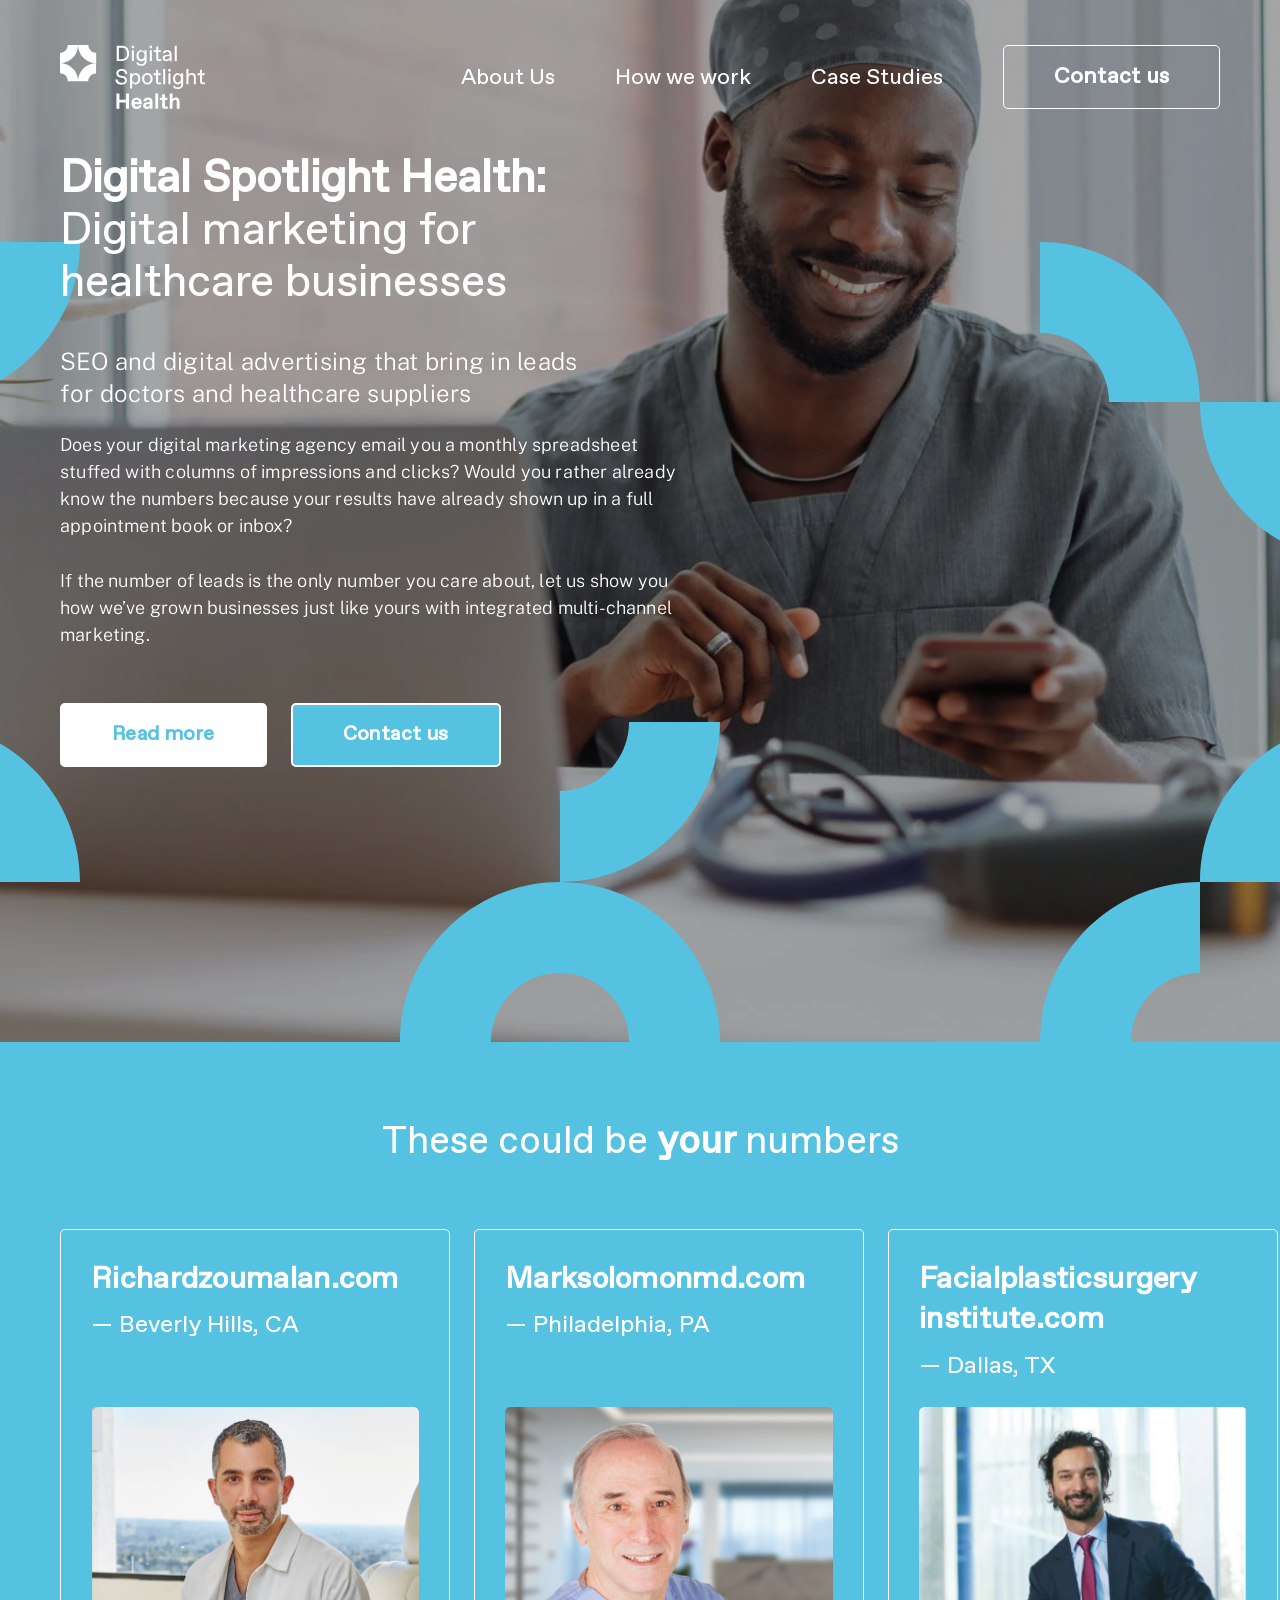
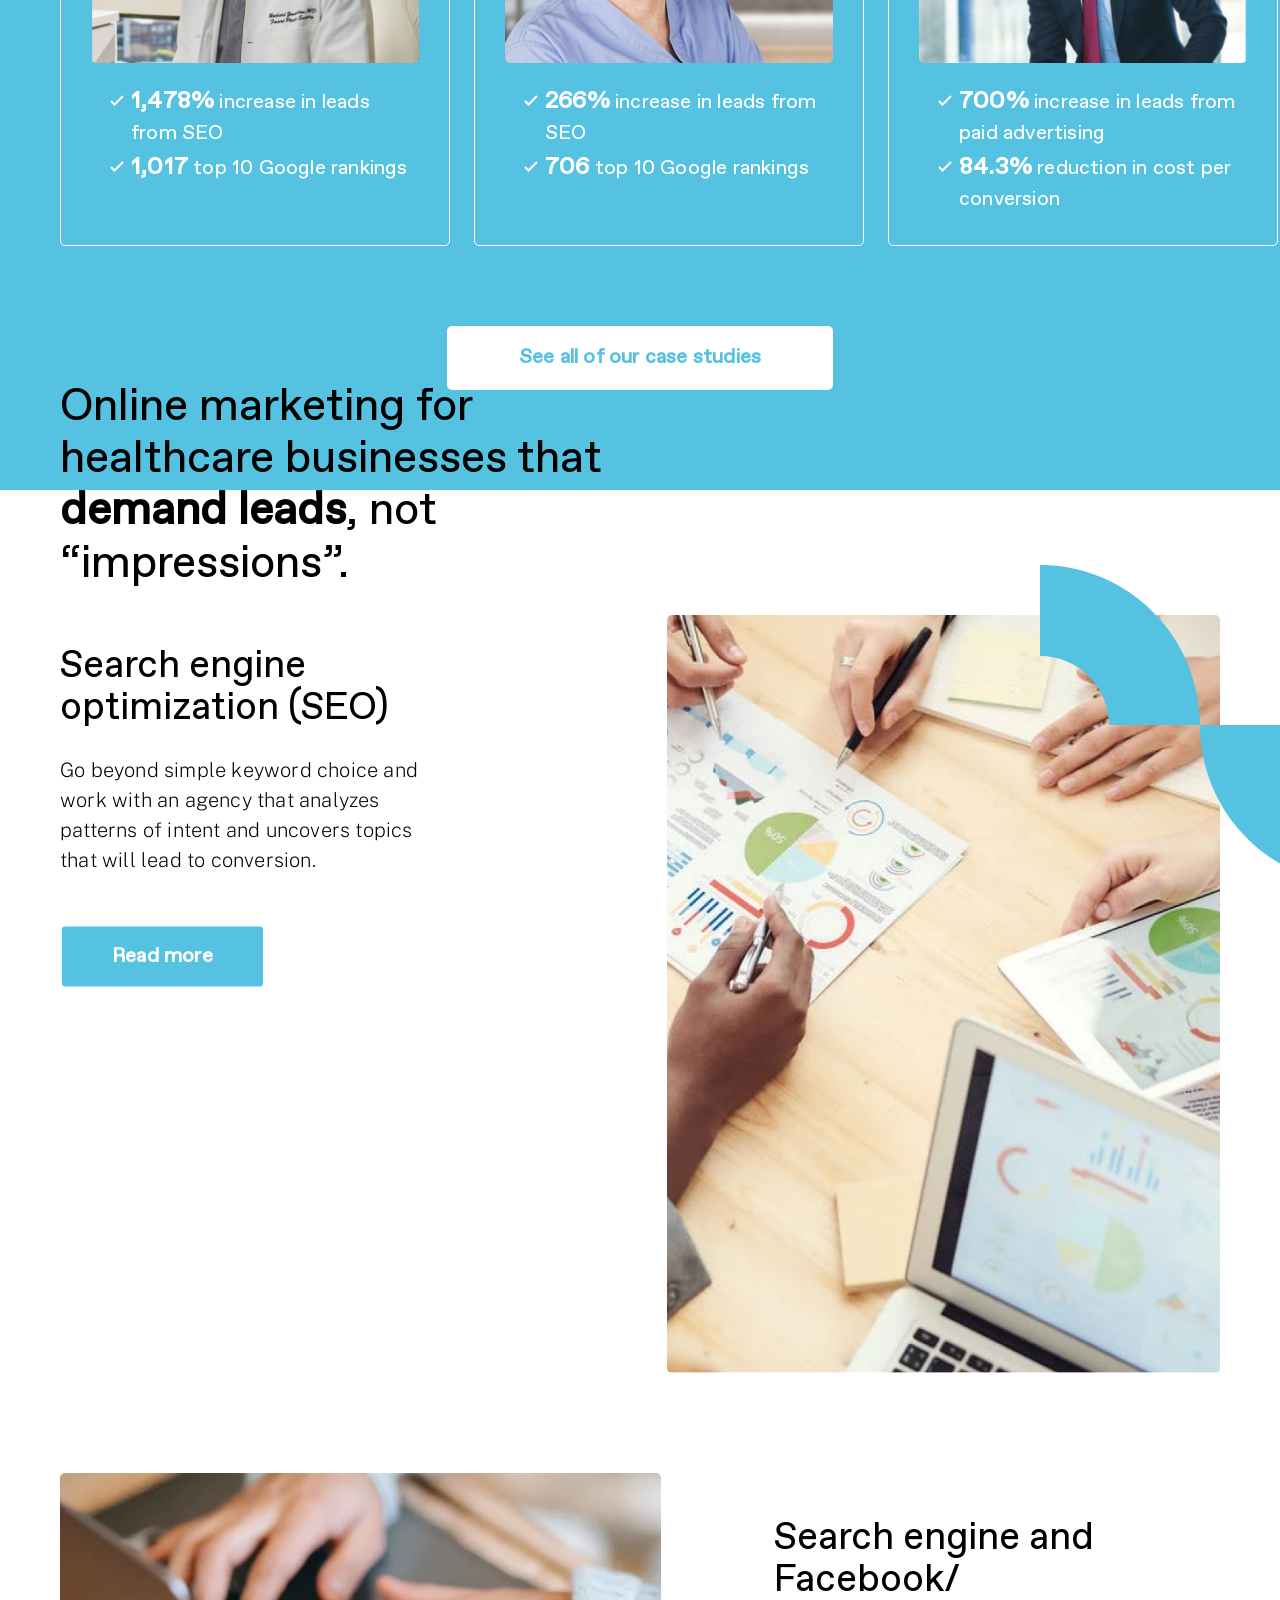
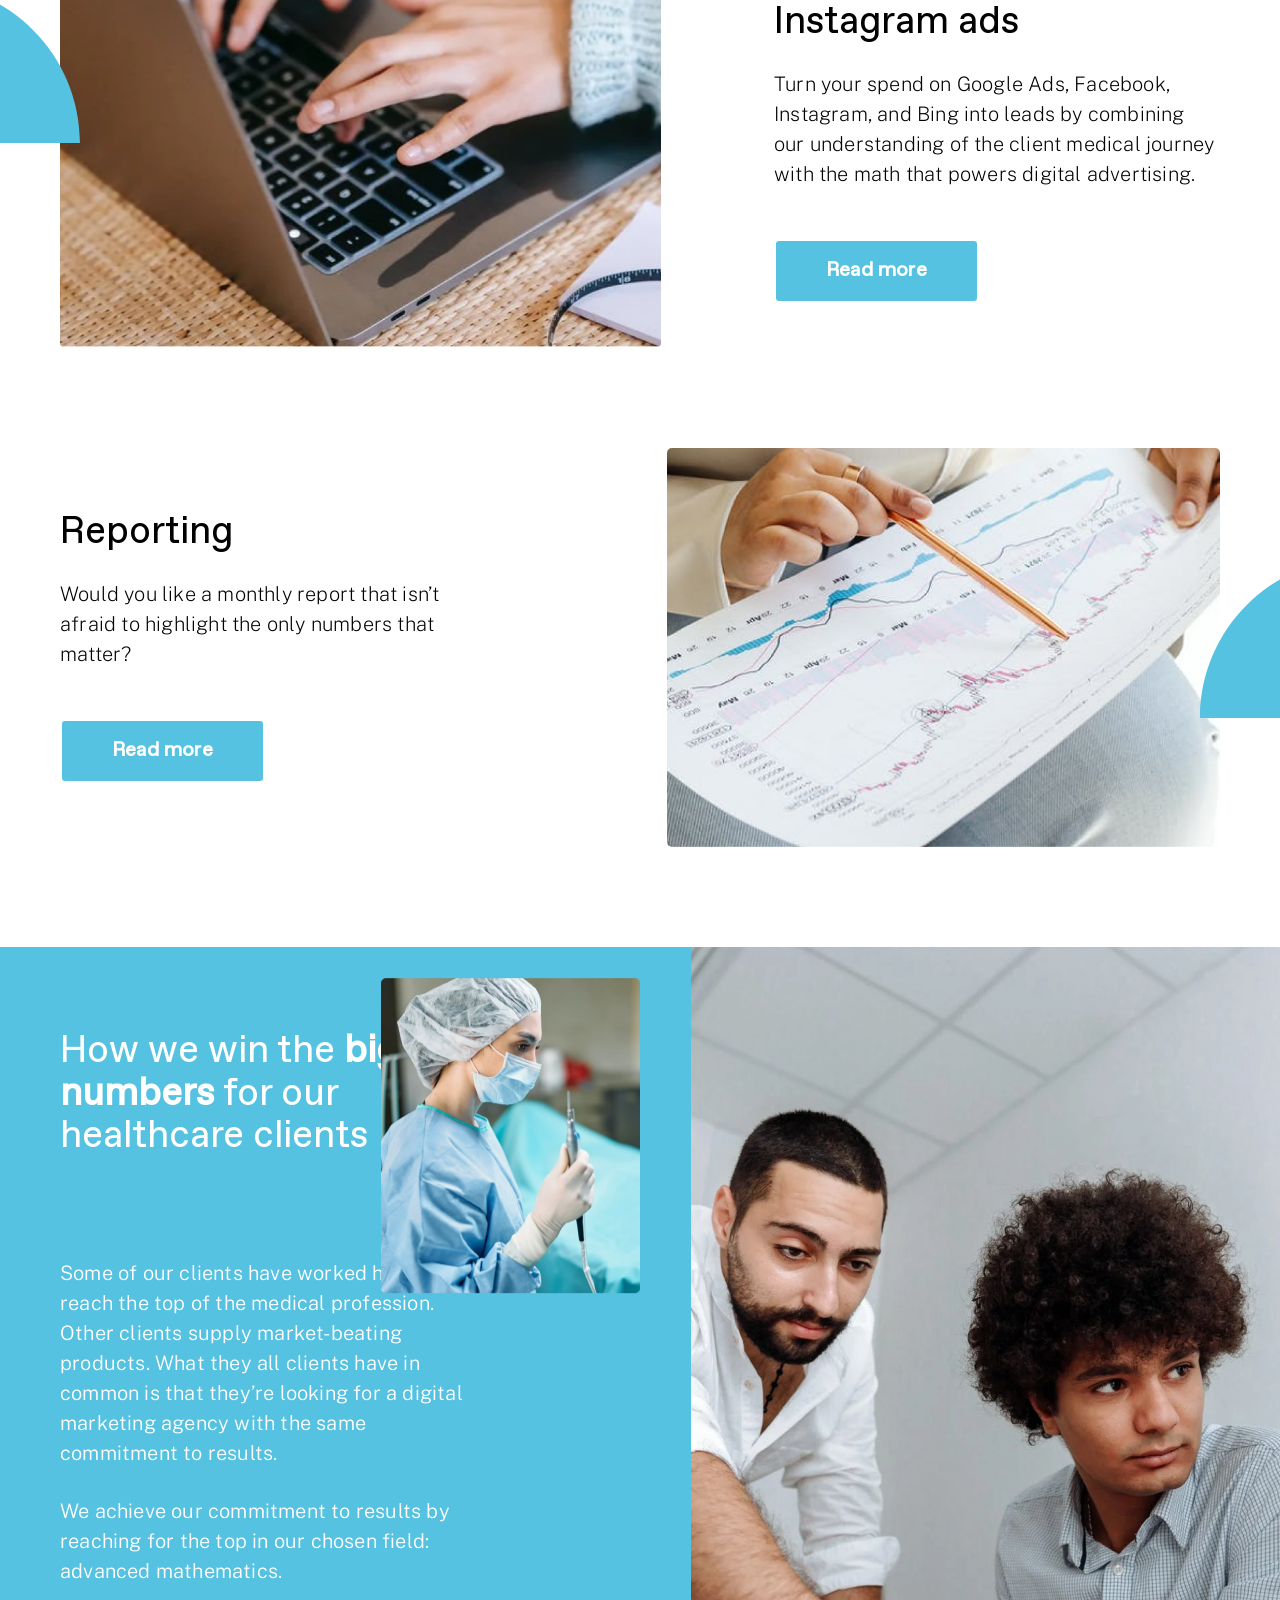
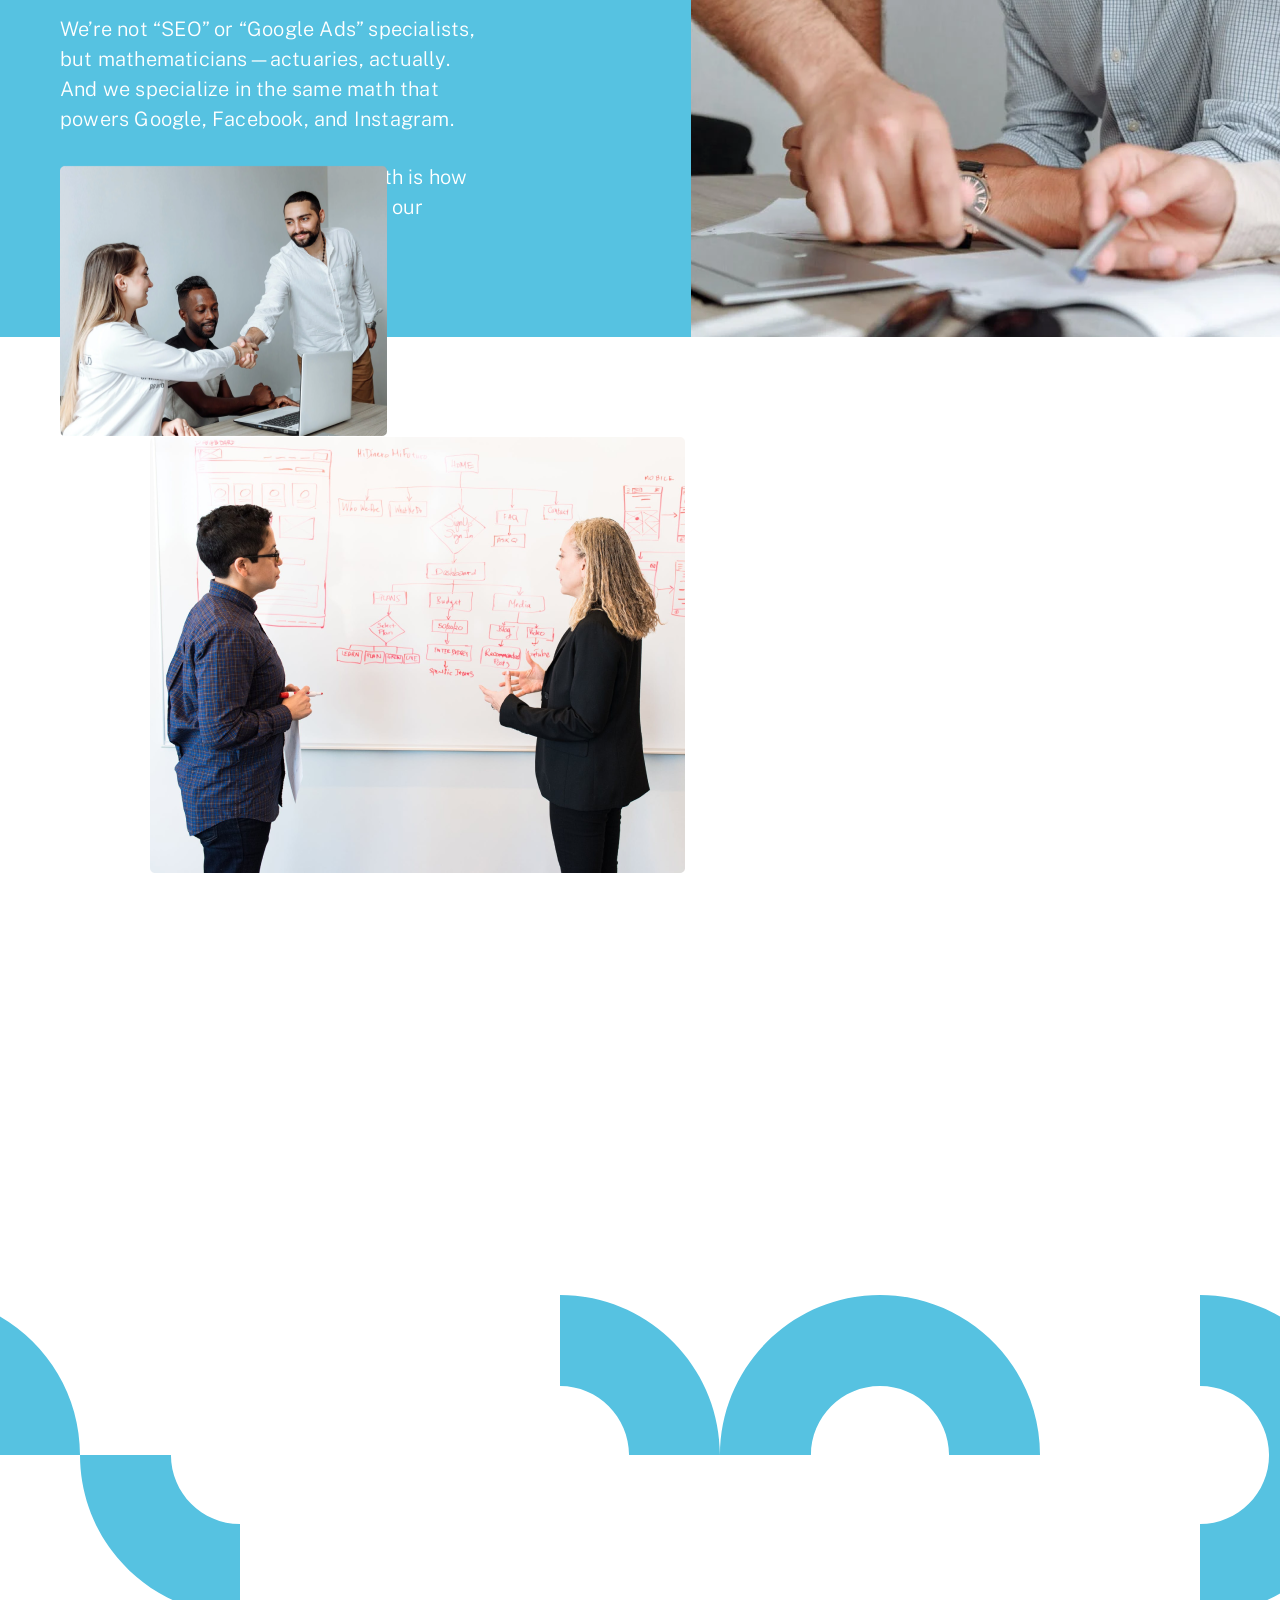
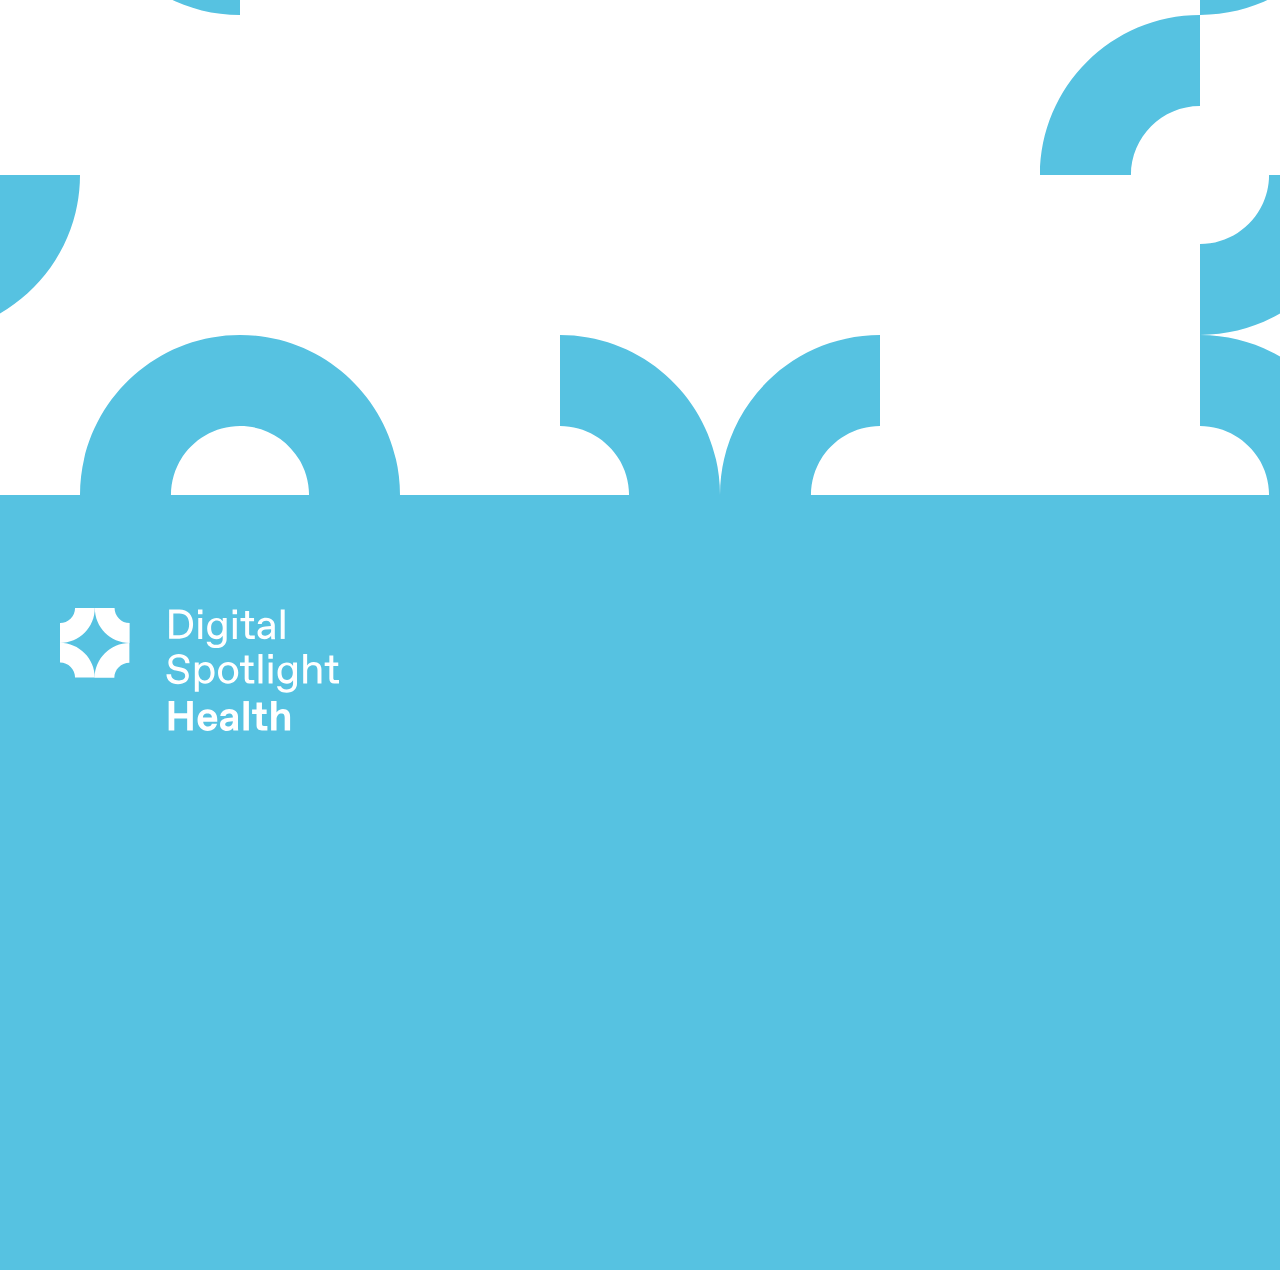
<file: index.html>
<!doctype html>
<html lang="en">
<head>
    <meta charset="UTF-8">
    <meta name="viewport" content="width=device-width, initial-scale=1, shrink-to-fit=no, user-scalable=no">
    <meta name="format-detection" content="telephone=no">
    <link rel="stylesheet" href="css/style.min.css">
    <title></title>
    <style>
    </style>
</head>
<body>
<div class="wrapper">
    <div class="mobile-nav">
        <nav class="main-nav ">
            <ul class="menu">
                <li class="menu__item">
                    <a href="#">About Us</a>
                    <div class="submenu">

                    </div>
                </li>
                <li class="menu__item"><a href="#">How we work</a></li>
                <li class="menu__item"><a href="#">Case Studies</a></li>
            </ul>
        </nav>
        <a href="#" class="btn btn--secondary">Contact Us</a>
    </div>
    <header class="header header_abs">
        <div class="header__main">
            <div class="container">
                <div class="row">
                    <a href="#" class="logo header__logo">
                        <img src="images/logo-mobile.svg" class="d-block-sm-down" alt="">
                        <img src="images/logo.svg" class="d-none-sm-down" alt="">
                    </a>
                    <nav class="main-nav header__nav d-none-md-down">
                        <ul class="menu">
                            <li class="menu__item menu__item--has-children">
                                <a href="#">About Us</a>
                                <div class="submenu">
                                    <div class="container">
                                        <div class="row">
                                            <div class="submenu__title">
                                                <h3><strong>About Digital</strong> <br>
                                                    Spotlight Health</h3>
                                            </div>
                                            <div class="submenu__links">
                                                <ul>
                                                    <li><a href="#">Making healthcare businesses shine online</a></li>
                                                    <li><a href="#"><strong>Google Premier partners</strong></a></li>
                                                    <li><a href="#">Understanding the whole picture</a></li>
                                                    <li><a href="#">Measuring leads, not clicks</a></li>
                                                    <li><a href="#">No lock-ins</a></li>
                                                    <li><a href="#">Clear, actionable information</a></li>
                                                    <li><a href="#">You won’t believe how much work we’ll do before we speak</a></li>
                                                </ul>
                                            </div>
                                        </div>
                                    </div>
                                </div>
                            </li>
                            <li class="menu__item menu__item--has-children">
                                <a href="#">How we work</a>
                                <div class="submenu">
                                    <div class="container">
                                        <div class="row">
                                            <div class="submenu__title">
                                                <h3><strong>How we work</strong> </h3>
                                            </div>
                                            <div class="submenu__links">
                                                <ul>
                                                    <li><a href="#">Making healthcare businesses shine online</a></li>
                                                    <li><a href="#"><strong>Google Premier partners</strong></a></li>
                                                    <li><a href="#">Understanding the whole picture</a></li>
                                                    <li><a href="#">Measuring leads, not clicks</a></li>
                                                    <li><a href="#">No lock-ins</a></li>
                                                    <li><a href="#">Clear, actionable information</a></li>
                                                    <li><a href="#">You won’t believe how much work we’ll do before we speak</a></li>
                                                </ul>
                                            </div>
                                        </div>
                                    </div>
                                </div>
                            </li>
                            <li class="menu__item"><a href="#">Case Studies</a></li>
                        </ul>
                    </nav>
                    <div class="btns-group header__btns d-none-md-down">
                        <a href="Contact-us.html" class="btn btn--hollow btn--lg">Contact us</a>
                    </div>
                    <div class="d-flex-md-down">
                        <a href="#" class="menu-toggle">
                            <svg class="icon"><use xlink:href="#menu"></use></svg>
                        </a>
                    </div>
                </div>
            </div>
        </div>
    </header>
    <main class="page-content">
        <section class="section-heading">
            <div class="section-heading__top parallax-bg-img" style="background-image: url(images/image-15.png);">
                <div class="shape-container">
                    <div class="shape-effect-wrap">
                        <svg class="shape-effect shape-effect--4">
                            <use xlink:href="#shape-4"></use>
                        </svg>
                    </div>
                    <div class="shape-effect-wrap">
                        <svg class="shape-effect shape-effect--1">
                            <use xlink:href="#shape-1"></use>
                        </svg>
                    </div>
                    <div class="shape-effect-wrap">
                        <svg class="shape-effect shape-effect--4">
                            <use xlink:href="#shape-4"></use>
                        </svg>
                    </div>
                    <div class="shape-effect-wrap">
                        <svg class="shape-effect shape-effect--1">
                            <use xlink:href="#shape-1"></use>
                        </svg>
                    </div>
                    <div class="shape-effect-wrap">
                        <svg class="shape-effect shape-effect--2">
                            <use xlink:href="#shape-2"></use>
                        </svg>
                    </div>
                    <div class="shape-effect-wrap">
                        <svg class="shape-effect shape-effect--4">
                            <use xlink:href="#shape-4"></use>
                        </svg>
                    </div>
                    <div class="shape-effect-wrap">
                        <svg class="shape-effect shape-effect--3">
                            <use xlink:href="#shape-3"></use>
                        </svg>
                    </div>
                    <div class="shape-effect-wrap">
                        <svg class="shape-effect shape-effect--2">
                            <use xlink:href="#shape-2"></use>
                        </svg>
                    </div>
                    <div class="shape-effect-wrap">
                        <svg class="shape-effect shape-effect--1">
                            <use xlink:href="#shape-1"></use>
                        </svg>
                    </div>
                </div>
                <div class="container">
                    <div class="row">
                        <div class="section-heading__text">
                            <h1><strong>Digital Spotlight Health:</strong> Digital marketing for healthcare businesses</h1>
                            <div class="d-none-md-down">
                                <h3>SEO and digital advertising that bring in leads for doctors and healthcare suppliers</h3>
                                <p>Does your digital marketing agency email you a monthly spreadsheet stuffed with columns of impressions and clicks? Would you rather already know the numbers because your results have already shown up in a full appointment book or inbox?</p>
                                <p>If the number of leads is the only number you care about, let us show you how we’ve grown businesses just like yours with integrated multi-channel marketing.</p>
                                <br>
                                <div class="btns-group">
                                    <a href="#" class="btn btn--secondary">Read more</a>
                                    <a href="#" class="btn btn--primary">Contact us</a>
                                </div>
                            </div>
                        </div>
                    </div>
                </div>
            </div>
            <div class="container d-block-md-down">
                <div class="section-heading__mobile-text">
                    <h3>SEO and digital advertising that bring in leads for doctors and healthcare suppliers</h3>
                    <p>Does your digital marketing agency email you a monthly spreadsheet stuffed with columns of impressions and clicks? Would you rather already know the numbers because your results have already shown up in a full appointment book or inbox?</p>
                    <p>If the number of leads is the only number you care about, let us show you how we’ve grown businesses just like yours with integrated multi-channel marketing.</p>
                    <br>
                    <div class="btns-group">
                        <a href="#" class="btn btn--secondary">Read more</a>
                        <a href="#" class="btn btn--primary">Contact us</a>
                    </div>
                </div>
            </div>
        </section>
        <section class="section-case-st">
            <div class="container">
                <div class="section-case-st__head">
                    <h2>These could be <strong>your</strong> numbers</h2>
                </div>
                <div class="section-case-st__body">
                    <div class="case-studies-list js-case-studies-list">
                        <div class="case-studies-list__item">
                            <a href="#" class="case-study">
                                <div class="case-study__head">
                                    <h3>Richardzoumalan.com</h3>
                                    <h4>— Beverly Hills, CA</h4>
                                </div>
                                <div class="case-study__img"><img src="images/image-10.png" alt=""></div>
                                <span class="case-study__stats">
                                    <ul>
                                        <li><strong>1,478%</strong> increase in leads from SEO</li>
                                        <li><strong>1,017</strong> top 10 Google rankings</li>
                                    </ul>
                                </span>
                            </a>
                        </div>
                        <div class="case-studies-list__item">
                            <a href="#" class="case-study">
                                <div class="case-study__head">
                                    <h3>Marksolomonmd.com</h3>
                                    <h4>— Philadelphia, PA</h4>
                                </div>
                                <div class="case-study__img"><img src="images/image-12.png" alt=""></div>
                                <span class="case-study__stats">
                                    <ul>
                                        <li><strong>266%</strong> increase in leads     from SEO</li>
                                        <li><strong>706</strong> top 10 Google rankings</li>
                                    </ul>
                                </span>
                            </a>
                        </div>
                        <div class="case-studies-list__item">
                            <a href="#" class="case-study">
                                <div class="case-study__head">
                                    <h3>Facialplasticsurgery
                                        institute.com</h3>
                                    <h4>— Dallas, TX</h4>
                                </div>
                                <div class="case-study__img"><img src="images/image-14.png" alt=""></div>
                                <span class="case-study__stats">
                                    <ul>
                                        <li><strong>700%</strong> increase in leads from paid advertising</li>
                                        <li><strong>84.3%</strong> reduction in cost per conversion</li>
                                    </ul>
                                </span>
                            </a>
                        </div>
                    </div>
                </div>
                <div class="section-case-st__footer">
                    <a href="#" class="btn btn--secondary">See all of our case studies</a>
                </div>
            </div>
        </section>
        <section class="section-marketing section_xlight">
            <div class="container">
                <div class="section-marketing__block">
                    <div class="section-marketing__row row">
                        <div class="section-marketing__title d-block-md-down">
                            <h1>Online marketing for healthcare businesses that <strong>demand leads</strong>, not “impressions”.</h1>
                            <h2>Search engine optimization (SEO)</h2>
                        </div>
                        <div class="section-marketing__txt translate-down-anim" data-speed="0.3">
                            <h1>Online marketing for healthcare businesses that <strong>demand leads</strong>, not “impressions”.</h1>
                            <div class="section-marketing__inner-txt">
                                <h2 class="d-none-md-down">Search engine optimization (SEO)</h2>
                                <p>Go beyond simple keyword choice and work with an agency that analyzes patterns of intent and uncovers topics that will lead to conversion.</p>
                                <a href="#" class="btn btn--primary">Read more</a>
                            </div>
                        </div>
                        <div class="section-marketing__media">
                            <img src="images/marketing-1.png" class="parallax-block" alt="">
                            <div class="shape-container">
                                <div class="shape-effect-wrap">
                                    <svg class="shape-effect shape-effect--1">
                                        <use xlink:href="#shape-1"></use>
                                    </svg>
                                </div>
                                <div class="shape-effect-wrap">
                                    <svg class="shape-effect shape-effect--3">
                                        <use xlink:href="#shape-3"></use>
                                    </svg>
                                </div>
                            </div>
                        </div>
                    </div>
                </div>
                <div class="section-marketing__block media--left">
                    <div class="section-marketing__row row">
                        <div class="section-marketing__title d-block-md-down">
                            <h2>Search engine and Facebook/ Instagram ads</h2>
                        </div>
                        <div class="section-marketing__media">
                            <img src="images/marketing-2.png" class="parallax-block" alt="">
                            <div class="shape-container">
                                <div class="shape-effect-wrap">
                                    <svg class="shape-effect shape-effect--1">
                                        <use xlink:href="#shape-1"></use>
                                    </svg>
                                </div>
                            </div>
                        </div>
                        <div class="section-marketing__txt">
                            <h2>Search engine and Facebook/ Instagram ads</h2>
                            <div class="section-marketing__inner-txt">
                                <p>Turn your spend on Google Ads, Facebook, Instagram, and Bing into leads by combining
                                    our understanding of the client medical journey with the math that powers digital advertising.</p>
                                <a href="#" class="btn btn--primary">Read more</a>
                            </div>
                        </div>
                    </div>
                </div>
                <div class="section-marketing__block">
                    <div class="section-marketing__row row">
                        <div class="section-marketing__title d-block-md-down">
                            <h2>Reporting</h2>
                        </div>
                        <div class="section-marketing__txt">
                            <h2>Reporting</h2>
                            <div class="section-marketing__inner-txt">
                                <p>Would you like a monthly report that isn’t afraid to highlight the only numbers that matter?</p>
                                <a href="#" class="btn btn--primary">Read more</a>
                            </div>
                        </div>
                        <div class="section-marketing__media">
                            <img src="images/marketing-3.png" class="parallax-block" alt="">
                            <div class="shape-container">
                                <div class="shape-effect-wrap">
                                    <svg class="shape-effect shape-effect--4">
                                        <use xlink:href="#shape-4"></use>
                                    </svg>
                                </div>
                            </div>
                        </div>
                    </div>
                </div>
            </div>
        </section>
        <section class="section-big-number">
            <div class="container">
                <div class="row">
                    <div class="section-big-number__txt">
                        <h2>How we win the <strong>big numbers</strong> for our healthcare clients</h2>
                        <p>Some of our clients have worked hard to reach the top of the medical profession.
                            Other clients supply market-beating products. What they all clients have in common
                            is that they’re looking for a digital marketing agency with the same commitment to results.</p>
                        <p>We achieve our commitment to results by reaching for the top in our chosen field: advanced mathematics.</p>
                        <p>We’re not “SEO” or “Google Ads” specialists, but mathematicians—actuaries, actually.
                            And we specialize in the same math that powers Google, Facebook, and Instagram.</p>
                        <p>Our expertise in that advanced math is how we win the numbers that we do for our clients.</p>
                    </div>
                </div>
            </div>
            <img class="img-abs " src="images/image-28.png" alt="">
        </section>
        <section class="section-leads section_xlight">
            <div class="container">
                <div class="section-leads__row row">
                    <div class="section-leads__media">
                        <img src="images/image-17.png" alt="">
                        <img class="translate-down-anim" data-speed="0.4" src="images/image-16.png" alt="">
                        <img class="translate-down-anim" data-speed="0.8" src="images/image-18.png" alt="">
                    </div>
                    <div class="section-leads__txt">
                        <h2>Are you looking for a <strong>reliable flow of leads</strong> to your healthcare business?</h2>
                        <p>If you’re a medical specialist or a healthcare supplier who would like a reliable
                            flow of leads that you can trace to the source and cost to the dollar, we should talk.
                            Our clients (and those we turn away) appreciate our approach to radical honesty.
                            They’re also often surprised that our goal is usually for our clients to spend less money—unless there’s solid data to back spending more.</p>
                        <p>If we’re not the best choice for you, we’ll tell you.</p>
                    </div>
                </div>
            </div>
        </section>
        <section class="section-signup">
            <div class="shape-container">
                <div class="shape-effect-wrap">
                    <svg class="shape-effect shape-effect--1">
                        <use xlink:href="#shape-1"></use>
                    </svg>
                </div>
                <div class="shape-effect-wrap">
                    <svg class="shape-effect shape-effect--1">
                        <use xlink:href="#shape-1"></use>
                    </svg>
                </div>
                <div class="shape-effect-wrap">
                    <svg class="shape-effect shape-effect--4">
                        <use xlink:href="#shape-4"></use>
                    </svg>
                </div>
                <div class="shape-effect-wrap">
                    <svg class="shape-effect shape-effect--1">
                        <use xlink:href="#shape-1"></use>
                    </svg>
                </div>
                <div class="shape-effect-wrap">
                    <svg class="shape-effect shape-effect--1">
                        <use xlink:href="#shape-1"></use>
                    </svg>
                </div>
                <div class="shape-effect-wrap">
                    <svg class="shape-effect shape-effect--3">
                        <use xlink:href="#shape-3"></use>
                    </svg>
                </div>
                <div class="shape-effect-wrap">
                    <svg class="shape-effect shape-effect--2">
                        <use xlink:href="#shape-2"></use>
                    </svg>
                </div>
                <div class="shape-effect-wrap">
                    <svg class="shape-effect shape-effect--4">
                        <use xlink:href="#shape-4"></use>
                    </svg>
                </div>
                <div class="shape-effect-wrap">
                    <svg class="shape-effect shape-effect--2">
                        <use xlink:href="#shape-2"></use>
                    </svg>
                </div>
                <div class="shape-effect-wrap">
                    <svg class="shape-effect shape-effect--2">
                        <use xlink:href="#shape-2"></use>
                    </svg>
                </div>
                <div class="shape-effect-wrap">
                    <svg class="shape-effect shape-effect--4">
                        <use xlink:href="#shape-4"></use>
                    </svg>
                </div>
                <div class="shape-effect-wrap">
                    <svg class="shape-effect shape-effect--1">
                        <use xlink:href="#shape-1"></use>
                    </svg>
                </div>
                <div class="shape-effect-wrap">
                    <svg class="shape-effect shape-effect--1">
                        <use xlink:href="#shape-1"></use>
                    </svg>
                </div>
                <div class="shape-effect-wrap">
                    <svg class="shape-effect shape-effect--4">
                        <use xlink:href="#shape-4"></use>
                    </svg>
                </div>
                <div class="shape-effect-wrap">
                    <svg class="shape-effect shape-effect--1">
                        <use xlink:href="#shape-1"></use>
                    </svg>
                </div>
            </div>
            <div class="container">
                <h2><strong>Sign up now</strong> to get all of our best news and updates.</h2>
                <div class="subscribe-form">
                    <form method="post" id="" action="">
                        <div class="gform_body">
                            <ul id="gform_fields_1" class="gform_fields top_label form_sublabel_below description_below">
                                <li id="field_1_1" class="gfield field_sublabel_below field_description_below hidden_label gfield_visibility_visible">
                                    <div class="ginput_container ginput_container_text">
                                        <input name="input_1" id="input_1_1" type="email" value="" class="large" placeholder="Enter your email" aria-invalid="false">
                                    </div>
                                </li>
                            </ul>
                        </div>
                        <div class="gform_footer top_label">
                            <input type="submit" id="gform_submit_buon_1" class="gform_button button" value="Enter" onclick="if(window[&quot;gf_submitting_1&quot;]){return false;}  window[&quot;gf_submitting_1&quot;]=true;  " onkeypress="if( event.keyCode == 13 ){ if(window[&quot;gf_submitting_1&quot;]){return false;} window[&quot;gf_submitting_1&quot;]=true;  jQuery(&quot;#gform_1&quot;).trigger(&quot;submit&quot;,[true]); }">
                            <input type="hidden" class="gform_hidden" name="is_submit_1" value="1">
                            <input type="hidden" class="gform_hidden" name="gform_submit" value="1">

                            <input type="hidden" class="gform_hidden" name="gform_unique_id" value="">
                            <input type="hidden" class="gform_hidden" name="state_1" value="WyJbXSIsIjJhOGQ5ZGM1NTkxMTZhODM0ZWVlOGM4ZDdlOTk0OWFjIl0=">
                            <input type="hidden" class="gform_hidden" name="gform_target_page_number_1" id="gform_target_page_number_1" value="0">
                            <input type="hidden" class="gform_hidden" name="gform_source_page_number_1" id="gform_source_page_number_1" value="1">
                            <input type="hidden" name="gform_field_values" value="">

                        </div>
                    </form>
                </div>
            </div>
        </section>
    </main>
    <footer class="footer">
        <div class="container">
            <div class="footer__top">
                <div class="footer__row row">
                    <a href="#" class="logo">
                        <img src="images/logo-mobile.svg" class="d-block-sm-down" alt="">
                        <img src="images/logo.svg" class="d-none-sm-down" alt="">
                    </a>
                    <div class="footer__widgets footer__col">
                        <div class="widgets">
                            <h4>Menu</h4>
                            <ul>
                                <li><a href="#">About Us</a></li>
                                <li><a href="#">How we work</a></li>
                                <li><a href="#">Case studies</a></li>
                                <li><a href="#">Contact Us</a></li>
                            </ul>
                        </div>
                        <div class="widgets">
                            <h4>Contact</h4>
                            <ul>
                                <li><a target="_blank" href="#">Facebook</a></li>
                                <li><a target="_blank" href="#">LinkedIn</a></li>
                                <li><a target="_blank" href="#">Twitter</a></li>
                            </ul>
                        </div>
                    </div>
                </div>
            </div>
            <div class="footer__subscribe">
                <div class="footer__row row">
                    <div class="footer__widgets footer__col">
                        <h4>Subscribe</h4>
                        <div class="subscribe-form">
                            <form method="post" id="" action="">
                                <div class="gform_body">
                                    <ul id="gform_fields_1" class="gform_fields top_label form_sublabel_below description_below">
                                        <li id="field_1_1" class="gfield field_sublabel_below field_description_below hidden_label gfield_visibility_visible">
                                            <div class="ginput_container ginput_container_text">
                                                <input name="input_1" id="input_1_1" type="email" value="" class="large" placeholder="Enter your email" aria-invalid="false">
                                            </div>
                                        </li>
                                    </ul>
                                </div>
                                <div class="gform_footer top_label">
                                    <input type="submit" id="gform_submit_buon_1" class="gform_button button" value="Enter" onclick="if(window[&quot;gf_submitting_1&quot;]){return false;}  window[&quot;gf_submitting_1&quot;]=true;  " onkeypress="if( event.keyCode == 13 ){ if(window[&quot;gf_submitting_1&quot;]){return false;} window[&quot;gf_submitting_1&quot;]=true;  jQuery(&quot;#gform_1&quot;).trigger(&quot;submit&quot;,[true]); }">
                                    <input type="hidden" class="gform_hidden" name="is_submit_1" value="1">
                                    <input type="hidden" class="gform_hidden" name="gform_submit" value="1">

                                    <input type="hidden" class="gform_hidden" name="gform_unique_id" value="">
                                    <input type="hidden" class="gform_hidden" name="state_1" value="WyJbXSIsIjJhOGQ5ZGM1NTkxMTZhODM0ZWVlOGM4ZDdlOTk0OWFjIl0=">
                                    <input type="hidden" class="gform_hidden" name="gform_target_page_number_1" id="gform_target_page_number_1" value="0">
                                    <input type="hidden" class="gform_hidden" name="gform_source_page_number_1" id="gform_source_page_number_1" value="1">
                                    <input type="hidden" name="gform_field_values" value="">

                                </div>
                            </form>
                        </div>
                    </div>
                </div>
            </div>
            <div class="footer__bottom">
                <div>2022 © Digital Spotlight - <a href="#">Terms and Conditions</a> | <a href="#">Privacy Policy</a></div>
            </div>
        </div>
    </footer>
</div>

<svg width="0" height="0" class="hidden" style="display: none">
    <symbol fill="none" xmlns="http://www.w3.org/2000/svg" viewBox="0 0 45 40" id="close">
        <line y1="-1" x2="55.9017" y2="-1" transform="matrix(0.73343 0.679765 -0.609786 0.792566 2 2)" stroke="currentColor" stroke-width="2"></line>
        <line y1="-1" x2="55.9017" y2="-1" transform="matrix(-0.73343 0.679765 0.609786 0.792566 43 2)" stroke="currentColor" stroke-width="2"></line>
    </symbol>
    <symbol fill="none" xmlns="http://www.w3.org/2000/svg" viewBox="0 0 45 40" id="menu">
        <line y1="1" x2="45" y2="1" stroke="currentColor" stroke-width="2"></line>
        <line y1="20" x2="45" y2="20" stroke="currentColor" stroke-width="2"></line>
        <line y1="39.001" x2="45" y2="39.001" stroke="currentColor" stroke-width="2"></line>
    </symbol>
    <symbol fill="none" xmlns="http://www.w3.org/2000/svg" viewBox="0 0 160 160" id="shape-1">
        <path d="M160 160L69.0498 160C69.0498 121.918 38.082 90.9503 5.49986e-05 90.9503L4.70475e-05 1.39876e-05C88.1605 6.28041e-06 160 71.7001 160 160Z" fill="currentColor"></path>
    </symbol>
    <symbol fill="none" xmlns="http://www.w3.org/2000/svg" viewBox="0 0 160 160" id="shape-2">
        <path d="M6.10352e-05 160L5.70596e-05 69.0498C38.082 69.0498 69.0498 38.082 69.0498 5.80169e-05L160 5.40413e-05C160 88.1605 88.3 160 6.10352e-05 160Z" fill="currentColor"></path>
    </symbol>
    <symbol fill="none" xmlns="http://www.w3.org/2000/svg" viewBox="0 0 160 160" id="shape-3">
        <path d="M0 0L90.9502 0C90.9502 38.082 121.918 69.0497 160 69.0497L160 160C71.8395 160 0 88.2999 0 0Z" fill="currentColor"></path>
    </symbol>
    <symbol fill="none" xmlns="http://www.w3.org/2000/svg" viewBox="0 0 160 160" id="shape-4">
        <path d="M160 0L160 90.9502C121.918 90.9502 90.9503 121.918 90.9503 160L-6.99382e-06 160C-3.14021e-06 71.8395 71.7001 -3.85971e-06 160 0Z" fill="currentColor"></path>
    </symbol>
    <symbol fill="none" xmlns="http://www.w3.org/2000/svg" viewBox="0 0 79 79" id="arrow-bordered">
        <path d="M16.9855 78.6719L19.5987 78.6719L39.1973 78.6719L58.7959 78.6719L61.4091 78.6719C61.4091 69.3296 69.0852 61.6262 78.3945 61.6262L78.3945 59.0038L78.3945 39.3358L78.3945 19.6677L78.3945 17.0453C69.0852 17.0453 61.4091 9.342 61.4091 -0.00031895L58.7959 -0.000318721L39.1973 -0.000317008L19.5987 -0.000315294L16.9855 -0.000315066C16.9855 9.34201 9.3094 17.0453 6.3277e-05 17.0453L6.35062e-05 19.6677L6.52257e-05 39.3358L6.69451e-05 59.0038L6.71744e-05 61.6262C9.30941 61.6262 16.9855 69.3296 16.9855 78.6719Z" fill="currentColor"></path>
        <path fill-rule="evenodd" clip-rule="evenodd" d="M17.4754 35.0745L57.4893 35.0745L57.4893 43.2695L17.4754 43.2695L17.4754 35.0745Z" fill="white"></path>
        <path fill-rule="evenodd" clip-rule="evenodd" d="M44.6824 57.8193L38.9385 51.9943L51.6999 39.3211L38.1072 25.6803C38.1071 25.6802 38.1067 25.6797 40.9938 22.7824C43.881 19.885 43.881 19.885 43.8811 19.8851L63.2788 39.3515L44.6824 57.8193Z" fill="white"></path>
    </symbol>
    <symbol fill="none" xmlns="http://www.w3.org/2000/svg" viewBox="0 0 79 79" id="plus-bordered">
        <path d="M16.9855 78.6719L19.5987 78.6719L39.1973 78.6719L58.7959 78.6719L61.4091 78.6719C61.4091 69.3296 69.0852 61.6262 78.3945 61.6262L78.3945 59.0038L78.3945 39.3358L78.3945 19.6677L78.3945 17.0453C69.0852 17.0453 61.4091 9.342 61.4091 -0.00031895L58.7959 -0.000318721L39.1973 -0.000317008L19.5987 -0.000315294L16.9855 -0.000315066C16.9855 9.34201 9.3094 17.0453 6.3277e-05 17.0453L6.35062e-05 19.6677L6.52257e-05 39.3358L6.69451e-05 59.0038L6.71744e-05 61.6262C9.30941 61.6262 16.9855 69.3296 16.9855 78.6719Z" fill="currentColor"></path>
        <path fill-rule="evenodd" clip-rule="evenodd" d="M18.9998 35.0745L59.0137 35.0745L59.0137 43.2695L18.9998 43.2695L18.9998 35.0745Z" fill="white"></path>
        <path fill-rule="evenodd" clip-rule="evenodd" d="M34.9095 59.1789L34.9095 19.165L43.1045 19.165L43.1045 59.1789L34.9095 59.1789Z" fill="white"></path>
    </symbol>
    <symbol fill="none" xmlns="http://www.w3.org/2000/svg" viewBox="0 0 18 14" id="quote">
        <path d="M16.045 0.544997H17.89V3.92H16.27C15.31 3.92 14.605 4.19 14.155 4.73C13.705 5.27 13.48 5.975 13.48 6.845V7.295H16.405V13.82H9.88V6.62C9.88 5 10.465 3.59 11.635 2.39C12.835 1.16 14.305 0.544997 16.045 0.544997ZM6.82 0.544997H8.665V3.92H7.045C6.085 3.92 5.38 4.19 4.93 4.73C4.48 5.27 4.255 5.975 4.255 6.845V7.295H7.18V13.82H0.655V6.62C0.655 5 1.24 3.59 2.41 2.39C3.61 1.16 5.08 0.544997 6.82 0.544997Z" fill="currentColor"></path>
    </symbol>
</svg>
<script src="https://ajax.googleapis.com/ajax/libs/jquery/3.4.1/jquery.min.js"></script>
<script src="js/slick.min.js"></script>
<script src="js/scrollreveal.js"></script>
<script src="js/simpleParallax.min.js"></script>
<script src="js/custom.js"></script>
</body>
</html>
</file>
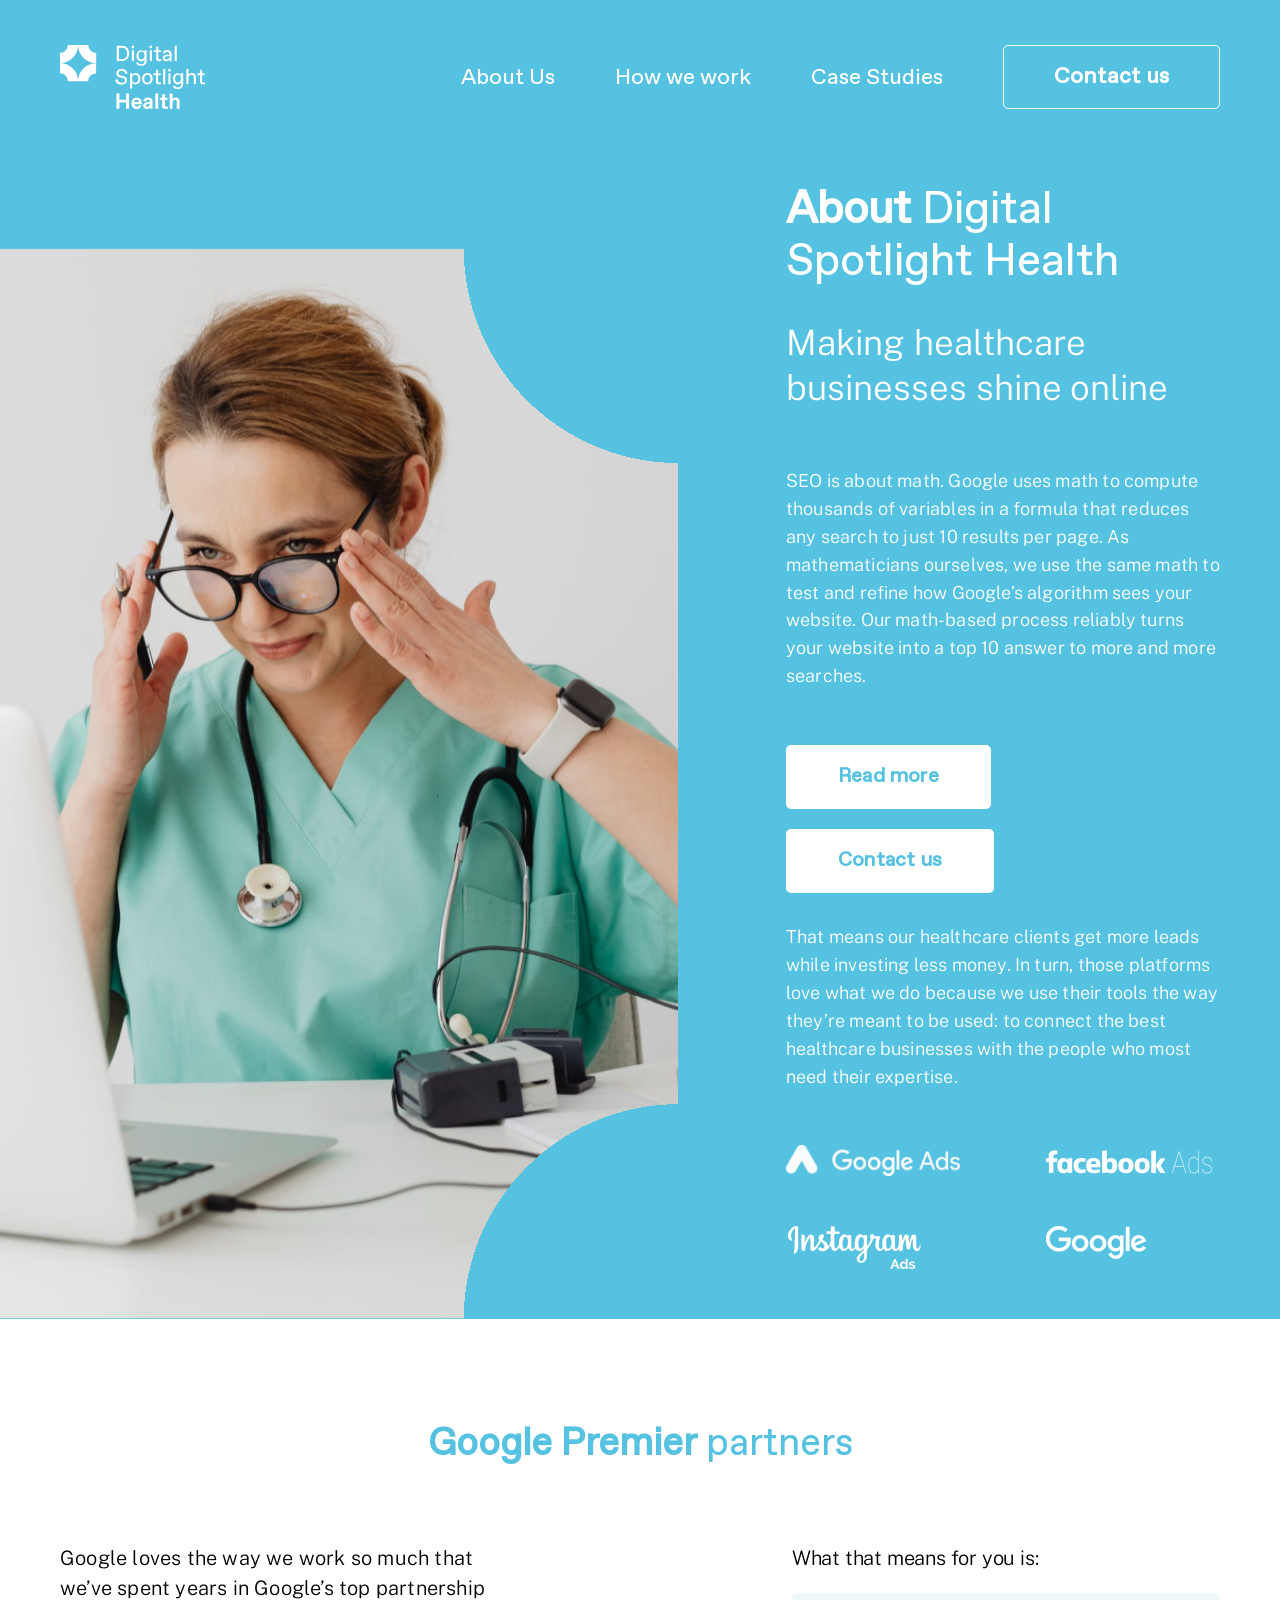
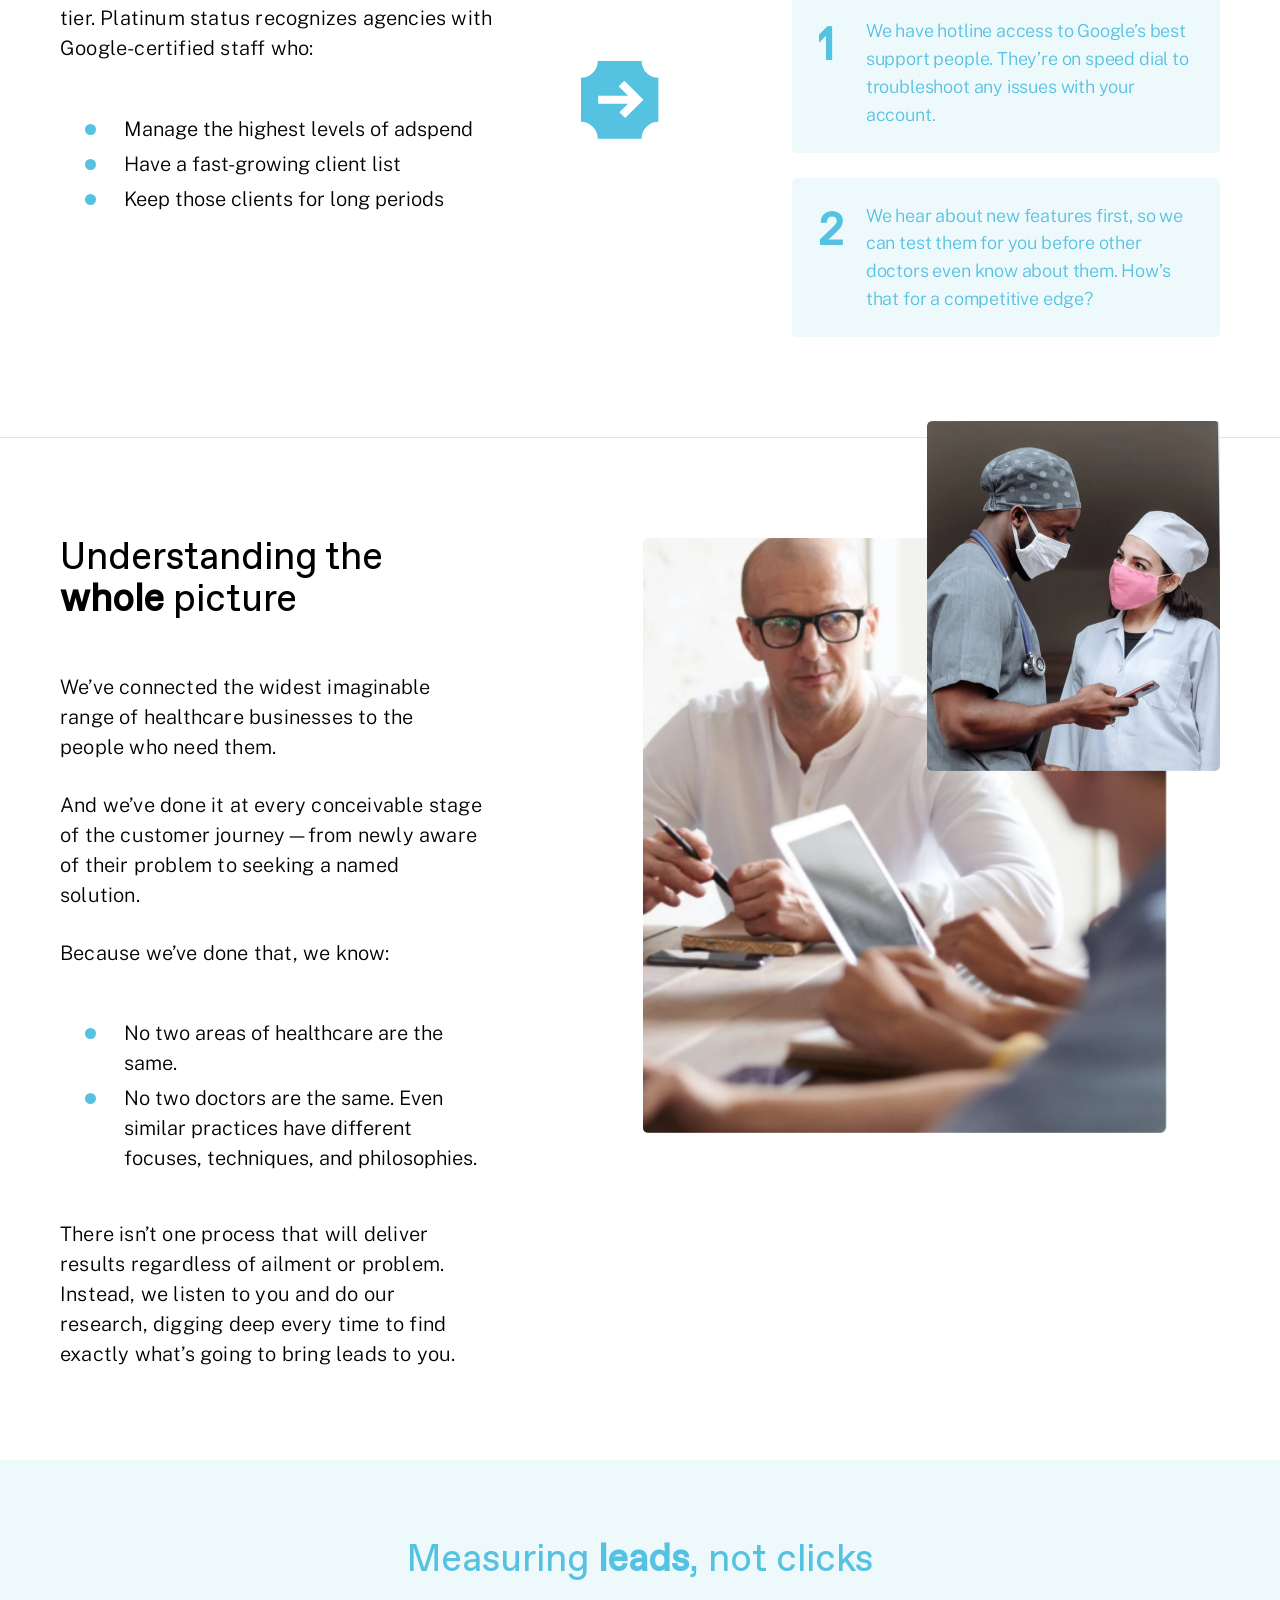
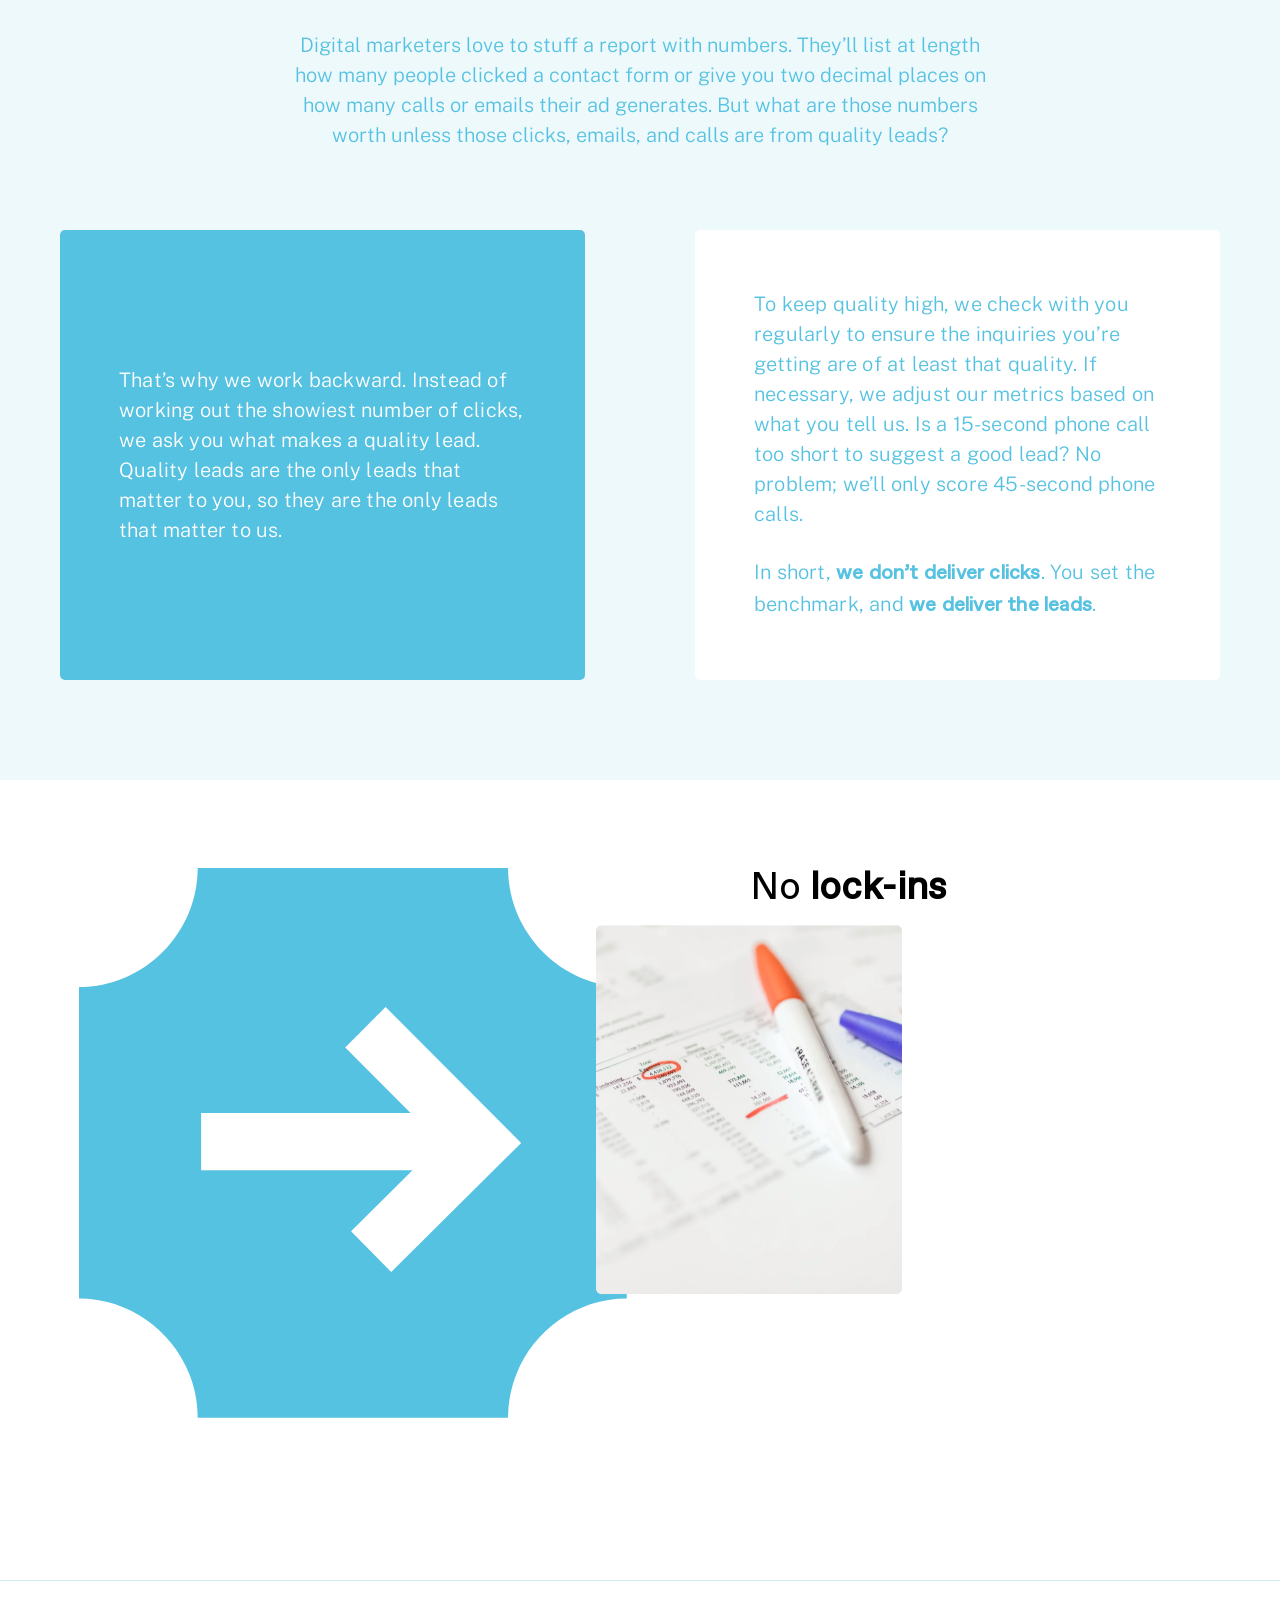
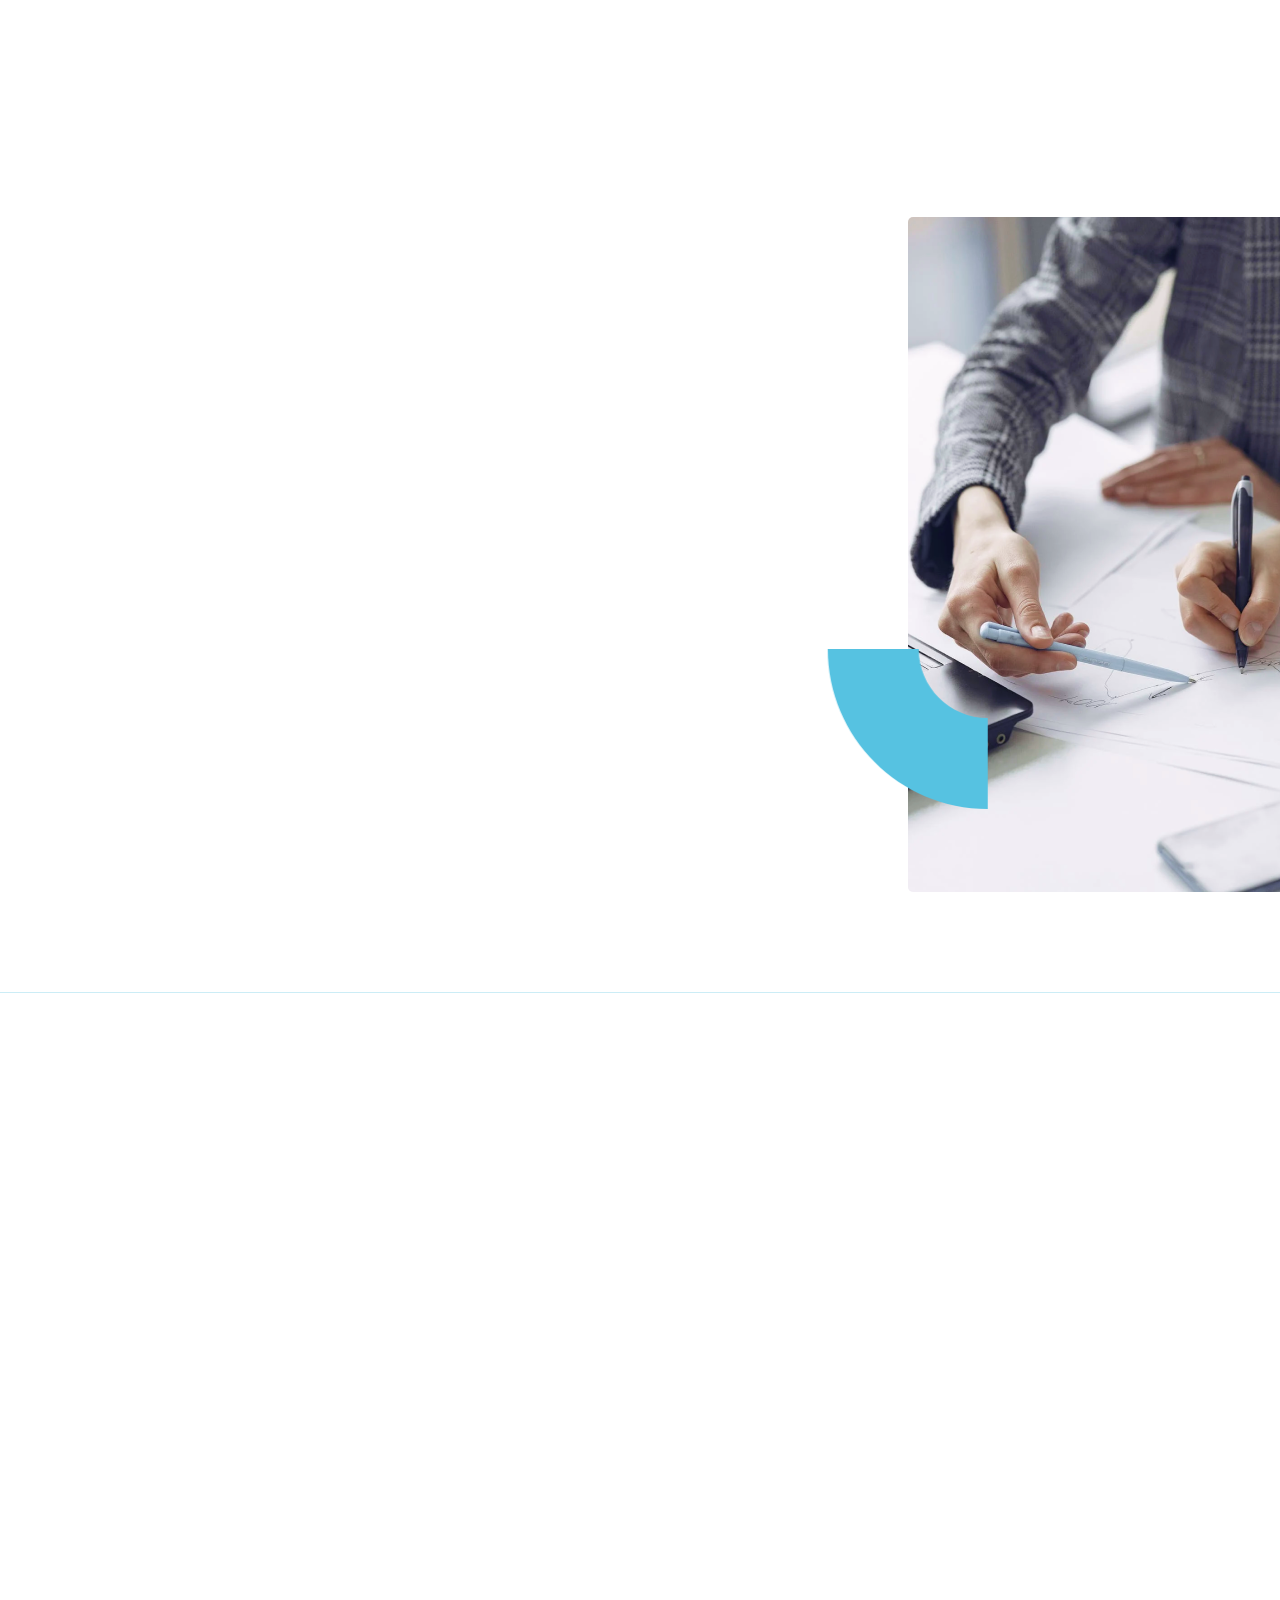
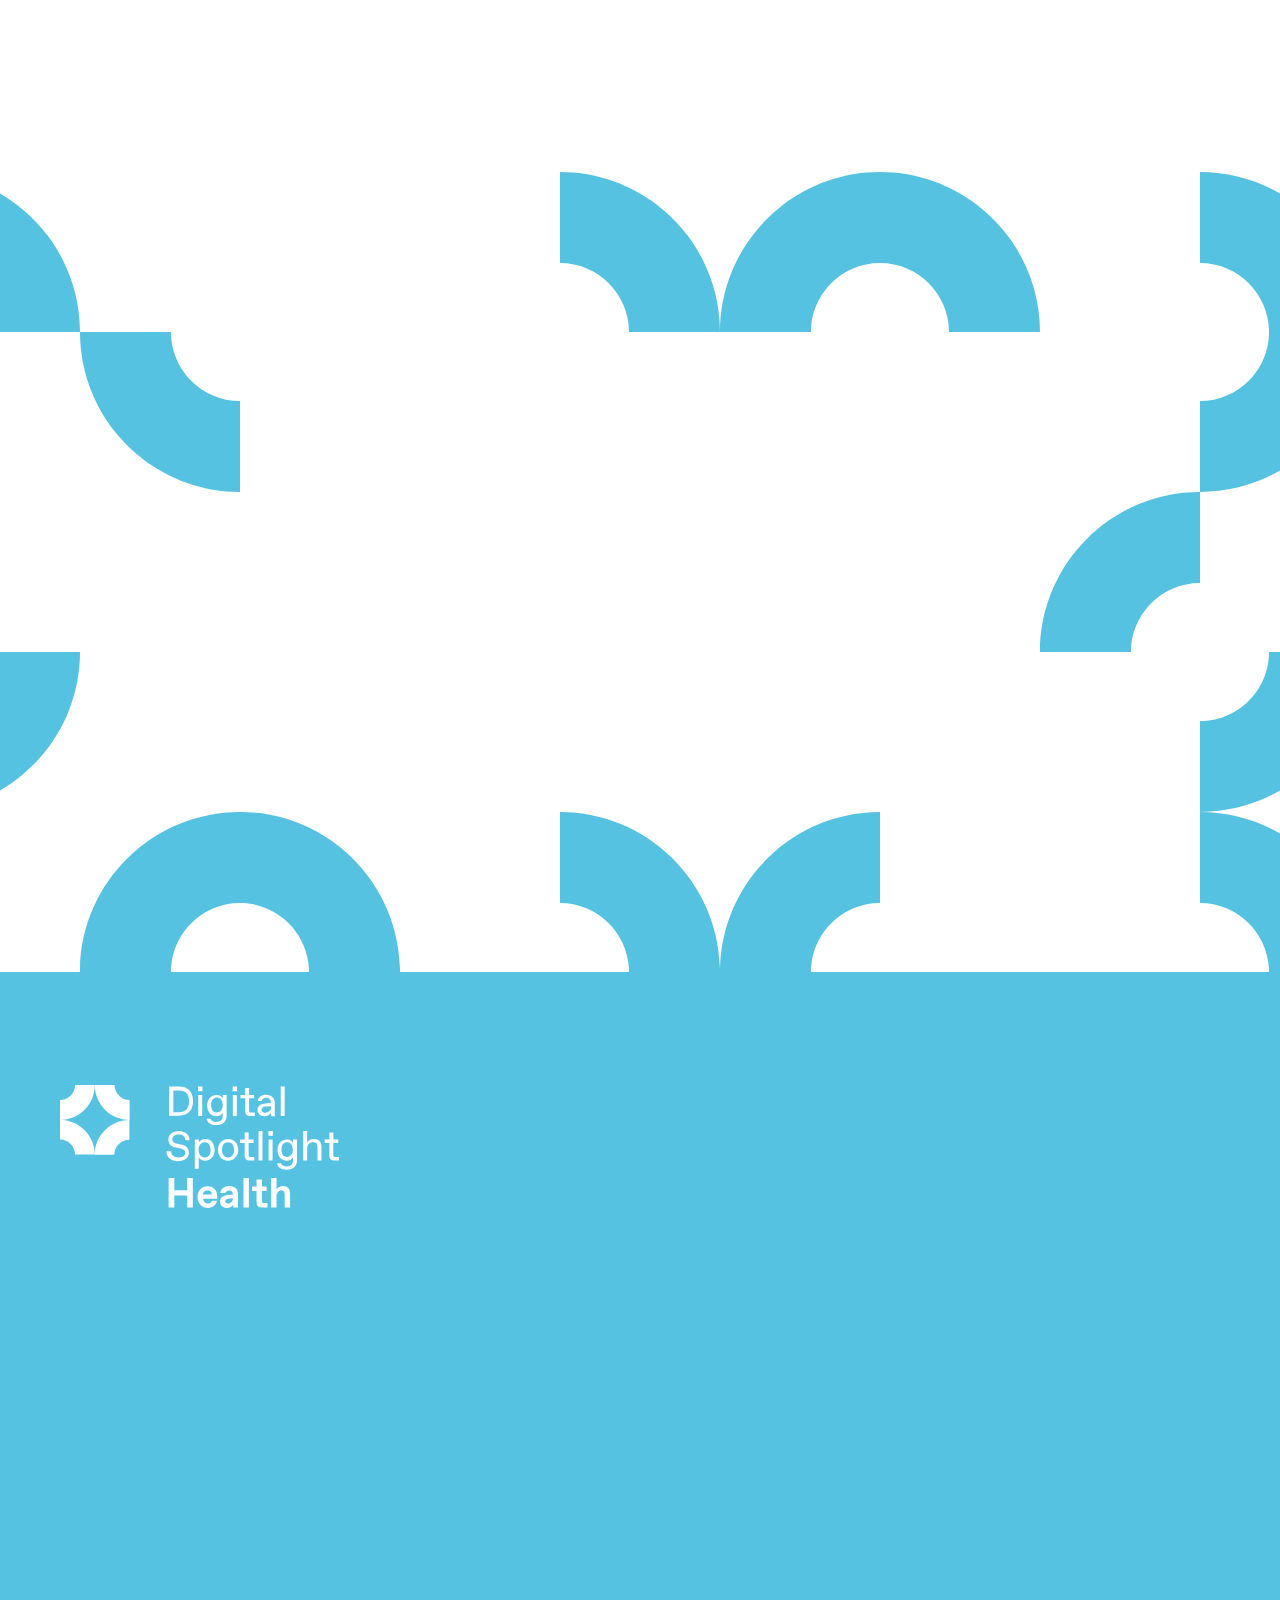
<file: About.html>
<!doctype html>
<html lang="en">
<head>
    <meta charset="UTF-8">
    <meta name="viewport" content="width=device-width, initial-scale=1, shrink-to-fit=no, user-scalable=no">
    <meta name="format-detection" content="telephone=no">
    <link rel="stylesheet" href="css/style.min.css">
    <title></title>
    <style>
    </style>
</head>
<body>
<div class="wrapper">
    <div class="mobile-nav">
        <nav class="main-nav ">
            <ul class="menu">
                <li class="menu__item">
                    <a href="#">About Us</a>
                    <div class="submenu">

                    </div>
                </li>
                <li class="menu__item"><a href="#">How we work</a></li>
                <li class="menu__item"><a href="#">Case Studies</a></li>
            </ul>
        </nav>
        <a href="#" class="btn btn--secondary">Contact Us</a>
    </div>
    <header class="header header_abs">
        <div class="header__main">
            <div class="container">
                <div class="row">
                    <a href="#" class="logo header__logo">
                        <img src="images/logo-mobile.svg" class="d-block-sm-down" alt="">
                        <img src="images/logo.svg" class="d-none-sm-down" alt="">
                    </a>
                    <nav class="main-nav header__nav d-none-md-down">
                        <ul class="menu">
                            <li class="menu__item menu__item--has-children">
                                <a href="#">About Us</a>
                                <div class="submenu">
                                    <div class="container">
                                        <div class="row">
                                            <div class="submenu__title">
                                                <h3><strong>About Digital</strong> <br>
                                                    Spotlight Health</h3>
                                            </div>
                                            <div class="submenu__links">
                                                <ul>
                                                    <li><a href="#">Making healthcare businesses shine online</a></li>
                                                    <li><a href="#"><strong>Google Premier partners</strong></a></li>
                                                    <li><a href="#">Understanding the whole picture</a></li>
                                                    <li><a href="#">Measuring leads, not clicks</a></li>
                                                    <li><a href="#">No lock-ins</a></li>
                                                    <li><a href="#">Clear, actionable information</a></li>
                                                    <li><a href="#">You won’t believe how much work we’ll do before we speak</a></li>
                                                </ul>
                                            </div>
                                        </div>
                                    </div>
                                </div>
                            </li>
                            <li class="menu__item menu__item--has-children">
                                <a href="#">How we work</a>
                                <div class="submenu">
                                    <div class="container">
                                        <div class="row">
                                            <div class="submenu__title">
                                                <h3><strong>How we work</strong> </h3>
                                            </div>
                                            <div class="submenu__links">
                                                <ul>
                                                    <li><a href="#">Making healthcare businesses shine online</a></li>
                                                    <li><a href="#"><strong>Google Premier partners</strong></a></li>
                                                    <li><a href="#">Understanding the whole picture</a></li>
                                                    <li><a href="#">Measuring leads, not clicks</a></li>
                                                    <li><a href="#">No lock-ins</a></li>
                                                    <li><a href="#">Clear, actionable information</a></li>
                                                    <li><a href="#">You won’t believe how much work we’ll do before we speak</a></li>
                                                </ul>
                                            </div>
                                        </div>
                                    </div>
                                </div>
                            </li>
                            <li class="menu__item"><a href="#">Case Studies</a></li>
                        </ul>
                    </nav>
                    <div class="btns-group header__btns d-none-md-down">
                        <a href="#" class="btn btn--hollow btn--lg">Contact us</a>
                    </div>
                    <div class="d-flex-md-down">
                        <a href="#" class="menu-toggle">
                            <svg class="icon"><use xlink:href="#menu"></use></svg>
                        </a>
                    </div>
                </div>
            </div>
        </div>
    </header>
    <main class="page-content">
        <section class="section-about">
            <img class="img-abs" src="images/image-181.png" alt="">
            <div class="container">
                <div class="row">
                    <div class="section-about__txt">
                        <h1><strong>About</strong> Digital Spotlight Health</h1>
                        <h3>Making healthcare businesses shine online</h3>
                        <p>SEO is about math. Google uses math to compute thousands of variables in a formula that reduces any search to just 10 results per page.
                            As mathematicians ourselves, we use the same math to test and refine how Google’s algorithm sees your website.
                            Our math-based process reliably turns your website into a top 10 answer to more and more searches.</p>
                        <div class="btns-group">
                            <a class="btn btn--secondary" href="#">Read more</a>
                            <a class="btn btn--secondary" href="#">Contact us</a>
                        </div>
                        <p>That means our healthcare clients get more leads while investing less money.
                            In turn, those platforms love what we do because we use their tools the way they’re meant to be used:
                            to connect the best healthcare businesses with the people who most need their expertise.</p>
                        <div class="section-about__ads">
                            <a href="#"><img src="images/google-advs.png"></a>
                            <a href="#"><img src="images/facebook-advs.png"></a>
                            <a href="#"><img src="images/insta-advs.png"></a>
                            <a href="#"><img src="images/google.png"></a>
                        </div>
                    </div>
                </div>
            </div>
        </section>
        <section class="section-prem-partners">
            <div class="container">
                <h2><strong>Google Premier</strong> partners</h2>
                <div class="section-prem-partners__row row">
                    <div class="section-prem-partners__txt">
                        <p>Google loves the way we work so much that we’ve spent years in Google’s top partnership tier.
                            Platinum status recognizes agencies with Google-certified staff who:</p>
                        <ul class="custom-list">
                            <li>Manage the highest levels of adspend</li>
                            <li>Have a fast-growing client list</li>
                            <li>Keep those clients for long periods</li>
                        </ul>
                        <svg class="icon"><use xlink:href="#arrow-bordered"></use></svg>
                    </div>
                    <div class="section-prem-partners__cols">
                        <p>What that means for you is:</p>
                        <ol>
                            <li>We have hotline access to Google’s best support people. They’re on speed dial to troubleshoot any issues with your account.</li>
                            <li>We hear about new features first, so we can test them for you before other doctors even know about them. How’s that for a competitive edge?</li>
                        </ol>
                    </div>
                </div>
            </div>
        </section>
        <section class="section-intro">
            <div class="container">
                <div class="section-intro__row row">
                    <div class="section-intro__txt">
                        <h2>Understanding the <strong>whole</strong> picture</h2>
                        <p>We’ve connected the widest imaginable range of healthcare businesses to the people who need them.</p>
                        <p>And we’ve done it at every conceivable stage of the customer journey—from newly aware of their problem to seeking a named solution.</p>
                        <p>Because we’ve done that, we know:</p>
                        <ul class="custom-list">
                            <li>No two areas of healthcare are the same.</li>
                            <li>No two doctors are the same. Even similar practices have different focuses, techniques, and philosophies.</li>
                        </ul>
                        <p>There isn’t one process that will deliver results regardless of ailment or problem. Instead, we listen to you and do our research, digging deep every time to find exactly what’s going to bring leads to you.</p>
                    </div>
                    <div class="section-intro__media">
                        <img class="parallax-block-slow" src="images/image-19.png" alt="">
                        <img class="translate-down-anim" src="images/image-41.png" alt="">
                    </div>
                </div>
            </div>
        </section>
        <section class="section-quality-leads">
            <div class="container">
                <div class="section-quality-leads__head">
                    <h2>Measuring <strong>leads</strong>, not clicks</h2>
                    <p>Digital marketers love to stuff a report with numbers. They’ll list at length how many people clicked
                        a contact form or give you two decimal places on how many calls or emails their ad generates.
                        But what are those numbers worth unless those clicks, emails, and calls are from quality leads?</p>
                </div>
                <div class="section-quality-leads__row row">
                    <div class="section-quality-leads__col">
                        <div class="section-quality-leads__box">
                            <p>That’s why we work backward. Instead of working out the showiest number of clicks, we ask you what makes a quality lead.
                                Quality leads are the only leads that matter to you, so they are the only leads that matter to us.</p>
                        </div>
                    </div>
                    <div class="section-quality-leads__col">
                        <div class="section-quality-leads__box">
                            <p>To keep quality high, we check with you regularly to ensure the inquiries you’re getting are of at least that quality.
                                If necessary, we adjust our metrics based on what you tell us. Is a 15-second phone call too short to suggest a good lead? No problem;
                                we’ll only score 45-second phone calls.</p>
                            <p>In short, <strong>we don’t deliver clicks</strong>. You set the benchmark, and <strong>we deliver the leads</strong>.</p>

                        </div>
                    </div>
                </div>
            </div>
        </section>
        <section class="section-lock">
            <div class="container">
                <div class="section-lock__row row">
                    <div class="section-lock__media">
                        <svg class="icon"><use xlink:href="#arrow-bordered"></use></svg>
                    </div>
                    <div class="section-lock__txt">
                        <h2>No <strong>lock-ins</strong></h2>
                        <p>You might have heard of agencies refusing to hand over website access to clients or agencies,
                            with long lock-in contracts patrolled by a pack of lawyers. Here’s what we think about that:</p>
                        <ul class="custom-list">
                            <li>We have no lock-ins. Zero strings. You’ll stay with us because we bring in leads,
                                and in the unlikely event that we don’t, you can leave anytime.</li>
                            <li>We’ll build your website if you need us to, but your website is always your website.
                                You’ll have the keys from the day your site is built.</li>
                        </ul>
                    </div>
                </div>
            </div>
        </section>
        <section class="section-info">
            <div class="container">
                <div class="section-info__row row">
                    <div class="section-info__txt">
                        <h2><strong>Clear</strong>, actionable information</h2>
                        <p>Everyone’s a “data scientist” now, right? But here’s the thing:
                        if your agency really understood the data, shouldn’t they be able to provide simple reports?</p>
                        <p>“We did <strong>x</strong>, so you got <strong>y</strong> leads at <strong>$z</strong> per lead.”</p>
                        <p>Making complicated things simple is the difference between an expert and someone who wants to sound like an expert.</p>
                        <p>We could spin acronyms for days—CPC, CTA, COA, CTR, CPA… and that’s just the C’s.
                            Or we could tell you in plain English what we’re doing, why we’re doing it, and what’s happening as a result.</p>
                        <p>Like you, we choose to speak clearly because we are the real deal.</p>
                    </div>
                    <div class="section-info__media">
                        <img class="translate-down-anim" src="images/image-421.png" alt="">
                        <img src="images/image-249.png" alt="">

                        <div class="shape-container">
                            <div class="shape-effect-wrap">
                                <svg class="shape-effect shape-effect--3">
                                    <use xlink:href="#shape-3"></use>
                                </svg>
                            </div>
                        </div>
                    </div>
                </div>
            </div>
        </section>
        <section class="section-prework">
            <div class="container">
                <h2>You won’t believe <strong>how much</strong> work we’ll do <strong>before</strong> we speak</h2>
                <h4>It might surprise you that we come up with a plan for you before you come onboard.
                    That’s right, we’ll audit your SEO and ad campaigns without asking you for anything.
                    There’s a solid business reason for our upfront investment. Ultimately,
                    we take on only clients we’re certain—to the decimal place—that we can help.</h4>
                <p>Taking on only clients with significant potential for results is simple business sense for you and us.
                    Our business is built on relationships that last for years. And because those relationships are earned with results (not lock-in contracts),
                    we do our homework first.</p>
                <p>Book your pitch-free consultation now and find out exactly what’s possible to dial up the lead flow for your business.</p>
            </div>
        </section>
        <section class="section-signup">
            <div class="shape-container">
                <div class="shape-effect-wrap">
                    <svg class="shape-effect shape-effect--1">
                        <use xlink:href="#shape-1"></use>
                    </svg>
                </div>
                <div class="shape-effect-wrap">
                    <svg class="shape-effect shape-effect--1">
                        <use xlink:href="#shape-1"></use>
                    </svg>
                </div>
                <div class="shape-effect-wrap">
                    <svg class="shape-effect shape-effect--4">
                        <use xlink:href="#shape-4"></use>
                    </svg>
                </div>
                <div class="shape-effect-wrap">
                    <svg class="shape-effect shape-effect--1">
                        <use xlink:href="#shape-1"></use>
                    </svg>
                </div>
                <div class="shape-effect-wrap">
                    <svg class="shape-effect shape-effect--1">
                        <use xlink:href="#shape-1"></use>
                    </svg>
                </div>
                <div class="shape-effect-wrap">
                    <svg class="shape-effect shape-effect--3">
                        <use xlink:href="#shape-3"></use>
                    </svg>
                </div>
                <div class="shape-effect-wrap">
                    <svg class="shape-effect shape-effect--2">
                        <use xlink:href="#shape-2"></use>
                    </svg>
                </div>
                <div class="shape-effect-wrap">
                    <svg class="shape-effect shape-effect--4">
                        <use xlink:href="#shape-4"></use>
                    </svg>
                </div>
                <div class="shape-effect-wrap">
                    <svg class="shape-effect shape-effect--2">
                        <use xlink:href="#shape-2"></use>
                    </svg>
                </div>
                <div class="shape-effect-wrap">
                    <svg class="shape-effect shape-effect--2">
                        <use xlink:href="#shape-2"></use>
                    </svg>
                </div>
                <div class="shape-effect-wrap">
                    <svg class="shape-effect shape-effect--4">
                        <use xlink:href="#shape-4"></use>
                    </svg>
                </div>
                <div class="shape-effect-wrap">
                    <svg class="shape-effect shape-effect--1">
                        <use xlink:href="#shape-1"></use>
                    </svg>
                </div>
                <div class="shape-effect-wrap">
                    <svg class="shape-effect shape-effect--1">
                        <use xlink:href="#shape-1"></use>
                    </svg>
                </div>
                <div class="shape-effect-wrap">
                    <svg class="shape-effect shape-effect--4">
                        <use xlink:href="#shape-4"></use>
                    </svg>
                </div>
                <div class="shape-effect-wrap">
                    <svg class="shape-effect shape-effect--1">
                        <use xlink:href="#shape-1"></use>
                    </svg>
                </div>
            </div>
            <div class="container">
                <h2><strong>Sign up now</strong> to get all of our best news and updates.</h2>
                <div class="subscribe-form">
                    <form method="post" id="" action="">
                        <div class="gform_body">
                            <ul id="gform_fields_1" class="gform_fields top_label form_sublabel_below description_below">
                                <li id="field_1_1" class="gfield field_sublabel_below field_description_below hidden_label gfield_visibility_visible">
                                    <div class="ginput_container ginput_container_text">
                                        <input name="input_1" id="input_1_1" type="email" value="" class="large" placeholder="Enter your email" aria-invalid="false">
                                    </div>
                                </li>
                            </ul>
                        </div>
                        <div class="gform_footer top_label">
                            <input type="submit" id="gform_submit_buon_1" class="gform_button button" value="Enter" onclick="if(window[&quot;gf_submitting_1&quot;]){return false;}  window[&quot;gf_submitting_1&quot;]=true;  " onkeypress="if( event.keyCode == 13 ){ if(window[&quot;gf_submitting_1&quot;]){return false;} window[&quot;gf_submitting_1&quot;]=true;  jQuery(&quot;#gform_1&quot;).trigger(&quot;submit&quot;,[true]); }">
                            <input type="hidden" class="gform_hidden" name="is_submit_1" value="1">
                            <input type="hidden" class="gform_hidden" name="gform_submit" value="1">

                            <input type="hidden" class="gform_hidden" name="gform_unique_id" value="">
                            <input type="hidden" class="gform_hidden" name="state_1" value="WyJbXSIsIjJhOGQ5ZGM1NTkxMTZhODM0ZWVlOGM4ZDdlOTk0OWFjIl0=">
                            <input type="hidden" class="gform_hidden" name="gform_target_page_number_1" id="gform_target_page_number_1" value="0">
                            <input type="hidden" class="gform_hidden" name="gform_source_page_number_1" id="gform_source_page_number_1" value="1">
                            <input type="hidden" name="gform_field_values" value="">

                        </div>
                    </form>
                </div>
            </div>
        </section>
    </main>
    <footer class="footer">
        <div class="container">
            <div class="footer__top">
                <div class="footer__row row">
                    <a href="#" class="logo">
                        <img src="images/logo-mobile.svg" class="d-block-sm-down" alt="">
                        <img src="images/logo.svg" class="d-none-sm-down" alt="">
                    </a>
                    <div class="footer__widgets footer__col">
                        <div class="widgets">
                            <h4>Menu</h4>
                            <ul>
                                <li><a href="#">About Us</a></li>
                                <li><a href="#">How we work</a></li>
                                <li><a href="#">Case studies</a></li>
                                <li><a href="#">Contact Us</a></li>
                            </ul>
                        </div>
                        <div class="widgets">
                            <h4>Contact</h4>
                            <ul>
                                <li><a target="_blank" href="#">Facebook</a></li>
                                <li><a target="_blank" href="#">LinkedIn</a></li>
                                <li><a target="_blank" href="#">Twitter</a></li>
                            </ul>
                        </div>
                    </div>
                </div>
            </div>
            <div class="footer__subscribe">
                <div class="footer__row row">
                    <div class="footer__widgets footer__col">
                        <h4>Subscribe</h4>
                        <div class="subscribe-form">
                            <form method="post" id="" action="">
                                <div class="gform_body">
                                    <ul id="gform_fields_1" class="gform_fields top_label form_sublabel_below description_below">
                                        <li id="field_1_1" class="gfield field_sublabel_below field_description_below hidden_label gfield_visibility_visible">
                                            <div class="ginput_container ginput_container_text">
                                                <input name="input_1" id="input_1_1" type="email" value="" class="large" placeholder="Enter your email" aria-invalid="false">
                                            </div>
                                        </li>
                                    </ul>
                                </div>
                                <div class="gform_footer top_label">
                                    <input type="submit" id="gform_submit_buon_1" class="gform_button button" value="Enter" onclick="if(window[&quot;gf_submitting_1&quot;]){return false;}  window[&quot;gf_submitting_1&quot;]=true;  " onkeypress="if( event.keyCode == 13 ){ if(window[&quot;gf_submitting_1&quot;]){return false;} window[&quot;gf_submitting_1&quot;]=true;  jQuery(&quot;#gform_1&quot;).trigger(&quot;submit&quot;,[true]); }">
                                    <input type="hidden" class="gform_hidden" name="is_submit_1" value="1">
                                    <input type="hidden" class="gform_hidden" name="gform_submit" value="1">

                                    <input type="hidden" class="gform_hidden" name="gform_unique_id" value="">
                                    <input type="hidden" class="gform_hidden" name="state_1" value="WyJbXSIsIjJhOGQ5ZGM1NTkxMTZhODM0ZWVlOGM4ZDdlOTk0OWFjIl0=">
                                    <input type="hidden" class="gform_hidden" name="gform_target_page_number_1" id="gform_target_page_number_1" value="0">
                                    <input type="hidden" class="gform_hidden" name="gform_source_page_number_1" id="gform_source_page_number_1" value="1">
                                    <input type="hidden" name="gform_field_values" value="">

                                </div>
                            </form>
                        </div>
                    </div>
                </div>
            </div>
            <div class="footer__bottom">
                <div>2022 © Digital Spotlight - <a href="#">Terms and Conditions</a> | <a href="#">Privacy Policy</a></div>
            </div>
        </div>
    </footer>
</div>

<svg width="0" height="0" class="hidden" style="display: none">
    <symbol fill="none" xmlns="http://www.w3.org/2000/svg" viewBox="0 0 45 40" id="close">
        <line y1="-1" x2="55.9017" y2="-1" transform="matrix(0.73343 0.679765 -0.609786 0.792566 2 2)" stroke="currentColor" stroke-width="2"></line>
        <line y1="-1" x2="55.9017" y2="-1" transform="matrix(-0.73343 0.679765 0.609786 0.792566 43 2)" stroke="currentColor" stroke-width="2"></line>
    </symbol>
    <symbol fill="none" xmlns="http://www.w3.org/2000/svg" viewBox="0 0 45 40" id="menu">
        <line y1="1" x2="45" y2="1" stroke="currentColor" stroke-width="2"></line>
        <line y1="20" x2="45" y2="20" stroke="currentColor" stroke-width="2"></line>
        <line y1="39.001" x2="45" y2="39.001" stroke="currentColor" stroke-width="2"></line>
    </symbol>
    <symbol fill="none" xmlns="http://www.w3.org/2000/svg" viewBox="0 0 160 160" id="shape-1">
        <path d="M160 160L69.0498 160C69.0498 121.918 38.082 90.9503 5.49986e-05 90.9503L4.70475e-05 1.39876e-05C88.1605 6.28041e-06 160 71.7001 160 160Z" fill="currentColor"></path>
    </symbol>
    <symbol fill="none" xmlns="http://www.w3.org/2000/svg" viewBox="0 0 160 160" id="shape-2">
        <path d="M6.10352e-05 160L5.70596e-05 69.0498C38.082 69.0498 69.0498 38.082 69.0498 5.80169e-05L160 5.40413e-05C160 88.1605 88.3 160 6.10352e-05 160Z" fill="currentColor"></path>
    </symbol>
    <symbol fill="none" xmlns="http://www.w3.org/2000/svg" viewBox="0 0 160 160" id="shape-3">
        <path d="M0 0L90.9502 0C90.9502 38.082 121.918 69.0497 160 69.0497L160 160C71.8395 160 0 88.2999 0 0Z" fill="currentColor"></path>
    </symbol>
    <symbol fill="none" xmlns="http://www.w3.org/2000/svg" viewBox="0 0 160 160" id="shape-4">
        <path d="M160 0L160 90.9502C121.918 90.9502 90.9503 121.918 90.9503 160L-6.99382e-06 160C-3.14021e-06 71.8395 71.7001 -3.85971e-06 160 0Z" fill="currentColor"></path>
    </symbol>
    <symbol fill="none" xmlns="http://www.w3.org/2000/svg" viewBox="0 0 79 79" id="arrow-bordered">
        <path d="M16.9855 78.6719L19.5987 78.6719L39.1973 78.6719L58.7959 78.6719L61.4091 78.6719C61.4091 69.3296 69.0852 61.6262 78.3945 61.6262L78.3945 59.0038L78.3945 39.3358L78.3945 19.6677L78.3945 17.0453C69.0852 17.0453 61.4091 9.342 61.4091 -0.00031895L58.7959 -0.000318721L39.1973 -0.000317008L19.5987 -0.000315294L16.9855 -0.000315066C16.9855 9.34201 9.3094 17.0453 6.3277e-05 17.0453L6.35062e-05 19.6677L6.52257e-05 39.3358L6.69451e-05 59.0038L6.71744e-05 61.6262C9.30941 61.6262 16.9855 69.3296 16.9855 78.6719Z" fill="currentColor"></path>
        <path fill-rule="evenodd" clip-rule="evenodd" d="M17.4754 35.0745L57.4893 35.0745L57.4893 43.2695L17.4754 43.2695L17.4754 35.0745Z" fill="white"></path>
        <path fill-rule="evenodd" clip-rule="evenodd" d="M44.6824 57.8193L38.9385 51.9943L51.6999 39.3211L38.1072 25.6803C38.1071 25.6802 38.1067 25.6797 40.9938 22.7824C43.881 19.885 43.881 19.885 43.8811 19.8851L63.2788 39.3515L44.6824 57.8193Z" fill="white"></path>
    </symbol>
    <symbol fill="none" xmlns="http://www.w3.org/2000/svg" viewBox="0 0 79 79" id="plus-bordered">
        <path d="M16.9855 78.6719L19.5987 78.6719L39.1973 78.6719L58.7959 78.6719L61.4091 78.6719C61.4091 69.3296 69.0852 61.6262 78.3945 61.6262L78.3945 59.0038L78.3945 39.3358L78.3945 19.6677L78.3945 17.0453C69.0852 17.0453 61.4091 9.342 61.4091 -0.00031895L58.7959 -0.000318721L39.1973 -0.000317008L19.5987 -0.000315294L16.9855 -0.000315066C16.9855 9.34201 9.3094 17.0453 6.3277e-05 17.0453L6.35062e-05 19.6677L6.52257e-05 39.3358L6.69451e-05 59.0038L6.71744e-05 61.6262C9.30941 61.6262 16.9855 69.3296 16.9855 78.6719Z" fill="currentColor"></path>
        <path fill-rule="evenodd" clip-rule="evenodd" d="M18.9998 35.0745L59.0137 35.0745L59.0137 43.2695L18.9998 43.2695L18.9998 35.0745Z" fill="white"></path>
        <path fill-rule="evenodd" clip-rule="evenodd" d="M34.9095 59.1789L34.9095 19.165L43.1045 19.165L43.1045 59.1789L34.9095 59.1789Z" fill="white"></path>
    </symbol>
    <symbol fill="none" xmlns="http://www.w3.org/2000/svg" viewBox="0 0 18 14" id="quote">
        <path d="M16.045 0.544997H17.89V3.92H16.27C15.31 3.92 14.605 4.19 14.155 4.73C13.705 5.27 13.48 5.975 13.48 6.845V7.295H16.405V13.82H9.88V6.62C9.88 5 10.465 3.59 11.635 2.39C12.835 1.16 14.305 0.544997 16.045 0.544997ZM6.82 0.544997H8.665V3.92H7.045C6.085 3.92 5.38 4.19 4.93 4.73C4.48 5.27 4.255 5.975 4.255 6.845V7.295H7.18V13.82H0.655V6.62C0.655 5 1.24 3.59 2.41 2.39C3.61 1.16 5.08 0.544997 6.82 0.544997Z" fill="currentColor"></path>
    </symbol>
</svg>
<script src="https://ajax.googleapis.com/ajax/libs/jquery/3.4.1/jquery.min.js"></script>
<script src="js/slick.min.js"></script>
<script src="js/scrollreveal.js"></script>
<script src="js/simpleParallax.min.js"></script>
<script src="js/custom.js"></script>
</body>
</html>
</file>
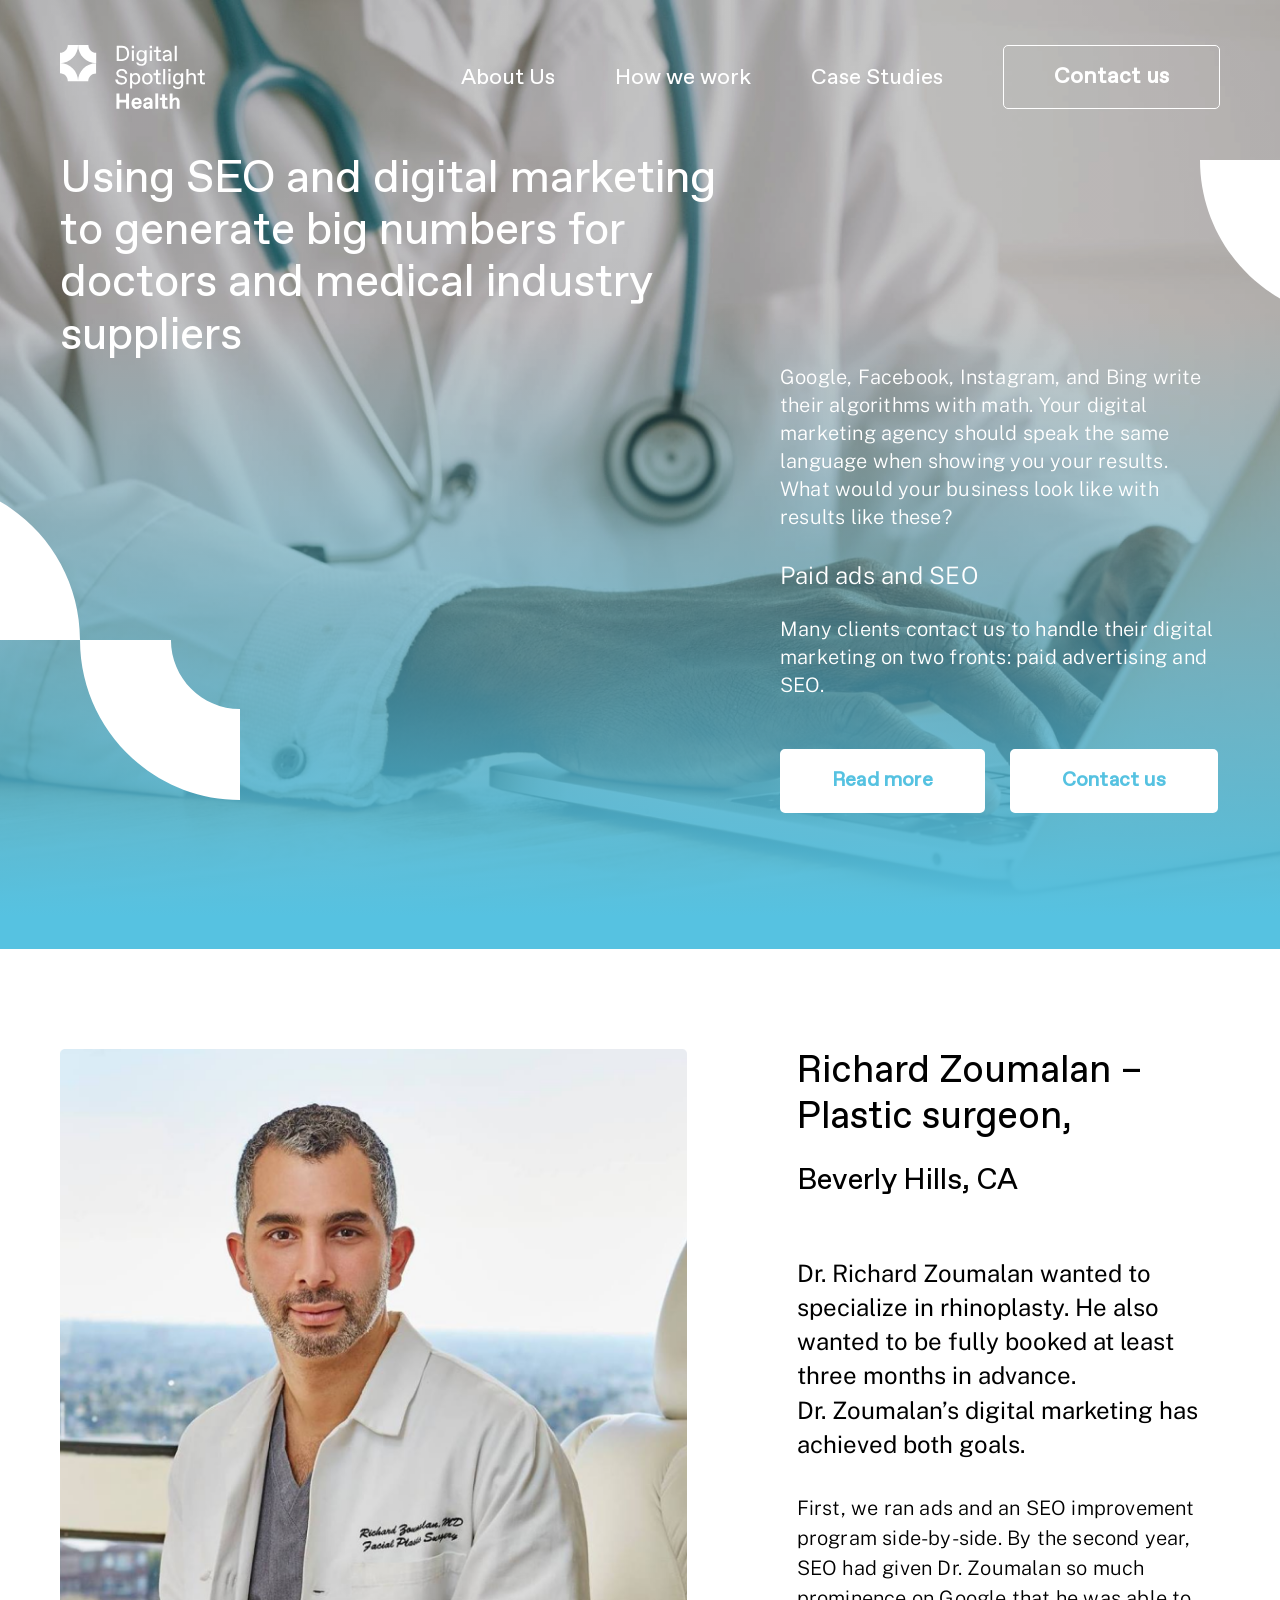
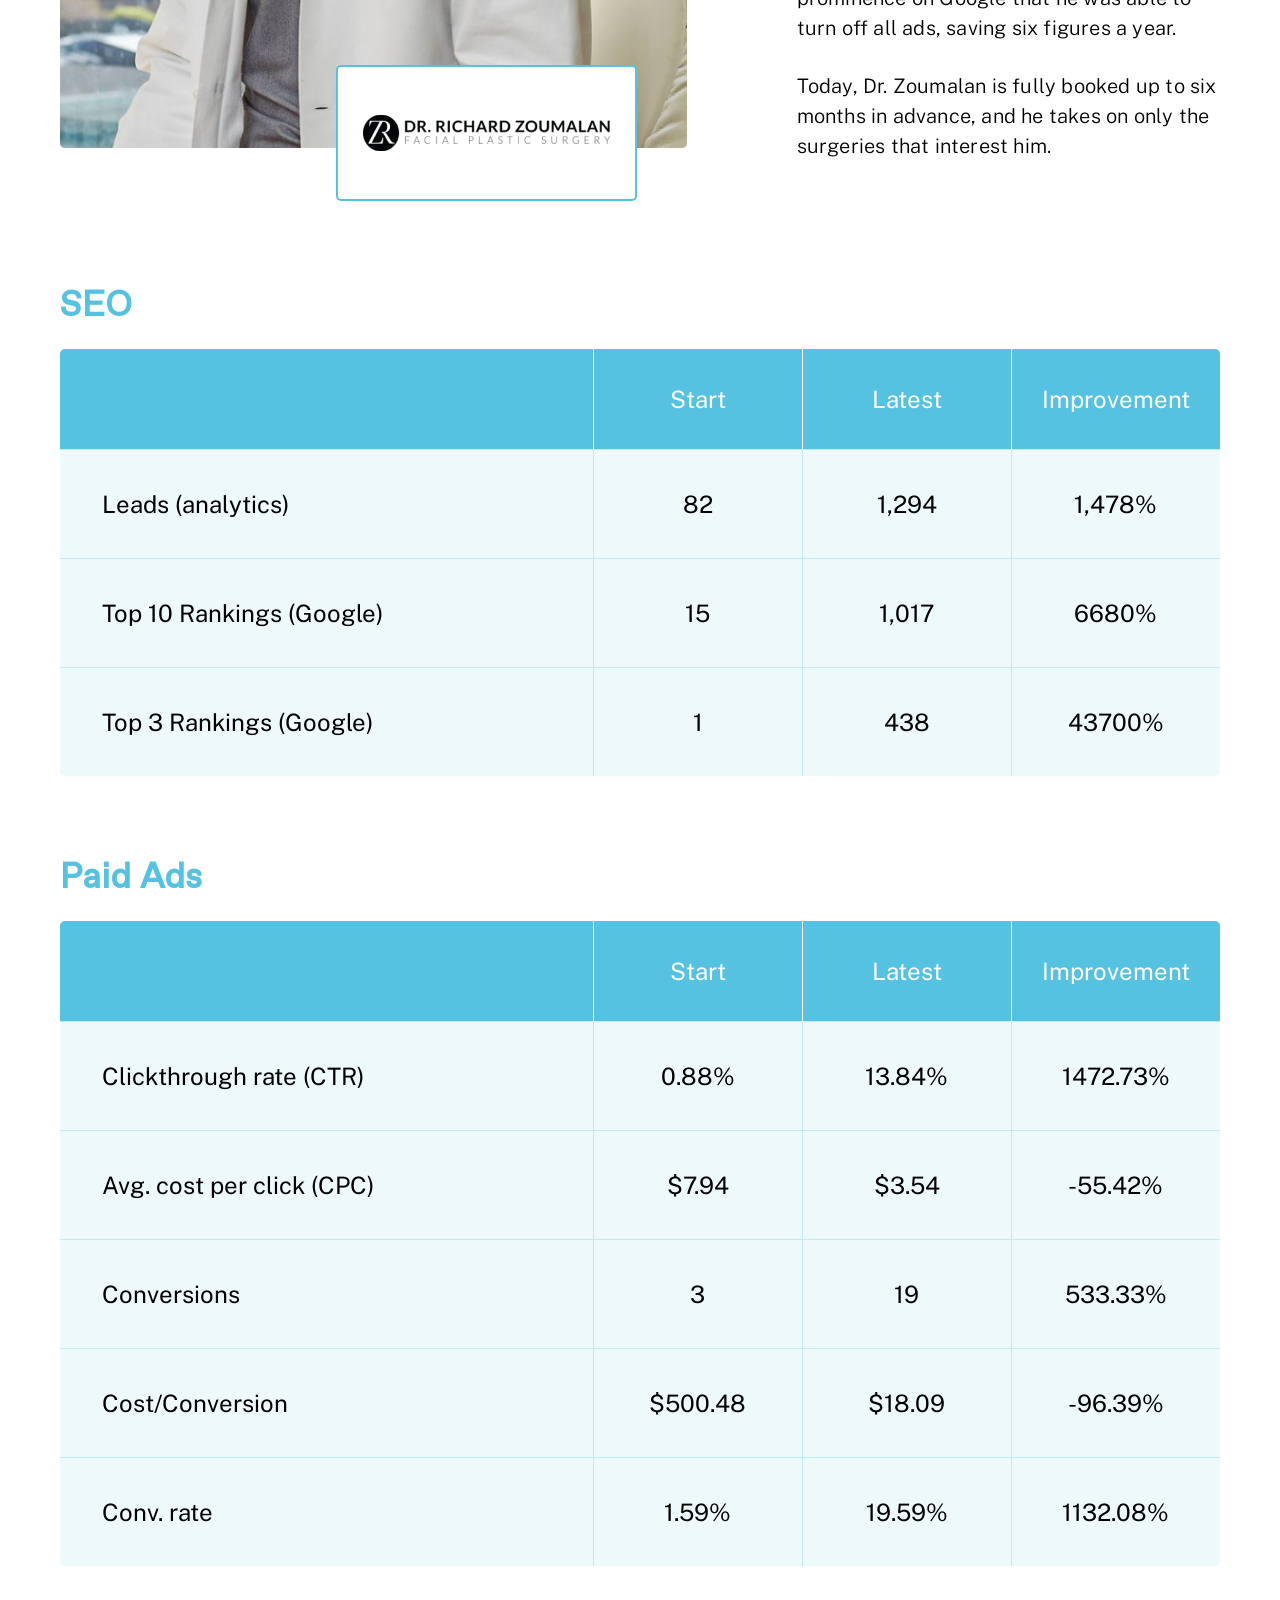
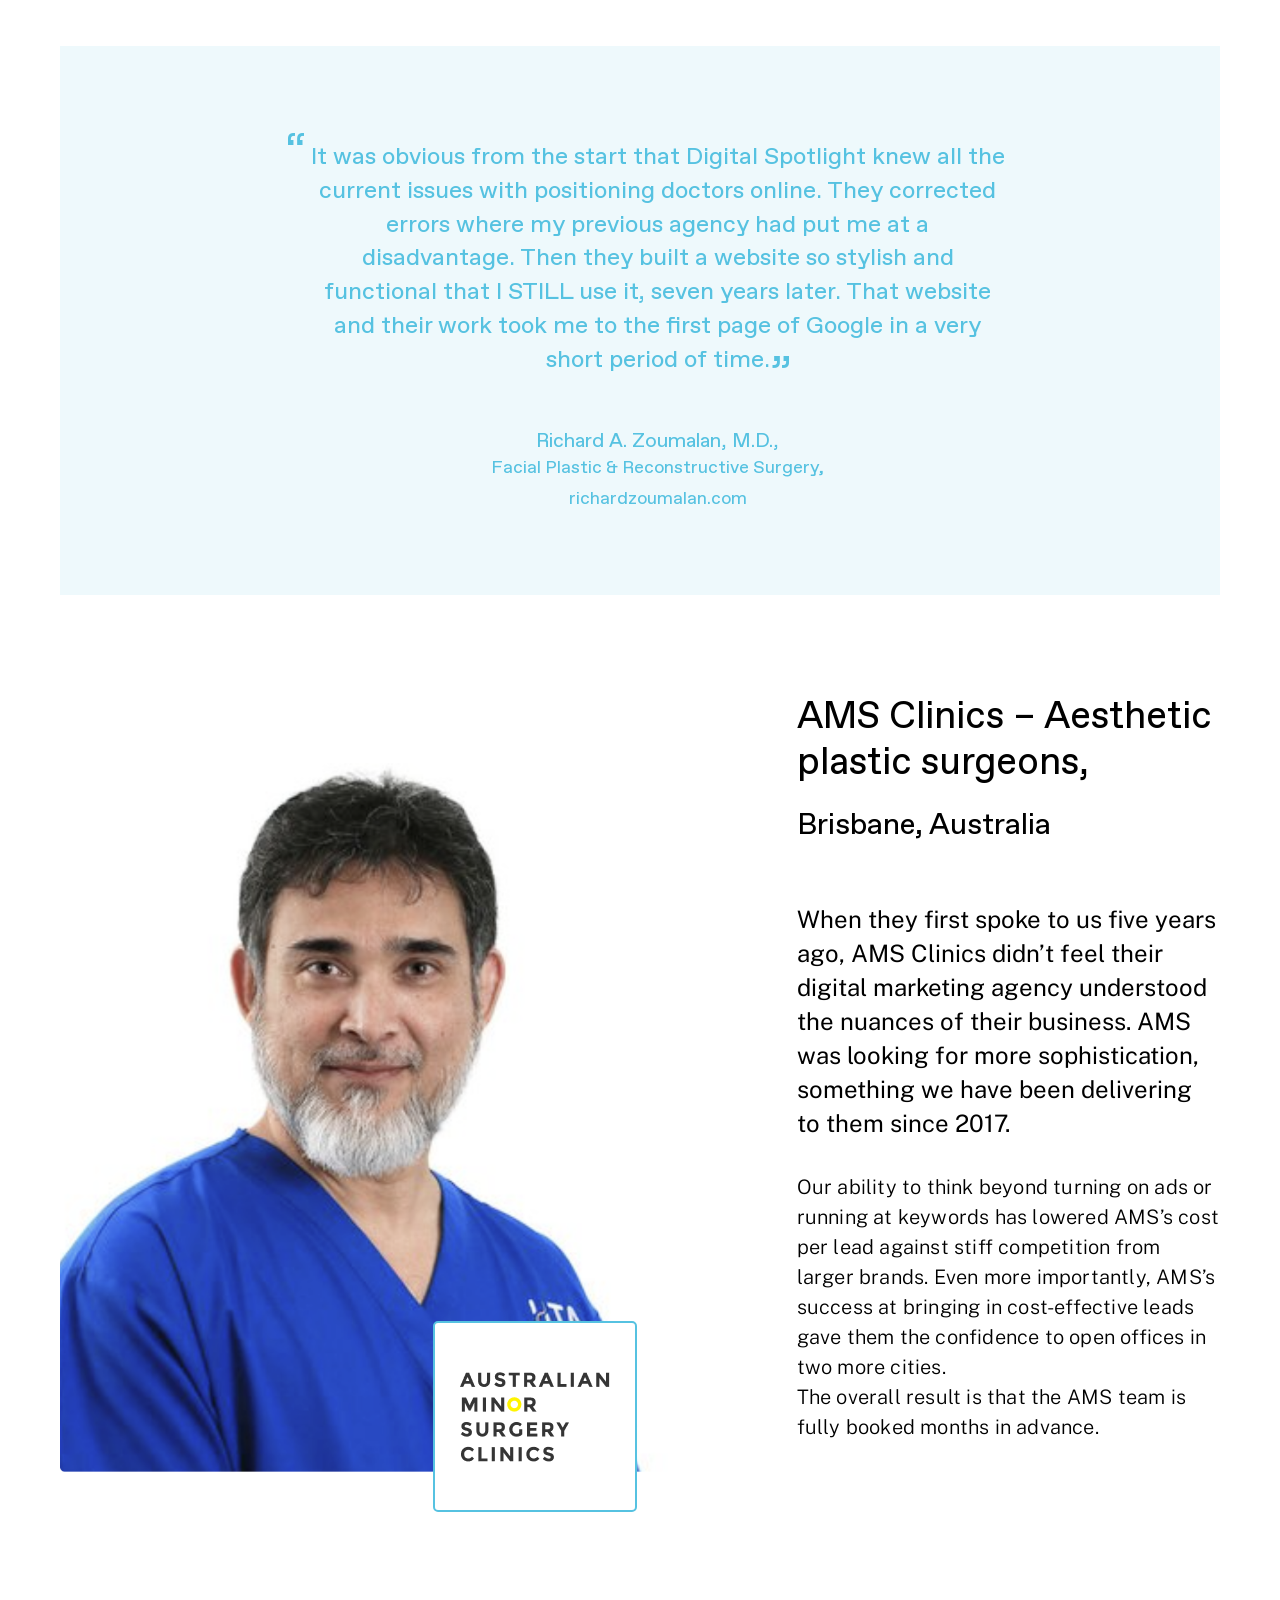
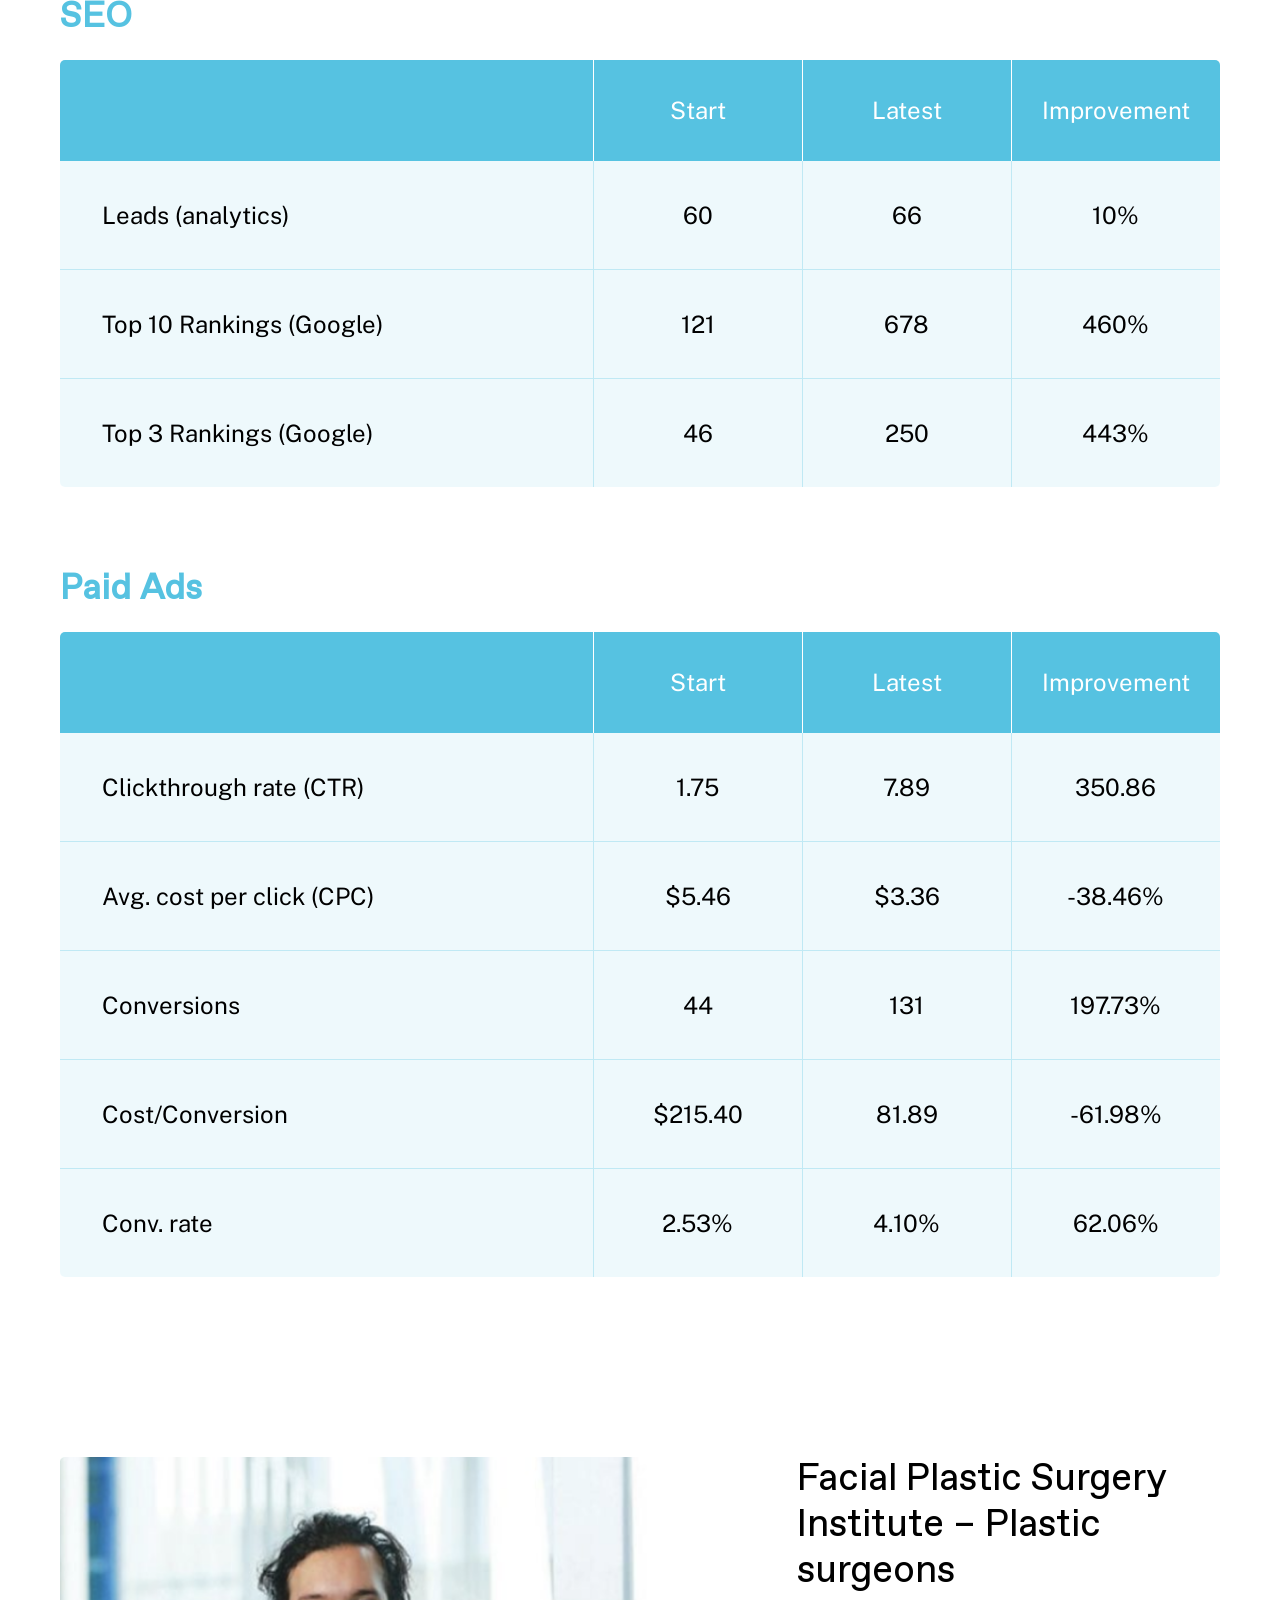
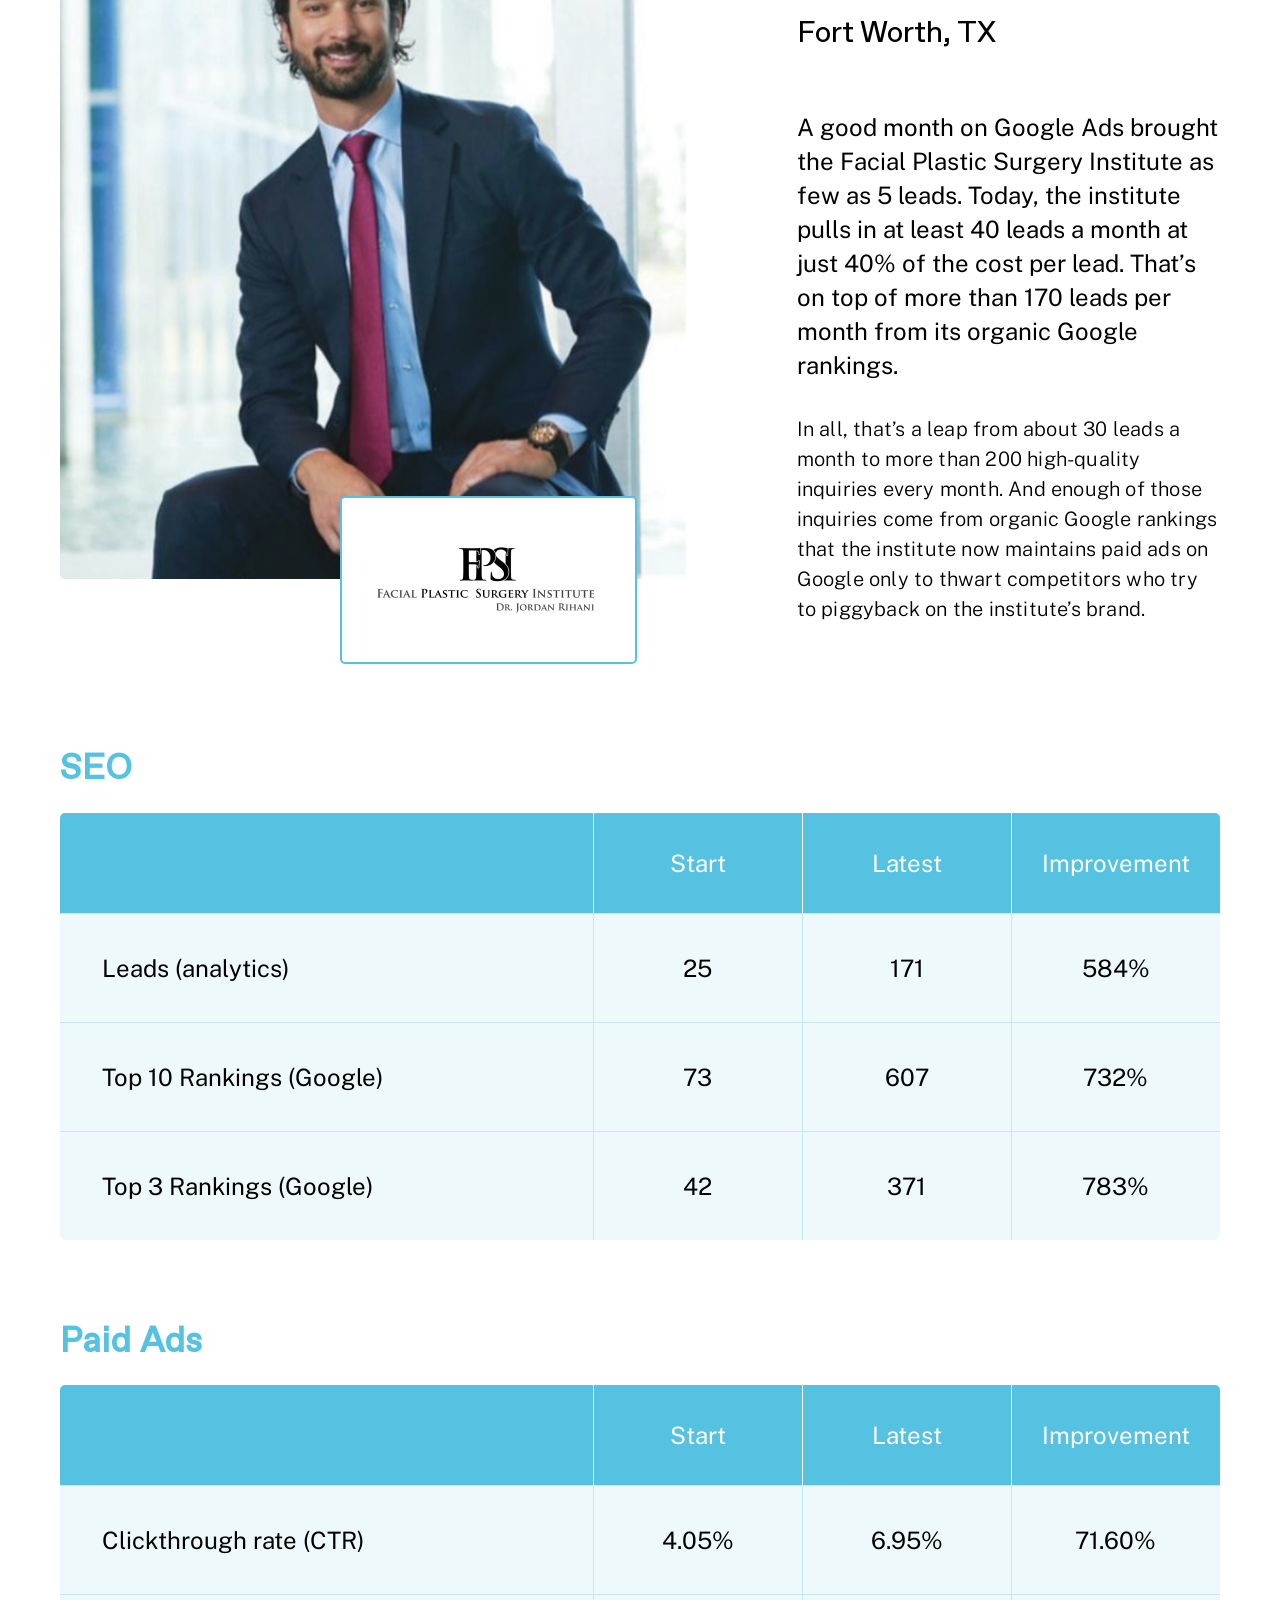
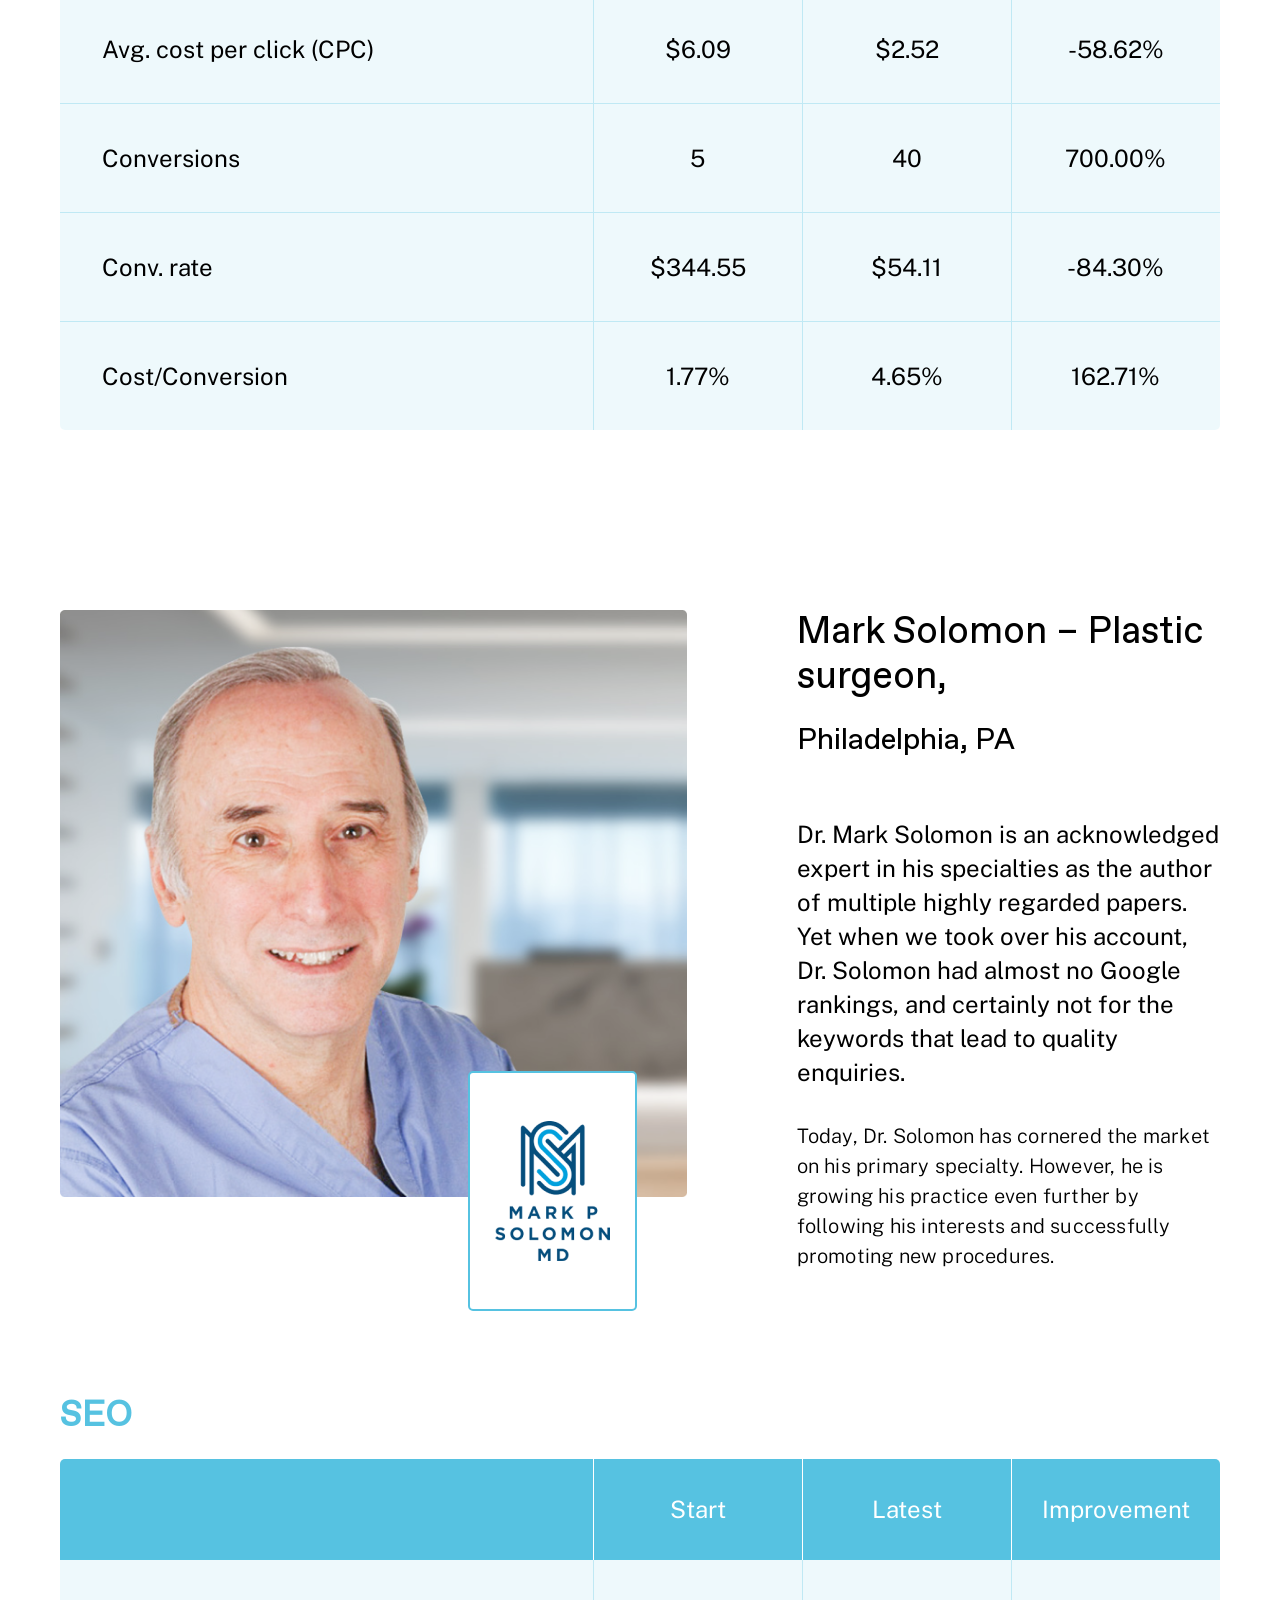
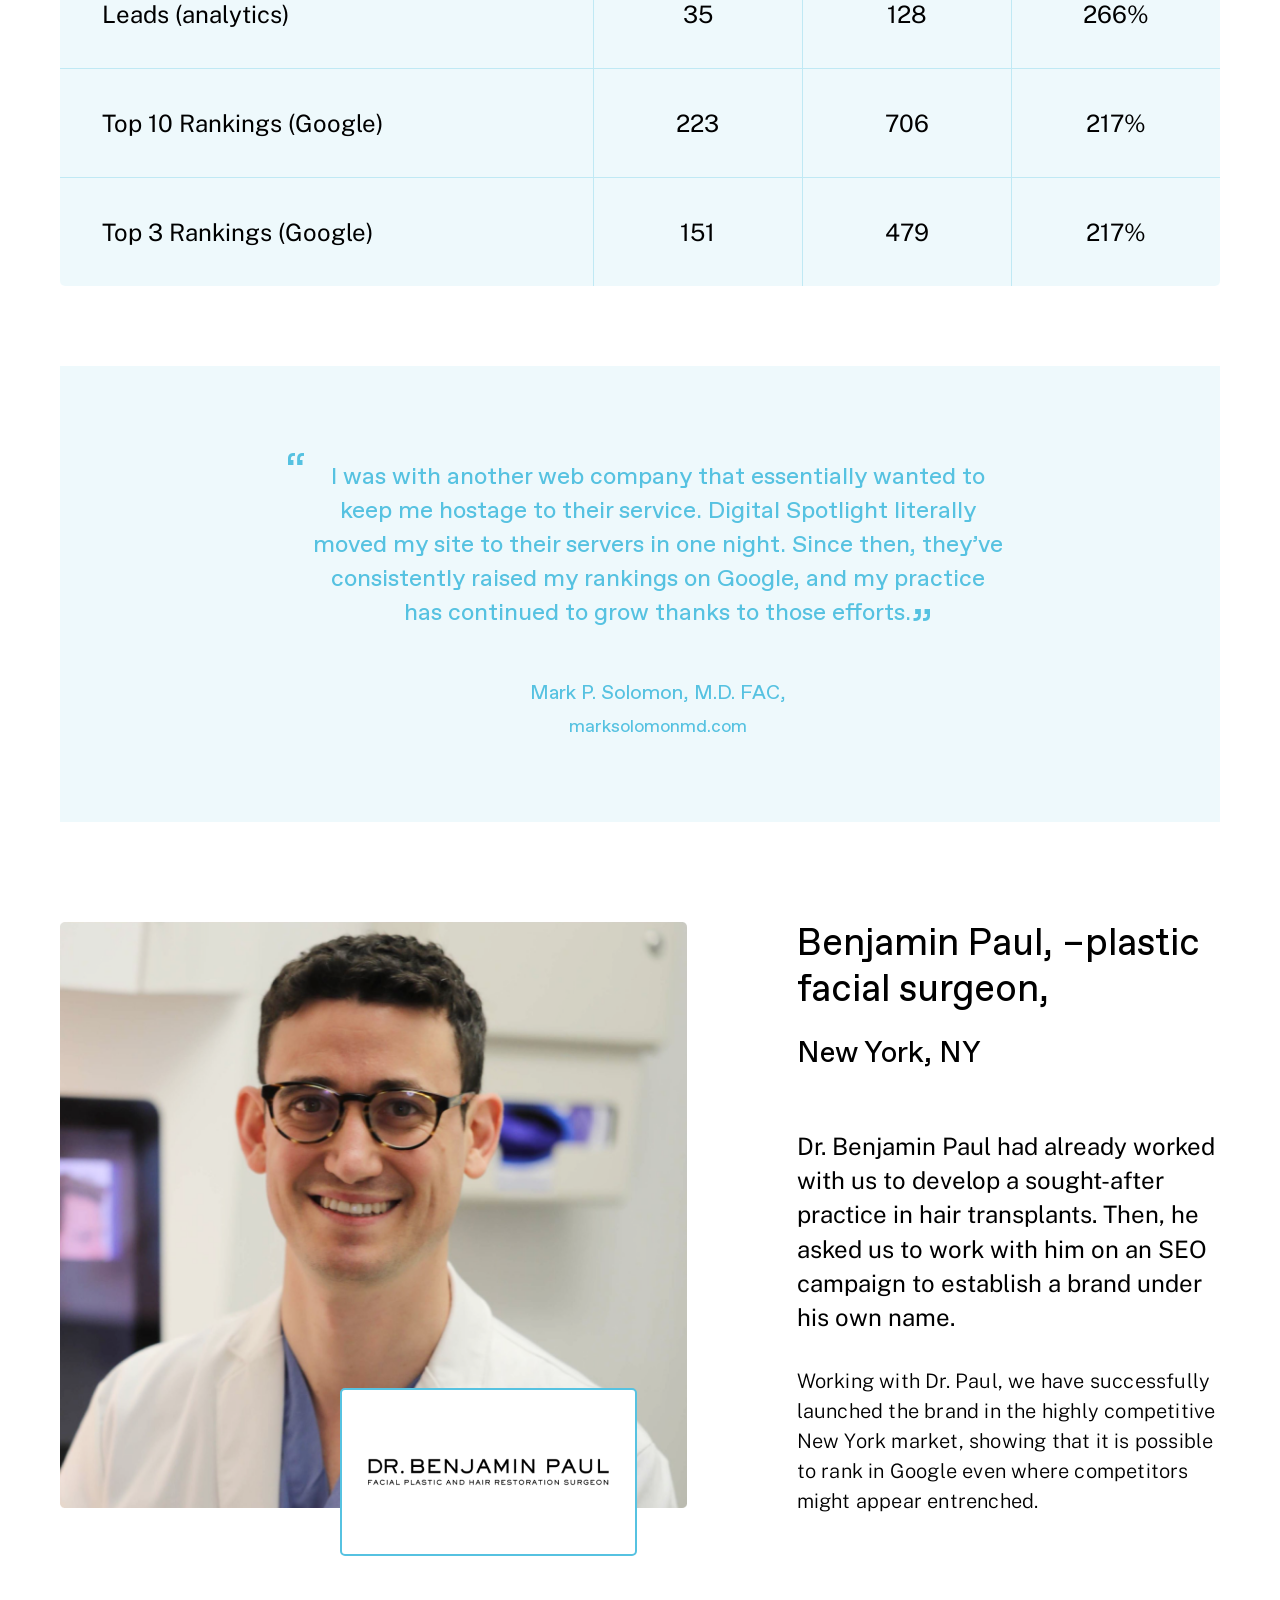
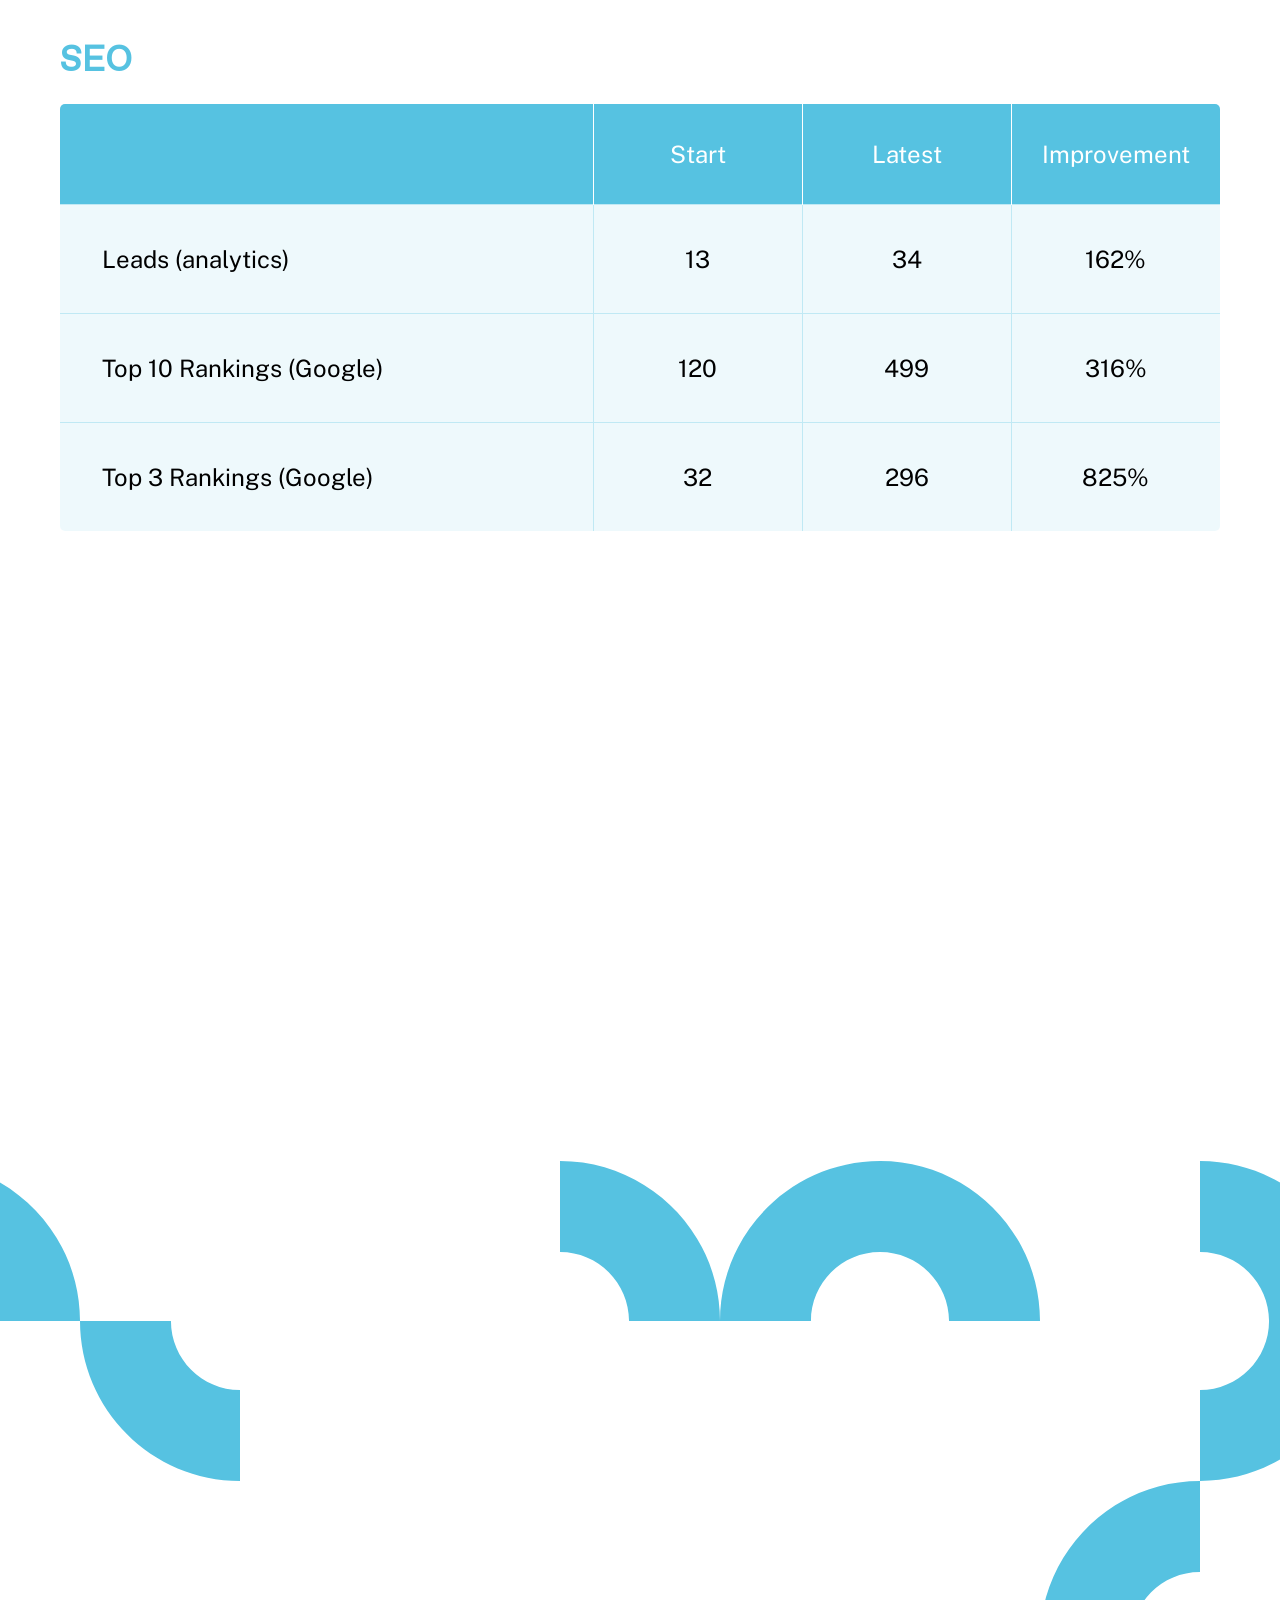
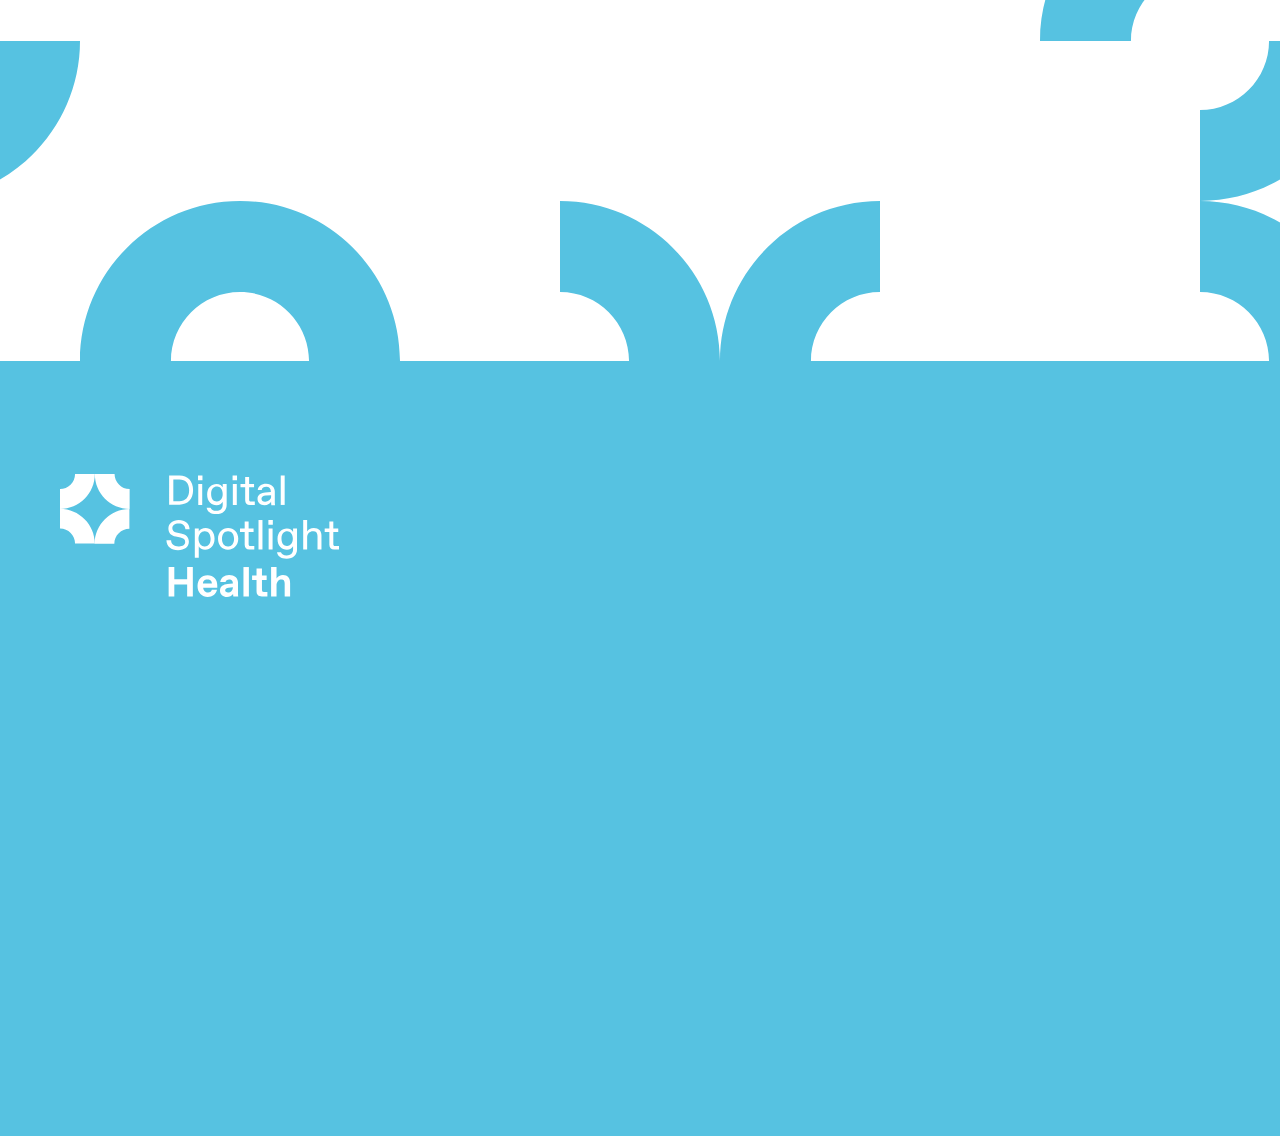
<file: Case-studies.html>
<!doctype html>
<html lang="en">
<head>
    <meta charset="UTF-8">
    <meta name="viewport" content="width=device-width, initial-scale=1, shrink-to-fit=no, user-scalable=no">
    <meta name="format-detection" content="telephone=no">
    <link rel="stylesheet" href="css/style.min.css">
    <title></title>
    <style>
    </style>
</head>
<body>
<div class="wrapper">
    <div class="mobile-nav">
        <nav class="main-nav ">
            <ul class="menu">
                <li class="menu__item">
                    <a href="#">About Us</a>
                    <div class="submenu">

                    </div>
                </li>
                <li class="menu__item"><a href="#">How we work</a></li>
                <li class="menu__item"><a href="#">Case Studies</a></li>
            </ul>
        </nav>
        <a href="#" class="btn btn--secondary">Contact Us</a>
    </div>
    <header class="header header_abs">
        <div class="header__main">
            <div class="container">
                <div class="row">
                    <a href="#" class="logo header__logo">
                        <img src="images/logo-mobile.svg" class="d-block-sm-down" alt="">
                        <img src="images/logo.svg" class="d-none-sm-down" alt="">
                    </a>
                    <nav class="main-nav header__nav d-none-md-down">
                        <ul class="menu">
                            <li class="menu__item menu__item--has-children">
                                <a href="#">About Us</a>
                                <div class="submenu">
                                    <div class="container">
                                        <div class="row">
                                            <div class="submenu__title">
                                                <h3><strong>About Digital</strong> <br>
                                                    Spotlight Health</h3>
                                            </div>
                                            <div class="submenu__links">
                                                <ul>
                                                    <li><a href="#">Making healthcare businesses shine online</a></li>
                                                    <li><a href="#"><strong>Google Premier partners</strong></a></li>
                                                    <li><a href="#">Understanding the whole picture</a></li>
                                                    <li><a href="#">Measuring leads, not clicks</a></li>
                                                    <li><a href="#">No lock-ins</a></li>
                                                    <li><a href="#">Clear, actionable information</a></li>
                                                    <li><a href="#">You won’t believe how much work we’ll do before we speak</a></li>
                                                </ul>
                                            </div>
                                        </div>
                                    </div>
                                </div>
                            </li>
                            <li class="menu__item menu__item--has-children">
                                <a href="#">How we work</a>
                                <div class="submenu">
                                    <div class="container">
                                        <div class="row">
                                            <div class="submenu__title">
                                                <h3><strong>How we work</strong> </h3>
                                            </div>
                                            <div class="submenu__links">
                                                <ul>
                                                    <li><a href="#">Making healthcare businesses shine online</a></li>
                                                    <li><a href="#"><strong>Google Premier partners</strong></a></li>
                                                    <li><a href="#">Understanding the whole picture</a></li>
                                                    <li><a href="#">Measuring leads, not clicks</a></li>
                                                    <li><a href="#">No lock-ins</a></li>
                                                    <li><a href="#">Clear, actionable information</a></li>
                                                    <li><a href="#">You won’t believe how much work we’ll do before we speak</a></li>
                                                </ul>
                                            </div>
                                        </div>
                                    </div>
                                </div>
                            </li>
                            <li class="menu__item"><a href="#">Case Studies</a></li>
                        </ul>
                    </nav>
                    <div class="btns-group header__btns d-none-md-down">
                        <a href="#" class="btn btn--hollow btn--lg">Contact us</a>
                    </div>
                    <div class="d-flex-md-down">
                        <a href="#" class="menu-toggle">
                            <svg class="icon"><use xlink:href="#menu"></use></svg>
                        </a>
                    </div>
                </div>
            </div>
        </div>
    </header>
    <main class="page-content">
        <section class="section-studies bg-overlay parallax-bg-img" style="background-image: url(images/image-270.png)">
            <div class="shape-container">
                <div class="shape-effect-wrap">
                    <svg class="shape-effect shape-effect--3">
                        <use xlink:href="#shape-3"></use>
                    </svg>
                </div>
                <div class="shape-effect-wrap">
                    <svg class="shape-effect shape-effect--1">
                        <use xlink:href="#shape-1"></use>
                    </svg>
                </div>
                <div class="shape-effect-wrap">
                    <svg class="shape-effect shape-effect--3">
                        <use xlink:href="#shape-3"></use>
                    </svg>
                </div>
            </div>
            <div class="container">
                <div class="section-studies__title">
                    <h1>Using SEO and digital marketing to generate big numbers for doctors and medical industry suppliers</h1>
                </div>
                <div class="row">
                    <div class="section-studies__txt">
                        <p>Google, Facebook, Instagram, and Bing write their algorithms with math.
                            Your digital marketing agency should speak the same language when showing you your results.
                        What would your business look like with results like these?</p>
                        <h3>Paid ads and SEO</h3>
                        <p>Many clients contact us to handle their digital marketing on two fronts: paid advertising and SEO.</p>
                        <div class="btns-group">
                            <a class="btn btn--secondary" href="#">Read more</a>
                            <a class="btn btn--secondary" href="#">Contact us</a>
                        </div>
                    </div>
                </div>
            </div>
        </section>
        <section class="section-doctor">
            <div class="container">
                <div class="doctor-intro">
                    <div class="row">
                        <div class="doctor-intro__img">
                            <img class="" src="images/image-110.png" alt="">
                            <div class="doctor-intro__name">
                                <img src="images/dr-richard2.png" alt="">
                            </div>
                        </div>
                        <div class="doctor-intro__txt">
                            <h2>Richard Zoumalan –<span> Plastic surgeon,</span> </h2>
                            <h3>Beverly Hills, CA</h3>
                            <h4>Dr. Richard Zoumalan wanted to specialize in rhinoplasty. He also wanted to be fully booked at least three months in advance.<br>
                                Dr. Zoumalan’s digital marketing has achieved both goals.</h4>
                            <p>First, we ran ads and an SEO improvement program side-by-side. By the second year, SEO had given Dr.
                                Zoumalan so much prominence on Google that he was able to turn off all ads, saving six figures a year.</p>
                            <p>Today, Dr. Zoumalan is fully booked up to six months in advance, and he takes on only the surgeries that interest him.</p>
                        </div>
                    </div>
                </div>
                <div class="doctor-results">
                    <h2>SEO</h2>
                    <table class="table-results">
                        <tr>
                            <th>&nbsp;</th>
                            <th>Start</th>
                            <th>Latest</th>
                            <th>Improvement</th>
                        </tr>
                        <tr>
                            <td>Leads (analytics)</td>
                            <td>82</td>
                            <td>1,294</td>
                            <td>1,478%</td>
                        </tr>
                        <tr>
                            <td>Top 10 Rankings (Google)</td>
                            <td>15</td>
                            <td>1,017</td>
                            <td>6680%</td>
                        </tr>
                        <tr>
                            <td>Top 3 Rankings (Google)</td>
                            <td>1</td>
                            <td>438</td>
                            <td>43700%</td>
                        </tr>
                    </table>
                </div>
                <div class="doctor-results">
                    <h2>Paid Ads</h2>
                    <table class="table-results">
                        <tr>
                            <th>&nbsp;</th>
                            <th>Start</th>
                            <th>Latest</th>
                            <th>Improvement</th>
                        </tr>
                        <tr>
                            <td>Clickthrough rate (CTR)</td>
                            <td>0.88%</td>
                            <td>13.84%</td>
                            <td>1472.73%</td>
                        </tr>
                        <tr>
                            <td>Avg. cost per click (CPC)</td>
                            <td>$7.94</td>
                            <td>$3.54</td>
                            <td>-55.42%</td>
                        </tr>
                        <tr>
                            <td>Conversions</td>
                            <td>3</td>
                            <td>19</td>
                            <td>533.33%</td>
                        </tr>
                        <tr>
                            <td>Cost/Conversion</td>
                            <td>$500.48</td>
                            <td>$18.09</td>
                            <td>-96.39%</td>
                        </tr>
                        <tr>
                            <td>Conv. rate</td>
                            <td>1.59%</td>
                            <td>19.59%</td>
                            <td>1132.08%</td>
                        </tr>
                    </table>
                </div>
                <div class="doctor-review">
                    <blockquote>
                        <p>It was obvious from the start that Digital Spotlight knew all the current issues with positioning doctors online.
                            They corrected errors where my previous agency had put me at a disadvantage.
                            Then they built a website so stylish and functional that I STILL use it, seven years later.
                            That website and their work took me to the first page of Google in a very short period of time. </p>
                        <cite>
                            <strong>Richard A. Zoumalan, M.D.,</strong>
                            <span>Facial Plastic & Reconstructive Surgery,</span>
                            <a href="#">richardzoumalan.com</a>
                        </cite>
                    </blockquote>
                </div>
            </div>
        </section>
        <section class="section-doctor">
            <div class="container">
                <div class="doctor-intro">
                    <div class="row">
                        <div class="doctor-intro__img">
                            <img class="" src="images/image-411.png" alt="">
                            <div class="doctor-intro__name">
                                <img src="images/amsc2.png" alt="">
                            </div>
                        </div>
                        <div class="doctor-intro__txt">
                            <h2>AMS Clinics – <span>Aesthetic plastic surgeons,</span> </h2>
                            <h3>Brisbane, Australia</h3>
                            <h4>When they first spoke to us five years ago, AMS Clinics didn’t feel their digital marketing agency understood the nuances of their business.
                                AMS was looking for more sophistication, something we have been delivering to them since 2017. </h4>
                            <p>Our ability to think beyond turning on ads or running at keywords has lowered AMS’s cost per lead against stiff competition from larger brands.
                                Even more importantly, AMS’s success at bringing in cost-effective leads gave them the confidence to open offices in two more cities.<br>
                                The overall result is that the AMS team is fully booked months in advance.</p>
                        </div>
                    </div>
                </div>
                <div class="doctor-results">
                    <h2>SEO</h2>
                    <table class="table-results">
                        <tr>
                            <th>&nbsp;</th>
                            <th>Start</th>
                            <th>Latest</th>
                            <th>Improvement</th>
                        </tr>
                        <tr>
                            <td>Leads (analytics)</td>
                            <td>60</td>
                            <td>66</td>
                            <td>10%</td>
                        </tr>
                        <tr>
                            <td>Top 10 Rankings (Google)</td>
                            <td>121</td>
                            <td>678</td>
                            <td>460%</td>
                        </tr>
                        <tr>
                            <td>Top 3 Rankings (Google)</td>
                            <td>46</td>
                            <td>250</td>
                            <td>443%</td>
                        </tr>
                    </table>
                </div>
                <div class="doctor-results">
                    <h2>Paid Ads</h2>
                    <table class="table-results">
                        <tr>
                            <th>&nbsp;</th>
                            <th>Start</th>
                            <th>Latest</th>
                            <th>Improvement</th>
                        </tr>
                        <tr>
                            <td>Clickthrough rate (CTR)</td>
                            <td>1.75</td>
                            <td>7.89</td>
                            <td>350.86</td>
                        </tr>
                        <tr>
                            <td>Avg. cost per click (CPC)</td>
                            <td>$5.46</td>
                            <td>$3.36</td>
                            <td>-38.46%</td>
                        </tr>
                        <tr>
                            <td>Conversions</td>
                            <td>44</td>
                            <td>131</td>
                            <td>197.73%</td>
                        </tr>
                        <tr>
                            <td>Cost/Conversion</td>
                            <td>$215.40</td>
                            <td>81.89</td>
                            <td>-61.98%</td>
                        </tr>
                        <tr>
                            <td>Conv. rate</td>
                            <td>2.53%</td>
                            <td>4.10%</td>
                            <td>62.06%</td>
                        </tr>
                    </table>
                </div>
            </div>
        </section>
        <section class="section-doctor">
            <div class="container">
                <div class="doctor-intro">
                    <div class="row">
                        <div class="doctor-intro__img">
                            <img class="" src="images/image-154.png" alt="">
                            <div class="doctor-intro__name">
                                <img src="images/hpsi.png" alt="">
                            </div>
                        </div>
                        <div class="doctor-intro__txt">
                            <h2>Facial Plastic Surgery Institute – <span>Plastic surgeons</span></h2>
                            <h3>Fort Worth, TX</h3>
                            <h4>A good month on Google Ads brought the Facial Plastic Surgery Institute as few as 5 leads.
                                Today, the institute pulls in at least 40 leads a month at just 40% of the cost per lead.
                                That’s on top of more than 170 leads per month from its organic Google rankings. </h4>
                            <p>In all, that’s a leap from about 30 leads a month to more than 200 high-quality inquiries every month.
                                And enough of those inquiries come from organic Google rankings that the institute
                                now maintains paid ads on Google only to thwart competitors who try to piggyback on the institute’s brand. </p>
                        </div>
                    </div>
                </div>
                <div class="doctor-results">
                    <h2>SEO</h2>
                    <table class="table-results">
                        <tr>
                            <th>&nbsp;</th>
                            <th>Start</th>
                            <th>Latest</th>
                            <th>Improvement</th>
                        </tr>
                        <tr>
                            <td>Leads (analytics)</td>
                            <td>25</td>
                            <td>171</td>
                            <td>584%</td>
                        </tr>
                        <tr>
                            <td>Top 10 Rankings (Google)</td>
                            <td>73</td>
                            <td>607</td>
                            <td>732%</td>
                        </tr>
                        <tr>
                            <td>Top 3 Rankings (Google)</td>
                            <td>42</td>
                            <td>371</td>
                            <td>783%</td>
                        </tr>
                    </table>
                </div>
                <div class="doctor-results">
                    <h2>Paid Ads</h2>
                    <table class="table-results">
                        <tr>
                            <th>&nbsp;</th>
                            <th>Start</th>
                            <th>Latest</th>
                            <th>Improvement</th>
                        </tr>
                        <tr>
                            <td>Clickthrough rate (CTR)</td>
                            <td>4.05%</td>
                            <td>6.95%</td>
                            <td>71.60%</td>
                        </tr>
                        <tr>
                            <td>Avg. cost per click (CPC)</td>
                            <td>$6.09</td>
                            <td>$2.52</td>
                            <td>-58.62%</td>
                        </tr>
                        <tr>
                            <td>Conversions</td>
                            <td>5</td>
                            <td>40</td>
                            <td>700.00%</td>
                        </tr>
                        <tr>
                            <td>Conv. rate</td>
                            <td>$344.55</td>
                            <td>$54.11</td>
                            <td>-84.30%</td>
                        </tr>
                        <tr>
                            <td>Cost/Conversion</td>
                            <td>1.77%</td>
                            <td>4.65%</td>
                            <td>162.71%</td>
                        </tr>
                    </table>
                </div>
            </div>
        </section>
        <section class="section-doctor">
            <div class="container">
                <div class="doctor-intro">
                    <div class="row">
                        <div class="doctor-intro__img">
                            <img class="" src="images/image-122.png" alt="">
                            <div class="doctor-intro__name">
                                <img src="images/ms.png" alt="">
                            </div>
                        </div>
                        <div class="doctor-intro__txt">
                            <h2>Mark Solomon – <span>Plastic surgeon,</span> </h2>
                            <h3>Philadelphia, PA</h3>
                            <h4>Dr. Mark Solomon is an acknowledged expert in his specialties as the author of multiple highly regarded papers. Yet when we took over his account,
                                Dr. Solomon had almost no Google rankings, and certainly not for the keywords that lead to quality enquiries. </h4>
                            <p>Today, Dr. Solomon has cornered the market on his primary specialty. However,
                                he is growing his practice even further by following his interests and successfully promoting new procedures.</p>
                        </div>
                    </div>
                </div>
                <div class="doctor-results">
                    <h2>SEO</h2>
                    <table class="table-results">
                        <tr>
                            <th>&nbsp;</th>
                            <th>Start</th>
                            <th>Latest</th>
                            <th>Improvement</th>
                        </tr>
                        <tr>
                            <td>Leads (analytics)</td>
                            <td>35</td>
                            <td>128</td>
                            <td>266%</td>
                        </tr>
                        <tr>
                            <td>Top 10 Rankings (Google)</td>
                            <td>223</td>
                            <td>706</td>
                            <td>217%</td>
                        </tr>
                        <tr>
                            <td>Top 3 Rankings (Google)</td>
                            <td>151</td>
                            <td>479</td>
                            <td>217%</td>
                        </tr>
                    </table>
                </div>
                <div class="doctor-review">
                    <blockquote>
                        <p>I was with another web company that essentially wanted to keep me hostage to their service. Digital Spotlight literally moved my site to their servers in one night.
                            Since then, they’ve consistently raised my rankings on Google, and my practice has continued to grow thanks to those efforts.</p>
                        <cite>
                            <strong>Mark P. Solomon, M.D. FAC,</strong>
                            <a href="#">marksolomonmd.com</a>
                        </cite>
                    </blockquote>
                </div>
            </div>
        </section>
        <section class="section-doctor">
            <div class="container">
                <div class="doctor-intro">
                    <div class="row">
                        <div class="doctor-intro__img">
                            <img class="" src="images/image-212.png" alt="">
                            <div class="doctor-intro__name">
                                <img src="images/dbp.png" alt="">
                            </div>
                        </div>
                        <div class="doctor-intro__txt">
                            <h2>Benjamin Paul,  –<span>plastic facial surgeon,</span></h2>
                            <h3>New York, NY</h3>
                            <h4>Dr. Benjamin Paul had already worked with us to develop a sought-after practice in hair transplants.
                                Then, he asked us to work with him on an SEO campaign to establish a brand under his own name. </h4>
                            <p>Working with Dr. Paul, we have successfully launched the brand in the highly competitive New York market,
                                showing that it is possible to rank in Google even where competitors might appear entrenched.</p>
                        </div>
                    </div>
                </div>
                <div class="doctor-results">
                    <h2>SEO</h2>
                    <table class="table-results">
                        <tr>
                            <th>&nbsp;</th>
                            <th>Start</th>
                            <th>Latest</th>
                            <th>Improvement</th>
                        </tr>
                        <tr>
                            <td>Leads (analytics)</td>
                            <td>13</td>
                            <td>34</td>
                            <td>162%</td>
                        </tr>
                        <tr>
                            <td>Top 10 Rankings (Google)</td>
                            <td>120</td>
                            <td>499</td>
                            <td>316%</td>
                        </tr>
                        <tr>
                            <td>Top 3 Rankings (Google)</td>
                            <td>32</td>
                            <td>296</td>
                            <td>825%</td>
                        </tr>
                    </table>
                </div>
                <div class="doctor-review">
                    <blockquote>
                        <p>Digital Spotlight are excellent—responsive and focused.
                            My website has never ranked better, and in my word becoming more tech savvy, and having a proper team to your SEO is essential.
                            That makes Digital Spotlight the team to use!</p>
                        <cite>
                            <strong>Benjamin C. Paul, M.D.,</strong>
                            <a href="#">drbenpaul.com</a>
                        </cite>
                    </blockquote>
                </div>
            </div>
        </section>
        <section class="section-signup">
            <div class="shape-container">
                <div class="shape-effect-wrap">
                    <svg class="shape-effect shape-effect--1">
                        <use xlink:href="#shape-1"></use>
                    </svg>
                </div>
                <div class="shape-effect-wrap">
                    <svg class="shape-effect shape-effect--1">
                        <use xlink:href="#shape-1"></use>
                    </svg>
                </div>
                <div class="shape-effect-wrap">
                    <svg class="shape-effect shape-effect--4">
                        <use xlink:href="#shape-4"></use>
                    </svg>
                </div>
                <div class="shape-effect-wrap">
                    <svg class="shape-effect shape-effect--1">
                        <use xlink:href="#shape-1"></use>
                    </svg>
                </div>
                <div class="shape-effect-wrap">
                    <svg class="shape-effect shape-effect--1">
                        <use xlink:href="#shape-1"></use>
                    </svg>
                </div>
                <div class="shape-effect-wrap">
                    <svg class="shape-effect shape-effect--3">
                        <use xlink:href="#shape-3"></use>
                    </svg>
                </div>
                <div class="shape-effect-wrap">
                    <svg class="shape-effect shape-effect--2">
                        <use xlink:href="#shape-2"></use>
                    </svg>
                </div>
                <div class="shape-effect-wrap">
                    <svg class="shape-effect shape-effect--4">
                        <use xlink:href="#shape-4"></use>
                    </svg>
                </div>
                <div class="shape-effect-wrap">
                    <svg class="shape-effect shape-effect--2">
                        <use xlink:href="#shape-2"></use>
                    </svg>
                </div>
                <div class="shape-effect-wrap">
                    <svg class="shape-effect shape-effect--2">
                        <use xlink:href="#shape-2"></use>
                    </svg>
                </div>
                <div class="shape-effect-wrap">
                    <svg class="shape-effect shape-effect--4">
                        <use xlink:href="#shape-4"></use>
                    </svg>
                </div>
                <div class="shape-effect-wrap">
                    <svg class="shape-effect shape-effect--1">
                        <use xlink:href="#shape-1"></use>
                    </svg>
                </div>
                <div class="shape-effect-wrap">
                    <svg class="shape-effect shape-effect--1">
                        <use xlink:href="#shape-1"></use>
                    </svg>
                </div>
                <div class="shape-effect-wrap">
                    <svg class="shape-effect shape-effect--4">
                        <use xlink:href="#shape-4"></use>
                    </svg>
                </div>
                <div class="shape-effect-wrap">
                    <svg class="shape-effect shape-effect--1">
                        <use xlink:href="#shape-1"></use>
                    </svg>
                </div>
            </div>
            <div class="container">
                <h2><strong>Sign up now</strong> to get all of our best news and updates.</h2>
                <div class="subscribe-form">
                    <form method="post" id="" action="">
                        <div class="gform_body">
                            <ul id="gform_fields_1" class="gform_fields top_label form_sublabel_below description_below">
                                <li id="field_1_1" class="gfield field_sublabel_below field_description_below hidden_label gfield_visibility_visible">
                                    <div class="ginput_container ginput_container_text">
                                        <input name="input_1" id="input_1_1" type="email" value="" class="large" placeholder="Enter your email" aria-invalid="false">
                                    </div>
                                </li>
                            </ul>
                        </div>
                        <div class="gform_footer top_label">
                            <input type="submit" id="gform_submit_buon_1" class="gform_button button" value="Enter" onclick="if(window[&quot;gf_submitting_1&quot;]){return false;}  window[&quot;gf_submitting_1&quot;]=true;  " onkeypress="if( event.keyCode == 13 ){ if(window[&quot;gf_submitting_1&quot;]){return false;} window[&quot;gf_submitting_1&quot;]=true;  jQuery(&quot;#gform_1&quot;).trigger(&quot;submit&quot;,[true]); }">
                            <input type="hidden" class="gform_hidden" name="is_submit_1" value="1">
                            <input type="hidden" class="gform_hidden" name="gform_submit" value="1">

                            <input type="hidden" class="gform_hidden" name="gform_unique_id" value="">
                            <input type="hidden" class="gform_hidden" name="state_1" value="WyJbXSIsIjJhOGQ5ZGM1NTkxMTZhODM0ZWVlOGM4ZDdlOTk0OWFjIl0=">
                            <input type="hidden" class="gform_hidden" name="gform_target_page_number_1" id="gform_target_page_number_1" value="0">
                            <input type="hidden" class="gform_hidden" name="gform_source_page_number_1" id="gform_source_page_number_1" value="1">
                            <input type="hidden" name="gform_field_values" value="">

                        </div>
                    </form>
                </div>
            </div>
        </section>
    </main>
    <footer class="footer">
        <div class="container">
            <div class="footer__top">
                <div class="footer__row row">
                    <a href="#" class="logo">
                        <img src="images/logo-mobile.svg" class="d-block-sm-down" alt="">
                        <img src="images/logo.svg" class="d-none-sm-down" alt="">
                    </a>
                    <div class="footer__widgets footer__col">
                        <div class="widgets">
                            <h4>Menu</h4>
                            <ul>
                                <li><a href="#">About Us</a></li>
                                <li><a href="#">How we work</a></li>
                                <li><a href="#">Case studies</a></li>
                                <li><a href="#">Contact Us</a></li>
                            </ul>
                        </div>
                        <div class="widgets">
                            <h4>Contact</h4>
                            <ul>
                                <li><a target="_blank" href="#">Facebook</a></li>
                                <li><a target="_blank" href="#">LinkedIn</a></li>
                                <li><a target="_blank" href="#">Twitter</a></li>
                            </ul>
                        </div>
                    </div>
                </div>
            </div>
            <div class="footer__subscribe">
                <div class="footer__row row">
                    <div class="footer__widgets footer__col">
                        <h4>Subscribe</h4>
                        <div class="subscribe-form">
                            <form method="post" id="" action="">
                                <div class="gform_body">
                                    <ul id="gform_fields_1" class="gform_fields top_label form_sublabel_below description_below">
                                        <li id="field_1_1" class="gfield field_sublabel_below field_description_below hidden_label gfield_visibility_visible">
                                            <div class="ginput_container ginput_container_text">
                                                <input name="input_1" id="input_1_1" type="email" value="" class="large" placeholder="Enter your email" aria-invalid="false">
                                            </div>
                                        </li>
                                    </ul>
                                </div>
                                <div class="gform_footer top_label">
                                    <input type="submit" id="gform_submit_buon_1" class="gform_button button" value="Enter" onclick="if(window[&quot;gf_submitting_1&quot;]){return false;}  window[&quot;gf_submitting_1&quot;]=true;  " onkeypress="if( event.keyCode == 13 ){ if(window[&quot;gf_submitting_1&quot;]){return false;} window[&quot;gf_submitting_1&quot;]=true;  jQuery(&quot;#gform_1&quot;).trigger(&quot;submit&quot;,[true]); }">
                                    <input type="hidden" class="gform_hidden" name="is_submit_1" value="1">
                                    <input type="hidden" class="gform_hidden" name="gform_submit" value="1">

                                    <input type="hidden" class="gform_hidden" name="gform_unique_id" value="">
                                    <input type="hidden" class="gform_hidden" name="state_1" value="WyJbXSIsIjJhOGQ5ZGM1NTkxMTZhODM0ZWVlOGM4ZDdlOTk0OWFjIl0=">
                                    <input type="hidden" class="gform_hidden" name="gform_target_page_number_1" id="gform_target_page_number_1" value="0">
                                    <input type="hidden" class="gform_hidden" name="gform_source_page_number_1" id="gform_source_page_number_1" value="1">
                                    <input type="hidden" name="gform_field_values" value="">

                                </div>
                            </form>
                        </div>
                    </div>
                </div>
            </div>
            <div class="footer__bottom">
                <div>2022 © Digital Spotlight - <a href="#">Terms and Conditions</a> | <a href="#">Privacy Policy</a></div>
            </div>
        </div>
    </footer>
</div>

<svg width="0" height="0" class="hidden" style="display: none">
    <symbol fill="none" xmlns="http://www.w3.org/2000/svg" viewBox="0 0 45 40" id="close">
        <line y1="-1" x2="55.9017" y2="-1" transform="matrix(0.73343 0.679765 -0.609786 0.792566 2 2)" stroke="currentColor" stroke-width="2"></line>
        <line y1="-1" x2="55.9017" y2="-1" transform="matrix(-0.73343 0.679765 0.609786 0.792566 43 2)" stroke="currentColor" stroke-width="2"></line>
    </symbol>
    <symbol fill="none" xmlns="http://www.w3.org/2000/svg" viewBox="0 0 45 40" id="menu">
        <line y1="1" x2="45" y2="1" stroke="currentColor" stroke-width="2"></line>
        <line y1="20" x2="45" y2="20" stroke="currentColor" stroke-width="2"></line>
        <line y1="39.001" x2="45" y2="39.001" stroke="currentColor" stroke-width="2"></line>
    </symbol>
    <symbol fill="none" xmlns="http://www.w3.org/2000/svg" viewBox="0 0 160 160" id="shape-1">
        <path d="M160 160L69.0498 160C69.0498 121.918 38.082 90.9503 5.49986e-05 90.9503L4.70475e-05 1.39876e-05C88.1605 6.28041e-06 160 71.7001 160 160Z" fill="currentColor"></path>
    </symbol>
    <symbol fill="none" xmlns="http://www.w3.org/2000/svg" viewBox="0 0 160 160" id="shape-2">
        <path d="M6.10352e-05 160L5.70596e-05 69.0498C38.082 69.0498 69.0498 38.082 69.0498 5.80169e-05L160 5.40413e-05C160 88.1605 88.3 160 6.10352e-05 160Z" fill="currentColor"></path>
    </symbol>
    <symbol fill="none" xmlns="http://www.w3.org/2000/svg" viewBox="0 0 160 160" id="shape-3">
        <path d="M0 0L90.9502 0C90.9502 38.082 121.918 69.0497 160 69.0497L160 160C71.8395 160 0 88.2999 0 0Z" fill="currentColor"></path>
    </symbol>
    <symbol fill="none" xmlns="http://www.w3.org/2000/svg" viewBox="0 0 160 160" id="shape-4">
        <path d="M160 0L160 90.9502C121.918 90.9502 90.9503 121.918 90.9503 160L-6.99382e-06 160C-3.14021e-06 71.8395 71.7001 -3.85971e-06 160 0Z" fill="currentColor"></path>
    </symbol>
    <symbol fill="none" xmlns="http://www.w3.org/2000/svg" viewBox="0 0 79 79" id="arrow-bordered">
        <path d="M16.9855 78.6719L19.5987 78.6719L39.1973 78.6719L58.7959 78.6719L61.4091 78.6719C61.4091 69.3296 69.0852 61.6262 78.3945 61.6262L78.3945 59.0038L78.3945 39.3358L78.3945 19.6677L78.3945 17.0453C69.0852 17.0453 61.4091 9.342 61.4091 -0.00031895L58.7959 -0.000318721L39.1973 -0.000317008L19.5987 -0.000315294L16.9855 -0.000315066C16.9855 9.34201 9.3094 17.0453 6.3277e-05 17.0453L6.35062e-05 19.6677L6.52257e-05 39.3358L6.69451e-05 59.0038L6.71744e-05 61.6262C9.30941 61.6262 16.9855 69.3296 16.9855 78.6719Z" fill="currentColor"></path>
        <path fill-rule="evenodd" clip-rule="evenodd" d="M17.4754 35.0745L57.4893 35.0745L57.4893 43.2695L17.4754 43.2695L17.4754 35.0745Z" fill="white"></path>
        <path fill-rule="evenodd" clip-rule="evenodd" d="M44.6824 57.8193L38.9385 51.9943L51.6999 39.3211L38.1072 25.6803C38.1071 25.6802 38.1067 25.6797 40.9938 22.7824C43.881 19.885 43.881 19.885 43.8811 19.8851L63.2788 39.3515L44.6824 57.8193Z" fill="white"></path>
    </symbol>
    <symbol fill="none" xmlns="http://www.w3.org/2000/svg" viewBox="0 0 79 79" id="plus-bordered">
        <path d="M16.9855 78.6719L19.5987 78.6719L39.1973 78.6719L58.7959 78.6719L61.4091 78.6719C61.4091 69.3296 69.0852 61.6262 78.3945 61.6262L78.3945 59.0038L78.3945 39.3358L78.3945 19.6677L78.3945 17.0453C69.0852 17.0453 61.4091 9.342 61.4091 -0.00031895L58.7959 -0.000318721L39.1973 -0.000317008L19.5987 -0.000315294L16.9855 -0.000315066C16.9855 9.34201 9.3094 17.0453 6.3277e-05 17.0453L6.35062e-05 19.6677L6.52257e-05 39.3358L6.69451e-05 59.0038L6.71744e-05 61.6262C9.30941 61.6262 16.9855 69.3296 16.9855 78.6719Z" fill="currentColor"></path>
        <path fill-rule="evenodd" clip-rule="evenodd" d="M18.9998 35.0745L59.0137 35.0745L59.0137 43.2695L18.9998 43.2695L18.9998 35.0745Z" fill="white"></path>
        <path fill-rule="evenodd" clip-rule="evenodd" d="M34.9095 59.1789L34.9095 19.165L43.1045 19.165L43.1045 59.1789L34.9095 59.1789Z" fill="white"></path>
    </symbol>
    <symbol fill="none" xmlns="http://www.w3.org/2000/svg" viewBox="0 0 18 14" id="quote">
        <path d="M16.045 0.544997H17.89V3.92H16.27C15.31 3.92 14.605 4.19 14.155 4.73C13.705 5.27 13.48 5.975 13.48 6.845V7.295H16.405V13.82H9.88V6.62C9.88 5 10.465 3.59 11.635 2.39C12.835 1.16 14.305 0.544997 16.045 0.544997ZM6.82 0.544997H8.665V3.92H7.045C6.085 3.92 5.38 4.19 4.93 4.73C4.48 5.27 4.255 5.975 4.255 6.845V7.295H7.18V13.82H0.655V6.62C0.655 5 1.24 3.59 2.41 2.39C3.61 1.16 5.08 0.544997 6.82 0.544997Z" fill="currentColor"></path>
    </symbol>
</svg>
<script src="https://ajax.googleapis.com/ajax/libs/jquery/3.4.1/jquery.min.js"></script>
<script src="js/slick.min.js"></script>
<script src="js/scrollreveal.js"></script>
<script src="js/simpleParallax.min.js"></script>
<script src="js/custom.js"></script>
</body>
</html>
</file>
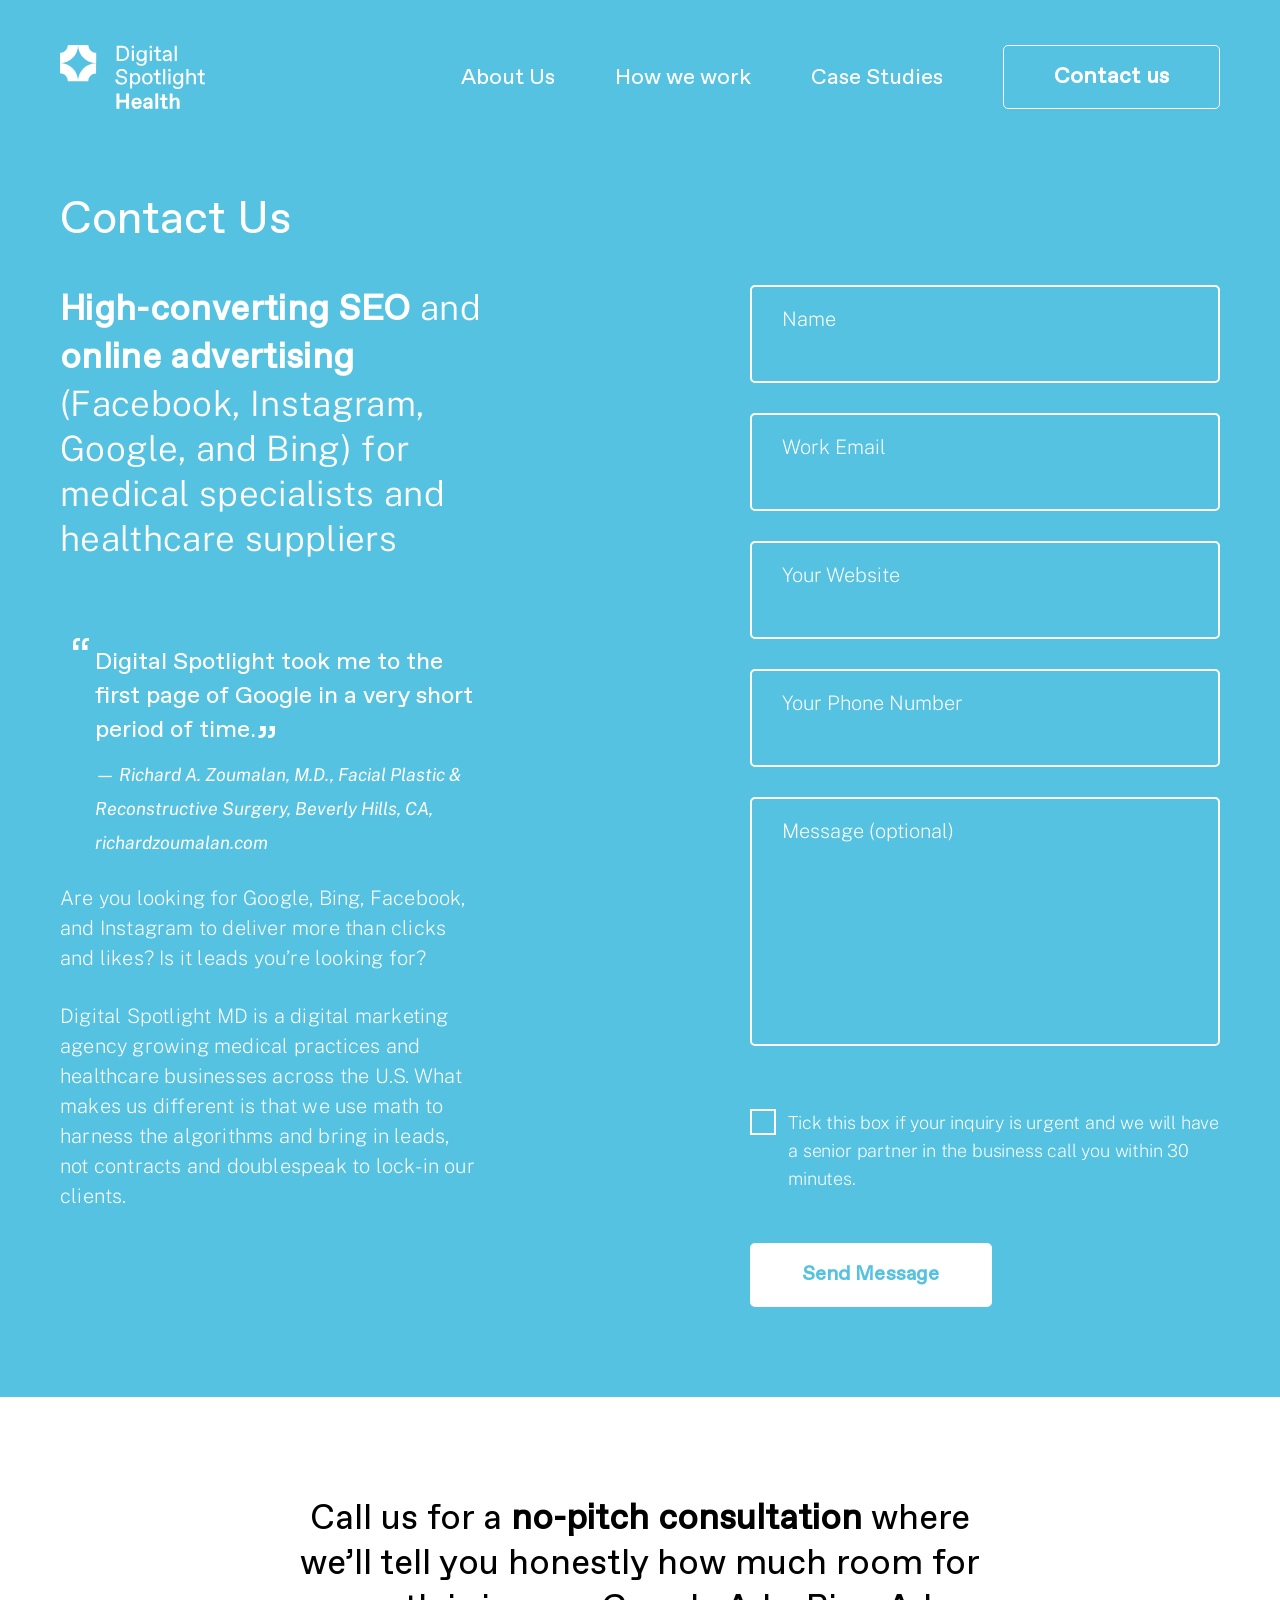
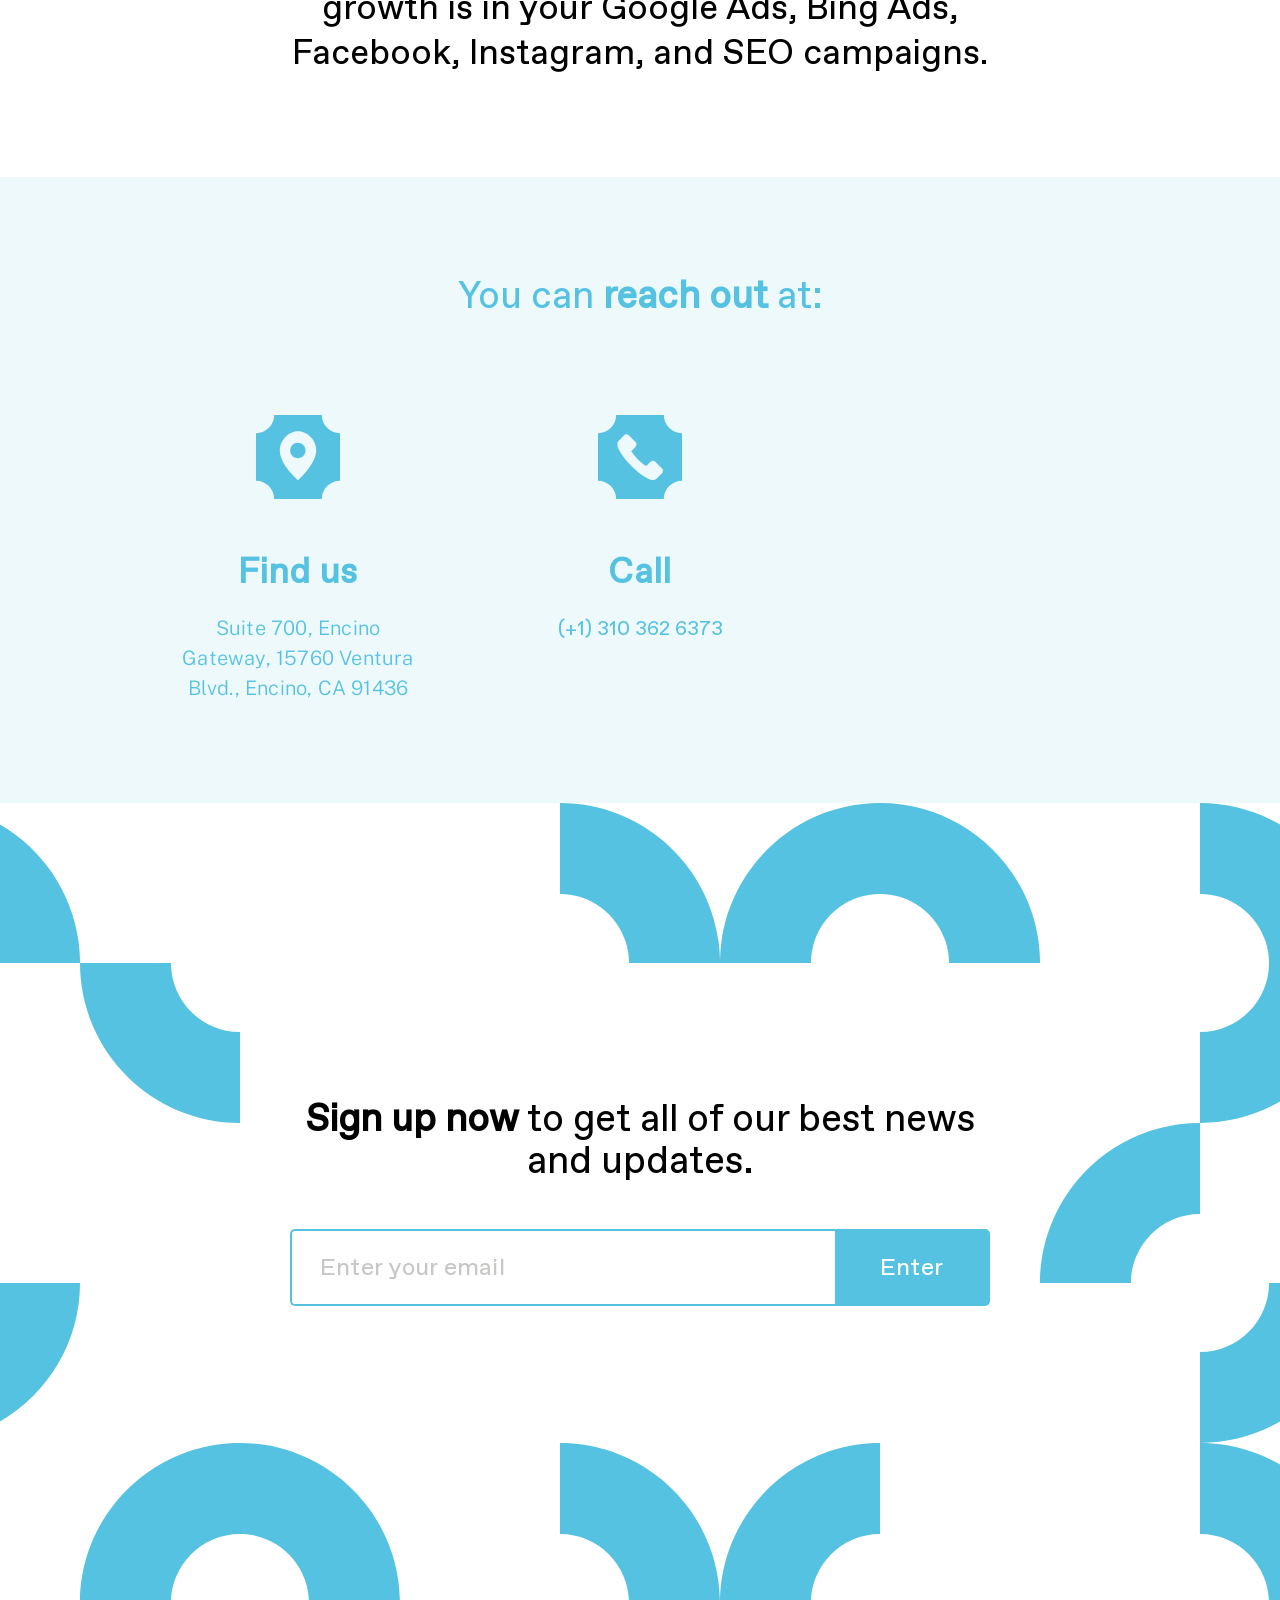
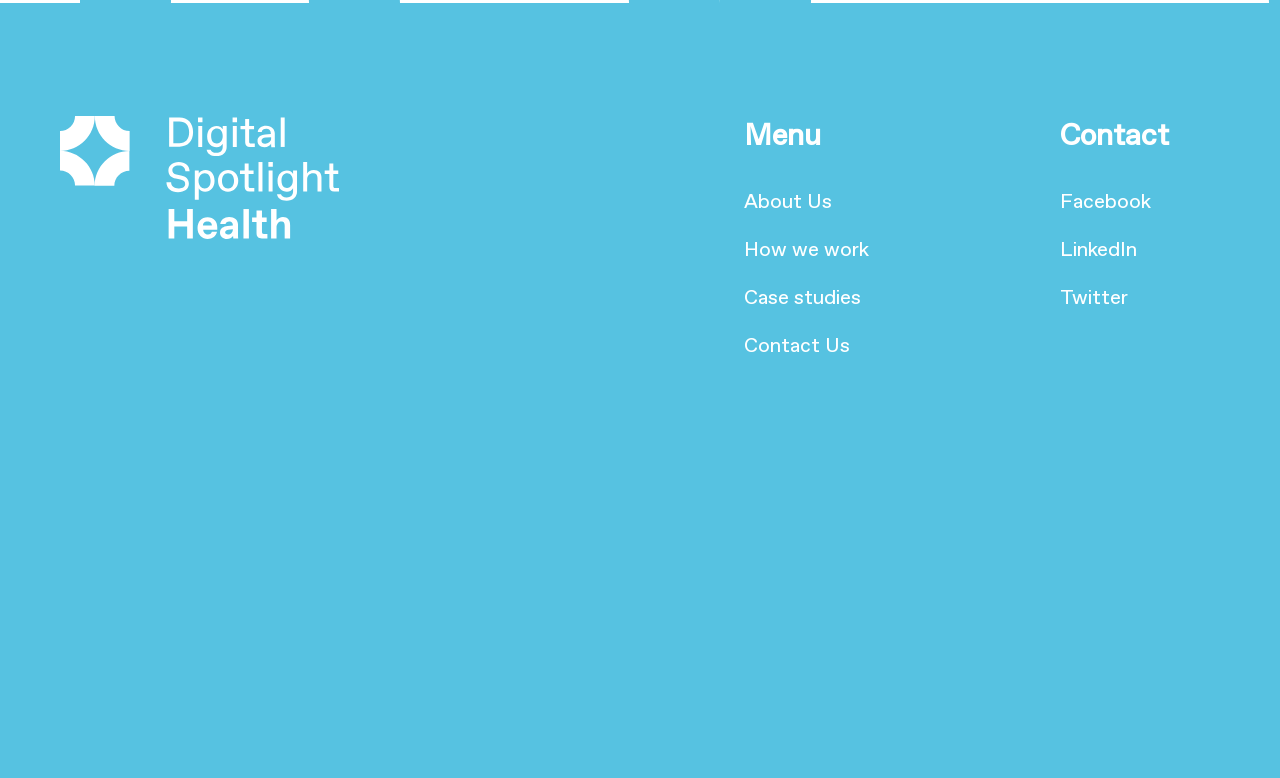
<file: Contact-us-v2.html>
<!doctype html>
<html lang="en">
<head>
    <meta charset="UTF-8">
    <meta name="viewport" content="width=device-width, initial-scale=1, shrink-to-fit=no, user-scalable=no">
    <meta name="format-detection" content="telephone=no">
    <link rel="stylesheet" href="css/style.min.css">
    <title></title>
    <style>
    </style>
</head>
<body>
<div class="wrapper">
    <div class="mobile-nav">
        <nav class="main-nav ">
            <ul class="menu">
                <li class="menu__item">
                    <a href="#">About Us</a>
                    <div class="submenu">

                    </div>
                </li>
                <li class="menu__item"><a href="#">How we work</a></li>
                <li class="menu__item"><a href="#">Case Studies</a></li>
            </ul>
        </nav>
        <a href="#" class="btn btn--secondary">Contact Us</a>
    </div>
    <header class="header header_abs">
        <div class="header__main">
            <div class="container">
                <div class="row">
                    <a href="#" class="logo header__logo">
                        <img src="images/logo-mobile.svg" class="d-block-sm-down" alt="">
                        <img src="images/logo.svg" class="d-none-sm-down" alt="">
                    </a>
                    <nav class="main-nav header__nav d-none-md-down">
                        <ul class="menu">
                            <li class="menu__item menu__item--has-children">
                                <a href="#">About Us</a>
                                <div class="submenu">
                                    <div class="container">
                                        <div class="row">
                                            <div class="submenu__title">
                                                <h3><strong>About Digital</strong> <br>
                                                    Spotlight Health</h3>
                                            </div>
                                            <div class="submenu__links">
                                                <ul>
                                                    <li><a href="#">Making healthcare businesses shine online</a></li>
                                                    <li><a href="#"><strong>Google Premier partners</strong></a></li>
                                                    <li><a href="#">Understanding the whole picture</a></li>
                                                    <li><a href="#">Measuring leads, not clicks</a></li>
                                                    <li><a href="#">No lock-ins</a></li>
                                                    <li><a href="#">Clear, actionable information</a></li>
                                                    <li><a href="#">You won’t believe how much work we’ll do before we speak</a></li>
                                                </ul>
                                            </div>
                                        </div>
                                    </div>
                                </div>
                            </li>
                            <li class="menu__item menu__item--has-children">
                                <a href="#">How we work</a>
                                <div class="submenu">
                                    <div class="container">
                                        <div class="row">
                                            <div class="submenu__title">
                                                <h3><strong>How we work</strong> </h3>
                                            </div>
                                            <div class="submenu__links">
                                                <ul>
                                                    <li><a href="#">Making healthcare businesses shine online</a></li>
                                                    <li><a href="#"><strong>Google Premier partners</strong></a></li>
                                                    <li><a href="#">Understanding the whole picture</a></li>
                                                    <li><a href="#">Measuring leads, not clicks</a></li>
                                                    <li><a href="#">No lock-ins</a></li>
                                                    <li><a href="#">Clear, actionable information</a></li>
                                                    <li><a href="#">You won’t believe how much work we’ll do before we speak</a></li>
                                                </ul>
                                            </div>
                                        </div>
                                    </div>
                                </div>
                            </li>
                            <li class="menu__item"><a href="#">Case Studies</a></li>
                        </ul>
                    </nav>
                    <div class="btns-group header__btns d-none-md-down">
                        <a href="#" class="btn btn--hollow btn--lg">Contact us</a>
                    </div>
                    <div class="d-flex-md-down">
                        <a href="#" class="menu-toggle">
                            <svg class="icon"><use xlink:href="#menu"></use></svg>
                        </a>
                    </div>
                </div>
            </div>
        </div>
    </header>
    <main class="page-content">
        <section class="section-contact section_xlight">
            <div class="container">
                <h1>Contact Us</h1>
                <div class="section-contact__row row">
                    <div class="section-contact__txt">
                        <h3><strong>High-converting SEO</strong> and <strong> online advertising </strong>(Facebook, Instagram, Google, and Bing) for medical specialists and healthcare suppliers</h3>

                        <blockquote>
                            <p>Digital Spotlight took me to the first page of Google in a very short period of time.</p>
                            <cite>— Richard A. Zoumalan, M.D., Facial Plastic & Reconstructive Surgery, Beverly Hills, CA, richardzoumalan.com</cite>
                        </blockquote>
                        <p>Are you looking for Google, Bing, Facebook, and Instagram to deliver more than clicks and likes? Is it leads you’re looking for?</p>
                        <p>Digital Spotlight MD is a digital marketing agency growing medical practices and healthcare businesses across the U.S.
                            What makes us different is that we use math to harness the algorithms and bring in leads, not contracts and doublespeak to lock-in our clients.</p>
                    </div>
                    <div class="section-contact__form">
                        <div class="contact-form">
                            <div class="gf_browser_chrome gform_wrapper" id="gform_wrapper_1">
                                <form method="post" enctype="" id="" action="">
                                    <div class="gform_body">
                                        <ul id="gform_fields_1" class="gform_fields top_label form_sublabel_below description_below">
                                            <li id="field_1_1 " class="gfield  field_sublabel_below field_description_below hidden_label gfield_visibility_visible">
                                                <label class="gfield_label" for="input_1_1">Name</label>
                                                <div class="ginput_container ginput_container_text"><input name="input_1" id="input_1_1" type="text" value="" class="" placeholder="" aria-invalid="false"></div>
                                            </li>
                                            <li id="field_1_1" class="gfield  field_sublabel_below field_description_below hidden_label gfield_visibility_visible">
                                                <label class="gfield_label" for="input_1_3">Work Email</label>
                                                <div class="ginput_container ginput_container_text"><input name="input_1" id="input_1_3" type="email" value="" class="" placeholder="" aria-invalid="false"></div>
                                            </li>
                                            <li id="field_1_1" class="gfield  field_sublabel_below field_description_below hidden_label gfield_visibility_visible">
                                                <label class="gfield_label" for="input_1_2">Your Website</label>
                                                <div class="ginput_container ginput_container_text"><input name="input_1" id="input_1_2" type="url" value="" class="" placeholder="" aria-invalid="false"></div>
                                            </li>
                                            <li id="field_1_1" class="gfield  field_sublabel_below field_description_below hidden_label gfield_visibility_visible">
                                                <label class="gfield_label" for="input_1_4">Your Phone Number</label>
                                                <div class="ginput_container ginput_container_text"><input name="input_1" id="input_1_4" type="tel" value="" class="" placeholder="" aria-invalid="false"></div>
                                            </li>

                                            <li id="field_1_1" class="gfield field_sublabel_below field_description_below hidden_label gfield_visibility_visible">
                                                <label class="gfield_label" for="input_1_4">Message (optional)</label>
                                                <div class="ginput_container ginput_container_text"><textarea name="input_1" id="input_1_4" placeholder=""></textarea></div>
                                            </li>
                                            <li id="field_1_1" class="gfield field_sublabel_below field_description_below hidden_label gfield_visibility_visible">
                                                <div class="ginput_container ginput_container_text">
                                                    <div class="check-filed">
                                                        <input id="check" type="checkbox">
                                                        <label for="check">Tick this box if your inquiry is urgent and we will have a senior partner in the business call you within 30 minutes.</label>
                                                    </div>
                                                </div>
                                            </li>
                                        </ul>
                                    </div>
                                    <div class="gform_footer top_label"><input type="submit" id="gform_submit_button_1" class="gform_button button btn--secondary" value="Send Message" onclick="if(window[&quot;gf_submitting_1&quot;]){return false;}  window[&quot;gf_submitting_1&quot;]=true;  " onkeypress="if( event.keyCode == 13 ){ if(window[&quot;gf_submitting_1&quot;]){return false;} window[&quot;gf_submitting_1&quot;]=true;  jQuery(&quot;#gform_1&quot;).trigger(&quot;submit&quot;,[true]); }">
                                        <input type="hidden" class="gform_hidden" name="is_submit_1" value="1">
                                        <input type="hidden" class="gform_hidden" name="gform_submit" value="1">

                                        <input type="hidden" class="gform_hidden" name="gform_unique_id" value="">
                                        <input type="hidden" class="gform_hidden" name="state_1" value="WyJbXSIsIjJhOGQ5ZGM1NTkxMTZhODM0ZWVlOGM4ZDdlOTk0OWFjIl0=">
                                        <input type="hidden" class="gform_hidden" name="gform_target_page_number_1" id="gform_target_page_number_1" value="0">
                                        <input type="hidden" class="gform_hidden" name="gform_source_page_number_1" id="gform_source_page_number_1" value="1">
                                        <input type="hidden" name="gform_field_values" value="">

                                    </div>
                                </form>
                            </div>
                        </div>
                    </div>
                </div>
            </div>
        </section>
        <section class="section-call v2">
            <div class="container">
                <h2>Call us for a <strong>no-pitch consultation</strong> where we’ll tell you honestly how much room for growth is in your Google Ads,
                    Bing Ads, Facebook, Instagram, and SEO campaigns.</h2>
            </div>
        </section>
        <section class="section-address">
            <div class="container">
                <h2>You can <strong>reach out</strong> at:</h2>
                <div class="section-address__row row">
                    <div class="section-address__col">
                        <svg class="icon"><use xlink:href="#location"></use></svg>
                        <h3>Find us</h3>
                        <p>Suite 700, Encino Gateway, 15760 Ventura Blvd., Encino, CA 91436</p>
                    </div>
                    <div class="section-address__col">
                        <svg class="icon"><use xlink:href="#phone"></use></svg>
                        <h3>Call</h3>
                        <a href="tel:">(+1) 310 362 6373</a>
                    </div>
                    <div class="section-address__col">
                        <svg class="icon"><use xlink:href="#email"></use></svg>
                        <h3>Email</h3>
                        <a href="mailto:">contact@digitalspotlight.com</a>
                    </div>
                </div>
            </div>
        </section>
        <section class="section-signup">
            <div class="shape-container">
                <div class="shape-effect-wrap">
                    <svg class="shape-effect shape-effect--1">
                        <use xlink:href="#shape-1"></use>
                    </svg>
                </div>
                <div class="shape-effect-wrap">
                    <svg class="shape-effect shape-effect--1">
                        <use xlink:href="#shape-1"></use>
                    </svg>
                </div>
                <div class="shape-effect-wrap">
                    <svg class="shape-effect shape-effect--4">
                        <use xlink:href="#shape-4"></use>
                    </svg>
                </div>
                <div class="shape-effect-wrap">
                    <svg class="shape-effect shape-effect--1">
                        <use xlink:href="#shape-1"></use>
                    </svg>
                </div>
                <div class="shape-effect-wrap">
                    <svg class="shape-effect shape-effect--1">
                        <use xlink:href="#shape-1"></use>
                    </svg>
                </div>
                <div class="shape-effect-wrap">
                    <svg class="shape-effect shape-effect--3">
                        <use xlink:href="#shape-3"></use>
                    </svg>
                </div>
                <div class="shape-effect-wrap">
                    <svg class="shape-effect shape-effect--2">
                        <use xlink:href="#shape-2"></use>
                    </svg>
                </div>
                <div class="shape-effect-wrap">
                    <svg class="shape-effect shape-effect--4">
                        <use xlink:href="#shape-4"></use>
                    </svg>
                </div>
                <div class="shape-effect-wrap">
                    <svg class="shape-effect shape-effect--2">
                        <use xlink:href="#shape-2"></use>
                    </svg>
                </div>
                <div class="shape-effect-wrap">
                    <svg class="shape-effect shape-effect--2">
                        <use xlink:href="#shape-2"></use>
                    </svg>
                </div>
                <div class="shape-effect-wrap">
                    <svg class="shape-effect shape-effect--4">
                        <use xlink:href="#shape-4"></use>
                    </svg>
                </div>
                <div class="shape-effect-wrap">
                    <svg class="shape-effect shape-effect--1">
                        <use xlink:href="#shape-1"></use>
                    </svg>
                </div>
                <div class="shape-effect-wrap">
                    <svg class="shape-effect shape-effect--1">
                        <use xlink:href="#shape-1"></use>
                    </svg>
                </div>
                <div class="shape-effect-wrap">
                    <svg class="shape-effect shape-effect--4">
                        <use xlink:href="#shape-4"></use>
                    </svg>
                </div>
                <div class="shape-effect-wrap">
                    <svg class="shape-effect shape-effect--1">
                        <use xlink:href="#shape-1"></use>
                    </svg>
                </div>
            </div>
            <div class="container">
                <h2><strong>Sign up now</strong> to get all of our best news and updates.</h2>
                <div class="subscribe-form">
                    <form method="post" id="" action="">
                        <div class="gform_body">
                            <ul id="gform_fields_1" class="gform_fields top_label form_sublabel_below description_below">
                                <li id="field_1_1" class="gfield field_sublabel_below field_description_below hidden_label gfield_visibility_visible">
                                    <div class="ginput_container ginput_container_text">
                                        <input name="input_1" id="input_1_1" type="email" value="" class="large" placeholder="Enter your email" aria-invalid="false">
                                    </div>
                                </li>
                            </ul>
                        </div>
                        <div class="gform_footer top_label">
                            <input type="submit" id="gform_submit_buon_1" class="gform_button button" value="Enter" onclick="if(window[&quot;gf_submitting_1&quot;]){return false;}  window[&quot;gf_submitting_1&quot;]=true;  " onkeypress="if( event.keyCode == 13 ){ if(window[&quot;gf_submitting_1&quot;]){return false;} window[&quot;gf_submitting_1&quot;]=true;  jQuery(&quot;#gform_1&quot;).trigger(&quot;submit&quot;,[true]); }">
                            <input type="hidden" class="gform_hidden" name="is_submit_1" value="1">
                            <input type="hidden" class="gform_hidden" name="gform_submit" value="1">

                            <input type="hidden" class="gform_hidden" name="gform_unique_id" value="">
                            <input type="hidden" class="gform_hidden" name="state_1" value="WyJbXSIsIjJhOGQ5ZGM1NTkxMTZhODM0ZWVlOGM4ZDdlOTk0OWFjIl0=">
                            <input type="hidden" class="gform_hidden" name="gform_target_page_number_1" id="gform_target_page_number_1" value="0">
                            <input type="hidden" class="gform_hidden" name="gform_source_page_number_1" id="gform_source_page_number_1" value="1">
                            <input type="hidden" name="gform_field_values" value="">

                        </div>
                    </form>
                </div>
            </div>
        </section>
    </main>
    <footer class="footer">
        <div class="container">
            <div class="footer__top">
                <div class="footer__row row">
                    <a href="#" class="logo">
                        <img src="images/logo-mobile.svg" class="d-block-sm-down" alt="">
                        <img src="images/logo.svg" class="d-none-sm-down" alt="">
                    </a>
                    <div class="footer__widgets footer__col">
                        <div class="widgets">
                            <h4>Menu</h4>
                            <ul>
                                <li><a href="#">About Us</a></li>
                                <li><a href="#">How we work</a></li>
                                <li><a href="#">Case studies</a></li>
                                <li><a href="#">Contact Us</a></li>
                            </ul>
                        </div>
                        <div class="widgets">
                            <h4>Contact</h4>
                            <ul>
                                <li><a target="_blank" href="#">Facebook</a></li>
                                <li><a target="_blank" href="#">LinkedIn</a></li>
                                <li><a target="_blank" href="#">Twitter</a></li>
                            </ul>
                        </div>
                    </div>
                </div>
            </div>
            <div class="footer__subscribe">
                <div class="footer__row row">
                    <div class="footer__widgets footer__col">
                        <h4>Subscribe</h4>
                        <div class="subscribe-form">
                            <form method="post" id="" action="">
                                <div class="gform_body">
                                    <ul id="gform_fields_1" class="gform_fields top_label form_sublabel_below description_below">
                                        <li id="field_1_1" class="gfield field_sublabel_below field_description_below hidden_label gfield_visibility_visible">
                                            <div class="ginput_container ginput_container_text">
                                                <input name="input_1" id="input_1_1" type="email" value="" class="large" placeholder="Enter your email" aria-invalid="false">
                                            </div>
                                        </li>
                                    </ul>
                                </div>
                                <div class="gform_footer top_label">
                                    <input type="submit" id="gform_submit_buon_1" class="gform_button button" value="Enter" onclick="if(window[&quot;gf_submitting_1&quot;]){return false;}  window[&quot;gf_submitting_1&quot;]=true;  " onkeypress="if( event.keyCode == 13 ){ if(window[&quot;gf_submitting_1&quot;]){return false;} window[&quot;gf_submitting_1&quot;]=true;  jQuery(&quot;#gform_1&quot;).trigger(&quot;submit&quot;,[true]); }">
                                    <input type="hidden" class="gform_hidden" name="is_submit_1" value="1">
                                    <input type="hidden" class="gform_hidden" name="gform_submit" value="1">

                                    <input type="hidden" class="gform_hidden" name="gform_unique_id" value="">
                                    <input type="hidden" class="gform_hidden" name="state_1" value="WyJbXSIsIjJhOGQ5ZGM1NTkxMTZhODM0ZWVlOGM4ZDdlOTk0OWFjIl0=">
                                    <input type="hidden" class="gform_hidden" name="gform_target_page_number_1" id="gform_target_page_number_1" value="0">
                                    <input type="hidden" class="gform_hidden" name="gform_source_page_number_1" id="gform_source_page_number_1" value="1">
                                    <input type="hidden" name="gform_field_values" value="">

                                </div>
                            </form>
                        </div>
                    </div>
                </div>
            </div>
            <div class="footer__bottom">
                <div>2022 © Digital Spotlight - <a href="#">Terms and Conditions</a> | <a href="#">Privacy Policy</a></div>
            </div>
        </div>
    </footer>
</div>

<svg width="0" height="0" class="hidden" style="display: none">
    <symbol fill="none" xmlns="http://www.w3.org/2000/svg" viewBox="0 0 79 79" id="arrow-bordered">
        <path d="M16.9855 78.6719L19.5987 78.6719L39.1973 78.6719L58.7959 78.6719L61.4091 78.6719C61.4091 69.3296 69.0852 61.6262 78.3945 61.6262L78.3945 59.0038L78.3945 39.3358L78.3945 19.6677L78.3945 17.0453C69.0852 17.0453 61.4091 9.342 61.4091 -0.00031895L58.7959 -0.000318721L39.1973 -0.000317008L19.5987 -0.000315294L16.9855 -0.000315066C16.9855 9.34201 9.3094 17.0453 6.3277e-05 17.0453L6.35062e-05 19.6677L6.52257e-05 39.3358L6.69451e-05 59.0038L6.71744e-05 61.6262C9.30941 61.6262 16.9855 69.3296 16.9855 78.6719Z" fill="currentColor"></path>
        <path fill-rule="evenodd" clip-rule="evenodd" d="M17.4754 35.0745L57.4893 35.0745L57.4893 43.2695L17.4754 43.2695L17.4754 35.0745Z" fill="white"></path>
        <path fill-rule="evenodd" clip-rule="evenodd" d="M44.6824 57.8193L38.9385 51.9943L51.6999 39.3211L38.1072 25.6803C38.1071 25.6802 38.1067 25.6797 40.9938 22.7824C43.881 19.885 43.881 19.885 43.8811 19.8851L63.2788 39.3515L44.6824 57.8193Z" fill="white"></path>
    </symbol>
    <symbol fill="none" xmlns="http://www.w3.org/2000/svg" viewBox="0 0 45 40" id="close">
        <line y1="-1" x2="55.9017" y2="-1" transform="matrix(0.73343 0.679765 -0.609786 0.792566 2 2)" stroke="currentColor" stroke-width="2"></line>
        <line y1="-1" x2="55.9017" y2="-1" transform="matrix(-0.73343 0.679765 0.609786 0.792566 43 2)" stroke="currentColor" stroke-width="2"></line>
    </symbol>
    <symbol fill="none" xmlns="http://www.w3.org/2000/svg" viewBox="0 0 84 84" id="email">
        <path d="M65.8 0H63H42H21H18.2C18.2 9.975 9.975 18.2 0 18.2V21V42V63V65.8C9.975 65.8 18.2 74.025 18.2 84H21H42H63H65.8C65.8 74.025 74.025 65.8 84 65.8V63V42V21V18.2C74.025 18.2 65.8 9.975 65.8 0Z" fill="currentColor"></path>
        <path d="M23.8142 26L41.9994 41.1484L60.1845 26H23.8142ZM19 29.3148V58H65V29.3148L43.1426 47.9071C42.823 48.1786 42.4182 48.3274 41.9998 48.3274C41.5814 48.3274 41.1766 48.1786 40.857 47.9071L19 29.3148Z" fill="#EEF9FC"></path>
    </symbol>
    <symbol fill="none" xmlns="http://www.w3.org/2000/svg" viewBox="0 0 84 84" id="location">
        <path d="M65.8 0H63H42H21H18.2C18.2 9.975 9.975 18.2 0 18.2V21V42V63V65.8C9.975 65.8 18.2 74.025 18.2 84H21H42H63H65.8C65.8 74.025 74.025 65.8 84 65.8V63V42V21V18.2C74.025 18.2 65.8 9.975 65.8 0Z" fill="currentColor"></path>
        <path d="M60.2008 35.3504C60.2008 49.1754 42.0008 65.2754 42.0008 65.2754C42.0008 65.2754 23.8008 50.0504 23.8008 35.3504C23.8008 25.7254 32.0258 16.2754 42.0008 16.2754C51.9758 16.2754 60.2008 25.7254 60.2008 35.3504Z" fill="#EEF9FC"></path>
        <path d="M41.825 43.2252C46.0776 43.2252 49.525 39.7778 49.525 35.5252C49.525 31.2726 46.0776 27.8252 41.825 27.8252C37.5724 27.8252 34.125 31.2726 34.125 35.5252C34.125 39.7778 37.5724 43.2252 41.825 43.2252Z" fill="currentColor"></path>
    </symbol>
    <symbol fill="none" xmlns="http://www.w3.org/2000/svg" viewBox="0 0 45 40" id="menu">
        <line y1="1" x2="45" y2="1" stroke="currentColor" stroke-width="2"></line>
        <line y1="20" x2="45" y2="20" stroke="currentColor" stroke-width="2"></line>
        <line y1="39.001" x2="45" y2="39.001" stroke="currentColor" stroke-width="2"></line>
    </symbol>
    <symbol fill="none" xmlns="http://www.w3.org/2000/svg" viewBox="0 0 84 84" id="phone">
        <path d="M65.8 0H63H42H21H18.2C18.2 9.975 9.975 18.2 0 18.2V21V42V63V65.8C9.975 65.8 18.2 74.025 18.2 84H21H42H63H65.8C65.8 74.025 74.025 65.8 84 65.8V63V42V21V18.2C74.025 18.2 65.8 9.975 65.8 0Z" fill="currentColor"></path>
        <path fill-rule="evenodd" clip-rule="evenodd" d="M64.0453 53.5822L57.2565 46.7935C55.9836 45.5206 53.8622 45.5206 52.5893 46.7935L48.1339 51.0365C40.4966 45.5206 38.1652 43.1892 33.2855 36.1883L37.5285 31.7329C38.8014 30.46 38.8014 28.3386 37.5285 27.0657L30.7398 20.277C29.4668 19.004 27.3454 19.004 26.0725 20.277L20.3442 26.2171C12.7069 33.8545 50.2558 71.8274 58.1052 63.9779L64.0454 58.2497C65.3183 56.9768 65.3182 54.8551 64.0453 53.5822Z" fill="#EEF9FC"></path>
    </symbol>
    <symbol fill="none" xmlns="http://www.w3.org/2000/svg" viewBox="0 0 79 79" id="plus-bordered">
        <path d="M16.9855 78.6719L19.5987 78.6719L39.1973 78.6719L58.7959 78.6719L61.4091 78.6719C61.4091 69.3296 69.0852 61.6262 78.3945 61.6262L78.3945 59.0038L78.3945 39.3358L78.3945 19.6677L78.3945 17.0453C69.0852 17.0453 61.4091 9.342 61.4091 -0.00031895L58.7959 -0.000318721L39.1973 -0.000317008L19.5987 -0.000315294L16.9855 -0.000315066C16.9855 9.34201 9.3094 17.0453 6.3277e-05 17.0453L6.35062e-05 19.6677L6.52257e-05 39.3358L6.69451e-05 59.0038L6.71744e-05 61.6262C9.30941 61.6262 16.9855 69.3296 16.9855 78.6719Z" fill="#56C2E1"></path>
        <path fill-rule="evenodd" clip-rule="evenodd" d="M18.9998 35.0745L59.0137 35.0745L59.0137 43.2695L18.9998 43.2695L18.9998 35.0745Z" fill="white"></path>
        <path fill-rule="evenodd" clip-rule="evenodd" d="M34.9095 59.1789L34.9095 19.165L43.1045 19.165L43.1045 59.1789L34.9095 59.1789Z" fill="white"></path>
    </symbol>
    <symbol fill="none" xmlns="http://www.w3.org/2000/svg" viewBox="0 0 18 14" id="quote">
        <path d="M16.045 0.544997H17.89V3.92H16.27C15.31 3.92 14.605 4.19 14.155 4.73C13.705 5.27 13.48 5.975 13.48 6.845V7.295H16.405V13.82H9.88V6.62C9.88 5 10.465 3.59 11.635 2.39C12.835 1.16 14.305 0.544997 16.045 0.544997ZM6.82 0.544997H8.665V3.92H7.045C6.085 3.92 5.38 4.19 4.93 4.73C4.48 5.27 4.255 5.975 4.255 6.845V7.295H7.18V13.82H0.655V6.62C0.655 5 1.24 3.59 2.41 2.39C3.61 1.16 5.08 0.544997 6.82 0.544997Z" fill="#56C2E1"></path>
    </symbol>
    <symbol fill="none" xmlns="http://www.w3.org/2000/svg" viewBox="0 0 160 160" id="shape-1">
        <path d="M160 160L69.0498 160C69.0498 121.918 38.082 90.9503 5.49986e-05 90.9503L4.70475e-05 1.39876e-05C88.1605 6.28041e-06 160 71.7001 160 160Z" fill="#56C2E1"></path>
    </symbol>
    <symbol fill="none" xmlns="http://www.w3.org/2000/svg" viewBox="0 0 160 160" id="shape-2">
        <path d="M6.10352e-05 160L5.70596e-05 69.0498C38.082 69.0498 69.0498 38.082 69.0498 5.80169e-05L160 5.40413e-05C160 88.1605 88.3 160 6.10352e-05 160Z" fill="#56C2E1"></path>
    </symbol>
    <symbol fill="none" xmlns="http://www.w3.org/2000/svg" viewBox="0 0 160 160" id="shape-3">
        <path d="M0 0L90.9502 0C90.9502 38.082 121.918 69.0497 160 69.0497L160 160C71.8395 160 0 88.2999 0 0Z" fill="#56C2E1"></path>
    </symbol>
    <symbol fill="none" xmlns="http://www.w3.org/2000/svg" viewBox="0 0 160 160" id="shape-4">
        <path d="M160 0L160 90.9502C121.918 90.9502 90.9503 121.918 90.9503 160L-6.99382e-06 160C-3.14021e-06 71.8395 71.7001 -3.85971e-06 160 0Z" fill="#56C2E1"></path>
    </symbol>
</svg>
<script src="https://ajax.googleapis.com/ajax/libs/jquery/3.4.1/jquery.min.js"></script>
<script src="js/slick.min.js"></script>
<script src="js/scrollreveal.js"></script>
<script src="js/simpleParallax.min.js"></script>
<script src="js/custom.js"></script>
</body>
</html>
</file>
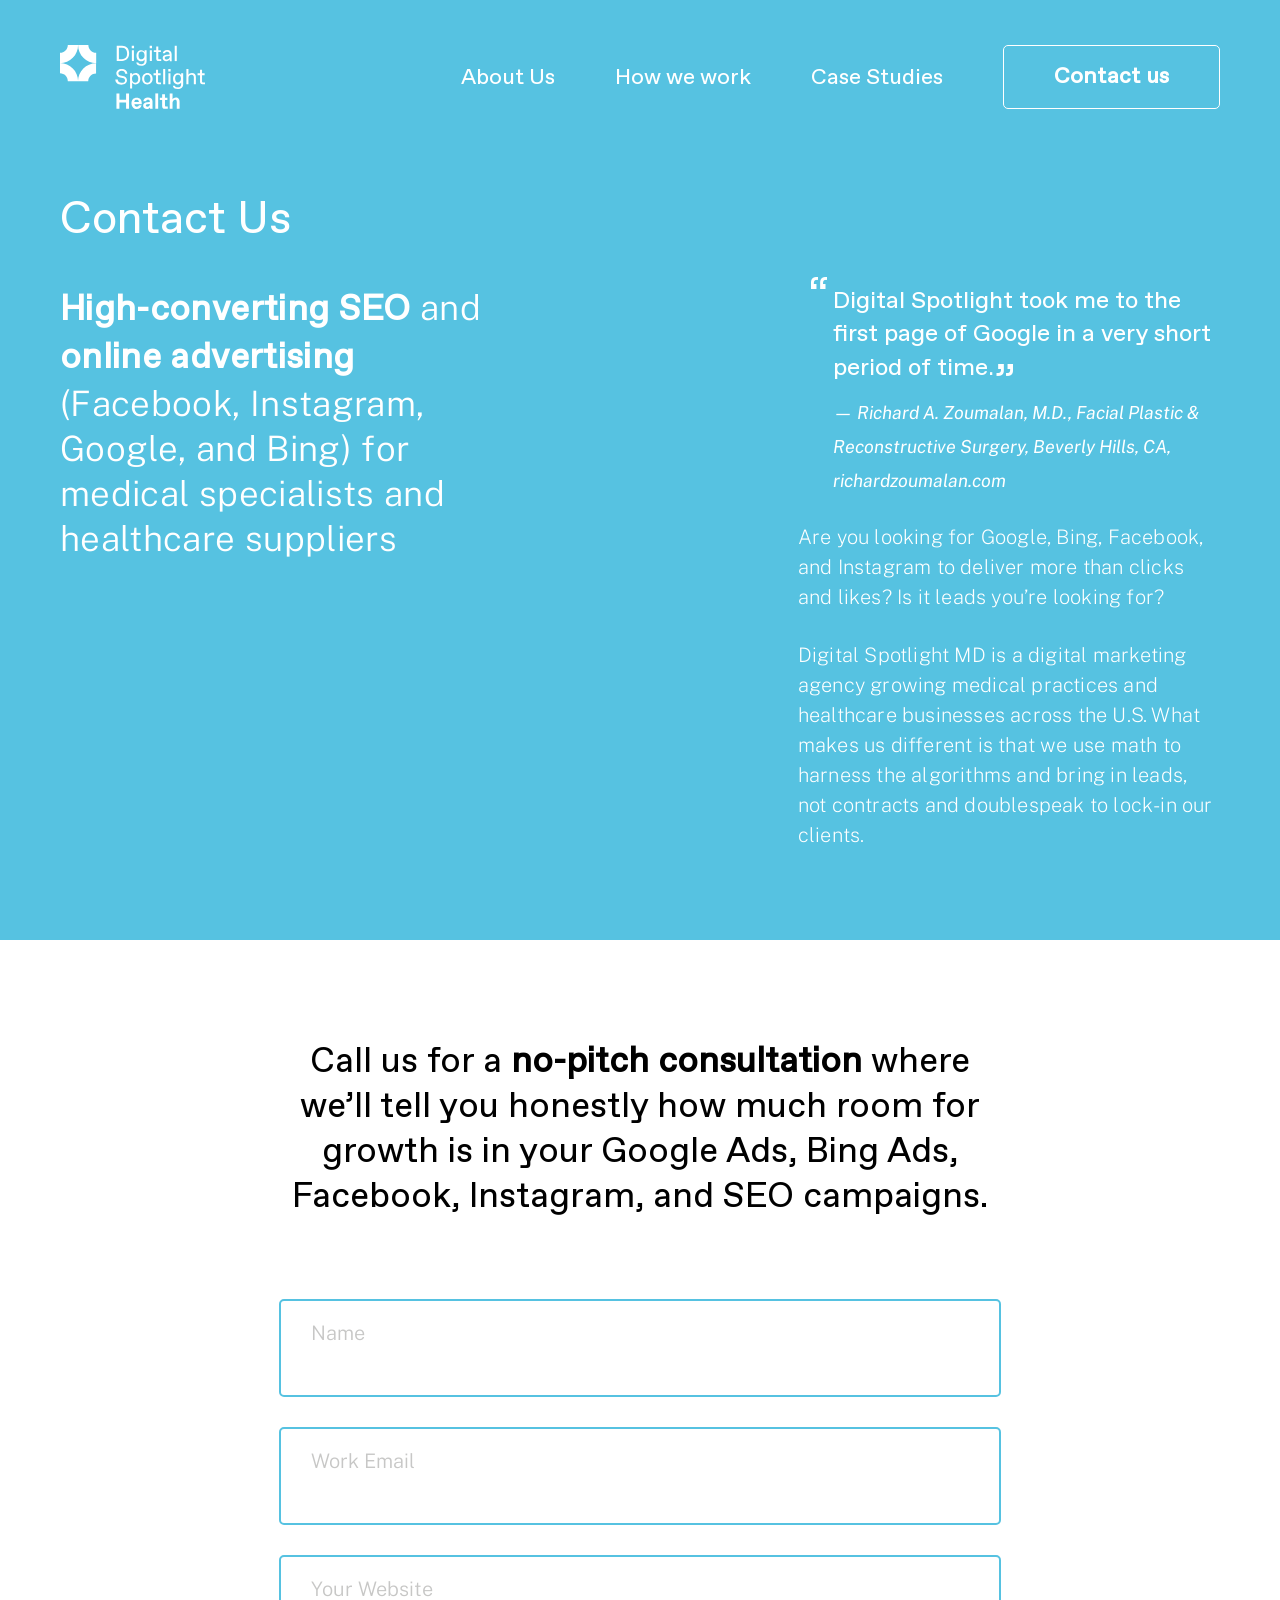
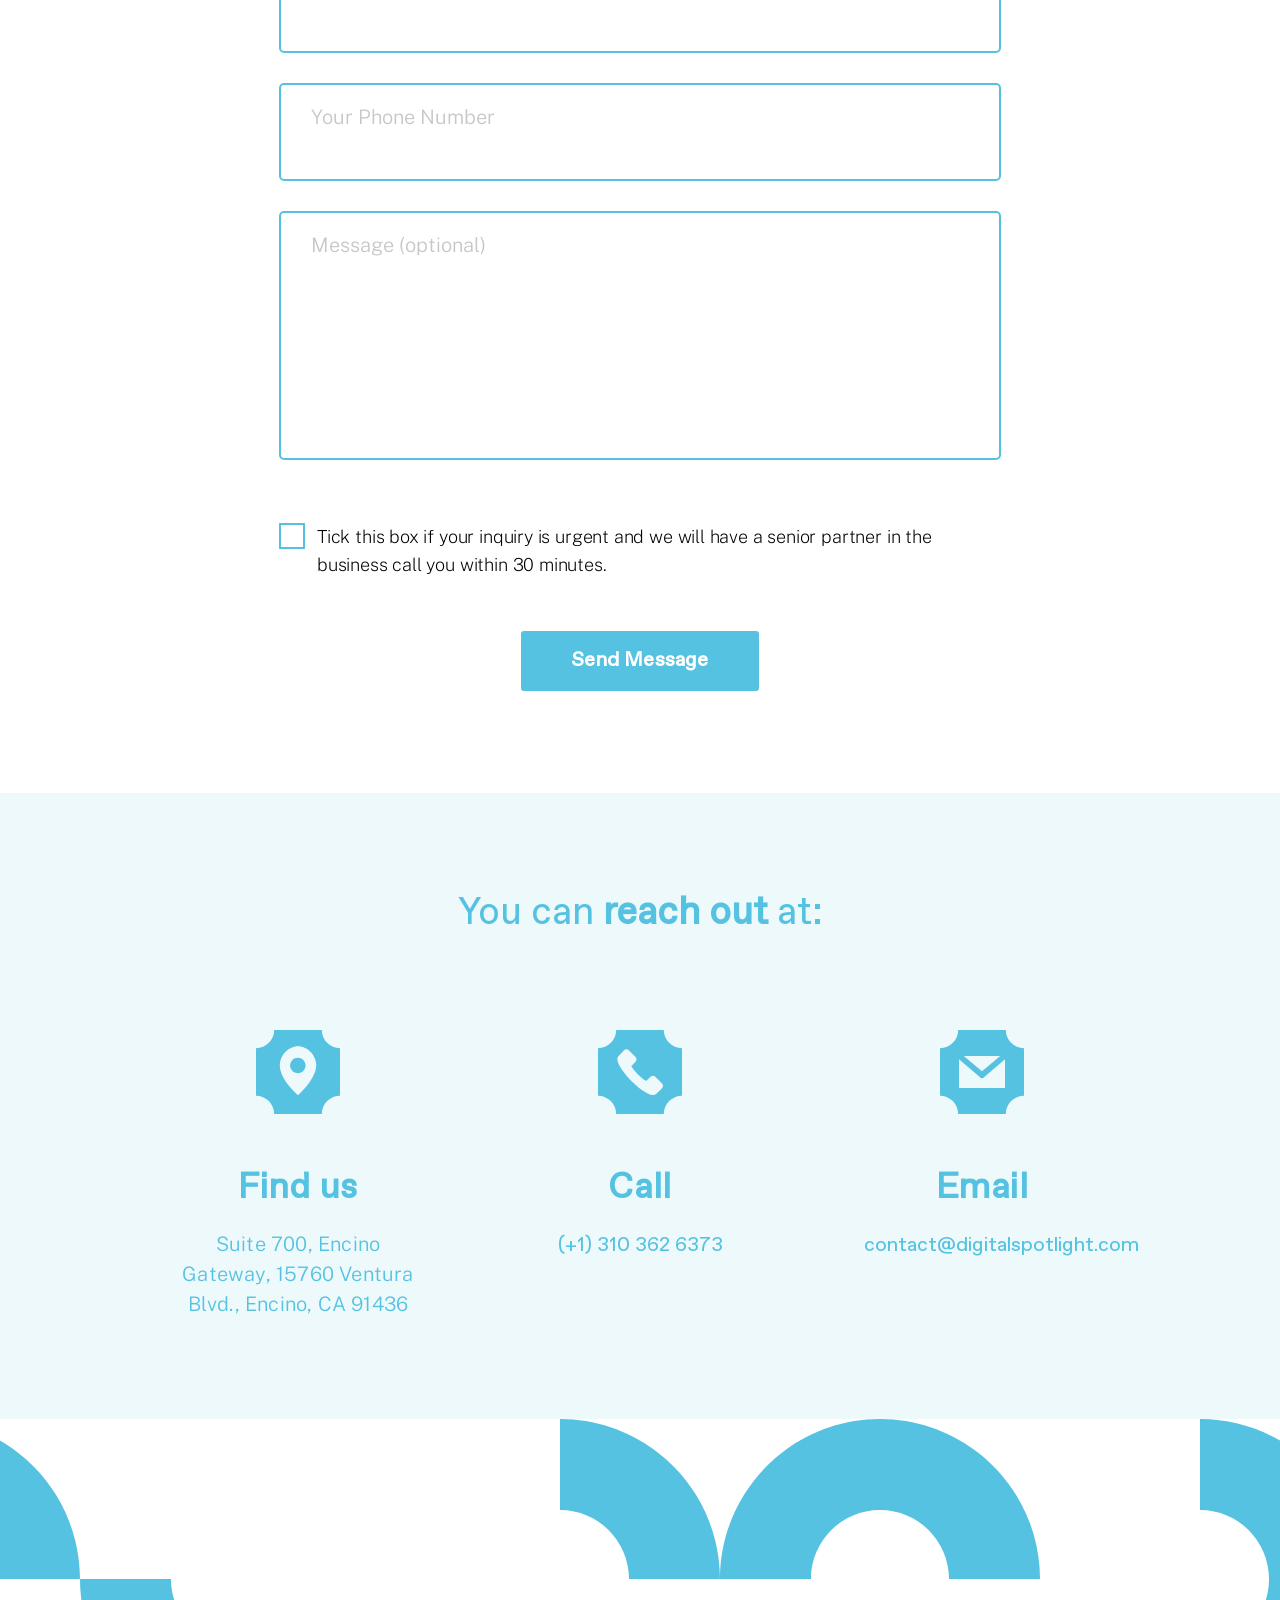
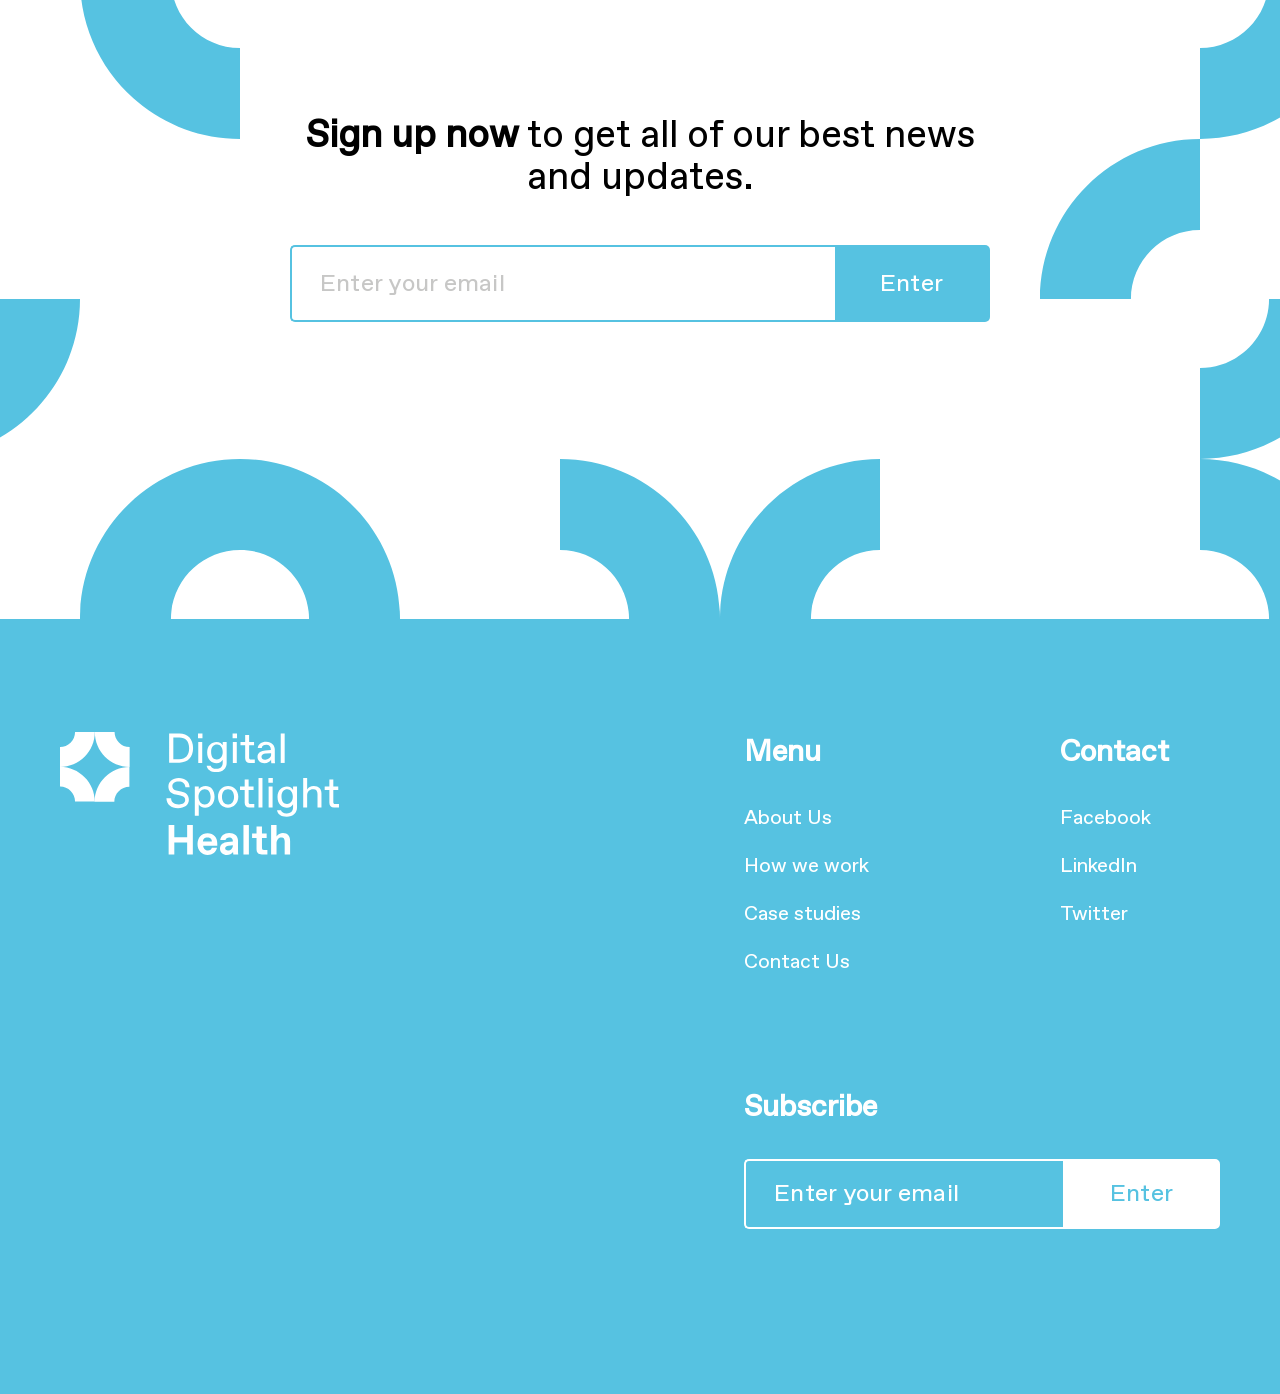
<file: Contact-us.html>
<!doctype html>
<html lang="en">
<head>
    <meta charset="UTF-8">
    <meta name="viewport" content="width=device-width, initial-scale=1, shrink-to-fit=no, user-scalable=no">
    <meta name="format-detection" content="telephone=no">
    <link rel="stylesheet" href="css/style.min.css">
    <title></title>
    <style>
    </style>
</head>
<body>
<div class="wrapper">
    <div class="mobile-nav">
        <nav class="main-nav ">
            <ul class="menu">
                <li class="menu__item">
                    <a href="#">About Us</a>
                    <div class="submenu">

                    </div>
                </li>
                <li class="menu__item"><a href="#">How we work</a></li>
                <li class="menu__item"><a href="#">Case Studies</a></li>
            </ul>
        </nav>
        <a href="#" class="btn btn--secondary">Contact Us</a>
    </div>
    <header class="header header_abs">
        <div class="header__main">
            <div class="container">
                <div class="row">
                    <a href="#" class="logo header__logo">
                        <img src="images/logo-mobile.svg" class="d-block-sm-down" alt="">
                        <img src="images/logo.svg" class="d-none-sm-down" alt="">
                    </a>
                    <nav class="main-nav header__nav d-none-md-down">
                        <ul class="menu">
                            <li class="menu__item menu__item--has-children">
                                <a href="#">About Us</a>
                                <div class="submenu">
                                    <div class="container">
                                        <div class="row">
                                            <div class="submenu__title">
                                                <h3><strong>About Digital</strong> <br>
                                                    Spotlight Health</h3>
                                            </div>
                                            <div class="submenu__links">
                                                <ul>
                                                    <li><a href="#">Making healthcare businesses shine online</a></li>
                                                    <li><a href="#"><strong>Google Premier partners</strong></a></li>
                                                    <li><a href="#">Understanding the whole picture</a></li>
                                                    <li><a href="#">Measuring leads, not clicks</a></li>
                                                    <li><a href="#">No lock-ins</a></li>
                                                    <li><a href="#">Clear, actionable information</a></li>
                                                    <li><a href="#">You won’t believe how much work we’ll do before we speak</a></li>
                                                </ul>
                                            </div>
                                        </div>
                                    </div>
                                </div>
                            </li>
                            <li class="menu__item menu__item--has-children">
                                <a href="#">How we work</a>
                                <div class="submenu">
                                    <div class="container">
                                        <div class="row">
                                            <div class="submenu__title">
                                                <h3><strong>How we work</strong> </h3>
                                            </div>
                                            <div class="submenu__links">
                                                <ul>
                                                    <li><a href="#">Making healthcare businesses shine online</a></li>
                                                    <li><a href="#"><strong>Google Premier partners</strong></a></li>
                                                    <li><a href="#">Understanding the whole picture</a></li>
                                                    <li><a href="#">Measuring leads, not clicks</a></li>
                                                    <li><a href="#">No lock-ins</a></li>
                                                    <li><a href="#">Clear, actionable information</a></li>
                                                    <li><a href="#">You won’t believe how much work we’ll do before we speak</a></li>
                                                </ul>
                                            </div>
                                        </div>
                                    </div>
                                </div>
                            </li>
                            <li class="menu__item"><a href="#">Case Studies</a></li>
                        </ul>
                    </nav>
                    <div class="btns-group header__btns d-none-md-down">
                        <a href="#" class="btn btn--hollow btn--lg">Contact us</a>
                    </div>
                    <div class="d-flex-md-down">
                        <a href="#" class="menu-toggle">
                            <svg class="icon"><use xlink:href="#menu"></use></svg>
                        </a>
                    </div>
                </div>
            </div>
        </div>
    </header>
    <main class="page-content">
        <section class="section-contact section_xlight">
            <div class="container">
                <h1>Contact Us</h1>
                <div class="section-contact__row row">
                    <div class="section-contact__title">
                        <h3><strong>High-converting SEO</strong> and <strong>online advertising</strong> (Facebook, Instagram, Google, and Bing) for medical specialists and healthcare suppliers</h3>
                    </div>
                    <div class="section-contact__txt">
                        <blockquote>
                            <p>Digital Spotlight took me to the first page of Google in a very short period of time.</p>
                            <cite>— Richard A. Zoumalan, M.D., Facial Plastic & Reconstructive Surgery, Beverly Hills, CA, richardzoumalan.com</cite>
                        </blockquote>
                        <p>Are you looking for Google, Bing, Facebook, and Instagram to deliver more than clicks and likes? Is it leads you’re looking for?</p>
                        <p>Digital Spotlight MD is a digital marketing agency growing medical practices and healthcare businesses across the U.S.
                            What makes us different is that we use math to harness the algorithms and bring in leads, not contracts and doublespeak to lock-in our clients.</p>
                    </div>
                </div>
            </div>
        </section>
        <section class="section-call">
            <div class="container">
                <h2>Call us for a <strong>no-pitch consultation</strong> where we’ll tell you honestly how much room for growth is in your Google Ads,
                    Bing Ads, Facebook, Instagram, and SEO campaigns.</h2>
                <div class="contact-form">
                    <div class="gf_browser_chrome gform_wrapper" id="gform_wrapper_1">
                        <form method="post" enctype="" id="" action="">
                            <div class="gform_body">
                                <ul id="gform_fields_1" class="gform_fields top_label form_sublabel_below description_below">
                                    <li id="field_1_1 " class="gfield  field_sublabel_below field_description_below hidden_label gfield_visibility_visible">
                                        <label class="gfield_label" for="input_1_1">Name</label>
                                        <div class="ginput_container ginput_container_text"><input name="input_1" id="input_1_1" type="text" value="" class="" placeholder="" aria-invalid="false"></div>
                                    </li>
                                    <li id="field_1_1" class="gfield  field_sublabel_below field_description_below hidden_label gfield_visibility_visible">
                                        <label class="gfield_label" for="input_1_3">Work Email</label>
                                        <div class="ginput_container ginput_container_text"><input name="input_1" id="input_1_3" type="email" value="" class="" placeholder="" aria-invalid="false"></div>
                                    </li>
                                    <li id="field_1_1" class="gfield  field_sublabel_below field_description_below hidden_label gfield_visibility_visible">
                                        <label class="gfield_label" for="input_1_2">Your Website</label>
                                        <div class="ginput_container ginput_container_text"><input name="input_1" id="input_1_2" type="url" value="" class="" placeholder="" aria-invalid="false"></div>
                                    </li>
                                    <li id="field_1_1" class="gfield  field_sublabel_below field_description_below hidden_label gfield_visibility_visible">
                                        <label class="gfield_label" for="input_1_4">Your Phone Number</label>
                                        <div class="ginput_container ginput_container_text"><input name="input_1" id="input_1_4" type="tel" value="" class="" placeholder="" aria-invalid="false"></div>
                                    </li>

                                    <li id="field_1_1" class="gfield field_sublabel_below field_description_below hidden_label gfield_visibility_visible">
                                        <label class="gfield_label" for="input_1_4">Message (optional)</label>
                                        <div class="ginput_container ginput_container_text"><textarea name="input_1" id="input_1_4" placeholder=""></textarea></div>
                                    </li>
                                    <li id="field_1_1" class="gfield field_sublabel_below field_description_below hidden_label gfield_visibility_visible">
                                        <div class="ginput_container ginput_container_text">
                                            <div class="check-filed">
                                                <input id="check" type="checkbox">
                                                <label for="check">Tick this box if your inquiry is urgent and we will have a senior partner in the business call you within 30 minutes.</label>
                                            </div>
                                        </div>
                                    </li>
                                </ul>
                            </div>
                            <div class="gform_footer top_label"><input type="submit" id="gform_submit_button_1" class="gform_button button" value="Send Message" onclick="if(window[&quot;gf_submitting_1&quot;]){return false;}  window[&quot;gf_submitting_1&quot;]=true;  " onkeypress="if( event.keyCode == 13 ){ if(window[&quot;gf_submitting_1&quot;]){return false;} window[&quot;gf_submitting_1&quot;]=true;  jQuery(&quot;#gform_1&quot;).trigger(&quot;submit&quot;,[true]); }">
                                <input type="hidden" class="gform_hidden" name="is_submit_1" value="1">
                                <input type="hidden" class="gform_hidden" name="gform_submit" value="1">

                                <input type="hidden" class="gform_hidden" name="gform_unique_id" value="">
                                <input type="hidden" class="gform_hidden" name="state_1" value="WyJbXSIsIjJhOGQ5ZGM1NTkxMTZhODM0ZWVlOGM4ZDdlOTk0OWFjIl0=">
                                <input type="hidden" class="gform_hidden" name="gform_target_page_number_1" id="gform_target_page_number_1" value="0">
                                <input type="hidden" class="gform_hidden" name="gform_source_page_number_1" id="gform_source_page_number_1" value="1">
                                <input type="hidden" name="gform_field_values" value="">

                            </div>
                        </form>
                    </div>
                </div>
            </div>
        </section>
        <section class="section-address">
            <div class="container">
                <h2>You can <strong>reach out</strong> at:</h2>
                <div class="section-address__row row">
                    <div class="section-address__col">
                        <svg class="icon"><use xlink:href="#location"></use></svg>
                        <h3>Find us</h3>
                        <p>Suite 700, Encino Gateway, 15760 Ventura Blvd., Encino, CA 91436</p>
                    </div>
                    <div class="section-address__col">
                        <svg class="icon"><use xlink:href="#phone"></use></svg>
                        <h3>Call</h3>
                        <a href="tel:">(+1) 310 362 6373</a>
                    </div>
                    <div class="section-address__col">
                        <svg class="icon"><use xlink:href="#email"></use></svg>
                        <h3>Email</h3>
                        <a href="mailto:">contact@digitalspotlight.com</a>
                    </div>
                </div>
            </div>
        </section>
        <section class="section-signup">
            <div class="shape-container">
                <div class="shape-effect-wrap">
                    <svg class="shape-effect shape-effect--1">
                        <use xlink:href="#shape-1"></use>
                    </svg>
                </div>
                <div class="shape-effect-wrap">
                    <svg class="shape-effect shape-effect--1">
                        <use xlink:href="#shape-1"></use>
                    </svg>
                </div>
                <div class="shape-effect-wrap">
                    <svg class="shape-effect shape-effect--4">
                        <use xlink:href="#shape-4"></use>
                    </svg>
                </div>
                <div class="shape-effect-wrap">
                    <svg class="shape-effect shape-effect--1">
                        <use xlink:href="#shape-1"></use>
                    </svg>
                </div>
                <div class="shape-effect-wrap">
                    <svg class="shape-effect shape-effect--1">
                        <use xlink:href="#shape-1"></use>
                    </svg>
                </div>
                <div class="shape-effect-wrap">
                    <svg class="shape-effect shape-effect--3">
                        <use xlink:href="#shape-3"></use>
                    </svg>
                </div>
                <div class="shape-effect-wrap">
                    <svg class="shape-effect shape-effect--2">
                        <use xlink:href="#shape-2"></use>
                    </svg>
                </div>
                <div class="shape-effect-wrap">
                    <svg class="shape-effect shape-effect--4">
                        <use xlink:href="#shape-4"></use>
                    </svg>
                </div>
                <div class="shape-effect-wrap">
                    <svg class="shape-effect shape-effect--2">
                        <use xlink:href="#shape-2"></use>
                    </svg>
                </div>
                <div class="shape-effect-wrap">
                    <svg class="shape-effect shape-effect--2">
                        <use xlink:href="#shape-2"></use>
                    </svg>
                </div>
                <div class="shape-effect-wrap">
                    <svg class="shape-effect shape-effect--4">
                        <use xlink:href="#shape-4"></use>
                    </svg>
                </div>
                <div class="shape-effect-wrap">
                    <svg class="shape-effect shape-effect--1">
                        <use xlink:href="#shape-1"></use>
                    </svg>
                </div>
                <div class="shape-effect-wrap">
                    <svg class="shape-effect shape-effect--1">
                        <use xlink:href="#shape-1"></use>
                    </svg>
                </div>
                <div class="shape-effect-wrap">
                    <svg class="shape-effect shape-effect--4">
                        <use xlink:href="#shape-4"></use>
                    </svg>
                </div>
                <div class="shape-effect-wrap">
                    <svg class="shape-effect shape-effect--1">
                        <use xlink:href="#shape-1"></use>
                    </svg>
                </div>
            </div>
            <div class="container">
                <h2><strong>Sign up now</strong> to get all of our best news and updates.</h2>
                <div class="subscribe-form">
                    <form method="post" id="" action="">
                        <div class="gform_body">
                            <ul id="gform_fields_1" class="gform_fields top_label form_sublabel_below description_below">
                                <li id="field_1_1" class="gfield field_sublabel_below field_description_below hidden_label gfield_visibility_visible">
                                    <div class="ginput_container ginput_container_text">
                                        <input name="input_1" id="input_1_1" type="email" value="" class="large" placeholder="Enter your email" aria-invalid="false">
                                    </div>
                                </li>
                            </ul>
                        </div>
                        <div class="gform_footer top_label">
                            <input type="submit" id="gform_submit_buon_1" class="gform_button button" value="Enter" onclick="if(window[&quot;gf_submitting_1&quot;]){return false;}  window[&quot;gf_submitting_1&quot;]=true;  " onkeypress="if( event.keyCode == 13 ){ if(window[&quot;gf_submitting_1&quot;]){return false;} window[&quot;gf_submitting_1&quot;]=true;  jQuery(&quot;#gform_1&quot;).trigger(&quot;submit&quot;,[true]); }">
                            <input type="hidden" class="gform_hidden" name="is_submit_1" value="1">
                            <input type="hidden" class="gform_hidden" name="gform_submit" value="1">

                            <input type="hidden" class="gform_hidden" name="gform_unique_id" value="">
                            <input type="hidden" class="gform_hidden" name="state_1" value="WyJbXSIsIjJhOGQ5ZGM1NTkxMTZhODM0ZWVlOGM4ZDdlOTk0OWFjIl0=">
                            <input type="hidden" class="gform_hidden" name="gform_target_page_number_1" id="gform_target_page_number_1" value="0">
                            <input type="hidden" class="gform_hidden" name="gform_source_page_number_1" id="gform_source_page_number_1" value="1">
                            <input type="hidden" name="gform_field_values" value="">

                        </div>
                    </form>
                </div>
            </div>
        </section>
    </main>
    <footer class="footer">
        <div class="container">
            <div class="footer__top">
                <div class="footer__row row">
                    <a href="#" class="logo">
                        <img src="images/logo-mobile.svg" class="d-block-sm-down" alt="">
                        <img src="images/logo.svg" class="d-none-sm-down" alt="">
                    </a>
                    <div class="footer__widgets footer__col">
                        <div class="widgets">
                            <h4>Menu</h4>
                            <ul>
                                <li><a href="#">About Us</a></li>
                                <li><a href="#">How we work</a></li>
                                <li><a href="#">Case studies</a></li>
                                <li><a href="#">Contact Us</a></li>
                            </ul>
                        </div>
                        <div class="widgets">
                            <h4>Contact</h4>
                            <ul>
                                <li><a target="_blank" href="#">Facebook</a></li>
                                <li><a target="_blank" href="#">LinkedIn</a></li>
                                <li><a target="_blank" href="#">Twitter</a></li>
                            </ul>
                        </div>
                    </div>
                </div>
            </div>
            <div class="footer__subscribe">
                <div class="footer__row row">
                    <div class="footer__widgets footer__col">
                        <h4>Subscribe</h4>
                        <div class="subscribe-form">
                            <form method="post" id="" action="">
                                <div class="gform_body">
                                    <ul id="gform_fields_1" class="gform_fields top_label form_sublabel_below description_below">
                                        <li id="field_1_1" class="gfield field_sublabel_below field_description_below hidden_label gfield_visibility_visible">
                                            <div class="ginput_container ginput_container_text">
                                                <input name="input_1" id="input_1_1" type="email" value="" class="large" placeholder="Enter your email" aria-invalid="false">
                                            </div>
                                        </li>
                                    </ul>
                                </div>
                                <div class="gform_footer top_label">
                                    <input type="submit" id="gform_submit_buon_1" class="gform_button button" value="Enter" onclick="if(window[&quot;gf_submitting_1&quot;]){return false;}  window[&quot;gf_submitting_1&quot;]=true;  " onkeypress="if( event.keyCode == 13 ){ if(window[&quot;gf_submitting_1&quot;]){return false;} window[&quot;gf_submitting_1&quot;]=true;  jQuery(&quot;#gform_1&quot;).trigger(&quot;submit&quot;,[true]); }">
                                    <input type="hidden" class="gform_hidden" name="is_submit_1" value="1">
                                    <input type="hidden" class="gform_hidden" name="gform_submit" value="1">

                                    <input type="hidden" class="gform_hidden" name="gform_unique_id" value="">
                                    <input type="hidden" class="gform_hidden" name="state_1" value="WyJbXSIsIjJhOGQ5ZGM1NTkxMTZhODM0ZWVlOGM4ZDdlOTk0OWFjIl0=">
                                    <input type="hidden" class="gform_hidden" name="gform_target_page_number_1" id="gform_target_page_number_1" value="0">
                                    <input type="hidden" class="gform_hidden" name="gform_source_page_number_1" id="gform_source_page_number_1" value="1">
                                    <input type="hidden" name="gform_field_values" value="">

                                </div>
                            </form>
                        </div>
                    </div>
                </div>
            </div>
            <div class="footer__bottom">
                <div>2022 © Digital Spotlight - <a href="#">Terms and Conditions</a> | <a href="#">Privacy Policy</a></div>
            </div>
        </div>
    </footer>
</div>

<svg width="0" height="0" class="hidden" style="display: none">
    <symbol fill="none" xmlns="http://www.w3.org/2000/svg" viewBox="0 0 79 79" id="arrow-bordered">
        <path d="M16.9855 78.6719L19.5987 78.6719L39.1973 78.6719L58.7959 78.6719L61.4091 78.6719C61.4091 69.3296 69.0852 61.6262 78.3945 61.6262L78.3945 59.0038L78.3945 39.3358L78.3945 19.6677L78.3945 17.0453C69.0852 17.0453 61.4091 9.342 61.4091 -0.00031895L58.7959 -0.000318721L39.1973 -0.000317008L19.5987 -0.000315294L16.9855 -0.000315066C16.9855 9.34201 9.3094 17.0453 6.3277e-05 17.0453L6.35062e-05 19.6677L6.52257e-05 39.3358L6.69451e-05 59.0038L6.71744e-05 61.6262C9.30941 61.6262 16.9855 69.3296 16.9855 78.6719Z" fill="currentColor"></path>
        <path fill-rule="evenodd" clip-rule="evenodd" d="M17.4754 35.0745L57.4893 35.0745L57.4893 43.2695L17.4754 43.2695L17.4754 35.0745Z" fill="white"></path>
        <path fill-rule="evenodd" clip-rule="evenodd" d="M44.6824 57.8193L38.9385 51.9943L51.6999 39.3211L38.1072 25.6803C38.1071 25.6802 38.1067 25.6797 40.9938 22.7824C43.881 19.885 43.881 19.885 43.8811 19.8851L63.2788 39.3515L44.6824 57.8193Z" fill="white"></path>
    </symbol>
    <symbol fill="none" xmlns="http://www.w3.org/2000/svg" viewBox="0 0 45 40" id="close">
        <line y1="-1" x2="55.9017" y2="-1" transform="matrix(0.73343 0.679765 -0.609786 0.792566 2 2)" stroke="currentColor" stroke-width="2"></line>
        <line y1="-1" x2="55.9017" y2="-1" transform="matrix(-0.73343 0.679765 0.609786 0.792566 43 2)" stroke="currentColor" stroke-width="2"></line>
    </symbol>
    <symbol fill="none" xmlns="http://www.w3.org/2000/svg" viewBox="0 0 84 84" id="email">
        <path d="M65.8 0H63H42H21H18.2C18.2 9.975 9.975 18.2 0 18.2V21V42V63V65.8C9.975 65.8 18.2 74.025 18.2 84H21H42H63H65.8C65.8 74.025 74.025 65.8 84 65.8V63V42V21V18.2C74.025 18.2 65.8 9.975 65.8 0Z" fill="currentColor"></path>
        <path d="M23.8142 26L41.9994 41.1484L60.1845 26H23.8142ZM19 29.3148V58H65V29.3148L43.1426 47.9071C42.823 48.1786 42.4182 48.3274 41.9998 48.3274C41.5814 48.3274 41.1766 48.1786 40.857 47.9071L19 29.3148Z" fill="#EEF9FC"></path>
    </symbol>
    <symbol fill="none" xmlns="http://www.w3.org/2000/svg" viewBox="0 0 84 84" id="location">
        <path d="M65.8 0H63H42H21H18.2C18.2 9.975 9.975 18.2 0 18.2V21V42V63V65.8C9.975 65.8 18.2 74.025 18.2 84H21H42H63H65.8C65.8 74.025 74.025 65.8 84 65.8V63V42V21V18.2C74.025 18.2 65.8 9.975 65.8 0Z" fill="currentColor"></path>
        <path d="M60.2008 35.3504C60.2008 49.1754 42.0008 65.2754 42.0008 65.2754C42.0008 65.2754 23.8008 50.0504 23.8008 35.3504C23.8008 25.7254 32.0258 16.2754 42.0008 16.2754C51.9758 16.2754 60.2008 25.7254 60.2008 35.3504Z" fill="#EEF9FC"></path>
        <path d="M41.825 43.2252C46.0776 43.2252 49.525 39.7778 49.525 35.5252C49.525 31.2726 46.0776 27.8252 41.825 27.8252C37.5724 27.8252 34.125 31.2726 34.125 35.5252C34.125 39.7778 37.5724 43.2252 41.825 43.2252Z" fill="currentColor"></path>
    </symbol>
    <symbol fill="none" xmlns="http://www.w3.org/2000/svg" viewBox="0 0 45 40" id="menu">
        <line y1="1" x2="45" y2="1" stroke="currentColor" stroke-width="2"></line>
        <line y1="20" x2="45" y2="20" stroke="currentColor" stroke-width="2"></line>
        <line y1="39.001" x2="45" y2="39.001" stroke="currentColor" stroke-width="2"></line>
    </symbol>
    <symbol fill="none" xmlns="http://www.w3.org/2000/svg" viewBox="0 0 84 84" id="phone">
        <path d="M65.8 0H63H42H21H18.2C18.2 9.975 9.975 18.2 0 18.2V21V42V63V65.8C9.975 65.8 18.2 74.025 18.2 84H21H42H63H65.8C65.8 74.025 74.025 65.8 84 65.8V63V42V21V18.2C74.025 18.2 65.8 9.975 65.8 0Z" fill="currentColor"></path>
        <path fill-rule="evenodd" clip-rule="evenodd" d="M64.0453 53.5822L57.2565 46.7935C55.9836 45.5206 53.8622 45.5206 52.5893 46.7935L48.1339 51.0365C40.4966 45.5206 38.1652 43.1892 33.2855 36.1883L37.5285 31.7329C38.8014 30.46 38.8014 28.3386 37.5285 27.0657L30.7398 20.277C29.4668 19.004 27.3454 19.004 26.0725 20.277L20.3442 26.2171C12.7069 33.8545 50.2558 71.8274 58.1052 63.9779L64.0454 58.2497C65.3183 56.9768 65.3182 54.8551 64.0453 53.5822Z" fill="#EEF9FC"></path>
    </symbol>
    <symbol fill="none" xmlns="http://www.w3.org/2000/svg" viewBox="0 0 79 79" id="plus-bordered">
        <path d="M16.9855 78.6719L19.5987 78.6719L39.1973 78.6719L58.7959 78.6719L61.4091 78.6719C61.4091 69.3296 69.0852 61.6262 78.3945 61.6262L78.3945 59.0038L78.3945 39.3358L78.3945 19.6677L78.3945 17.0453C69.0852 17.0453 61.4091 9.342 61.4091 -0.00031895L58.7959 -0.000318721L39.1973 -0.000317008L19.5987 -0.000315294L16.9855 -0.000315066C16.9855 9.34201 9.3094 17.0453 6.3277e-05 17.0453L6.35062e-05 19.6677L6.52257e-05 39.3358L6.69451e-05 59.0038L6.71744e-05 61.6262C9.30941 61.6262 16.9855 69.3296 16.9855 78.6719Z" fill="#56C2E1"></path>
        <path fill-rule="evenodd" clip-rule="evenodd" d="M18.9998 35.0745L59.0137 35.0745L59.0137 43.2695L18.9998 43.2695L18.9998 35.0745Z" fill="white"></path>
        <path fill-rule="evenodd" clip-rule="evenodd" d="M34.9095 59.1789L34.9095 19.165L43.1045 19.165L43.1045 59.1789L34.9095 59.1789Z" fill="white"></path>
    </symbol>
    <symbol fill="none" xmlns="http://www.w3.org/2000/svg" viewBox="0 0 18 14" id="quote">
        <path d="M16.045 0.544997H17.89V3.92H16.27C15.31 3.92 14.605 4.19 14.155 4.73C13.705 5.27 13.48 5.975 13.48 6.845V7.295H16.405V13.82H9.88V6.62C9.88 5 10.465 3.59 11.635 2.39C12.835 1.16 14.305 0.544997 16.045 0.544997ZM6.82 0.544997H8.665V3.92H7.045C6.085 3.92 5.38 4.19 4.93 4.73C4.48 5.27 4.255 5.975 4.255 6.845V7.295H7.18V13.82H0.655V6.62C0.655 5 1.24 3.59 2.41 2.39C3.61 1.16 5.08 0.544997 6.82 0.544997Z" fill="#56C2E1"></path>
    </symbol>
    <symbol fill="none" xmlns="http://www.w3.org/2000/svg" viewBox="0 0 160 160" id="shape-1">
        <path d="M160 160L69.0498 160C69.0498 121.918 38.082 90.9503 5.49986e-05 90.9503L4.70475e-05 1.39876e-05C88.1605 6.28041e-06 160 71.7001 160 160Z" fill="#56C2E1"></path>
    </symbol>
    <symbol fill="none" xmlns="http://www.w3.org/2000/svg" viewBox="0 0 160 160" id="shape-2">
        <path d="M6.10352e-05 160L5.70596e-05 69.0498C38.082 69.0498 69.0498 38.082 69.0498 5.80169e-05L160 5.40413e-05C160 88.1605 88.3 160 6.10352e-05 160Z" fill="#56C2E1"></path>
    </symbol>
    <symbol fill="none" xmlns="http://www.w3.org/2000/svg" viewBox="0 0 160 160" id="shape-3">
        <path d="M0 0L90.9502 0C90.9502 38.082 121.918 69.0497 160 69.0497L160 160C71.8395 160 0 88.2999 0 0Z" fill="#56C2E1"></path>
    </symbol>
    <symbol fill="none" xmlns="http://www.w3.org/2000/svg" viewBox="0 0 160 160" id="shape-4">
        <path d="M160 0L160 90.9502C121.918 90.9502 90.9503 121.918 90.9503 160L-6.99382e-06 160C-3.14021e-06 71.8395 71.7001 -3.85971e-06 160 0Z" fill="#56C2E1"></path>
    </symbol>
</svg>
<script src="https://ajax.googleapis.com/ajax/libs/jquery/3.4.1/jquery.min.js"></script>
<script src="js/slick.min.js"></script>
<script src="js/scrollreveal.js"></script>
<script src="js/simpleParallax.min.js"></script>
<script src="js/custom.js"></script>
</body>
</html>
</file>
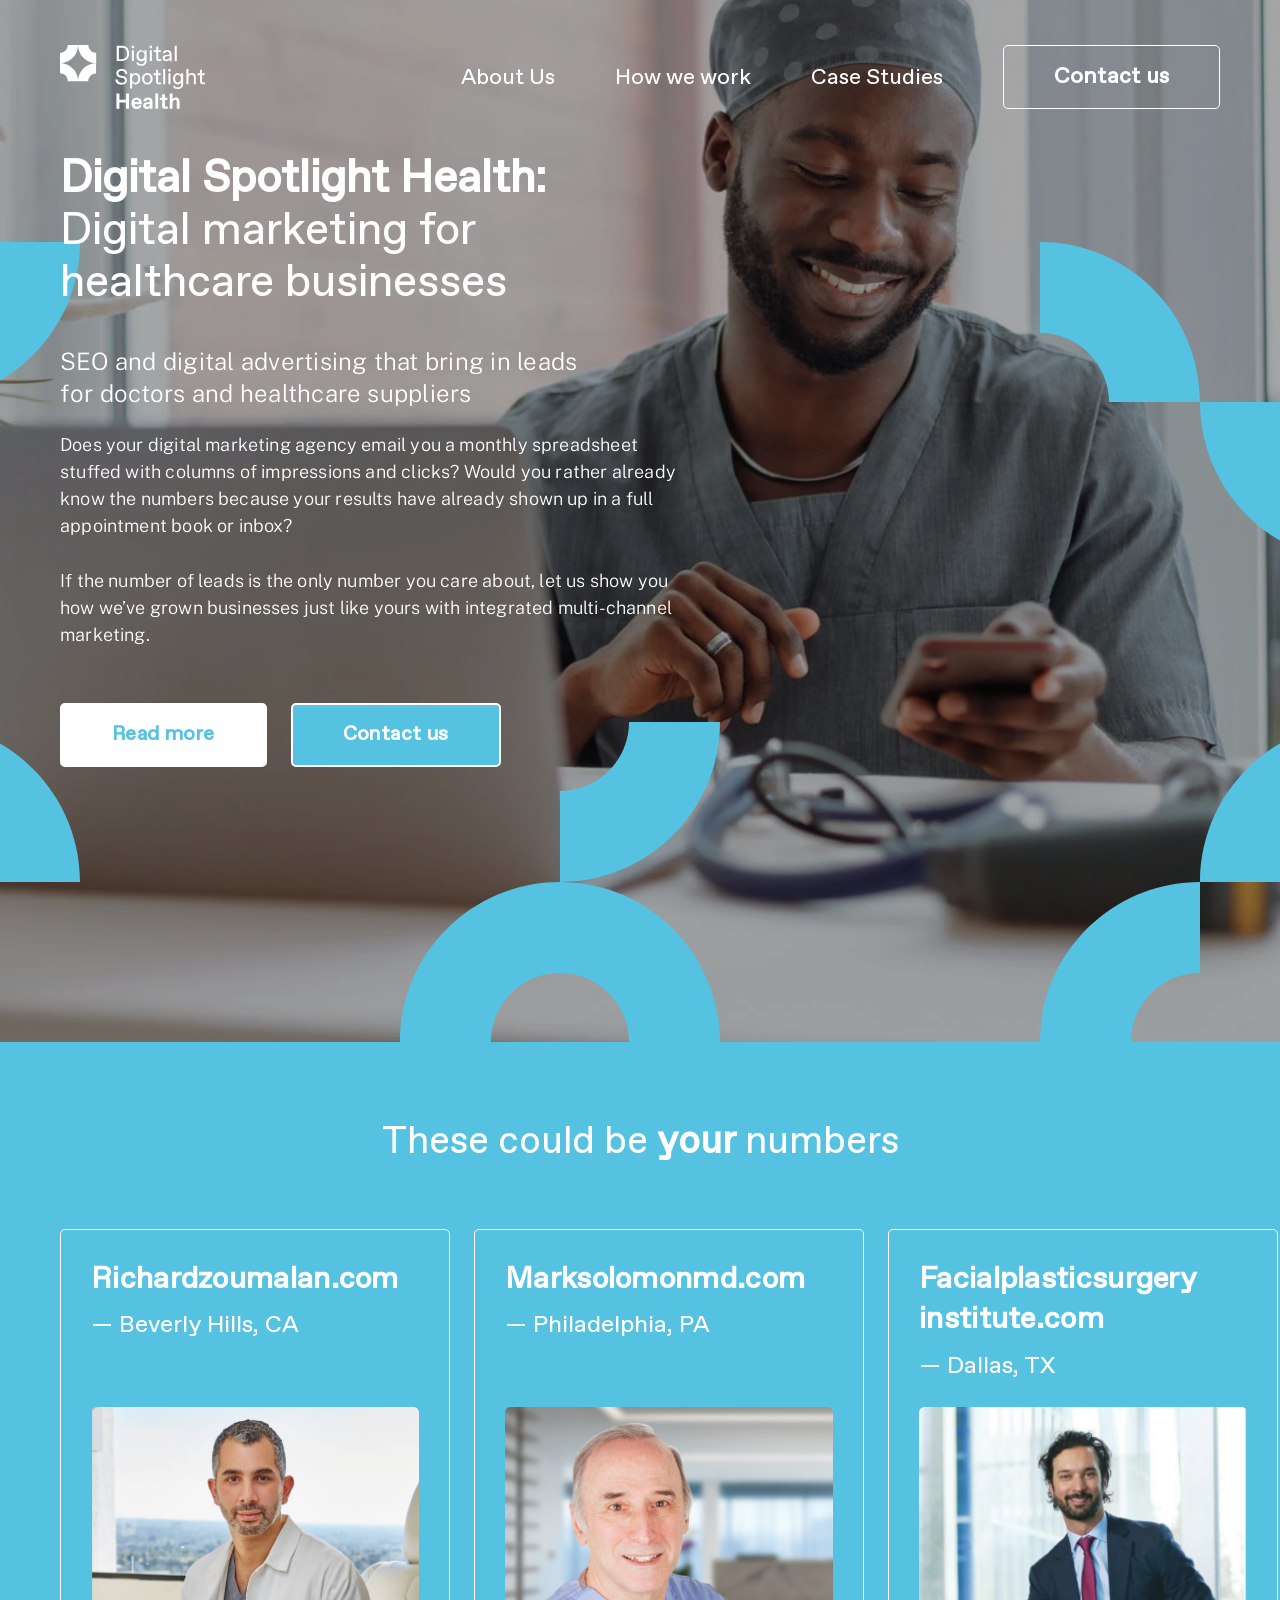
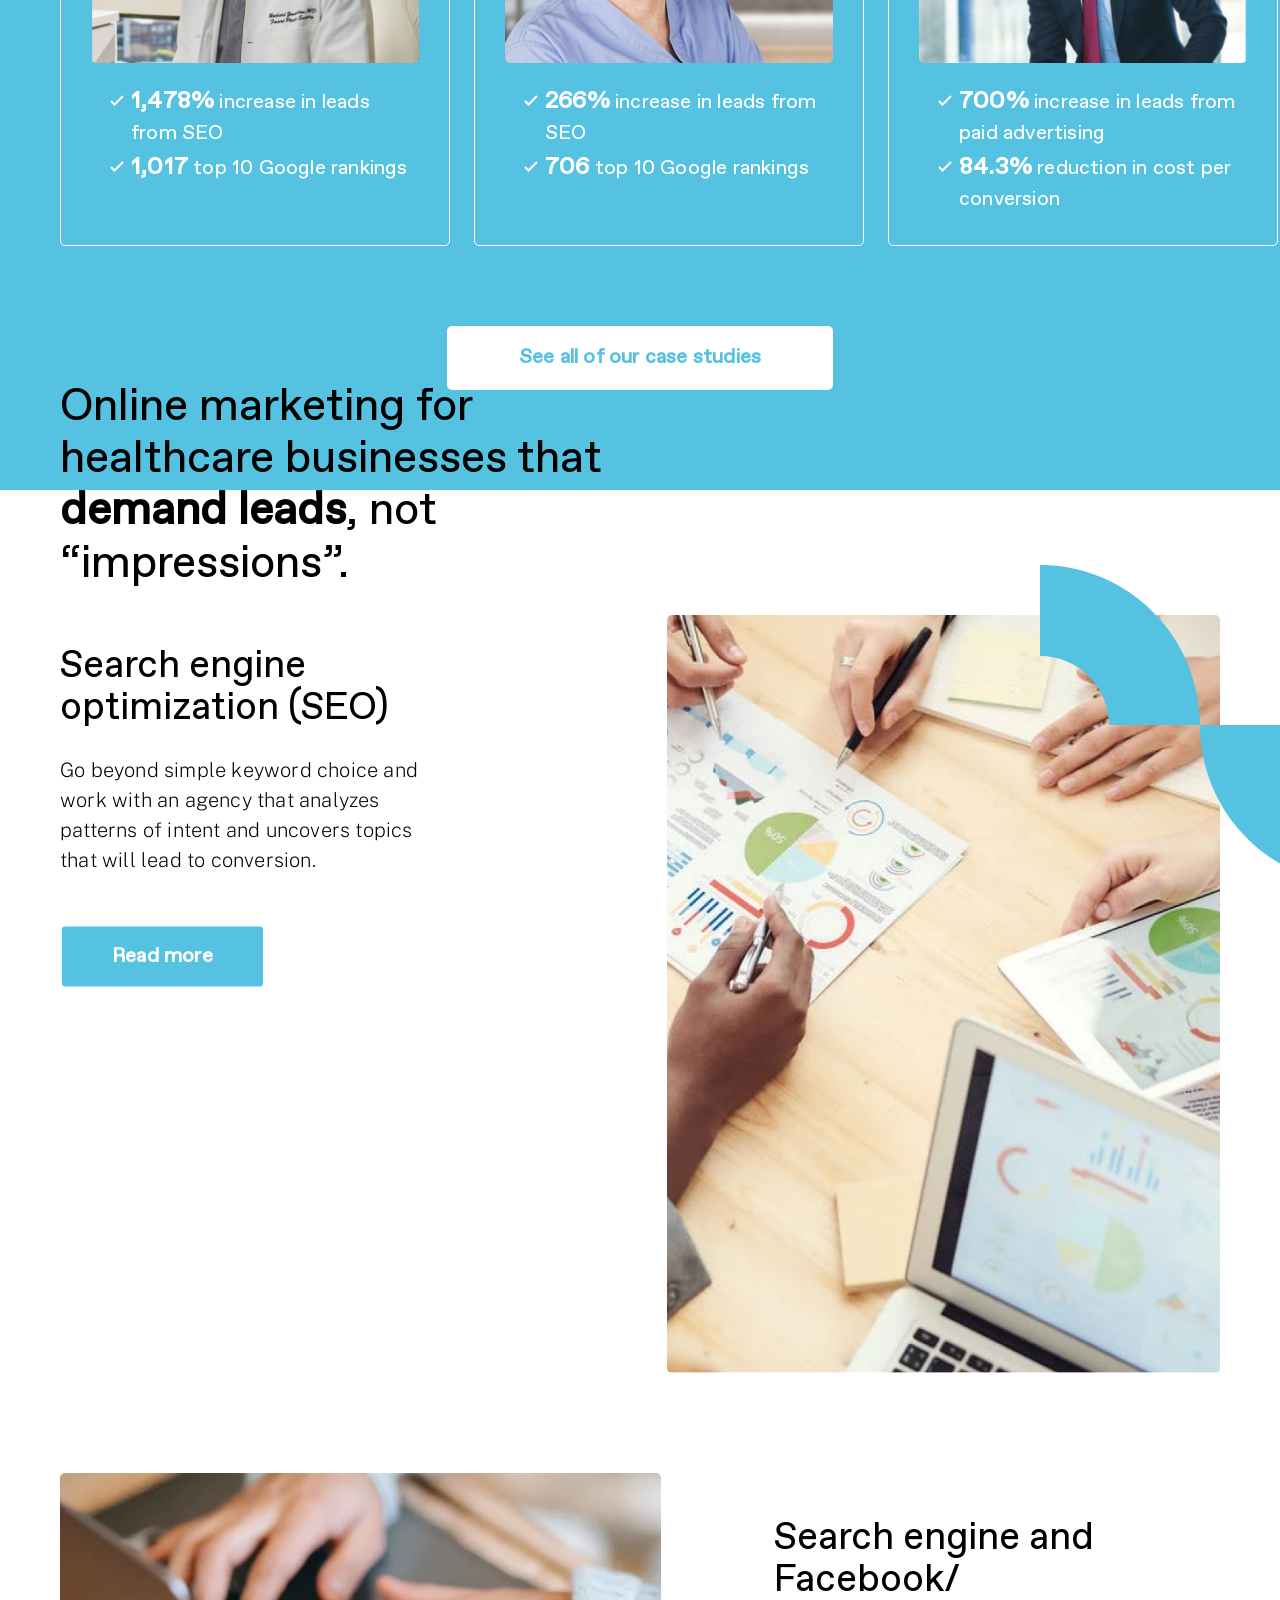
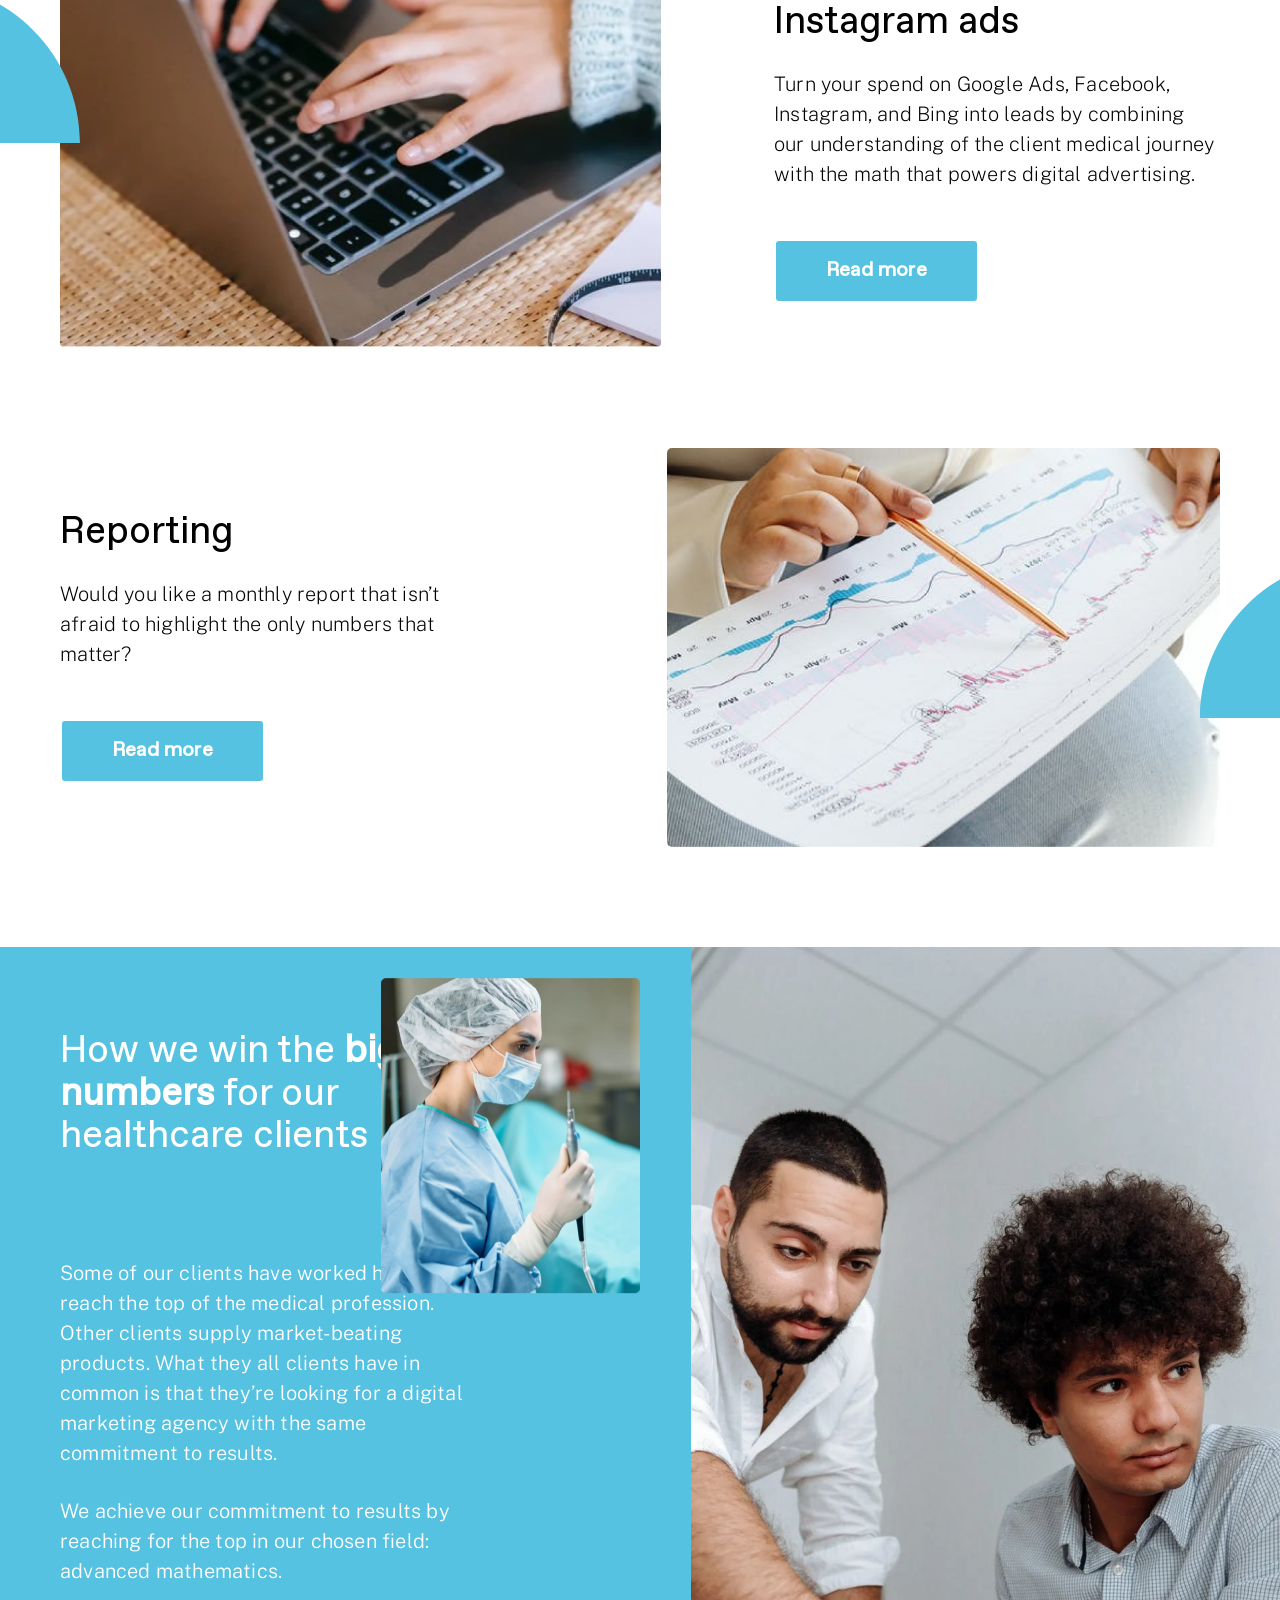
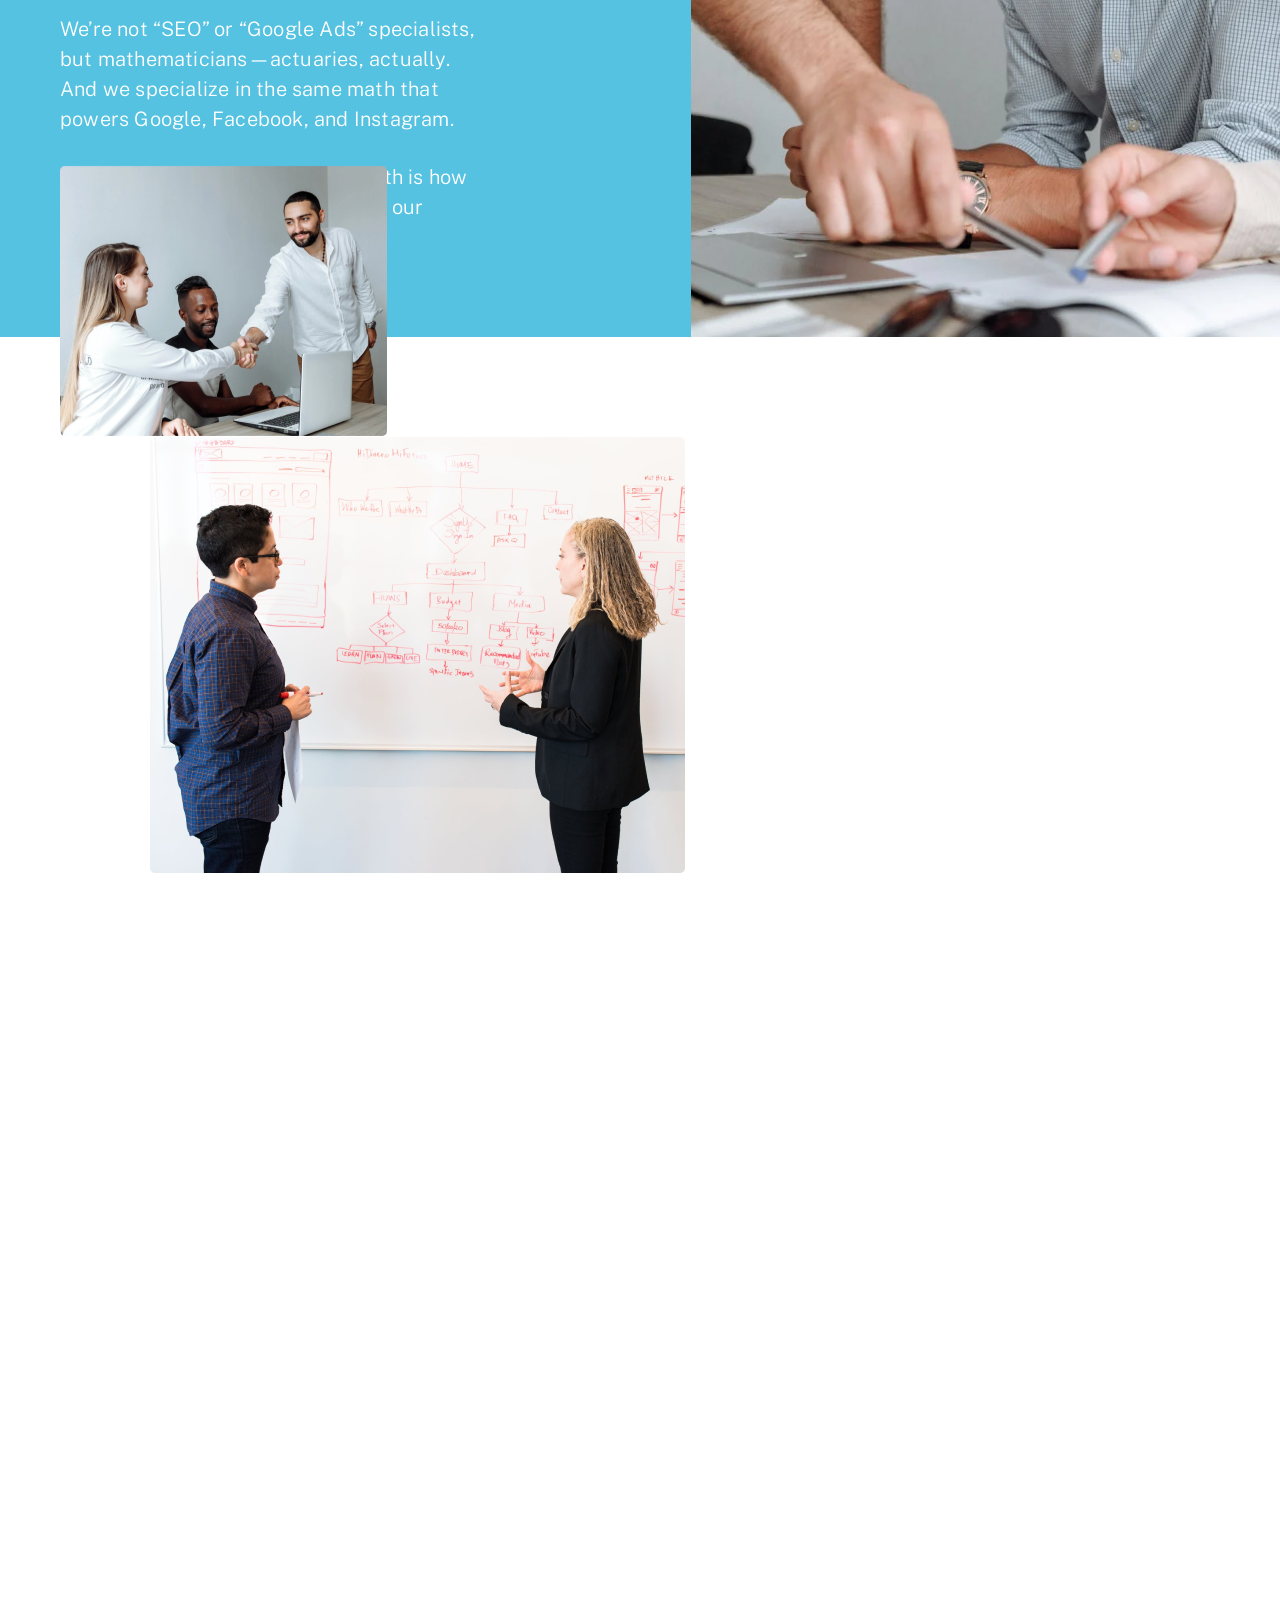
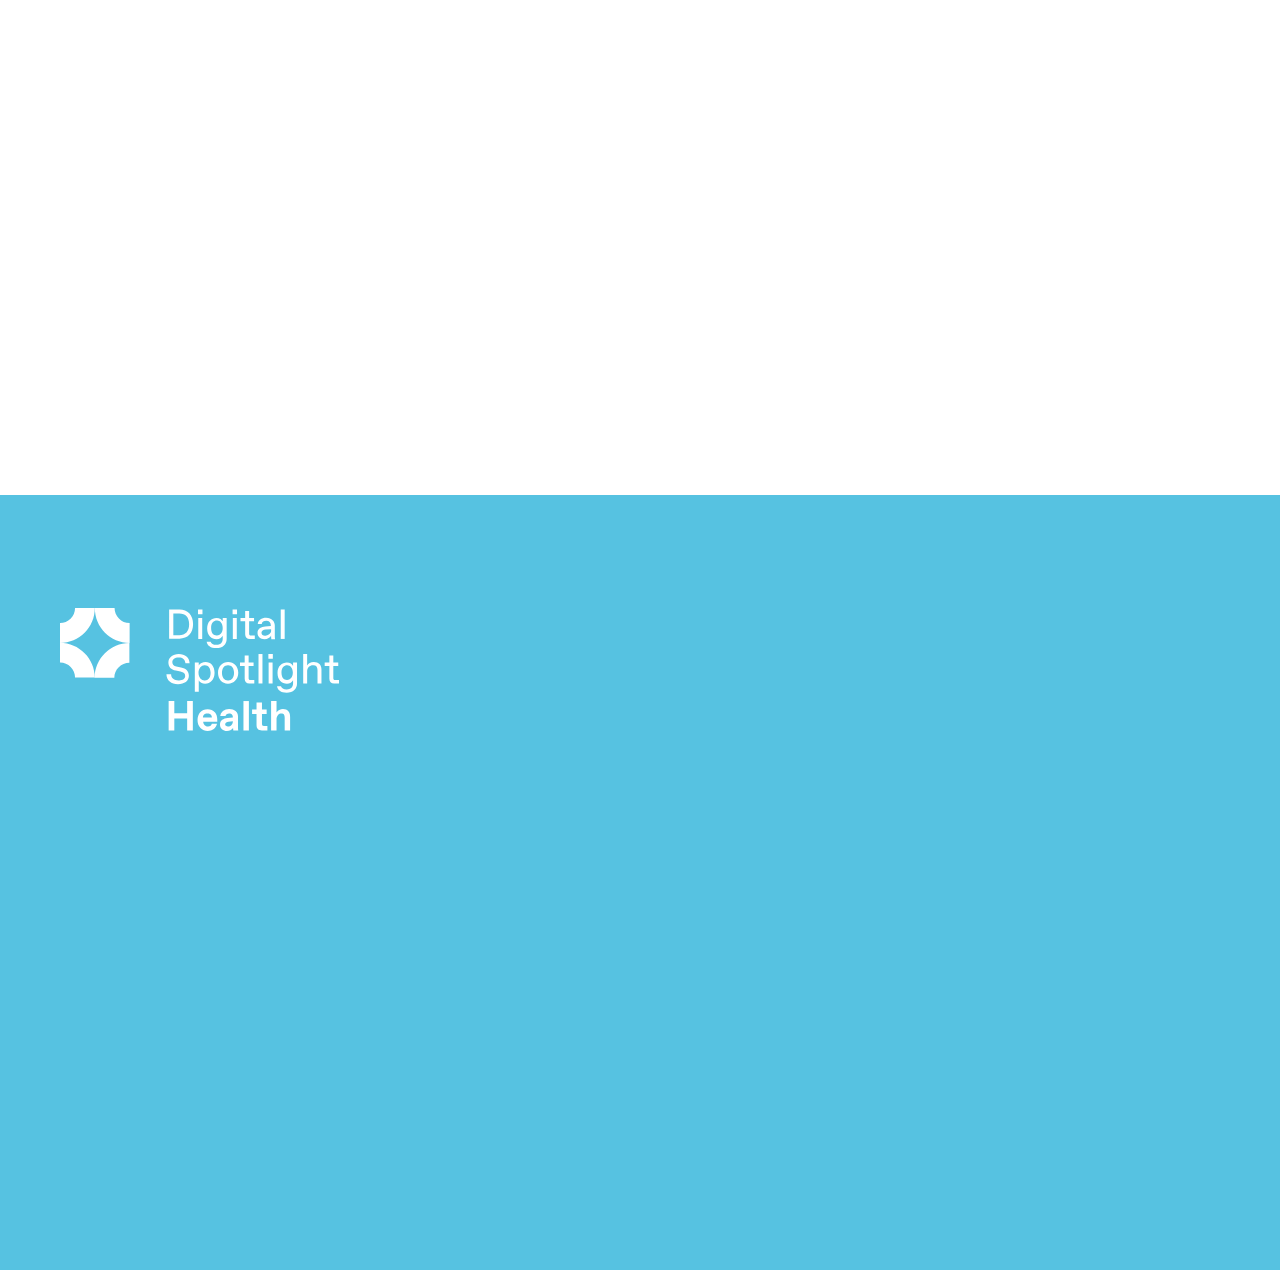
<file: home.html>
<!doctype html>
<html lang="en">
<head>
    <meta charset="UTF-8">
    <meta name="viewport" content="width=device-width, initial-scale=1, shrink-to-fit=no, user-scalable=no">
    <meta name="format-detection" content="telephone=no">
    <link rel="stylesheet" href="css/style.min.css">
    <title></title>
    <style>
    </style>
</head>
<body>
<div class="wrapper">
    <div class="mobile-nav">
        <nav class="main-nav ">
            <ul class="menu">
                <li class="menu__item">
                    <a href="#">About Us</a>
                    <div class="submenu">

                    </div>
                </li>
                <li class="menu__item"><a href="#">How we work</a></li>
                <li class="menu__item"><a href="#">Case Studies</a></li>
            </ul>
        </nav>
        <a href="#" class="btn btn--secondary">Contact Us</a>
    </div>
    <header class="header header_abs">
        <div class="header__main">
            <div class="container">
                <div class="row">
                    <a href="#" class="logo header__logo">
                        <img src="images/logo-mobile.svg" class="d-block-sm-down" alt="">
                        <img src="images/logo.svg" class="d-none-sm-down" alt="">
                    </a>
                    <nav class="main-nav header__nav d-none-md-down">
                        <ul class="menu">
                            <li class="menu__item menu__item--has-children">
                                <a href="#">About Us</a>
                                <div class="submenu">
                                    <div class="container">
                                        <div class="row">
                                            <div class="submenu__title">
                                                <h3><strong>About Digital</strong> <br>
                                                    Spotlight Health</h3>
                                            </div>
                                            <div class="submenu__links">
                                                <ul>
                                                    <li><a href="#">Making healthcare businesses shine online</a></li>
                                                    <li><a href="#"><strong>Google Premier partners</strong></a></li>
                                                    <li><a href="#">Understanding the whole picture</a></li>
                                                    <li><a href="#">Measuring leads, not clicks</a></li>
                                                    <li><a href="#">No lock-ins</a></li>
                                                    <li><a href="#">Clear, actionable information</a></li>
                                                    <li><a href="#">You won’t believe how much work we’ll do before we speak</a></li>
                                                </ul>
                                            </div>
                                        </div>
                                    </div>
                                </div>
                            </li>
                            <li class="menu__item menu__item--has-children">
                                <a href="#">How we work</a>
                                <div class="submenu">
                                    <div class="container">
                                        <div class="row">
                                            <div class="submenu__title">
                                                <h3><strong>How we work</strong> </h3>
                                            </div>
                                            <div class="submenu__links">
                                                <ul>
                                                    <li><a href="#">Making healthcare businesses shine online</a></li>
                                                    <li><a href="#"><strong>Google Premier partners</strong></a></li>
                                                    <li><a href="#">Understanding the whole picture</a></li>
                                                    <li><a href="#">Measuring leads, not clicks</a></li>
                                                    <li><a href="#">No lock-ins</a></li>
                                                    <li><a href="#">Clear, actionable information</a></li>
                                                    <li><a href="#">You won’t believe how much work we’ll do before we speak</a></li>
                                                </ul>
                                            </div>
                                        </div>
                                    </div>
                                </div>
                            </li>
                            <li class="menu__item"><a href="#">Case Studies</a></li>
                        </ul>
                    </nav>
                    <div class="btns-group header__btns d-none-md-down">
                        <a href="Contact-us.html" class="btn btn--hollow btn--lg">Contact us</a>
                    </div>
                    <div class="d-flex-md-down">
                        <a href="#" class="menu-toggle">
                            <svg class="icon"><use xlink:href="#menu"></use></svg>
                        </a>
                    </div>
                </div>
            </div>
        </div>
    </header>
    <main class="page-content">
        <section class="section-heading">
            <div class="section-heading__top parallax-bg-img" style="background-image: url(images/image-15.png);">
                <div class="shape-container">
                    <div class="shape-effect-wrap">
                        <svg class="shape-effect shape-effect--4">
                            <use xlink:href="#shape-4"></use>
                        </svg>
                    </div>
                    <div class="shape-effect-wrap">
                        <svg class="shape-effect shape-effect--1">
                            <use xlink:href="#shape-1"></use>
                        </svg>
                    </div>
                    <div class="shape-effect-wrap">
                        <svg class="shape-effect shape-effect--4">
                            <use xlink:href="#shape-4"></use>
                        </svg>
                    </div>
                    <div class="shape-effect-wrap">
                        <svg class="shape-effect shape-effect--1">
                            <use xlink:href="#shape-1"></use>
                        </svg>
                    </div>
                    <div class="shape-effect-wrap">
                        <svg class="shape-effect shape-effect--2">
                            <use xlink:href="#shape-2"></use>
                        </svg>
                    </div>
                    <div class="shape-effect-wrap">
                        <svg class="shape-effect shape-effect--4">
                            <use xlink:href="#shape-4"></use>
                        </svg>
                    </div>
                    <div class="shape-effect-wrap">
                        <svg class="shape-effect shape-effect--3">
                            <use xlink:href="#shape-3"></use>
                        </svg>
                    </div>
                    <div class="shape-effect-wrap">
                        <svg class="shape-effect shape-effect--2">
                            <use xlink:href="#shape-2"></use>
                        </svg>
                    </div>
                    <div class="shape-effect-wrap">
                        <svg class="shape-effect shape-effect--1">
                            <use xlink:href="#shape-1"></use>
                        </svg>
                    </div>
                </div>
                <div class="container">
                    <div class="row">
                        <div class="section-heading__text">
                            <h1><strong>Digital Spotlight Health:</strong> Digital marketing for healthcare businesses</h1>
                            <div class="d-none-md-down">
                                <h3>SEO and digital advertising that bring in leads for doctors and healthcare suppliers</h3>
                                <p>Does your digital marketing agency email you a monthly spreadsheet stuffed with columns of impressions and clicks? Would you rather already know the numbers because your results have already shown up in a full appointment book or inbox?</p>
                                <p>If the number of leads is the only number you care about, let us show you how we’ve grown businesses just like yours with integrated multi-channel marketing.</p>
                                <br>
                                <div class="btns-group">
                                    <a href="#" class="btn btn--secondary">Read more</a>
                                    <a href="#" class="btn btn--primary">Contact us</a>
                                </div>
                            </div>
                        </div>
                    </div>
                </div>
            </div>
            <div class="container d-block-md-down">
                <div class="section-heading__mobile-text">
                    <h3>SEO and digital advertising that bring in leads for doctors and healthcare suppliers</h3>
                    <p>Does your digital marketing agency email you a monthly spreadsheet stuffed with columns of impressions and clicks? Would you rather already know the numbers because your results have already shown up in a full appointment book or inbox?</p>
                    <p>If the number of leads is the only number you care about, let us show you how we’ve grown businesses just like yours with integrated multi-channel marketing.</p>
                    <br>
                    <div class="btns-group">
                        <a href="#" class="btn btn--secondary">Read more</a>
                        <a href="#" class="btn btn--primary">Contact us</a>
                    </div>
                </div>
            </div>
        </section>
        <section class="section-case-st">
            <div class="container">
                <div class="section-case-st__head">
                    <h2>These could be <strong>your</strong> numbers</h2>
                </div>
                <div class="section-case-st__body">
                    <div class="case-studies-list js-case-studies-list">
                        <div class="case-studies-list__item">
                            <a href="#" class="case-study">
                                <div class="case-study__head">
                                    <h3>Richardzoumalan.com</h3>
                                    <h4>— Beverly Hills, CA</h4>
                                </div>
                                <div class="case-study__img"><img src="images/image-10.png" alt=""></div>
                                <span class="case-study__stats">
                                    <ul>
                                        <li><strong>1,478%</strong> increase in leads from SEO</li>
                                        <li><strong>1,017</strong> top 10 Google rankings</li>
                                    </ul>
                                </span>
                            </a>
                        </div>
                        <div class="case-studies-list__item">
                            <a href="#" class="case-study">
                                <div class="case-study__head">
                                    <h3>Marksolomonmd.com</h3>
                                    <h4>— Philadelphia, PA</h4>
                                </div>
                                <div class="case-study__img"><img src="images/image-12.png" alt=""></div>
                                <span class="case-study__stats">
                                    <ul>
                                        <li><strong>266%</strong> increase in leads     from SEO</li>
                                        <li><strong>706</strong> top 10 Google rankings</li>
                                    </ul>
                                </span>
                            </a>
                        </div>
                        <div class="case-studies-list__item">
                            <a href="#" class="case-study">
                                <div class="case-study__head">
                                    <h3>Facialplasticsurgery
                                        institute.com</h3>
                                    <h4>— Dallas, TX</h4>
                                </div>
                                <div class="case-study__img"><img src="images/image-14.png" alt=""></div>
                                <span class="case-study__stats">
                                    <ul>
                                        <li><strong>700%</strong> increase in leads from paid advertising</li>
                                        <li><strong>84.3%</strong> reduction in cost per conversion</li>
                                    </ul>
                                </span>
                            </a>
                        </div>
                    </div>
                </div>
                <div class="section-case-st__footer">
                    <a href="#" class="btn btn--secondary">See all of our case studies</a>
                </div>
            </div>
        </section>
        <section class="section-marketing section_xlight">
            <div class="container">
                <div class="section-marketing__block">
                    <div class="section-marketing__row row">
                        <div class="section-marketing__title d-block-md-down">
                            <h1>Online marketing for healthcare businesses that <strong>demand leads</strong>, not “impressions”.</h1>
                            <h2>Search engine optimization (SEO)</h2>
                        </div>
                        <div class="section-marketing__txt translate-down-anim" data-speed="0.3">
                            <h1>Online marketing for healthcare businesses that <strong>demand leads</strong>, not “impressions”.</h1>
                            <div class="section-marketing__inner-txt">
                                <h2 class="d-none-md-down">Search engine optimization (SEO)</h2>
                                <p>Go beyond simple keyword choice and work with an agency that analyzes patterns of intent and uncovers topics that will lead to conversion.</p>
                                <a href="#" class="btn btn--primary">Read more</a>
                            </div>
                        </div>
                        <div class="section-marketing__media">
                            <img src="images/marketing-1.png" class="parallax-block" alt="">
                            <div class="shape-container">
                                <div class="shape-effect-wrap">
                                    <svg class="shape-effect shape-effect--1">
                                        <use xlink:href="#shape-1"></use>
                                    </svg>
                                </div>
                                <div class="shape-effect-wrap">
                                    <svg class="shape-effect shape-effect--3">
                                        <use xlink:href="#shape-3"></use>
                                    </svg>
                                </div>
                            </div>
                        </div>
                    </div>
                </div>
                <div class="section-marketing__block media--left">
                    <div class="section-marketing__row row">
                        <div class="section-marketing__title d-block-md-down">
                            <h2>Search engine and Facebook/ Instagram ads</h2>
                        </div>
                        <div class="section-marketing__media">
                            <img src="images/marketing-2.png" class="parallax-block" alt="">
                            <div class="shape-container">
                                <div class="shape-effect-wrap">
                                    <svg class="shape-effect shape-effect--1">
                                        <use xlink:href="#shape-1"></use>
                                    </svg>
                                </div>
                            </div>
                        </div>
                        <div class="section-marketing__txt">
                            <h2>Search engine and Facebook/ Instagram ads</h2>
                            <div class="section-marketing__inner-txt">
                                <p>Turn your spend on Google Ads, Facebook, Instagram, and Bing into leads by combining
                                    our understanding of the client medical journey with the math that powers digital advertising.</p>
                                <a href="#" class="btn btn--primary">Read more</a>
                            </div>
                        </div>
                    </div>
                </div>
                <div class="section-marketing__block">
                    <div class="section-marketing__row row">
                        <div class="section-marketing__title d-block-md-down">
                            <h2>Reporting</h2>
                        </div>
                        <div class="section-marketing__txt">
                            <h2>Reporting</h2>
                            <div class="section-marketing__inner-txt">
                                <p>Would you like a monthly report that isn’t afraid to highlight the only numbers that matter?</p>
                                <a href="#" class="btn btn--primary">Read more</a>
                            </div>
                        </div>
                        <div class="section-marketing__media">
                            <img src="images/marketing-3.png" class="parallax-block" alt="">
                            <div class="shape-container">
                                <div class="shape-effect-wrap">
                                    <svg class="shape-effect shape-effect--4">
                                        <use xlink:href="#shape-4"></use>
                                    </svg>
                                </div>
                            </div>
                        </div>
                    </div>
                </div>
            </div>
        </section>
        <section class="section-big-number">
            <div class="container">
                <div class="row">
                    <div class="section-big-number__txt">
                        <h2>How we win the <strong>big numbers</strong> for our healthcare clients</h2>
                        <p>Some of our clients have worked hard to reach the top of the medical profession.
                            Other clients supply market-beating products. What they all clients have in common
                            is that they’re looking for a digital marketing agency with the same commitment to results.</p>
                        <p>We achieve our commitment to results by reaching for the top in our chosen field: advanced mathematics.</p>
                        <p>We’re not “SEO” or “Google Ads” specialists, but mathematicians—actuaries, actually.
                            And we specialize in the same math that powers Google, Facebook, and Instagram.</p>
                        <p>Our expertise in that advanced math is how we win the numbers that we do for our clients.</p>
                    </div>
                </div>
            </div>
            <img class="img-abs " src="images/image-28.png" alt="">
        </section>
        <section class="section-leads section_xlight">
            <div class="container">
                <div class="section-leads__row row">
                    <div class="section-leads__media">
                        <img src="images/image-17.png" alt="">
                        <img class="translate-down-anim" data-speed="0.4" src="images/image-16.png" alt="">
                        <img class="translate-down-anim" data-speed="0.8" src="images/image-18.png" alt="">
                    </div>
                    <div class="section-leads__txt">
                        <h2>Are you looking for a <strong>reliable flow of leads</strong> to your healthcare business?</h2>
                        <p>If you’re a medical specialist or a healthcare supplier who would like a reliable
                            flow of leads that you can trace to the source and cost to the dollar, we should talk.
                            Our clients (and those we turn away) appreciate our approach to radical honesty.
                            They’re also often surprised that our goal is usually for our clients to spend less money—unless there’s solid data to back spending more.</p>
                        <p>If we’re not the best choice for you, we’ll tell you.</p>
                    </div>
                </div>
            </div>
        </section>
        <section class="section-signup">
            <div class="shape-container">
                <div class="shape-effect-wrap">
                    <svg class="shape-effect shape-effect--1">
                        <use xlink:href="#shape-1"></use>
                    </svg>
                </div>
                <div class="shape-effect-wrap">
                    <svg class="shape-effect shape-effect--1">
                        <use xlink:href="#shape-1"></use>
                    </svg>
                </div>
                <div class="shape-effect-wrap">
                    <svg class="shape-effect shape-effect--4">
                        <use xlink:href="#shape-4"></use>
                    </svg>
                </div>
                <div class="shape-effect-wrap">
                    <svg class="shape-effect shape-effect--1">
                        <use xlink:href="#shape-1"></use>
                    </svg>
                </div>
                <div class="shape-effect-wrap">
                    <svg class="shape-effect shape-effect--1">
                        <use xlink:href="#shape-1"></use>
                    </svg>
                </div>
                <div class="shape-effect-wrap">
                    <svg class="shape-effect shape-effect--3">
                        <use xlink:href="#shape-3"></use>
                    </svg>
                </div>
                <div class="shape-effect-wrap">
                    <svg class="shape-effect shape-effect--2">
                        <use xlink:href="#shape-2"></use>
                    </svg>
                </div>
                <div class="shape-effect-wrap">
                    <svg class="shape-effect shape-effect--4">
                        <use xlink:href="#shape-4"></use>
                    </svg>
                </div>
                <div class="shape-effect-wrap">
                    <svg class="shape-effect shape-effect--2">
                        <use xlink:href="#shape-2"></use>
                    </svg>
                </div>
                <div class="shape-effect-wrap">
                    <svg class="shape-effect shape-effect--2">
                        <use xlink:href="#shape-2"></use>
                    </svg>
                </div>
                <div class="shape-effect-wrap">
                    <svg class="shape-effect shape-effect--4">
                        <use xlink:href="#shape-4"></use>
                    </svg>
                </div>
                <div class="shape-effect-wrap">
                    <svg class="shape-effect shape-effect--1">
                        <use xlink:href="#shape-1"></use>
                    </svg>
                </div>
                <div class="shape-effect-wrap">
                    <svg class="shape-effect shape-effect--1">
                        <use xlink:href="#shape-1"></use>
                    </svg>
                </div>
                <div class="shape-effect-wrap">
                    <svg class="shape-effect shape-effect--4">
                        <use xlink:href="#shape-4"></use>
                    </svg>
                </div>
                <div class="shape-effect-wrap">
                    <svg class="shape-effect shape-effect--1">
                        <use xlink:href="#shape-1"></use>
                    </svg>
                </div>
            </div>
            <div class="container">
                <h2><strong>Sign up now</strong> to get all of our best news and updates.</h2>
                <div class="subscribe-form">
                    <form method="post" id="" action="">
                        <div class="gform_body">
                            <ul id="gform_fields_1" class="gform_fields top_label form_sublabel_below description_below">
                                <li id="field_1_1" class="gfield field_sublabel_below field_description_below hidden_label gfield_visibility_visible">
                                    <div class="ginput_container ginput_container_text">
                                        <input name="input_1" id="input_1_1" type="email" value="" class="large" placeholder="Enter your email" aria-invalid="false">
                                    </div>
                                </li>
                            </ul>
                        </div>
                        <div class="gform_footer top_label">
                            <input type="submit" id="gform_submit_buon_1" class="gform_button button" value="Enter" onclick="if(window[&quot;gf_submitting_1&quot;]){return false;}  window[&quot;gf_submitting_1&quot;]=true;  " onkeypress="if( event.keyCode == 13 ){ if(window[&quot;gf_submitting_1&quot;]){return false;} window[&quot;gf_submitting_1&quot;]=true;  jQuery(&quot;#gform_1&quot;).trigger(&quot;submit&quot;,[true]); }">
                            <input type="hidden" class="gform_hidden" name="is_submit_1" value="1">
                            <input type="hidden" class="gform_hidden" name="gform_submit" value="1">

                            <input type="hidden" class="gform_hidden" name="gform_unique_id" value="">
                            <input type="hidden" class="gform_hidden" name="state_1" value="WyJbXSIsIjJhOGQ5ZGM1NTkxMTZhODM0ZWVlOGM4ZDdlOTk0OWFjIl0=">
                            <input type="hidden" class="gform_hidden" name="gform_target_page_number_1" id="gform_target_page_number_1" value="0">
                            <input type="hidden" class="gform_hidden" name="gform_source_page_number_1" id="gform_source_page_number_1" value="1">
                            <input type="hidden" name="gform_field_values" value="">

                        </div>
                    </form>
                </div>
            </div>
        </section>
    </main>
    <footer class="footer">
        <div class="container">
            <div class="footer__top">
                <div class="footer__row row">
                    <a href="#" class="logo">
                        <img src="images/logo-mobile.svg" class="d-block-sm-down" alt="">
                        <img src="images/logo.svg" class="d-none-sm-down" alt="">
                    </a>
                    <div class="footer__widgets footer__col">
                        <div class="widgets">
                            <h4>Menu</h4>
                            <ul>
                                <li><a href="#">About Us</a></li>
                                <li><a href="#">How we work</a></li>
                                <li><a href="#">Case studies</a></li>
                                <li><a href="#">Contact Us</a></li>
                            </ul>
                        </div>
                        <div class="widgets">
                            <h4>Contact</h4>
                            <ul>
                                <li><a target="_blank" href="#">Facebook</a></li>
                                <li><a target="_blank" href="#">LinkedIn</a></li>
                                <li><a target="_blank" href="#">Twitter</a></li>
                            </ul>
                        </div>
                    </div>
                </div>
            </div>
            <div class="footer__subscribe">
                <div class="footer__row row">
                    <div class="footer__widgets footer__col">
                        <h4>Subscribe</h4>
                        <div class="subscribe-form">
                            <form method="post" id="" action="">
                                <div class="gform_body">
                                    <ul id="gform_fields_1" class="gform_fields top_label form_sublabel_below description_below">
                                        <li id="field_1_1" class="gfield field_sublabel_below field_description_below hidden_label gfield_visibility_visible">
                                            <div class="ginput_container ginput_container_text">
                                                <input name="input_1" id="input_1_1" type="email" value="" class="large" placeholder="Enter your email" aria-invalid="false">
                                            </div>
                                        </li>
                                    </ul>
                                </div>
                                <div class="gform_footer top_label">
                                    <input type="submit" id="gform_submit_buon_1" class="gform_button button" value="Enter" onclick="if(window[&quot;gf_submitting_1&quot;]){return false;}  window[&quot;gf_submitting_1&quot;]=true;  " onkeypress="if( event.keyCode == 13 ){ if(window[&quot;gf_submitting_1&quot;]){return false;} window[&quot;gf_submitting_1&quot;]=true;  jQuery(&quot;#gform_1&quot;).trigger(&quot;submit&quot;,[true]); }">
                                    <input type="hidden" class="gform_hidden" name="is_submit_1" value="1">
                                    <input type="hidden" class="gform_hidden" name="gform_submit" value="1">

                                    <input type="hidden" class="gform_hidden" name="gform_unique_id" value="">
                                    <input type="hidden" class="gform_hidden" name="state_1" value="WyJbXSIsIjJhOGQ5ZGM1NTkxMTZhODM0ZWVlOGM4ZDdlOTk0OWFjIl0=">
                                    <input type="hidden" class="gform_hidden" name="gform_target_page_number_1" id="gform_target_page_number_1" value="0">
                                    <input type="hidden" class="gform_hidden" name="gform_source_page_number_1" id="gform_source_page_number_1" value="1">
                                    <input type="hidden" name="gform_field_values" value="">

                                </div>
                            </form>
                        </div>
                    </div>
                </div>
            </div>
            <div class="footer__bottom">
                <div>2022 © Digital Spotlight - <a href="#">Terms and Conditions</a> | <a href="#">Privacy Policy</a></div>
            </div>
        </div>
    </footer>
</div>

<svg width="0" height="0" class="hidden" style="display: none">
    <symbol fill="none" xmlns="http://www.w3.org/2000/svg" viewBox="0 0 45 40" id="close">
        <line y1="-1" x2="55.9017" y2="-1" transform="matrix(0.73343 0.679765 -0.609786 0.792566 2 2)" stroke="currentColor" stroke-width="2"></line>
        <line y1="-1" x2="55.9017" y2="-1" transform="matrix(-0.73343 0.679765 0.609786 0.792566 43 2)" stroke="currentColor" stroke-width="2"></line>
    </symbol>
    <symbol fill="none" xmlns="http://www.w3.org/2000/svg" viewBox="0 0 45 40" id="menu">
        <line y1="1" x2="45" y2="1" stroke="currentColor" stroke-width="2"></line>
        <line y1="20" x2="45" y2="20" stroke="currentColor" stroke-width="2"></line>
        <line y1="39.001" x2="45" y2="39.001" stroke="currentColor" stroke-width="2"></line>
    </symbol>
    <symbol fill="none" xmlns="http://www.w3.org/2000/svg" viewBox="0 0 160 160" id="shape-1">
        <path d="M160 160L69.0498 160C69.0498 121.918 38.082 90.9503 5.49986e-05 90.9503L4.70475e-05 1.39876e-05C88.1605 6.28041e-06 160 71.7001 160 160Z" fill="currentColor"></path>
    </symbol>
    <symbol fill="none" xmlns="http://www.w3.org/2000/svg" viewBox="0 0 160 160" id="shape-2">
        <path d="M6.10352e-05 160L5.70596e-05 69.0498C38.082 69.0498 69.0498 38.082 69.0498 5.80169e-05L160 5.40413e-05C160 88.1605 88.3 160 6.10352e-05 160Z" fill="currentColor"></path>
    </symbol>
    <symbol fill="none" xmlns="http://www.w3.org/2000/svg" viewBox="0 0 160 160" id="shape-3">
        <path d="M0 0L90.9502 0C90.9502 38.082 121.918 69.0497 160 69.0497L160 160C71.8395 160 0 88.2999 0 0Z" fill="currentColor"></path>
    </symbol>
    <symbol fill="none" xmlns="http://www.w3.org/2000/svg" viewBox="0 0 160 160" id="shape-4">
        <path d="M160 0L160 90.9502C121.918 90.9502 90.9503 121.918 90.9503 160L-6.99382e-06 160C-3.14021e-06 71.8395 71.7001 -3.85971e-06 160 0Z" fill="currentColor"></path>
    </symbol>
    <symbol fill="none" xmlns="http://www.w3.org/2000/svg" viewBox="0 0 79 79" id="arrow-bordered">
        <path d="M16.9855 78.6719L19.5987 78.6719L39.1973 78.6719L58.7959 78.6719L61.4091 78.6719C61.4091 69.3296 69.0852 61.6262 78.3945 61.6262L78.3945 59.0038L78.3945 39.3358L78.3945 19.6677L78.3945 17.0453C69.0852 17.0453 61.4091 9.342 61.4091 -0.00031895L58.7959 -0.000318721L39.1973 -0.000317008L19.5987 -0.000315294L16.9855 -0.000315066C16.9855 9.34201 9.3094 17.0453 6.3277e-05 17.0453L6.35062e-05 19.6677L6.52257e-05 39.3358L6.69451e-05 59.0038L6.71744e-05 61.6262C9.30941 61.6262 16.9855 69.3296 16.9855 78.6719Z" fill="currentColor"></path>
        <path fill-rule="evenodd" clip-rule="evenodd" d="M17.4754 35.0745L57.4893 35.0745L57.4893 43.2695L17.4754 43.2695L17.4754 35.0745Z" fill="white"></path>
        <path fill-rule="evenodd" clip-rule="evenodd" d="M44.6824 57.8193L38.9385 51.9943L51.6999 39.3211L38.1072 25.6803C38.1071 25.6802 38.1067 25.6797 40.9938 22.7824C43.881 19.885 43.881 19.885 43.8811 19.8851L63.2788 39.3515L44.6824 57.8193Z" fill="white"></path>
    </symbol>
    <symbol fill="none" xmlns="http://www.w3.org/2000/svg" viewBox="0 0 79 79" id="plus-bordered">
        <path d="M16.9855 78.6719L19.5987 78.6719L39.1973 78.6719L58.7959 78.6719L61.4091 78.6719C61.4091 69.3296 69.0852 61.6262 78.3945 61.6262L78.3945 59.0038L78.3945 39.3358L78.3945 19.6677L78.3945 17.0453C69.0852 17.0453 61.4091 9.342 61.4091 -0.00031895L58.7959 -0.000318721L39.1973 -0.000317008L19.5987 -0.000315294L16.9855 -0.000315066C16.9855 9.34201 9.3094 17.0453 6.3277e-05 17.0453L6.35062e-05 19.6677L6.52257e-05 39.3358L6.69451e-05 59.0038L6.71744e-05 61.6262C9.30941 61.6262 16.9855 69.3296 16.9855 78.6719Z" fill="currentColor"></path>
        <path fill-rule="evenodd" clip-rule="evenodd" d="M18.9998 35.0745L59.0137 35.0745L59.0137 43.2695L18.9998 43.2695L18.9998 35.0745Z" fill="white"></path>
        <path fill-rule="evenodd" clip-rule="evenodd" d="M34.9095 59.1789L34.9095 19.165L43.1045 19.165L43.1045 59.1789L34.9095 59.1789Z" fill="white"></path>
    </symbol>
    <symbol fill="none" xmlns="http://www.w3.org/2000/svg" viewBox="0 0 18 14" id="quote">
        <path d="M16.045 0.544997H17.89V3.92H16.27C15.31 3.92 14.605 4.19 14.155 4.73C13.705 5.27 13.48 5.975 13.48 6.845V7.295H16.405V13.82H9.88V6.62C9.88 5 10.465 3.59 11.635 2.39C12.835 1.16 14.305 0.544997 16.045 0.544997ZM6.82 0.544997H8.665V3.92H7.045C6.085 3.92 5.38 4.19 4.93 4.73C4.48 5.27 4.255 5.975 4.255 6.845V7.295H7.18V13.82H0.655V6.62C0.655 5 1.24 3.59 2.41 2.39C3.61 1.16 5.08 0.544997 6.82 0.544997Z" fill="currentColor"></path>
    </symbol>
</svg>
<script src="https://ajax.googleapis.com/ajax/libs/jquery/3.4.1/jquery.min.js"></script>
<script src="js/slick.min.js"></script>
<script src="js/scrollreveal.js"></script>
<script src="js/simpleParallax.min.js"></script>
<script src="js/custom.js"></script>
</body>
</html>
</file>
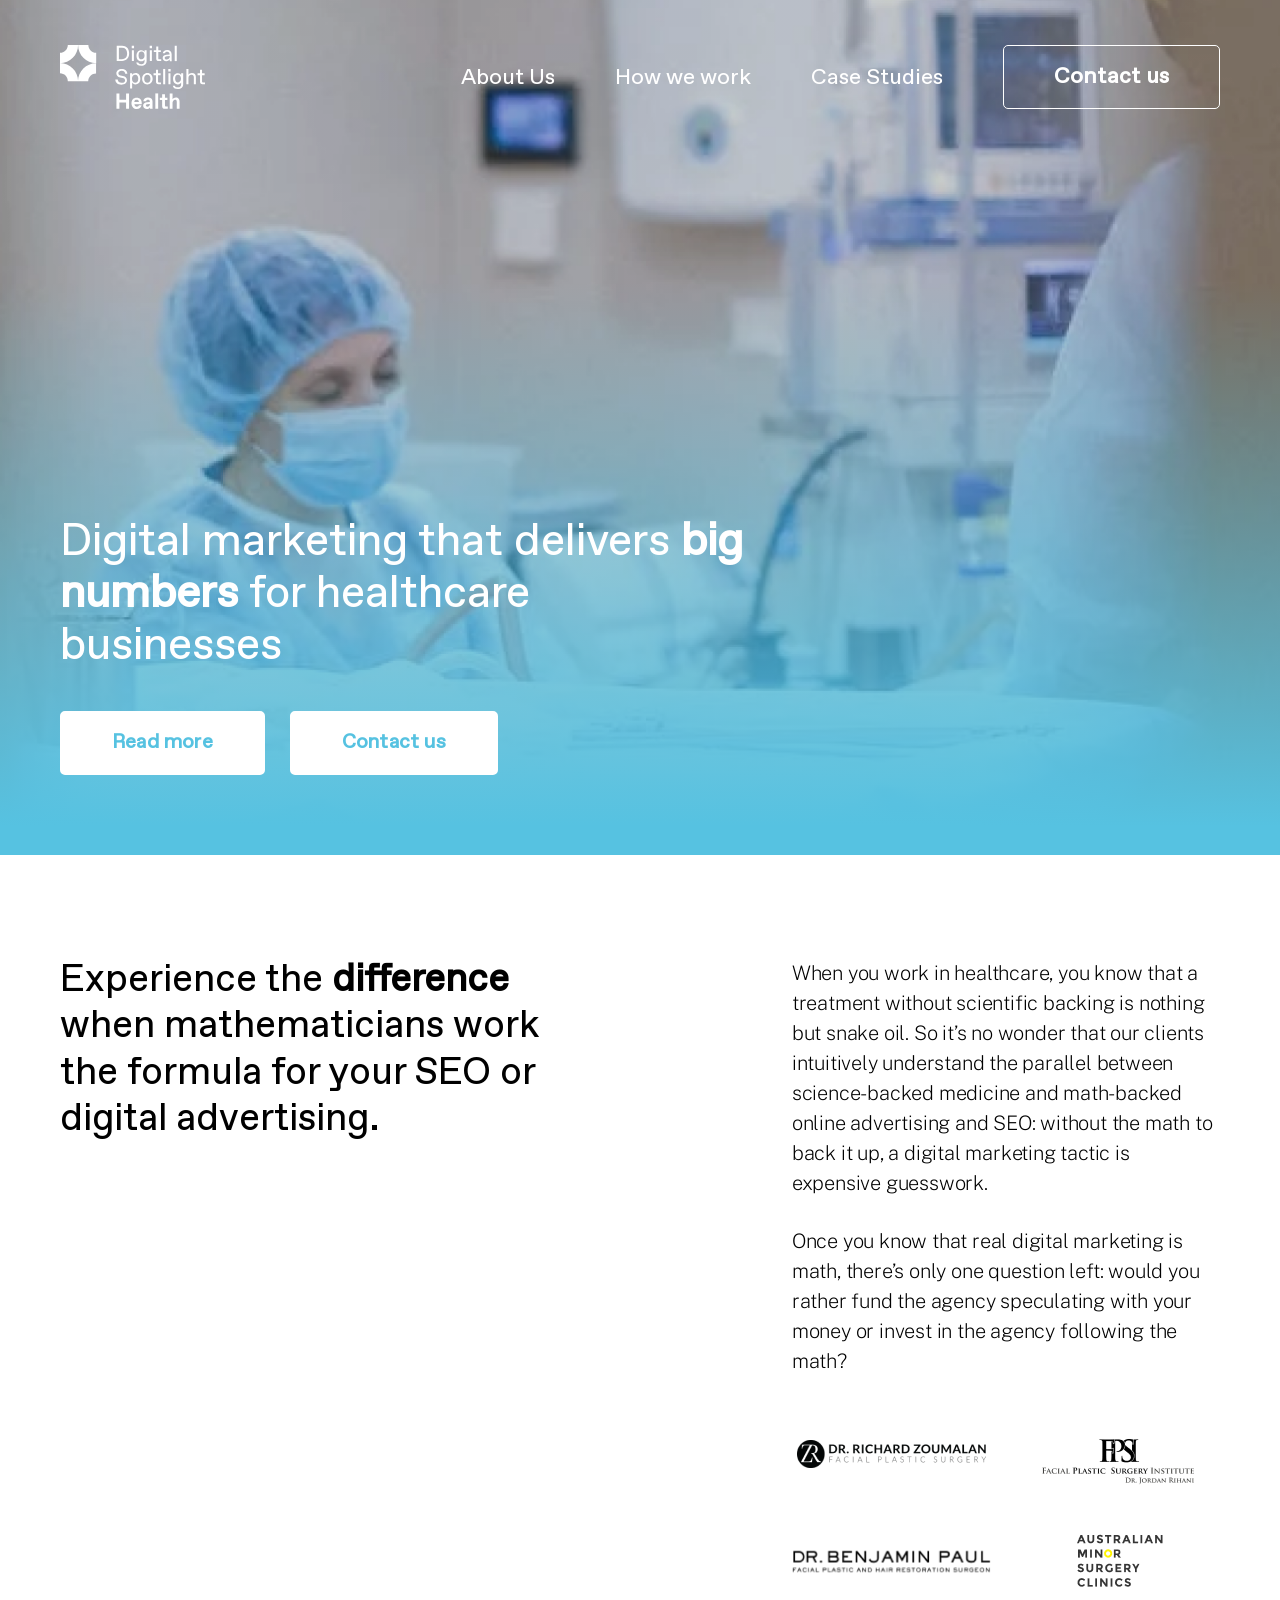
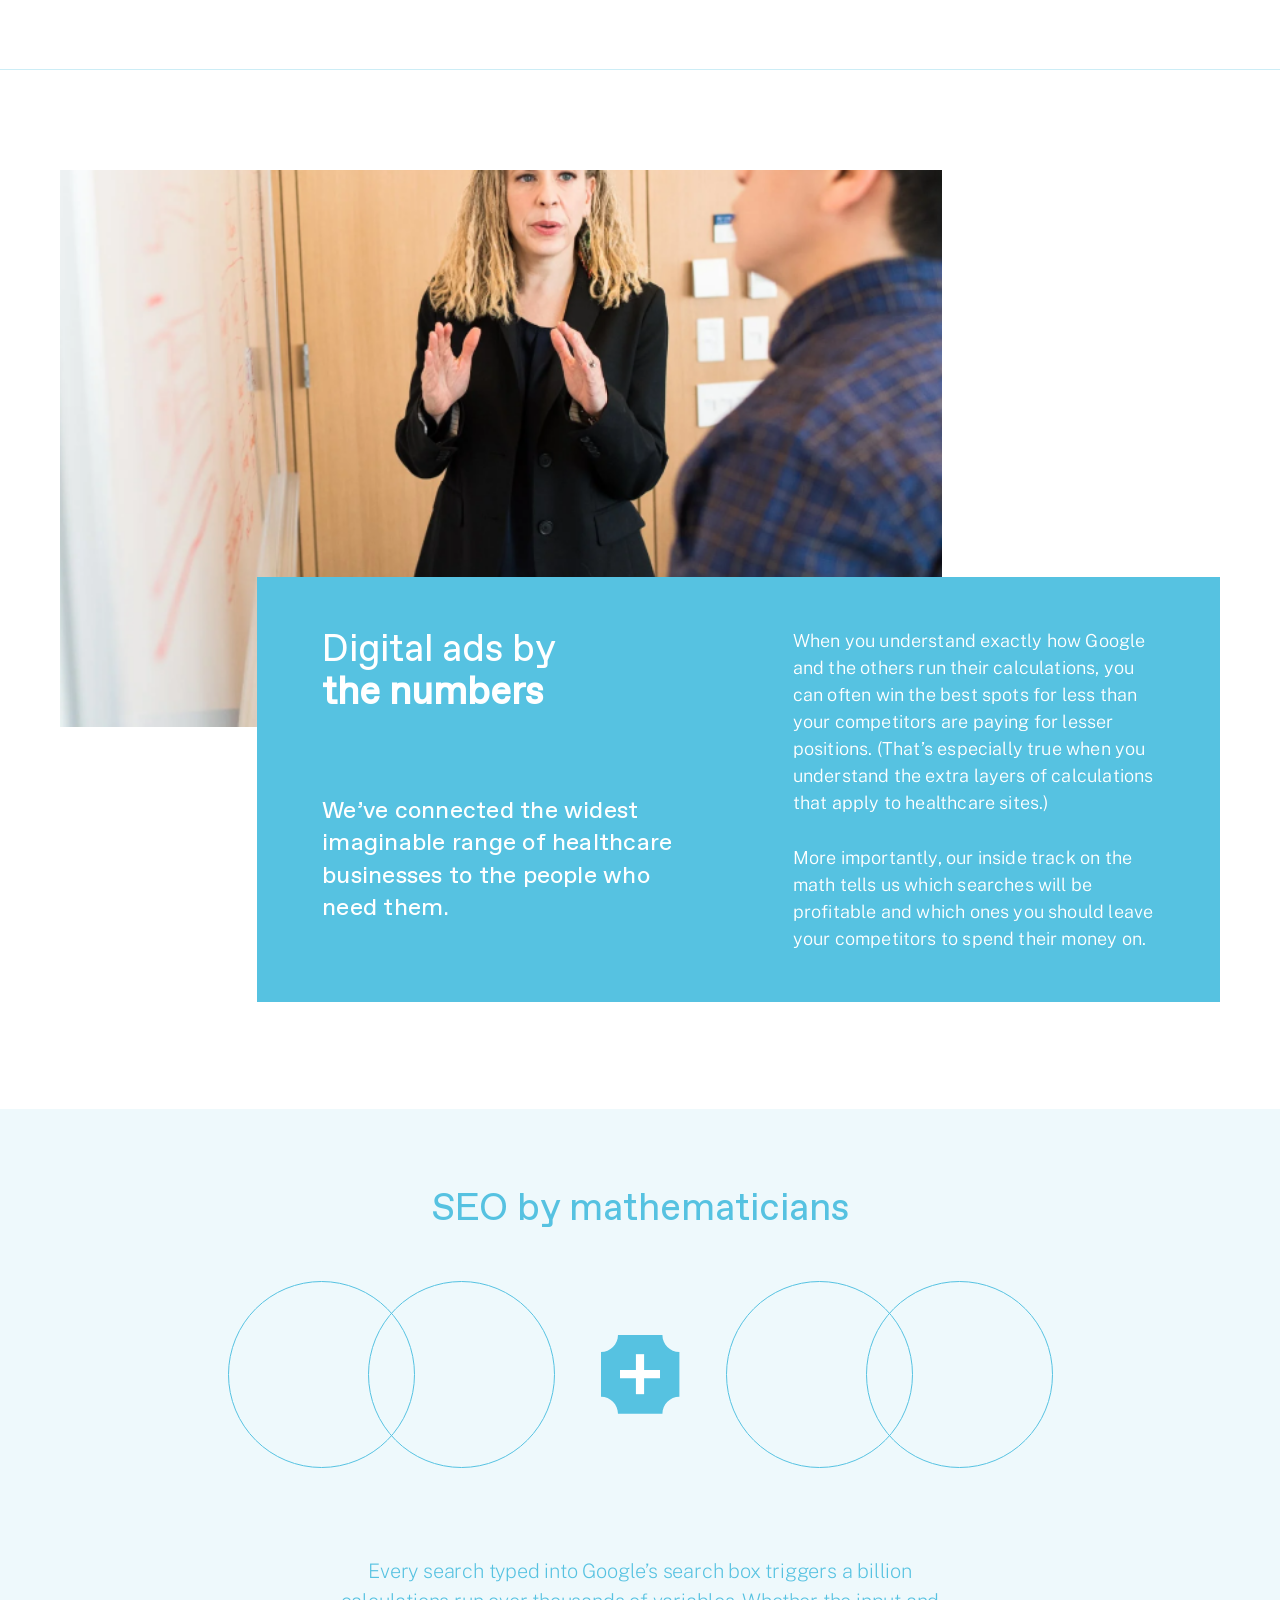
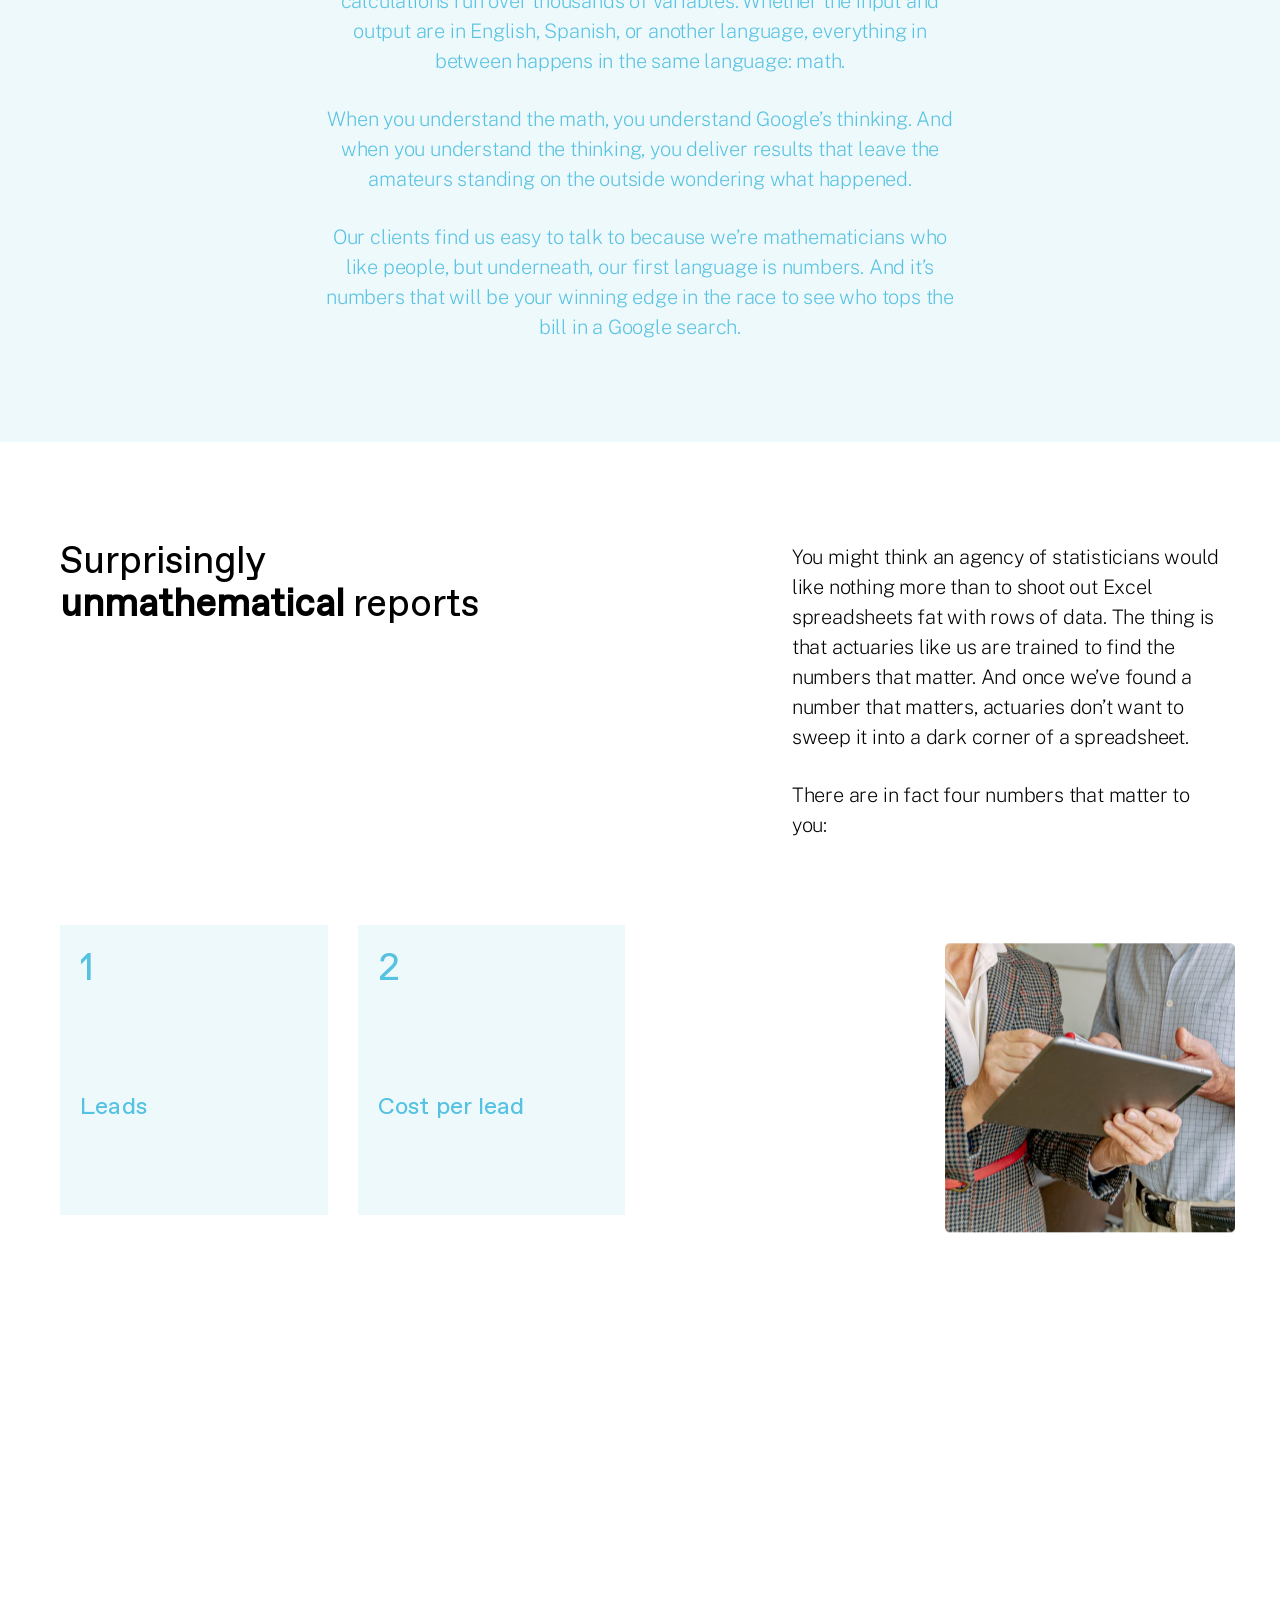
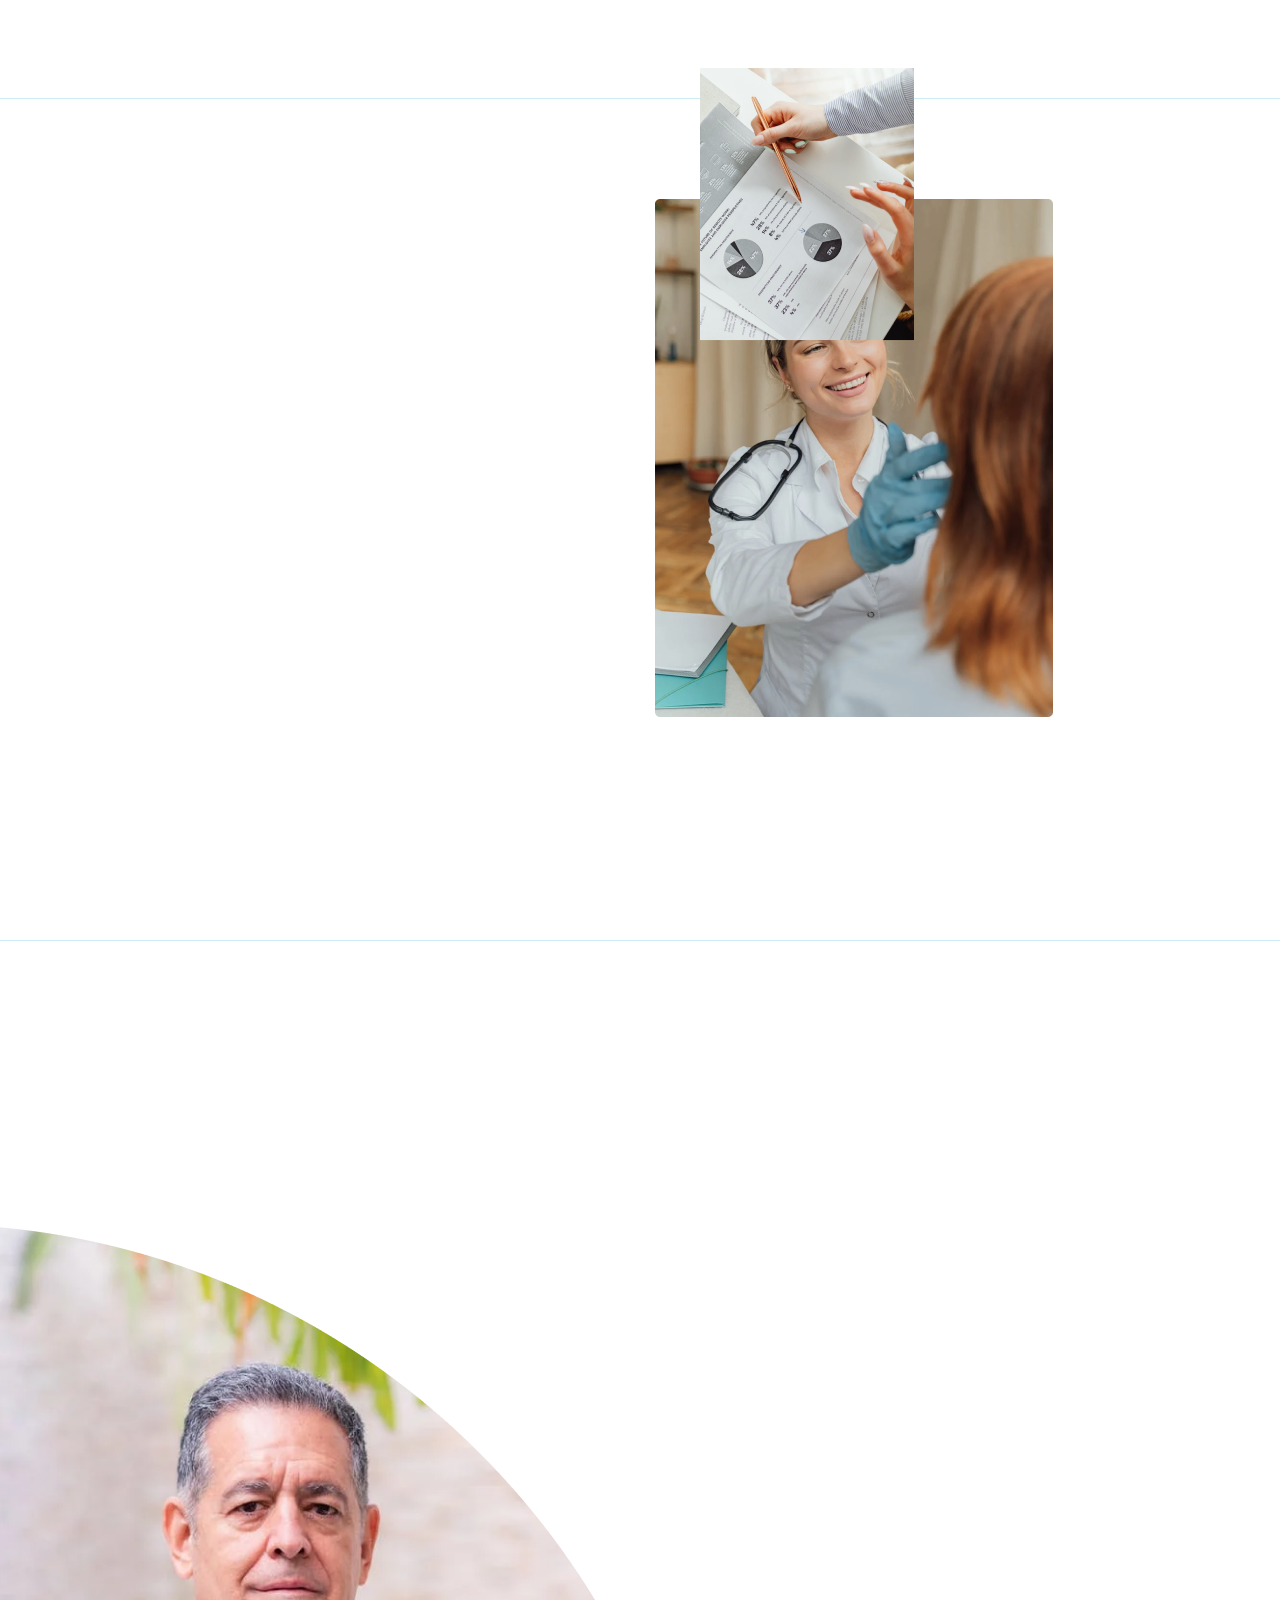
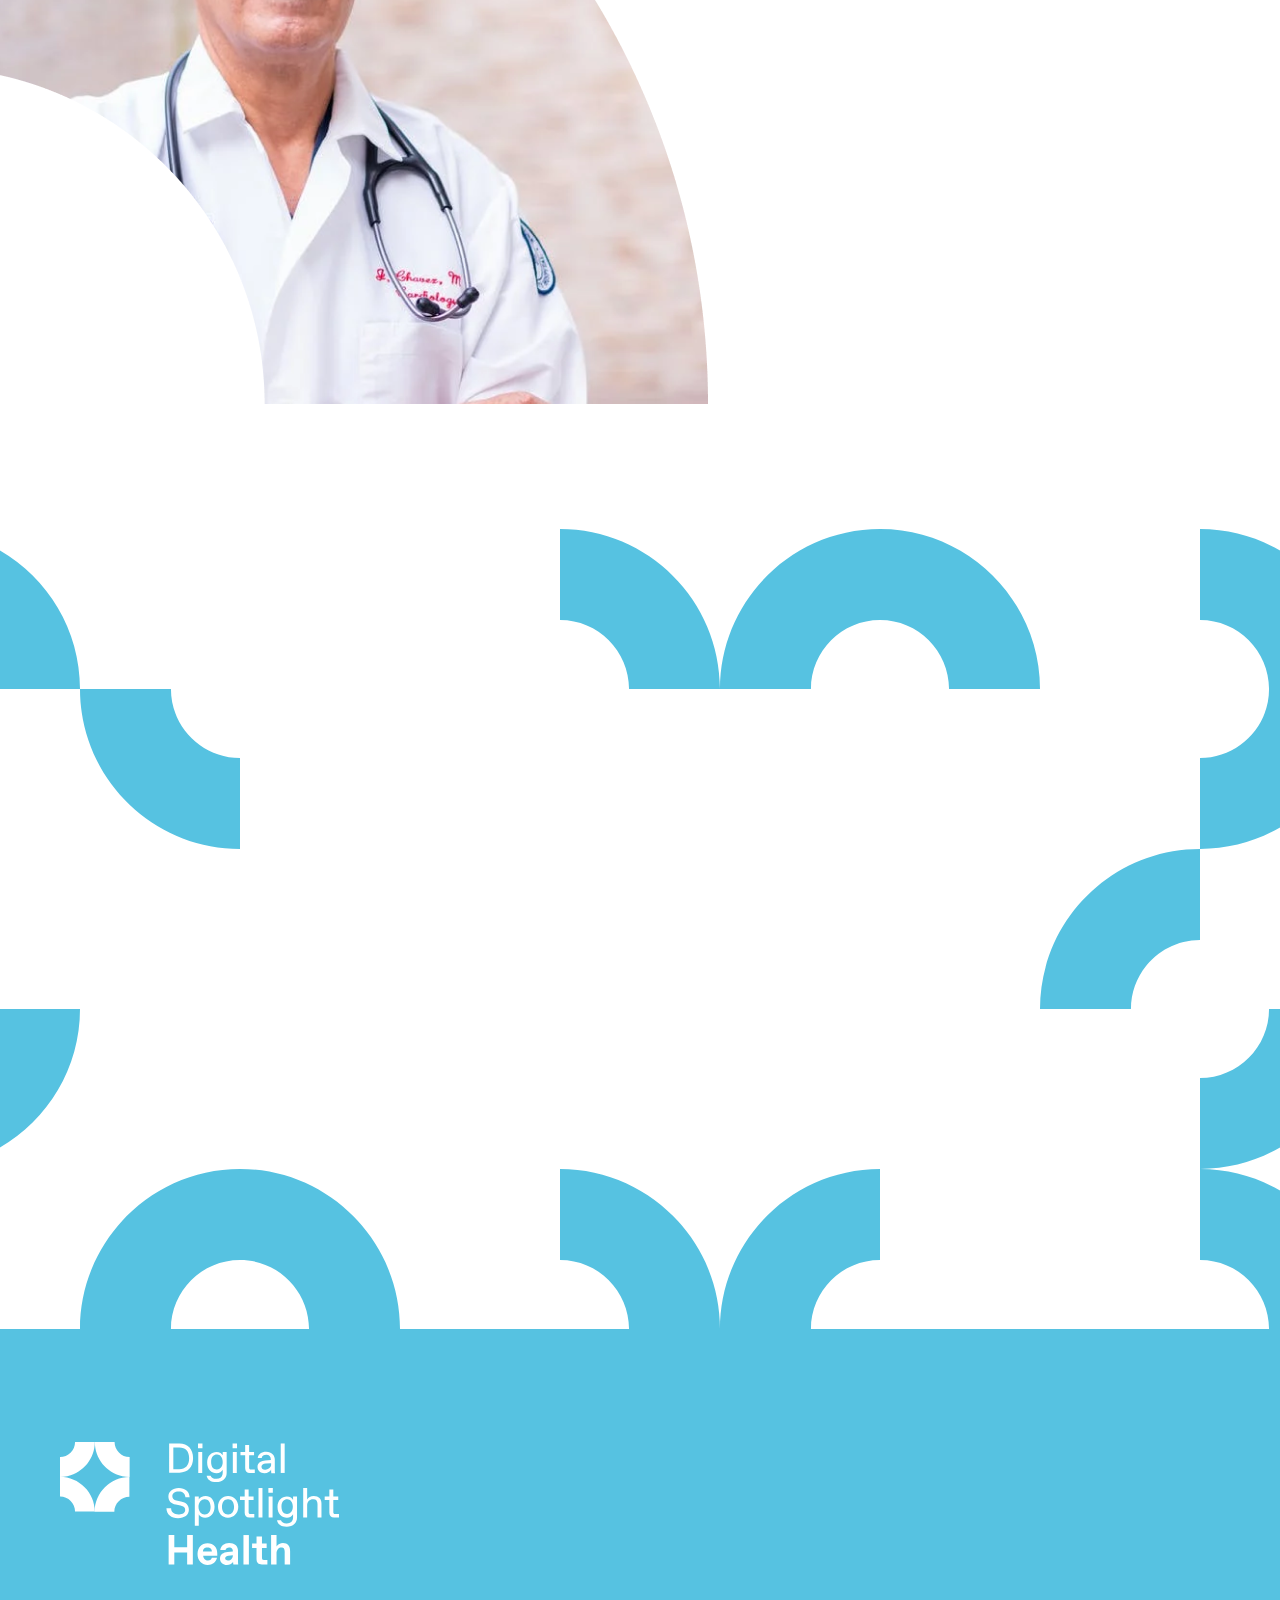
<file: how-we-work.html>
<!doctype html>
<html lang="en">
<head>
    <meta charset="UTF-8">
    <meta name="viewport" content="width=device-width, initial-scale=1, shrink-to-fit=no, user-scalable=no">
    <meta name="format-detection" content="telephone=no">
    <link rel="stylesheet" href="css/style.min.css">
    <title></title>
    <style>
    </style>
</head>
<body>
<div class="wrapper">
    <div class="mobile-nav">
        <nav class="main-nav ">
            <ul class="menu">
                <li class="menu__item">
                    <a href="#">About Us</a>
                    <div class="submenu">

                    </div>
                </li>
                <li class="menu__item"><a href="#">How we work</a></li>
                <li class="menu__item"><a href="#">Case Studies</a></li>
            </ul>
        </nav>
        <a href="#" class="btn btn--secondary">Contact Us</a>
    </div>
    <header class="header header_abs">
        <div class="header__main">
            <div class="container">
                <div class="row">
                    <a href="#" class="logo header__logo">
                        <img src="images/logo-mobile.svg" class="d-block-sm-down" alt="">
                        <img src="images/logo.svg" class="d-none-sm-down" alt="">
                    </a>
                    <nav class="main-nav header__nav d-none-md-down">
                        <ul class="menu">
                            <li class="menu__item menu__item--has-children">
                                <a href="#">About Us</a>
                                <div class="submenu">
                                    <div class="container">
                                        <div class="row">
                                            <div class="submenu__title">
                                                <h3><strong>About Digital</strong> <br>
                                                    Spotlight Health</h3>
                                            </div>
                                            <div class="submenu__links">
                                                <ul>
                                                    <li><a href="#">Making healthcare businesses shine online</a></li>
                                                    <li><a href="#"><strong>Google Premier partners</strong></a></li>
                                                    <li><a href="#">Understanding the whole picture</a></li>
                                                    <li><a href="#">Measuring leads, not clicks</a></li>
                                                    <li><a href="#">No lock-ins</a></li>
                                                    <li><a href="#">Clear, actionable information</a></li>
                                                    <li><a href="#">You won’t believe how much work we’ll do before we speak</a></li>
                                                </ul>
                                            </div>
                                        </div>
                                    </div>
                                </div>
                            </li>
                            <li class="menu__item menu__item--has-children">
                                <a href="#">How we work</a>
                                <div class="submenu">
                                    <div class="container">
                                        <div class="row">
                                            <div class="submenu__title">
                                                <h3><strong>How we work</strong> </h3>
                                            </div>
                                            <div class="submenu__links">
                                                <ul>
                                                    <li><a href="#">Making healthcare businesses shine online</a></li>
                                                    <li><a href="#"><strong>Google Premier partners</strong></a></li>
                                                    <li><a href="#">Understanding the whole picture</a></li>
                                                    <li><a href="#">Measuring leads, not clicks</a></li>
                                                    <li><a href="#">No lock-ins</a></li>
                                                    <li><a href="#">Clear, actionable information</a></li>
                                                    <li><a href="#">You won’t believe how much work we’ll do before we speak</a></li>
                                                </ul>
                                            </div>
                                        </div>
                                    </div>
                                </div>
                            </li>
                            <li class="menu__item"><a href="#">Case Studies</a></li>
                        </ul>
                    </nav>
                    <div class="btns-group header__btns d-none-md-down">
                        <a href="#" class="btn btn--hollow btn--lg">Contact us</a>
                    </div>
                    <div class="d-flex-md-down">
                        <a href="#" class="menu-toggle">
                            <svg class="icon"><use xlink:href="#menu"></use></svg>
                        </a>
                    </div>
                </div>
            </div>
        </div>
    </header>
    <main class="page-content">
        <section class="section-banner parallax-bg-img" style="background-image: url(images/image-250.png)">
            <div class="container">
                <div class="section-banner__txt">
                    <h1>Digital marketing that delivers <strong>big numbers</strong> for healthcare businesses</h1>
                    <div class="btns-group">
                        <a class="btn btn--secondary" href="#">Read more</a>
                        <a class="btn btn--secondary" href="#">Contact us</a>
                    </div>
                </div>
            </div>
        </section>
        <section class="section-seo section_xlight">
            <div class="container">
                <div class="section-seo__row row">
                    <div class="section-seo__title">
                        <h2>Experience the <strong>difference</strong> when mathematicians work the formula for your SEO or digital advertising.</h2>
                    </div>
                    <div class="section-seo__txt">
                        <p>When you work in healthcare, you know that a treatment without scientific backing is nothing but snake oil.
                            So it’s no wonder that our clients intuitively understand the parallel between science-backed medicine and
                            math-backed online advertising and SEO: without the math to back it up, a digital marketing tactic is expensive guesswork.</p>
                        <p>Once you know that real digital marketing is math, there’s only one question left: would you rather fund the agency speculating
                            with your money or invest in the agency following the math?</p>
                        <div class="row">
                            <a href="#">
                                <img src="images/dr-richard.png" alt="">
                            </a>
                            <a href="#">
                                <img src="images/facial-plastic-surgay.png" alt="">
                            </a>
                            <a href="#">
                                <img src="images/dr-benjamin-paul.png" alt="">
                            </a>
                            <a href="#">
                                <img src="images/amsc.png" alt="">
                            </a>
                        </div>
                    </div>
                </div>
            </div>
        </section>
        <section class="section-dads">
            <div class="container">
                <img class="parallax-block-slow" src="images/image-251.png" alt="">
                <div class="section-dads__txt">
                    <div class="section-dads__col">
                        <h2>Digital ads by <strong>the numbers</strong></h2>
                        <h3>We’ve connected the widest imaginable range of healthcare businesses to the people who need them.</h3>
                    </div>
                    <div class="section-dads__col">
                        <p>When you understand exactly how Google and the others run their calculations, you can often win the best spots for less than your
                            competitors are paying for lesser positions. (That’s especially true when you understand the extra layers of calculations that
                            apply to healthcare sites.)</p>
                            <p>More importantly, our inside track on the math tells us which searches will be profitable and which ones you should
                                leave your competitors to spend their money on.</p>
                    </div>
                </div>
            </div>
        </section>

        <section class="section-seo-math section_xlight">
            <div class="container">
                <h2>SEO by mathematicians</h2>
                <div class="seo-illustr section-seo-math__illustr">
                    <svg width="825" height="187" viewBox="0 0 825 187" fill="none" xmlns="http://www.w3.org/2000/svg">
                        <circle cx="93.5" cy="93.5" r="93" stroke="currentColor"/>
                        <circle cx="233.5" cy="93.5" r="93" stroke="currentColor"/>
                        <circle cx="591.5" cy="93.5" r="93" stroke="currentColor"/>
                        <circle cx="731.5" cy="93.5" r="93" stroke="currentColor"/>
                        <path d="M389.986 132.672L392.599 132.672L412.197 132.672L431.796 132.672L434.409 132.672C434.409 123.33 442.085 115.626 451.395 115.626L451.395 113.004L451.395 93.3358L451.395 73.6677L451.395 71.0453C442.085 71.0453 434.409 63.342 434.409 53.9997L431.796 53.9997L412.197 53.9997L392.599 53.9997L389.986 53.9997C389.986 63.342 382.309 71.0453 373 71.0453L373 73.6677L373 93.3358L373 113.004L373 115.626C382.309 115.626 389.986 123.33 389.986 132.672Z" fill="currentColor"/>
                        <path fill-rule="evenodd" clip-rule="evenodd" d="M392 89.0745L432.014 89.0745L432.014 97.2695L392 97.2695L392 89.0745Z" fill="white"/>
                        <path fill-rule="evenodd" clip-rule="evenodd" d="M407.909 113.179L407.909 73.165L416.104 73.165L416.104 113.179L407.909 113.179Z" fill="white"/>
                    </svg>
                </div>
                <p>Every search typed into Google’s search box triggers a billion calculations run over thousands of variables.
                    Whether the input and output are in English, Spanish, or another language, everything in between happens in the same language: math.</p>
                <p>When you understand the math, you understand Google’s thinking. And when you understand the thinking, you deliver results that leave
                    the amateurs standing on the outside wondering what happened.</p>
                <p>Our clients find us easy to talk to because we’re mathematicians who like people, but underneath, our first language is numbers.
                    And it’s numbers that will be your winning edge in the race to see who tops the bill in a Google search.</p>
            </div>
        </section>
        <section class="section-reports section_xlight">
            <div class="container">
                <div class="section-reports__row row">
                    <div class="section-reports__title">
                        <h2>Surprisingly <strong>unmathematical</strong> reports</h2>
                    </div>
                    <div class="section-reports__txt">
                        <p>You might think an agency of statisticians would like nothing more than to shoot out Excel spreadsheets fat with rows of data.
                            The thing is that actuaries like us are trained to find the numbers that matter. And once we’ve found a number that matters,
                            actuaries don’t want to sweep it into a dark corner of a spreadsheet.</p>
                        <p>There are in fact four numbers that matter to you:</p>
                    </div>
                </div>
                <div class="section-reports__row row">
                    <div class="section-reports__col">
                        <div class="section-reports__box">
                            <h2>1</h2>
                            <p>Leads</p>
                        </div>
                    </div>
                    <div class="section-reports__col">
                        <div class="section-reports__box">
                            <h2>2</h2>
                            <p>Cost per lead</p>
                        </div>
                    </div>
                    <div class="section-reports__col">
                        <div class="section-reports__box">
                            <h2>3</h2>
                            <p>Total number of consults or sales calls</p>
                        </div>
                    </div>
                    <div class="section-reports__col">
                        <div class="section-reports__box">
                            <h2>4</h2>
                            <p>Cost per consult or sales call</p>
                        </div>
                    </div>
                </div>
                <div class="section-reports__row row">
                    <div class="section-reports__txt">
                        <p>That’s why you’ll find those numbers front and center in your reports: the number of leads through your door and what they cost.</p>
                        <p>Because we hold ourselves accountable to the only numbers that matter, you’ll find we ask questions that other agencies
                            don’t—questions like “what makes an ideal lead for you?” and “are the clicks we’re seeing at our end turning into quality leads at your end?”</p>
                    </div>
                </div>
            </div>
        </section>
        <section class="section-archive section_xlight">
            <div class="container">
                <div class="row">
                    <div class="section-archive__txt">
                        <h2><strong>Want to know</strong> where the bodies are buried?</h2>
                        <p>If we did want to bury the Numbers that Matter, we’d draw your attention to statistics like “contact form clicks.”
                            But who cares about the click if it didn’t come from a good lead?</p>
                        <p>Whether you’re investing in Facebook, Instagram, Bing, Google Ads, or SEO, there are plenty of places to hide the Numbers that Matter.
                            (And the digital marketing industry knows all of them).</p>
                        <p>If you’re wondering what’s hidden in the reports from your current agency, we’ll happily take a look and shine a light into the corners for you.</p>

                        <p><strong>More on that below.</strong></p>

                    </div>
                    <div class="section-archive__media">
                        <img class="translate-down-anim" data-speed="0.3" src="images/image-44.png" alt="">
                        <img class="translate-down-anim" data-speed="0.7" src="images/image-4111.png" alt="">
                        <img src="images/image-43.png" alt="">
                    </div>
                </div>
            </div>
        </section>
        <section class="section-turnup section_xlight">
            <div class="container">
                <div class="row">
                    <div class="section-turnup__media">
                        <img src="images/image-22-masked.png" alt="">
                    </div>
                    <div class="section-turnup__txt">
                        <h2>Ready to <strong>turn up</strong> <br>
                            your lead flow?</h2>
                        <p>The data from our clients is in. Their numbers are up even after COVID-19 made offline marketing hard, especially networking with referring doctors. And their soaring lead numbers have made our clients ask:</p>

                        <div class="quote">
                            <blockquote>
                                <svg class="icon"><use xlink:href="#quote"></use></svg>
                                When online marketing is filling your books with leads, why not free yourself from other time-consuming and expensive marketing?”</blockquote>
                        </div>

                        <p>If you’d like to know the opportunities for you to turn on a steady flow of leads, we offer a pitch-free consultation. A no-pitch consultation is best for both of us—because we work only for clients we know we can help, so we don’t pitch anything until we’ve listened and talked about what’s realistic.</p>

                        <p>Book your pitch-free consultation now and find out exactly what’s possible to dial up your lead flow.</p>

                    </div>
                </div>
            </div>
        </section>
        <section class="section-signup">
            <div class="shape-container">
                <div class="shape-effect-wrap">
                    <svg class="shape-effect shape-effect--1">
                        <use xlink:href="#shape-1"></use>
                    </svg>
                </div>
                <div class="shape-effect-wrap">
                    <svg class="shape-effect shape-effect--1">
                        <use xlink:href="#shape-1"></use>
                    </svg>
                </div>
                <div class="shape-effect-wrap">
                    <svg class="shape-effect shape-effect--4">
                        <use xlink:href="#shape-4"></use>
                    </svg>
                </div>
                <div class="shape-effect-wrap">
                    <svg class="shape-effect shape-effect--1">
                        <use xlink:href="#shape-1"></use>
                    </svg>
                </div>
                <div class="shape-effect-wrap">
                    <svg class="shape-effect shape-effect--1">
                        <use xlink:href="#shape-1"></use>
                    </svg>
                </div>
                <div class="shape-effect-wrap">
                    <svg class="shape-effect shape-effect--3">
                        <use xlink:href="#shape-3"></use>
                    </svg>
                </div>
                <div class="shape-effect-wrap">
                    <svg class="shape-effect shape-effect--2">
                        <use xlink:href="#shape-2"></use>
                    </svg>
                </div>
                <div class="shape-effect-wrap">
                    <svg class="shape-effect shape-effect--4">
                        <use xlink:href="#shape-4"></use>
                    </svg>
                </div>
                <div class="shape-effect-wrap">
                    <svg class="shape-effect shape-effect--2">
                        <use xlink:href="#shape-2"></use>
                    </svg>
                </div>
                <div class="shape-effect-wrap">
                    <svg class="shape-effect shape-effect--2">
                        <use xlink:href="#shape-2"></use>
                    </svg>
                </div>
                <div class="shape-effect-wrap">
                    <svg class="shape-effect shape-effect--4">
                        <use xlink:href="#shape-4"></use>
                    </svg>
                </div>
                <div class="shape-effect-wrap">
                    <svg class="shape-effect shape-effect--1">
                        <use xlink:href="#shape-1"></use>
                    </svg>
                </div>
                <div class="shape-effect-wrap">
                    <svg class="shape-effect shape-effect--1">
                        <use xlink:href="#shape-1"></use>
                    </svg>
                </div>
                <div class="shape-effect-wrap">
                    <svg class="shape-effect shape-effect--4">
                        <use xlink:href="#shape-4"></use>
                    </svg>
                </div>
                <div class="shape-effect-wrap">
                    <svg class="shape-effect shape-effect--1">
                        <use xlink:href="#shape-1"></use>
                    </svg>
                </div>
            </div>
            <div class="container">
                <h2><strong>Sign up now</strong> to get all of our best news and updates.</h2>
                <div class="subscribe-form">
                    <form method="post" id="" action="">
                        <div class="gform_body">
                            <ul id="gform_fields_1" class="gform_fields top_label form_sublabel_below description_below">
                                <li id="field_1_1" class="gfield field_sublabel_below field_description_below hidden_label gfield_visibility_visible">
                                    <div class="ginput_container ginput_container_text">
                                        <input name="input_1" id="input_1_1" type="email" value="" class="large" placeholder="Enter your email" aria-invalid="false">
                                    </div>
                                </li>
                            </ul>
                        </div>
                        <div class="gform_footer top_label">
                            <input type="submit" id="gform_submit_buon_1" class="gform_button button" value="Enter" onclick="if(window[&quot;gf_submitting_1&quot;]){return false;}  window[&quot;gf_submitting_1&quot;]=true;  " onkeypress="if( event.keyCode == 13 ){ if(window[&quot;gf_submitting_1&quot;]){return false;} window[&quot;gf_submitting_1&quot;]=true;  jQuery(&quot;#gform_1&quot;).trigger(&quot;submit&quot;,[true]); }">
                            <input type="hidden" class="gform_hidden" name="is_submit_1" value="1">
                            <input type="hidden" class="gform_hidden" name="gform_submit" value="1">

                            <input type="hidden" class="gform_hidden" name="gform_unique_id" value="">
                            <input type="hidden" class="gform_hidden" name="state_1" value="WyJbXSIsIjJhOGQ5ZGM1NTkxMTZhODM0ZWVlOGM4ZDdlOTk0OWFjIl0=">
                            <input type="hidden" class="gform_hidden" name="gform_target_page_number_1" id="gform_target_page_number_1" value="0">
                            <input type="hidden" class="gform_hidden" name="gform_source_page_number_1" id="gform_source_page_number_1" value="1">
                            <input type="hidden" name="gform_field_values" value="">

                        </div>
                    </form>
                </div>
            </div>
        </section>
    </main>
    <footer class="footer">
        <div class="container">
            <div class="footer__top">
                <div class="footer__row row">
                    <a href="#" class="logo">
                        <img src="images/logo-mobile.svg" class="d-block-sm-down" alt="">
                        <img src="images/logo.svg" class="d-none-sm-down" alt="">
                    </a>
                    <div class="footer__widgets footer__col">
                        <div class="widgets">
                            <h4>Menu</h4>
                            <ul>
                                <li><a href="#">About Us</a></li>
                                <li><a href="#">How we work</a></li>
                                <li><a href="#">Case studies</a></li>
                                <li><a href="#">Contact Us</a></li>
                            </ul>
                        </div>
                        <div class="widgets">
                            <h4>Contact</h4>
                            <ul>
                                <li><a target="_blank" href="#">Facebook</a></li>
                                <li><a target="_blank" href="#">LinkedIn</a></li>
                                <li><a target="_blank" href="#">Twitter</a></li>
                            </ul>
                        </div>
                    </div>
                </div>
            </div>
            <div class="footer__subscribe">
                <div class="footer__row row">
                    <div class="footer__widgets footer__col">
                        <h4>Subscribe</h4>
                        <div class="subscribe-form">
                            <form method="post" id="" action="">
                                <div class="gform_body">
                                    <ul id="gform_fields_1" class="gform_fields top_label form_sublabel_below description_below">
                                        <li id="field_1_1" class="gfield field_sublabel_below field_description_below hidden_label gfield_visibility_visible">
                                            <div class="ginput_container ginput_container_text">
                                                <input name="input_1" id="input_1_1" type="email" value="" class="large" placeholder="Enter your email" aria-invalid="false">
                                            </div>
                                        </li>
                                    </ul>
                                </div>
                                <div class="gform_footer top_label">
                                    <input type="submit" id="gform_submit_buon_1" class="gform_button button" value="Enter" onclick="if(window[&quot;gf_submitting_1&quot;]){return false;}  window[&quot;gf_submitting_1&quot;]=true;  " onkeypress="if( event.keyCode == 13 ){ if(window[&quot;gf_submitting_1&quot;]){return false;} window[&quot;gf_submitting_1&quot;]=true;  jQuery(&quot;#gform_1&quot;).trigger(&quot;submit&quot;,[true]); }">
                                    <input type="hidden" class="gform_hidden" name="is_submit_1" value="1">
                                    <input type="hidden" class="gform_hidden" name="gform_submit" value="1">

                                    <input type="hidden" class="gform_hidden" name="gform_unique_id" value="">
                                    <input type="hidden" class="gform_hidden" name="state_1" value="WyJbXSIsIjJhOGQ5ZGM1NTkxMTZhODM0ZWVlOGM4ZDdlOTk0OWFjIl0=">
                                    <input type="hidden" class="gform_hidden" name="gform_target_page_number_1" id="gform_target_page_number_1" value="0">
                                    <input type="hidden" class="gform_hidden" name="gform_source_page_number_1" id="gform_source_page_number_1" value="1">
                                    <input type="hidden" name="gform_field_values" value="">

                                </div>
                            </form>
                        </div>
                    </div>
                </div>
            </div>
            <div class="footer__bottom">
                <div>2022 © Digital Spotlight - <a href="#">Terms and Conditions</a> | <a href="#">Privacy Policy</a></div>
            </div>
        </div>
    </footer>
</div>

<svg width="0" height="0" class="hidden" style="display: none">
    <symbol fill="none" xmlns="http://www.w3.org/2000/svg" viewBox="0 0 45 40" id="close">
        <line y1="-1" x2="55.9017" y2="-1" transform="matrix(0.73343 0.679765 -0.609786 0.792566 2 2)" stroke="currentColor" stroke-width="2"></line>
        <line y1="-1" x2="55.9017" y2="-1" transform="matrix(-0.73343 0.679765 0.609786 0.792566 43 2)" stroke="currentColor" stroke-width="2"></line>
    </symbol>
    <symbol fill="none" xmlns="http://www.w3.org/2000/svg" viewBox="0 0 45 40" id="menu">
        <line y1="1" x2="45" y2="1" stroke="currentColor" stroke-width="2"></line>
        <line y1="20" x2="45" y2="20" stroke="currentColor" stroke-width="2"></line>
        <line y1="39.001" x2="45" y2="39.001" stroke="currentColor" stroke-width="2"></line>
    </symbol>
    <symbol fill="none" xmlns="http://www.w3.org/2000/svg" viewBox="0 0 160 160" id="shape-1">
        <path d="M160 160L69.0498 160C69.0498 121.918 38.082 90.9503 5.49986e-05 90.9503L4.70475e-05 1.39876e-05C88.1605 6.28041e-06 160 71.7001 160 160Z" fill="currentColor"></path>
    </symbol>
    <symbol fill="none" xmlns="http://www.w3.org/2000/svg" viewBox="0 0 160 160" id="shape-2">
        <path d="M6.10352e-05 160L5.70596e-05 69.0498C38.082 69.0498 69.0498 38.082 69.0498 5.80169e-05L160 5.40413e-05C160 88.1605 88.3 160 6.10352e-05 160Z" fill="currentColor"></path>
    </symbol>
    <symbol fill="none" xmlns="http://www.w3.org/2000/svg" viewBox="0 0 160 160" id="shape-3">
        <path d="M0 0L90.9502 0C90.9502 38.082 121.918 69.0497 160 69.0497L160 160C71.8395 160 0 88.2999 0 0Z" fill="currentColor"></path>
    </symbol>
    <symbol fill="none" xmlns="http://www.w3.org/2000/svg" viewBox="0 0 160 160" id="shape-4">
        <path d="M160 0L160 90.9502C121.918 90.9502 90.9503 121.918 90.9503 160L-6.99382e-06 160C-3.14021e-06 71.8395 71.7001 -3.85971e-06 160 0Z" fill="currentColor"></path>
    </symbol>
    <symbol fill="none" xmlns="http://www.w3.org/2000/svg" viewBox="0 0 79 79" id="arrow-bordered">
        <path d="M16.9855 78.6719L19.5987 78.6719L39.1973 78.6719L58.7959 78.6719L61.4091 78.6719C61.4091 69.3296 69.0852 61.6262 78.3945 61.6262L78.3945 59.0038L78.3945 39.3358L78.3945 19.6677L78.3945 17.0453C69.0852 17.0453 61.4091 9.342 61.4091 -0.00031895L58.7959 -0.000318721L39.1973 -0.000317008L19.5987 -0.000315294L16.9855 -0.000315066C16.9855 9.34201 9.3094 17.0453 6.3277e-05 17.0453L6.35062e-05 19.6677L6.52257e-05 39.3358L6.69451e-05 59.0038L6.71744e-05 61.6262C9.30941 61.6262 16.9855 69.3296 16.9855 78.6719Z" fill="currentColor"></path>
        <path fill-rule="evenodd" clip-rule="evenodd" d="M17.4754 35.0745L57.4893 35.0745L57.4893 43.2695L17.4754 43.2695L17.4754 35.0745Z" fill="white"></path>
        <path fill-rule="evenodd" clip-rule="evenodd" d="M44.6824 57.8193L38.9385 51.9943L51.6999 39.3211L38.1072 25.6803C38.1071 25.6802 38.1067 25.6797 40.9938 22.7824C43.881 19.885 43.881 19.885 43.8811 19.8851L63.2788 39.3515L44.6824 57.8193Z" fill="white"></path>
    </symbol>
    <symbol fill="none" xmlns="http://www.w3.org/2000/svg" viewBox="0 0 79 79" id="plus-bordered">
        <path d="M16.9855 78.6719L19.5987 78.6719L39.1973 78.6719L58.7959 78.6719L61.4091 78.6719C61.4091 69.3296 69.0852 61.6262 78.3945 61.6262L78.3945 59.0038L78.3945 39.3358L78.3945 19.6677L78.3945 17.0453C69.0852 17.0453 61.4091 9.342 61.4091 -0.00031895L58.7959 -0.000318721L39.1973 -0.000317008L19.5987 -0.000315294L16.9855 -0.000315066C16.9855 9.34201 9.3094 17.0453 6.3277e-05 17.0453L6.35062e-05 19.6677L6.52257e-05 39.3358L6.69451e-05 59.0038L6.71744e-05 61.6262C9.30941 61.6262 16.9855 69.3296 16.9855 78.6719Z" fill="currentColor"></path>
        <path fill-rule="evenodd" clip-rule="evenodd" d="M18.9998 35.0745L59.0137 35.0745L59.0137 43.2695L18.9998 43.2695L18.9998 35.0745Z" fill="white"></path>
        <path fill-rule="evenodd" clip-rule="evenodd" d="M34.9095 59.1789L34.9095 19.165L43.1045 19.165L43.1045 59.1789L34.9095 59.1789Z" fill="white"></path>
    </symbol>
    <symbol fill="none" xmlns="http://www.w3.org/2000/svg" viewBox="0 0 18 14" id="quote">
        <path d="M16.045 0.544997H17.89V3.92H16.27C15.31 3.92 14.605 4.19 14.155 4.73C13.705 5.27 13.48 5.975 13.48 6.845V7.295H16.405V13.82H9.88V6.62C9.88 5 10.465 3.59 11.635 2.39C12.835 1.16 14.305 0.544997 16.045 0.544997ZM6.82 0.544997H8.665V3.92H7.045C6.085 3.92 5.38 4.19 4.93 4.73C4.48 5.27 4.255 5.975 4.255 6.845V7.295H7.18V13.82H0.655V6.62C0.655 5 1.24 3.59 2.41 2.39C3.61 1.16 5.08 0.544997 6.82 0.544997Z" fill="currentColor"></path>
    </symbol>
</svg>
<script src="https://ajax.googleapis.com/ajax/libs/jquery/3.4.1/jquery.min.js"></script>
<script src="js/slick.min.js"></script>
<script src="js/scrollreveal.js"></script>
<script src="js/simpleParallax.min.js"></script>
<script src="js/custom.js"></script>
</body>
</html>
</file>
<file: css/style.min.css>
@import url("https://fonts.googleapis.com/css2?family=Public+Sans:wght@300;400;500;700&display=swap");:root{--cont-width:1440px;--col_space:15px;--x-space:110px;--primary-color:#56C2E1;--bg:rgba(86,194,225,0.1);--font-main:"Public Sans",sans-serif;--font-bold:"Favorit",sans-serif;--font-light:"AtlasGroteskLight",sans-serif;--letter-spacing:0.01em;--radius:5px;--bd-light:1px solid #fff;--border:1px solid rgba(86,194,225,0.3);--shape-size:160px;--x-pos:0;--y-pos:0}@font-face{font-family:Favorit;src:url("../fonts/Favorit.eot");src:url("../fonts/Favorit.eot") format("embedded-opentype"),url("../fonts/Favorit.woff2") format("woff2"),url("../fonts/Favorit.woff") format("woff"),url("../fonts/Favorit.ttf") format("truetype"),url("../fonts/Favorit.svg#UniviaProBold") format("svg");font-weight:normal}@font-face{font-family:AtlasGroteskLight;src:url("../fonts/AtlasGroteskLight.eot");src:url("../fonts/AtlasGroteskLight.eot") format("embedded-opentype"),url("../fonts/AtlasGroteskLight.woff2") format("woff2"),url("../fonts/AtlasGroteskLight.woff") format("woff"),url("../fonts/AtlasGroteskLight.ttf") format("truetype"),url("../fonts/AtlasGroteskLight.svg#UniviaProBold") format("svg");font-weight:normal}.slick-slider{position:relative;display:block;-webkit-box-sizing:border-box;box-sizing:border-box;-webkit-user-select:none;-moz-user-select:none;-ms-user-select:none;user-select:none;-ms-touch-action:pan-y;touch-action:pan-y}.slick-slider .slick-list,.slick-slider .slick-track{-webkit-transform:translate3d(0,0,0);transform:translate3d(0,0,0)}.slick-list{position:relative;overflow:hidden;display:block;margin:0;padding:0}.slick-list:focus{outline:none}.slick-list.dragging{cursor:pointer;cursor:hand}.slick-track{position:relative;left:0;top:0;display:block;margin-left:auto;margin-right:auto}.slick-track:after,.slick-track:before{content:"";display:table}.slick-track:after{clear:both}.slick-loading .slick-track{visibility:hidden}.slick-slide{float:left;height:100%;min-height:1px;display:none}[dir=rtl] .slick-slide{float:right}.slick-slide img{display:block}.slick-slide.slick-loading img{display:none}.slick-slide.dragging img{pointer-events:none}.slick-initialized .slick-slide{display:block}.slick-loading .slick-slide{visibility:hidden}.slick-vertical .slick-slide{display:block;height:auto;border:1px solid transparent}.slick-arrow{z-index:1;background:none;border:none;font-size:1.7em;outline:none}.slick-arrow:focus{outline:none}.slick-arrow.slick-hidden{display:none}.slick-arrow.slick-prev{left:-3%}.slick-arrow.slick-next{right:-3%}.slick-dots{width:100%;display:-webkit-box;display:-ms-flexbox;display:flex;-webkit-box-pack:center;-ms-flex-pack:center;justify-content:center;margin:0;padding:0}.slick-dots>li{list-style:none;line-height:2px;-webkit-box-flex:1;-ms-flex:1 1 0px;flex:1 1 0}.slick-dots>li>button{overflow:hidden;text-indent:-99999px;width:100%;height:100%;padding:0;background-color:transparent;border:none;border-radius:10px;line-height:4px;margin:0;display:inline-block}.slick-dots>li.slick-active>button{background-color:#fff}article,aside,details,figcaption,figure,footer,header,hgroup,main,menu,nav,section{display:block}strong{font-weight:bold}textarea{resize:none;overflow:auto}input[type=submit]{-webkit-appearance:none;cursor:pointer}input[type=search]{-webkit-appearance:none}button{outline:none;cursor:pointer;background:none;border:none}table{border-collapse:collapse;border-spacing:0;width:100%}img{border:0;max-width:100%;height:auto;vertical-align:bottom}[type=button],[type=reset],[type=submit],button{-webkit-appearance:button}[type=button]::-moz-focus-inner,[type=reset]::-moz-focus-inner,[type=submit]::-moz-focus-inner,button::-moz-focus-inner{border-style:none;padding:0}[type=button]:-moz-focusring,[type=reset]:-moz-focusring,[type=submit]:-moz-focusring,button:-moz-focusring{outline:none}[type=number]::-webkit-inner-spin-button,[type=number]::-webkit-outer-spin-button{height:auto}[type=search]{-webkit-appearance:textfield;outline-offset:-2px}[type=search]::-webkit-search-decoration{-webkit-appearance:none}::-webkit-file-upload-button{-webkit-appearance:button;font:inherit}input[type=search]::-webkit-search-cancel-button{background:none;display:none}input,textarea{outline:none;border:none;-webkit-appearance:none;border-radius:0}input.placeholder,textarea.placeholder{opacity:1;-webkit-transition:all 0.3s ease;transition:all 0.3s ease;color:inherit}input:-moz-placeholder,textarea:-moz-placeholder{opacity:1;-moz-transition:all 0.3s ease;transition:all 0.3s ease;color:inherit}input::-moz-placeholder,textarea::-moz-placeholder{opacity:1;-moz-transition:all 0.3s ease;transition:all 0.3s ease;color:inherit}input:-ms-input-placeholder,textarea:-ms-input-placeholder{opacity:1;-ms-transition:all 0.3s ease;transition:all 0.3s ease;color:inherit}input::-webkit-input-placeholder,textarea::-webkit-input-placeholder{opacity:1;-webkit-transition:all 0.3s ease;transition:all 0.3s ease;color:inherit}a{outline:none;text-decoration:none;background-color:transparent;-webkit-text-decoration-skip:objects}a:active,a:focus,a:hover{outline:none}html{-webkit-text-size-adjust:100%;-ms-text-size-adjust:100%;-ms-overflow-style:scrollbar;-webkit-tap-highlight-color:rgba(0,0,0,0)}*,:after,:before{-webkit-box-sizing:border-box;box-sizing:border-box;font-smoothing:antialiased;-webkit-font-smoothing:antialiased;-moz-osx-font-smoothing:grayscale}body{margin:0;padding:0}p{margin-top:0}p:last-child{margin-bottom:0}.d-block-lg-down,.d-block-md-down,.d-block-sm-down,.d-block-xl-down,.d-block-xs-down,.d-block-xxs-down,.d-flex-lg-down,.d-flex-md-down,.d-flex-sm-down,.d-flex-xl-down,.d-flex-xs-down,.d-flex-xxs-down,.hide{display:none}p>a,small>a{text-decoration:underline}p>a:hover,small>a:hover{-webkit-text-decoration-color:transparent;text-decoration-color:transparent}body{line-height:1.5;font-size:20px;font-family:var(--font-main);font-weight:300}body.mobile-menu-open,body.modal-open{overflow:hidden}@media (max-width:1024px){body{font-size:16px}}@media (max-width:768px){body{font-size:14px;line-height:1.357}}p{margin-bottom:28px;letter-spacing:var(--letter-spacing)}p:first-child{margin-top:0}p:last-child{margin-bottom:0}strong{font-family:var(--font-bold);font-weight:600}.wrapper{min-height:100vh;overflow:hidden;position:relative;display:-webkit-box;display:-ms-flexbox;display:flex;-ms-flex-wrap:nowrap;flex-wrap:nowrap;-webkit-box-pack:start;-ms-flex-pack:start;justify-content:flex-start;-webkit-box-align:stretch;-ms-flex-align:stretch;align-items:stretch;-webkit-box-orient:vertical;-webkit-box-direction:normal;-ms-flex-direction:column;flex-direction:column}.page-content{width:100%;-webkit-box-flex:1;-ms-flex:1 0 auto;flex:1 0 auto;position:relative;z-index:1}.container{width:100%;margin-left:auto;margin-right:auto;max-width:var(--cont-width);padding-left:var(--x-space);padding-right:var(--x-space)}.container.container-fluid{max-width:100%;padding-left:0;padding-right:0}.row{margin-left:calc(-1 * var(--col_space));margin-right:calc(-1 * var(--col_space));display:-webkit-box;display:-ms-flexbox;display:flex;-ms-flex-wrap:wrap;flex-wrap:wrap}.row>*{padding-left:var(--col_space);padding-right:var(--col_space)}.row>.col{position:relative;-webkit-box-flex:1;-ms-flex:1 1 0px;flex:1 1 0}.row>.col--half{-webkit-box-flex:1;-ms-flex:1 1 50%;flex:1 1 50%;max-width:50%}@media (max-width:768px){.row>.col--half{-webkit-box-flex:1;-ms-flex:1 1 100%;flex:1 1 100%;max-width:100%}}.h1,.h2,.h3,.h4,.h5,.h6,h1,h2,h3,h4,h5,h6{margin-top:0}.h1 strong,.h2 strong,.h3 strong,.h4 strong,.h5 strong,.h6 strong,h1 strong,h2 strong,h3 strong,h4 strong,h5 strong,h6 strong{font-weight:600}.h1,h1{font-size:56px;line-height:1.16;font-family:var(--font-bold);font-weight:400}.h2,h2{font-size:45px;line-height:1.111;font-family:var(--font-bold);font-weight:400}.h3,h3{font-size:28px;line-height:1.357;letter-spacing:var(--letter-spacing);font-family:var(--font-main);font-weight:300}.h4,h4{font-size:24px;line-height:1.42;font-family:var(--font-bold);font-weight:400}a{color:inherit;font-family:var(--font-bold);font-weight:400;-webkit-transition:all 0.3s ease 0s;transition:all 0.3s ease 0s}a:hover{border-bottom-color:inherit}.link{display:inline-block;border-bottom:1px solid}.link:hover{border-bottom-color:transparent}.strached-link:after{top:0;left:0;right:0;bottom:0;z-index:999;cursor:pointer;content:"";display:inline-block;position:absolute}blockquote{position:relative;color:var(--primary-color);font-size:24px;line-height:1.41;padding-left:35px;margin-left:0;margin-right:0;font-family:var(--font-bold);font-weight:400}blockquote>.icon{position:absolute;left:0;top:0;width:25px;height:25px}@media (max-width:1024px){blockquote{font-size:18px}}firuge{display:block;margin-top:3em;margin-bottom:3em}firuge img{width:100%;margin-bottom:1em}firuge figcaption{text-align:right}hr{border:none;border-top:var(--border)}.icon{width:1em;height:1em}.section_xlight{font-weight:200}.custom-list{list-style:none;padding-left:25px}.custom-list li{position:relative;padding-left:39px;margin-bottom:5px}.custom-list li:before{content:"";display:inline-block;position:absolute;width:11px;height:11px;background-color:var(--primary-color);border-radius:50%;left:0;top:10px}@media (max-width:1366px){.h1,h1{font-size:45px}.h2,h2{font-size:38px}.h3,h3{font-size:24px}}@media (max-width:1024px){.h1,h1{font-size:38px}.h2,h2{font-size:38px}.h3,h3{font-size:24px;margin-bottom:26px}p{margin-bottom:19px}}@media (max-width:768px){.h1,h1{font-size:33px}.h2,h2{font-size:27px}.h3,h3{font-size:20px;line-height:1.25}h4{font-size:16px}.translate-down-anim{-webkit-transform:translate(0)!important;transform:translate(0)!important}}.mobile-nav{display:-webkit-box;display:-ms-flexbox;display:flex;-ms-flex-wrap:nowrap;flex-wrap:nowrap;-webkit-box-pack:start;-ms-flex-pack:start;justify-content:flex-start;-webkit-box-align:stretch;-ms-flex-align:stretch;align-items:stretch;-webkit-box-orient:vertical;-webkit-box-direction:normal;-ms-flex-direction:column;flex-direction:column;position:fixed;width:100%;height:100vh;top:0;padding:113px 22px 50px;z-index:998;overflow:auto;background-color:var(--primary-color);color:#fff;-webkit-transform:translateX(-105%);transform:translateX(-105%);-webkit-transition:all 0.1s ease 0s;transition:all 0.1s ease 0s;display:flex;flex-wrap:nowrap;justify-content:flex-start;align-items:stretch;flex-direction:column}body.mobile-menu-open .mobile-nav{-webkit-transform:translateX(0);transform:translateX(0);-webkit-transition-duration:0.3s;transition-duration:0.3s}.mobile-nav>*{-webkit-transform:translateX(-25%);transform:translateX(-25%);opacity:0;-webkit-transition:all 0.5s ease 0.2s;transition:all 0.5s ease 0.2s}body.mobile-menu-open .mobile-nav>*{-webkit-transform:translateX(0);transform:translateX(0);opacity:1}.mobile-nav .main-nav{margin-bottom:25px}.mobile-nav>.btn,.mobile-nav>[type=submit]{margin-top:auto;font-size:30px;padding:18px 25px}.mobile-nav .menu>li{border-bottom:1px solid;padding:15px 0;margin:0;-webkit-box-flex:1;-ms-flex:1 1 100%;flex:1 1 100%;max-width:100%}.mobile-nav .menu>li>a{font-size:30px}@media (min-width:1025px){.mobile-nav{display:none}}.btn,[type=submit]{text-align:center;line-height:1;font-size:20px;padding:20px 50px;border-radius:var(--radius);font-family:var(--font-bold);font-weight:600;-webkit-transition:all 0.3s ease 0s;transition:all 0.3s ease 0s;display:-webkit-inline-box;display:-ms-inline-flexbox;display:inline-flex;-ms-flex-wrap:wrap;flex-wrap:wrap;-webkit-box-pack:center;-ms-flex-pack:center;justify-content:center;-webkit-box-align:center;-ms-flex-align:center;align-items:center;color:inherit;letter-spacing:var(--letter-spacing)}.btn--primary,[type=submit]{background-color:var(--primary-color);border:2px solid #fff;color:#fff}.btn--primary:hover,[type=submit]:hover{background-color:#fff;color:var(--primary-color);border-color:var(--primary-color)}.btn--secondary,.footer__subscribe .subscribe-form .gform_footer [type=submit]{background-color:#fff;color:var(--primary-color);border:2px solid #fff}.btn--secondary:hover,.footer__subscribe .subscribe-form .gform_footer [type=submit]:hover{background-color:var(--primary-color);border:2px solid #fff;color:#fff}.btn--hollow{border:1px solid #fff}.btn--hollow:hover{background-color:var(--primary-color);color:#fff}.btn--lg{font-size:22px}.btn--expand{width:100%}.btns-group .btn:not(:last-child),.btns-group [type=submit]:not(:last-child){margin-right:20px}@media (max-width:1024px){.btn,[type=submit]{font-size:18px}}@media (max-width:768px){.btn,[type=submit]{font-size:16px}}@media (max-width:768px){.btn,[type=submit]{font-size:14px;width:100%;padding:11px 15px}.btns-group .btn:not(:last-child),.btns-group [type=submit]:not(:last-child){margin-right:0;margin-bottom:12px}}.gform_fields{list-style:none;margin:0;padding:0;display:-webkit-box;display:-ms-flexbox;display:flex;-ms-flex-wrap:wrap;flex-wrap:wrap;-webkit-box-pack:start;-ms-flex-pack:start;justify-content:flex-start;-webkit-box-align:space-between;-ms-flex-align:space-between;align-items:space-between}.gform_fields>.gfield{padding-left:0;line-height:1;-webkit-box-flex:1;-ms-flex:1 1 100%;flex:1 1 100%;max-width:100%}.gform_fields>.gfield:before{display:none}.gform_fields>.gfield.gf_left_half,.gform_fields>.gfield.gf_right_half{-webkit-box-flex:1;-ms-flex:1 1 calc(50% - var(--col_space));flex:1 1 calc(50% - var(--col_space));max-width:calc(50% - var(--col_space))}@media (max-width:577px){.gform_fields>.gfield.gf_left_half,.gform_fields>.gfield.gf_right_half{-webkit-box-flex:1;-ms-flex:1 1 100%;flex:1 1 100%;max-width:100%}}input.form-field,input[type=color],input[type=date],input[type=datetime-local],input[type=datetime],input[type=email],input[type=month],input[type=number],input[type=password],input[type=search],input[type=tel],input[type=text],input[type=time],input[type=url],input[type=week],select,textarea{-webkit-transition:all 0.3s ease 0s;transition:all 0.3s ease 0s;font-family:var(--font-bold);font-weight:400;width:100%;height:98px;padding:15px 32px;border:2px solid var(--primary-color);font-size:18px;margin-bottom:30px;border-radius:var(--radius);background-color:transparent}input.placeholder.form-field,input.placeholder[type=color],input.placeholder[type=date],input.placeholder[type=datetime-local],input.placeholder[type=datetime],input.placeholder[type=email],input.placeholder[type=month],input.placeholder[type=number],input.placeholder[type=password],input.placeholder[type=search],input.placeholder[type=tel],input.placeholder[type=text],input.placeholder[type=time],input.placeholder[type=url],input.placeholder[type=week],select.placeholder,textarea.placeholder{color:#C7C7C6}input.form-field:-moz-placeholder,input[type=color]:-moz-placeholder,input[type=date]:-moz-placeholder,input[type=datetime-local]:-moz-placeholder,input[type=datetime]:-moz-placeholder,input[type=email]:-moz-placeholder,input[type=month]:-moz-placeholder,input[type=number]:-moz-placeholder,input[type=password]:-moz-placeholder,input[type=search]:-moz-placeholder,input[type=tel]:-moz-placeholder,input[type=text]:-moz-placeholder,input[type=time]:-moz-placeholder,input[type=url]:-moz-placeholder,input[type=week]:-moz-placeholder,select:-moz-placeholder,textarea:-moz-placeholder{color:#C7C7C6}input.form-field::-moz-placeholder,input[type=color]::-moz-placeholder,input[type=date]::-moz-placeholder,input[type=datetime-local]::-moz-placeholder,input[type=datetime]::-moz-placeholder,input[type=email]::-moz-placeholder,input[type=month]::-moz-placeholder,input[type=number]::-moz-placeholder,input[type=password]::-moz-placeholder,input[type=search]::-moz-placeholder,input[type=tel]::-moz-placeholder,input[type=text]::-moz-placeholder,input[type=time]::-moz-placeholder,input[type=url]::-moz-placeholder,input[type=week]::-moz-placeholder,select::-moz-placeholder,textarea::-moz-placeholder{color:#C7C7C6}input.form-field:-ms-input-placeholder,input[type=color]:-ms-input-placeholder,input[type=date]:-ms-input-placeholder,input[type=datetime-local]:-ms-input-placeholder,input[type=datetime]:-ms-input-placeholder,input[type=email]:-ms-input-placeholder,input[type=month]:-ms-input-placeholder,input[type=number]:-ms-input-placeholder,input[type=password]:-ms-input-placeholder,input[type=search]:-ms-input-placeholder,input[type=tel]:-ms-input-placeholder,input[type=text]:-ms-input-placeholder,input[type=time]:-ms-input-placeholder,input[type=url]:-ms-input-placeholder,input[type=week]:-ms-input-placeholder,select:-ms-input-placeholder,textarea:-ms-input-placeholder{color:#C7C7C6}input.form-field::-webkit-input-placeholder,input[type=color]::-webkit-input-placeholder,input[type=date]::-webkit-input-placeholder,input[type=datetime-local]::-webkit-input-placeholder,input[type=datetime]::-webkit-input-placeholder,input[type=email]::-webkit-input-placeholder,input[type=month]::-webkit-input-placeholder,input[type=number]::-webkit-input-placeholder,input[type=password]::-webkit-input-placeholder,input[type=search]::-webkit-input-placeholder,input[type=tel]::-webkit-input-placeholder,input[type=text]::-webkit-input-placeholder,input[type=time]::-webkit-input-placeholder,input[type=url]::-webkit-input-placeholder,input[type=week]::-webkit-input-placeholder,select::-webkit-input-placeholder,textarea::-webkit-input-placeholder{color:#C7C7C6}@media (max-width:768px){input.form-field,input[type=color],input[type=date],input[type=datetime-local],input[type=datetime],input[type=email],input[type=month],input[type=number],input[type=password],input[type=search],input[type=tel],input[type=text],input[type=time],input[type=url],input[type=week],select,textarea{height:60px;padding:8px 15px;font-size:16px}}input[type=checkbox],input[type=file],input[type=radio]{display:none}input[type=checkbox]+label{display:-webkit-box;display:-ms-flexbox;display:flex;font-size:18px;font-weight:200;letter-spacing:-0.01em;line-height:1.56}input[type=checkbox]+label:before{-ms-flex-negative:0;flex-shrink:0;margin-right:12px;padding:5px;background-clip:content-box;width:26px;height:26px;-webkit-transition:all 0.15s ease 0s;transition:all 0.15s ease 0s;content:"";display:inline-block;position:static;border:2px solid var(--primary-color)}input[type=checkbox]:checked+label:before{background-color:var(--primary-color)}@media (max-width:768px){input[type=checkbox]+label{display:-webkit-box;display:-ms-flexbox;display:flex;font-size:16px}}textarea{min-height:249px}select{border:none;outline:none;-webkit-appearance:none;-moz-appearance:none;appearance:none;background-image:url(../images/arrow-down.png);background-size:19px 10px;background-repeat:no-repeat;background-position:calc(100% - 10px) 50%}.menu{list-style:none;margin:0;padding:0;display:-webkit-box;display:-ms-flexbox;display:flex;-ms-flex-wrap:wrap;flex-wrap:wrap;-webkit-box-pack:start;-ms-flex-pack:start;justify-content:flex-start;-webkit-box-align:center;-ms-flex-align:center;align-items:center}.menu__item{margin-left:50px;margin-right:50px}.menu__item>a:after{border-bottom:2px solid #fff;left:0;bottom:-20px;content:"";display:inline-block;position:absolute;width:0;height:0;-webkit-transition:all 0.3s ease 0s;transition:all 0.3s ease 0s}.menu__item:hover>a:after{width:100%}.menu--vertical{-ms-flex-wrap:wrap;flex-wrap:wrap}.menu--vertical>li{-webkit-box-flex:1;-ms-flex:1 1 100%;flex:1 1 100%}@media (max-width:1366px){.menu__item{margin-left:30px;margin-right:30px}}.accordion{}.modal{position:fixed;overflow:auto;left:0;top:0;width:100%;height:100%;display:none;z-index:99999;padding-left:20px;padding-right:20px}.modal__inner{width:90%;max-width:calc(var(--cont-width) - 2 * (var(--x-space)));background-color:var(--primary-color);color:#fff;padding:40px 44px;z-index:99999;opacity:0;visibility:hidden;position:absolute;left:50%;-webkit-transform:translateX(-50%);transform:translateX(-50%);top:0;-webkit-transition:all 0.3s ease 0s;transition:all 0.3s ease 0s}body.modal-open .modal__inner{opacity:1;visibility:visible;top:5vh}.modal__close{display:-webkit-inline-box;display:-ms-inline-flexbox;display:inline-flex;-ms-flex-wrap:wrap;flex-wrap:wrap;-webkit-box-pack:center;-ms-flex-pack:center;justify-content:center;-webkit-box-align:center;-ms-flex-align:center;align-items:center}@media (max-width:1366px){.d-flex-xl-down{display:-webkit-box;display:-ms-flexbox;display:flex}.d-block-xl-down{display:block}.d-none-xl-down{display:none}}@media (max-width:1199px){.d-flex-lg-down{display:-webkit-box;display:-ms-flexbox;display:flex}.d-block-lg-down{display:block}.d-none-lg-down{display:none}}@media (max-width:1024px){.d-flex-md-down{display:-webkit-box;display:-ms-flexbox;display:flex}.d-block-md-down{display:block}.d-none-md-down{display:none}}@media (max-width:768px){.d-flex-sm-down{display:-webkit-box;display:-ms-flexbox;display:flex}.d-block-sm-down{display:block}.d-none-sm-down{display:none}}@media (max-width:577px){.d-flex-xs-down{display:-webkit-box;display:-ms-flexbox;display:flex}.d-block-xs-down{display:block}.d-none-xs-down{display:none}}@media (max-width:449px){.d-flex-xxs-down{display:-webkit-box;display:-ms-flexbox;display:flex}.d-block-xxs-down{display:block}.d-none-xxs-down{display:none}}@-webkit-keyframes dash{0%{stroke-dashoffset:var(--dash-o)}to{stroke-dashoffset:0}}@keyframes dash{0%{stroke-dashoffset:var(--dash-o)}to{stroke-dashoffset:0}}@-webkit-keyframes rotate{0%{-webkit-transform:rotateZ(-90deg);transform:rotateZ(-90deg);opacity:1}to{-webkit-transform:rotateZ(0);transform:rotateZ(0);opacity:1}}@keyframes rotate{0%{-webkit-transform:rotateZ(-90deg);transform:rotateZ(-90deg);opacity:1}to{-webkit-transform:rotateZ(0);transform:rotateZ(0);opacity:1}}@media (max-width:768px){.logo img{width:35px;height:35px}}.submenu{position:absolute;top:0;left:0;width:100%;padding-top:155px;padding-bottom:51px;background-color:var(--primary-color);color:#fff;visibility:hidden;opacity:0;z-index:-1;-webkit-transition:all 0.3s ease 0.2s;transition:all 0.3s ease 0.2s}.submenu .row{-webkit-box-align:start;-ms-flex-align:start;align-items:flex-start}.submenu__title{-webkit-box-flex:1;-ms-flex:1 1 45%;flex:1 1 45%;max-width:45%}.submenu__links{-webkit-box-flex:1;-ms-flex:1 1 55%;flex:1 1 55%;max-width:55%}.submenu__links ul{list-style:none;margin:0;padding:0;position:relative}.submenu__links ul>li{margin-bottom:7px}.submenu__links ul>li a{text-decoration:underline;-webkit-text-decoration-color:transparent;text-decoration-color:transparent}.submenu__links ul>li a:hover{-webkit-text-decoration-color:initial;text-decoration-color:initial}.header{-webkit-transition:all 0.3s ease 0s;transition:all 0.3s ease 0s}.header_abs{position:absolute;top:0;left:0;width:100%;z-index:100;color:#fff}.header__main{padding-top:45px;padding-bottom:45px}.header__main .row{-webkit-box-align:center;-ms-flex-align:center;align-items:center;-webkit-box-pack:justify;-ms-flex-pack:justify;justify-content:space-between}.header__nav{-webkit-box-flex:1;-ms-flex-positive:1;flex-grow:1;font-size:22px}.header__nav .menu__item>a{position:relative;z-index:100}.header__nav .menu__item--has-children:hover:before{top:0;position:absolute;left:50%;-webkit-transform:translateX(-50%);transform:translateX(-50%);width:100%;height:100%;content:"";display:inline-block;position:absolute}.header__nav .menu__item--has-children:hover .submenu{opacity:1;visibility:visible}.header__nav .submenu .row{-webkit-box-align:start;-ms-flex-align:start;align-items:flex-start}.header__btns,.header__logo{position:relative;z-index:100}@media (max-width:1199px){.header__nav{font-size:20px}.header__btns .btn,.header__btns [type=submit]{font-size:20px;padding-left:25px;padding-right:25px}}@media (min-width:1025px){.header__nav{display:-webkit-box;display:-ms-flexbox;display:flex;-ms-flex-wrap:wrap;flex-wrap:wrap;-webkit-box-pack:end;-ms-flex-pack:end;justify-content:flex-end;-webkit-box-align:center;-ms-flex-align:center;align-items:center}}@media (max-width:1024px){body.mobile-menu-open .header{z-index:9999}.header__main{--x-space:40px;padding-top:35px;padding-bottom:35px}}@media (max-width:768px){.header__main{--x-space:22px;padding-top:21px;padding-bottom:21px}}.menu-toggle{line-height:1}.menu-toggle .icon{width:45px;height:45px}@media (max-width:768px){.menu-toggle .icon{width:22px;height:22px}}.footer{background-color:var(--primary-color);color:#fff}.footer h4{font-size:30px;margin-bottom:30px;font-weight:600}.footer__top{padding-top:113px;padding-bottom:90px;font-size:20px;line-height:1.25}.footer__top .logo{display:inline-block}.footer__top .logo img{width:279px}.footer__col{-webkit-box-flex:1;-ms-flex:1 1 42.5%;flex:1 1 42.5%;max-width:42.5%;margin-left:auto}.footer__widgets{display:-webkit-box;display:-ms-flexbox;display:flex;-ms-flex-wrap:wrap;flex-wrap:wrap;-webkit-box-pack:justify;-ms-flex-pack:justify;justify-content:space-between;-webkit-box-align:start;-ms-flex-align:start;align-items:flex-start}.footer .widgets{-ms-flex-preferred-size:160px;flex-basis:160px}.footer .widgets ul{list-style:none;margin:0;padding:0}.footer .widgets ul li{margin-bottom:22px}.footer .widgets ul a{border-bottom:1px solid transparent}.footer .widgets ul a:hover{border-bottom-color:inherit}.footer__subscribe{padding-bottom:60px}.footer__subscribe .subscribe-form .gform_body{-webkit-box-flex:1;-ms-flex:1 1 0px;flex:1 1 0}.footer__subscribe .subscribe-form .gform_body [type=email]{background-color:transparent;border-color:#fff;color:#fff;height:70px;border-right:none}.footer__subscribe .subscribe-form .gform_body [type=email].placeholder{color:#fff}.footer__subscribe .subscribe-form .gform_body [type=email]:-moz-placeholder{color:#fff}.footer__subscribe .subscribe-form .gform_body [type=email]::-moz-placeholder{color:#fff}.footer__subscribe .subscribe-form .gform_body [type=email]:-ms-input-placeholder{color:#fff}.footer__subscribe .subscribe-form .gform_body [type=email]::-webkit-input-placeholder{color:#fff}.footer__bottom{padding-bottom:80px;font-size:16px}.footer__bottom a{border-bottom:1px solid transparent}.footer__bottom a:hover{border-bottom-color:inherit}@media (max-width:1024px){.footer__top{font-size:18px;padding-top:60px;padding-bottom:60px}.footer__top .logo img{width:190px;margin-right:50px}.footer__row{-ms-flex-wrap:nowrap;flex-wrap:nowrap}.footer__widgets{max-width:none;-webkit-box-flex:1;-ms-flex:1 1 0px;flex:1 1 0}}@media (max-width:768px){.footer__top{font-size:14px;padding-top:40px;padding-bottom:40px}.footer__top .logo img{margin-bottom:40px;width:45px;height:45px}.footer__row{-ms-flex-wrap:wrap;flex-wrap:wrap}.footer__widgets{-webkit-box-flex:1;-ms-flex:1 1 100%;flex:1 1 100%;max-width:100%}.footer .widgets:not(:last-child){margin-bottom:32px}.footer .widgets ul li{margin-bottom:5px}.footer h4{font-size:24px;margin-bottom:23px}.footer__subscribe{padding-bottom:40px}.footer__subscribe .subscribe-form .gform_body,.footer__subscribe .subscribe-form .gform_footer{-webkit-box-flex:1;-ms-flex:1 1 100%;flex:1 1 100%;max-width:100%}.footer__subscribe .subscribe-form .gform_body [type=email]{height:40px;border:2px solid #fff}.footer__bottom{padding-bottom:40px;font-size:14px}}.section-heading{color:#000;position:relative}.section-heading__top{position:relative;color:#fff;min-height:1042px;background-repeat:no-repeat;background-position:100% 0;background-size:cover;padding-top:154px;padding-bottom:130px}.section-heading__top .btn,.section-heading__top [type=submit]{letter-spacing:0.02em}.section-heading__top>.container{position:relative;z-index:6}.section-heading__top .shape-effect-wrap:first-child{--x-pos:3;--y-pos:0}.section-heading__top .shape-effect-wrap:nth-child(2){--x-pos:4;--y-pos:0}.section-heading__top .shape-effect-wrap:nth-child(3){--x-pos:7;--y-pos:0}.section-heading__top .shape-effect-wrap:nth-child(4){--x-pos:0;--y-pos:1}.section-heading__top .shape-effect-wrap:nth-child(5){--x-pos:4;--y-pos:1}.section-heading__top .shape-effect-wrap:nth-child(6){--x-pos:8;--y-pos:1}.section-heading__top .shape-effect-wrap:nth-child(7){--x-pos:8;--y-pos:3}.section-heading__top .shape-effect-wrap:nth-child(8){--x-pos:0;--y-pos:4}.section-heading__top .shape-effect-wrap:nth-child(9){--x-pos:7;--y-pos:4}.section-heading__top>*{position:relative;z-index:10}.section-heading__top:before{content:"";display:inline-block;position:absolute;background:#000;width:100%;height:100%;left:0;top:0;opacity:0.3;z-index:0}.section-heading__text{-webkit-box-flex:1;-ms-flex:1 1 55%;flex:1 1 55%;max-width:55%}.section-heading__text h1{margin-bottom:34px}.section-heading__text h3{max-width:89%;margin-bottom:21px}.section-heading__text>p{max-width:85%}@media (max-width:1199px){.section-heading__text{-webkit-box-flex:1;-ms-flex:1 1 65%;flex:1 1 65%;max-width:65%}}@media (min-width:1025px){.section-heading{font-size:18px}}@media (max-width:1024px){.section-heading__top{--x-space:40px;min-height:530px;padding-bottom:54px;display:-webkit-box;display:-ms-flexbox;display:flex;-ms-flex-wrap:nowrap;flex-wrap:nowrap;-webkit-box-pack:end;-ms-flex-pack:end;justify-content:flex-end;-webkit-box-align:stretch;-ms-flex-align:stretch;align-items:stretch;-webkit-box-orient:vertical;-webkit-box-direction:normal;-ms-flex-direction:column;flex-direction:column}.section-heading__top h1{margin-bottom:0}.section-heading__text{-webkit-box-flex:1;-ms-flex:1 1 100%;flex:1 1 100%;max-width:100%}.section-heading__mobile-text{padding-top:70px;padding-bottom:70px}.section-heading__mobile-text .btn,.section-heading__mobile-text [type=submit]{letter-spacing:0.05em}.footer__subscribe .subscribe-form .gform_footer .section-heading__mobile-text [type=submit],.section-heading__mobile-text .btn--secondary,.section-heading__mobile-text .footer__subscribe .subscribe-form .gform_footer [type=submit]{background-color:#EEF9FC}}@media (min-width:769px){.section-heading .shape-effect-wrap{top:auto;bottom:calc(var(--shape-size) * var(--y-pos))}}@media (max-width:768px){.section-heading__top{--x-space:22px;padding-bottom:27px;background-position:50% 50%}.section-heading__top .shape-container{width:100%}.section-heading__top .shape-effect-wrap{display:none}.section-heading__top .shape-effect-wrap:first-child,.section-heading__top .shape-effect-wrap:nth-child(7),.section-heading__top .shape-effect-wrap:nth-child(8),.section-heading__top .shape-effect-wrap:nth-child(9){display:block}.section-heading__top .shape-effect-wrap:nth-child(9){--x-pos:0;--y-pos:1}.section-heading__top .shape-effect-wrap:nth-child(8){--x-pos:0;--y-pos:2}.section-heading__top .shape-effect-wrap:nth-child(7){left:auto;top:auto;right:0;bottom:0}.section-heading__top .shape-effect-wrap:first-child{--x-pos:1;--y-pos:0}.section-heading__mobile-text{padding-top:35px;padding-bottom:35px}}@media (max-width:577px){.section-heading__mobile-text{font-size:11px;line-height:1.4545}}.section-case-st{background-color:var(--primary-color);color:#fff;padding-top:80px;padding-bottom:80px}.section-case-st__head{text-align:center}.section-case-st__body{padding-top:33px;padding-bottom:80px}.section-case-st__footer{text-align:center;margin-bottom:20px}.section-case-st__footer a{min-width:33.333%}@media (max-width:768px){.section-case-st{--x-space:22px;padding-top:35px;padding-bottom:35px}.section-case-st__body{padding-top:20px;padding-bottom:35px}.section-case-st__footer{margin-bottom:0}}.case-studies-list{--col_space:12px;margin-left:calc(-1 * var(--col_space));margin-right:calc(-1 * var(--col_space))}.case-studies-list .slick-track{display:-webkit-box;display:-ms-flexbox;display:flex}.case-studies-list .slick-track .case-studies-list__item{height:auto;display:-webkit-box;display:-ms-flexbox;display:flex}.case-studies-list .slick-dots{width:calc(100vw - 2 * var(--x-space) - 2 * var(--col_space));margin-left:var(--col_space);border-radius:10px;border:var(--bd-light);margin-top:25px}.case-studies-list__item{padding-left:var(--col_space);padding-right:var(--col_space)}@media (max-width:1366px){.case-studies-list{margin-right:calc(-1 * (var(--x-space)))}}@media (max-width:768px){.case-studies-list{--col_space:6px}}.case-study{width:390px;border:var(--bd-light);border-radius:var(--radius);padding:30px;display:-webkit-box;display:-ms-flexbox;display:flex;-ms-flex-wrap:nowrap;flex-wrap:nowrap;-webkit-box-pack:start;-ms-flex-pack:start;justify-content:flex-start;-webkit-box-align:stretch;-ms-flex-align:stretch;align-items:stretch;-webkit-box-orient:vertical;-webkit-box-direction:normal;-ms-flex-direction:column;flex-direction:column}.case-study__head h3{font-size:30px;margin-bottom:8px;font-family:var(--font-bold);font-weight:600}.case-study__head h4{margin-bottom:24px}.case-study__img{position:relative;padding-top:78%;display:block}.case-study__img>*,.case-study__img>img,.case-study__img>svg{position:absolute;top:0;left:0;width:100%;height:100%;-o-object-fit:cover;object-fit:cover}.case-study__img img{border-radius:var(--radius)}.case-study__stats{font-size:20px}.case-study__stats ul{list-style:none;letter-spacing:var(--letter-spacing)}.case-study__stats ul>li{position:relative}.case-study__stats ul>li:before{-webkit-filter:brightness(0) invert(1);filter:brightness(0) invert(1);-webkit-transform:translateX(-150%);transform:translateX(-150%);left:0;top:8px;line-height:1;content:url("../images/check.svg");display:inline-block;position:absolute}.case-study__stats ul strong{font-size:24px}.case-study__stats ul:last-child{margin-bottom:0}.case-study:hover,.case-study_active{background-color:#fff;color:#000;border-color:#fff}.case-study:hover .case-study__stats ul li:before,.case-study_active .case-study__stats ul li:before{-webkit-filter:none;filter:none}@media (max-width:1024px){.case-study{width:300px}.case-study__head h3{font-size:22px}.case-study__head h4{font-size:18px}.case-study__img{position:relative;padding-top:90%;display:block}.case-study__img>*,.case-study__img>img,.case-study__img>svg{position:absolute;top:0;left:0;width:100%;height:100%;-o-object-fit:cover;object-fit:cover}.case-study__stats{font-size:18px}.case-study__stats ul{padding-left:20px}.case-study__stats ul>li:before{top:3px}.case-study__stats ul strong{font-size:1em}}@media (max-width:768px){.case-study{width:220px;padding:15px}.case-study__head h3{font-size:18px;margin-bottom:3px}.case-study__head h4{font-size:15px;margin-bottom:16px}.case-study__stats{font-size:15px}}.section-marketing{position:relative;padding-top:75px;padding-bottom:50px}.section-marketing>.container{position:relative;z-index:10}.section-marketing__block{position:relative;padding-top:50px;padding-bottom:50px}.section-marketing__block.media--left .section-marketing__media{-webkit-box-flex:1;-ms-flex:1 1 53%;flex:1 1 53%;max-width:53%}.section-marketing__block.media--left .section-marketing__txt{-webkit-box-flex:1;-ms-flex:1 1 40%;flex:1 1 40%;max-width:40%}.section-marketing__block:first-child .section-marketing__row{-webkit-box-align:start;-ms-flex-align:start;align-items:flex-start}.section-marketing__block:first-child .shape-effect-wrap:first-child{--x-pos:7;--y-pos:0}.section-marketing__block:first-child .shape-effect-wrap:nth-child(2){--x-pos:8;--y-pos:1}.section-marketing__block:nth-child(2) .shape-effect-wrap:first-child{--x-pos:0;--y-pos:1}.section-marketing__block:nth-child(2) .section-marketing__txt h2{max-width:80%}.section-marketing__block:nth-child(2) .section-marketing__inner-txt{max-width:100%}.section-marketing__block:nth-child(3) .shape-effect-wrap:first-child{--x-pos:8;--y-pos:1}.section-marketing__row{-webkit-box-pack:justify;-ms-flex-pack:justify;justify-content:space-between;-webkit-box-align:center;-ms-flex-align:center;align-items:center}.section-marketing__media{-webkit-box-flex:1;-ms-flex:1 1 49%;flex:1 1 49%;max-width:49%}.section-marketing__media>.simpleParallax{border-radius:var(--radius)}.section-marketing__media img{width:100%}.section-marketing__txt{position:relative;z-index:10;-webkit-box-flex:1;-ms-flex:1 1 50%;flex:1 1 50%;max-width:50%}.section-marketing__txt h1{margin-bottom:55px}.section-marketing__txt h2{margin-bottom:25px}.section-marketing__txt p{margin-bottom:50px}.section-marketing__inner-txt{max-width:69%}@media (max-width:1199px){.section-marketing__block .shape-container{width:100%}.section-marketing__block.media--left .section-marketing__txt{-webkit-box-flex:1;-ms-flex:1 1 45%;flex:1 1 45%;max-width:45%}.section-marketing__block .section-marketing__media{position:relative}.section-marketing__block .section-marketing__media img{min-height:250px;-o-object-fit:cover;object-fit:cover}.section-marketing__block:first-child .shape-effect-wrap{left:auto}.section-marketing__block:first-child .shape-effect-wrap:first-child{--y-pos:-0.2;right:calc(var(--shape-size) * 1)}.section-marketing__block:first-child .shape-effect-wrap:nth-child(2){right:calc(var(--shape-size) * 0);--y-pos:0.8}.section-marketing__block:first-child .section-marketing__txt h2{display:none}.section-marketing__block:nth-child(2) .section-marketing__title h2{max-width:80%;line-height:1.18}.section-marketing__block:nth-child(3) .shape-effect-wrap{left:auto}.section-marketing__block:nth-child(3) .shape-effect-wrap:first-child{right:0}}@media (max-width:1024px){.section-marketing{padding-bottom:60px}.section-marketing__media,.section-marketing__txt{-webkit-box-flex:1;-ms-flex:1 1 100%;flex:1 1 100%;max-width:100%}.section-marketing__txt{-webkit-box-ordinal-group:6;-ms-flex-order:5;order:5}.section-marketing__txt>h1,.section-marketing__txt>h2{display:none}.section-marketing__block{padding-top:30px;padding-bottom:30px}.section-marketing__block .shape-container{width:100vw}.section-marketing__block.media--left .section-marketing__media,.section-marketing__block.media--left .section-marketing__txt{-webkit-box-flex:1;-ms-flex:1 1 100%;flex:1 1 100%;max-width:100%}.section-marketing__media{margin-bottom:40px}}@media (min-width:769px){.section-marketing{--shape-size:160px}}@media (max-width:768px){.section-marketing{padding-top:18px;padding-bottom:18px}.section-marketing__block{padding-top:18px;padding-bottom:18px}.section-marketing__block h1{font-size:24px;line-height:1.21;margin-bottom:42px}.section-marketing__block h2{margin-bottom:28px}.section-marketing__block:nth-child(2) .shape-effect-wrap:first-child,.section-marketing__block:nth-child(3) .shape-effect-wrap:first-child{top:50%;-webkit-transform:translateY(-50%);transform:translateY(-50%)}.section-marketing__txt p{font-size:14px;margin-bottom:25px}.section-marketing__inner-txt{max-width:100%}.section-marketing__media{margin-bottom:25px}}.section-big-number{position:relative;overflow:hidden;background-color:var(--primary-color);color:#fff;min-height:990px;display:-webkit-box;display:-ms-flexbox;display:flex;-ms-flex-wrap:wrap;flex-wrap:wrap;-webkit-box-pack:start;-ms-flex-pack:start;justify-content:flex-start;-webkit-box-align:center;-ms-flex-align:center;align-items:center}.section-big-number__txt{padding-top:20px;padding-bottom:20px;-webkit-box-flex:1;-ms-flex:1 1 38%;flex:1 1 38%;max-width:38%}.section-big-number__txt h2{margin-bottom:100px}.section-big-number__txt p{font-size:20px;line-height:1.5}.section-big-number .img-abs{position:absolute;left:54%;top:0;width:46%;height:100%;-o-object-fit:cover;object-fit:cover}@media (max-width:1199px){.section-big-number__txt{-webkit-box-flex:1;-ms-flex:1 1 50%;flex:1 1 50%;max-width:50%}}@media (max-width:1024px){.section-big-number__txt{padding-top:60px;padding-bottom:60px}.section-big-number__txt h2{margin-bottom:50px}.section-big-number__txt p{font-size:1em;line-height:inherit}}@media (max-width:768px){.section-big-number{min-height:0;padding-bottom:100vw}.section-big-number__txt{padding-top:38px;padding-bottom:38px;-webkit-box-flex:1;-ms-flex:1 1 100%;flex:1 1 100%;max-width:100%}.section-big-number__txt h2{letter-spacing:-0.02em;margin-bottom:30px}.section-big-number .img-abs{width:100%;height:100vw;top:auto;bottom:0;left:0}}.section-leads{padding-top:100px;padding-bottom:190px}.section-leads__row{-webkit-box-pack:justify;-ms-flex-pack:justify;justify-content:space-between}.section-leads__media{-webkit-box-flex:1;-ms-flex:1 1 55%;flex:1 1 55%;max-width:55%;text-align:right;position:relative}.section-leads__media img:nth-child(2),.section-leads__media img:nth-child(3){position:absolute}.section-leads__media img:nth-child(2){left:15px;bottom:-25px}.section-leads__media img:nth-child(3){right:60px;bottom:15px}.section-leads__txt{padding-top:110px;-webkit-box-flex:1;-ms-flex:1 1 38.5%;flex:1 1 38.5%;max-width:38.5%}.section-leads__txt p{font-size:20px;line-height:1.5}@media (max-width:1024px){.section-leads{padding-top:60px;padding-bottom:45px}.section-leads__media,.section-leads__txt{-webkit-box-flex:1;-ms-flex:1 1 100%;flex:1 1 100%;max-width:100%}.section-leads__txt{-webkit-box-ordinal-group:-1;-ms-flex-order:-2;order:-2;padding-top:0;padding-bottom:50px}.section-leads__txt p{font-size:16px}.section-leads__media{padding-bottom:30vw;margin-bottom:30px}.section-leads__media img:first-child{width:100vw;max-width:100vw;min-height:302px;-o-object-fit:cover;object-fit:cover;margin-left:calc(-1 * var(--x-space));border-radius:0}.section-leads__media img:nth-child(2){max-width:55%;right:-5px;left:auto;bottom:-35px}.section-leads__media img:nth-child(3){max-width:40%;right:auto;left:0;bottom:30px}}@media (max-width:768px){.section-leads{padding-top:35px;padding-bottom:35px}.section-leads__txt{padding-bottom:35px}.section-leads__txt p{font-size:14px}}.section-signup{--cont-width:820px;min-height:calc(5 * var(--shape-size));text-align:center;position:relative;padding-top:30px;padding-bottom:30px;display:-webkit-box;display:-ms-flexbox;display:flex;-ms-flex-wrap:wrap;flex-wrap:wrap;-webkit-box-pack:center;-ms-flex-pack:center;justify-content:center;-webkit-box-align:center;-ms-flex-align:center;align-items:center}.section-signup>.container{position:relative;z-index:10;padding-top:25px;padding-bottom:25px}.section-signup h2{margin-bottom:45px}.section-signup .shape-effect-wrap:first-child{--x-pos:0;--y-pos:0}.section-signup .shape-effect-wrap:nth-child(2){--x-pos:4;--y-pos:0}.section-signup .shape-effect-wrap:nth-child(3){--x-pos:5;--y-pos:0}.section-signup .shape-effect-wrap:nth-child(4){--x-pos:6;--y-pos:0}.section-signup .shape-effect-wrap:nth-child(5){--x-pos:8;--y-pos:0}.section-signup .shape-effect-wrap:nth-child(6){--x-pos:1;--y-pos:1}.section-signup .shape-effect-wrap:nth-child(7){--x-pos:8;--y-pos:1}.section-signup .shape-effect-wrap:nth-child(8){--x-pos:7;--y-pos:2}.section-signup .shape-effect-wrap:nth-child(9){--x-pos:0;--y-pos:3}.section-signup .shape-effect-wrap:nth-child(10){--x-pos:8;--y-pos:3}.section-signup .shape-effect-wrap:nth-child(11){--x-pos:1;--y-pos:4}.section-signup .shape-effect-wrap:nth-child(12){--x-pos:2;--y-pos:4}.section-signup .shape-effect-wrap:nth-child(13){--x-pos:4;--y-pos:4}.section-signup .shape-effect-wrap:nth-child(14){--x-pos:5;--y-pos:4}.section-signup .shape-effect-wrap:nth-child(15){--x-pos:8;--y-pos:4}@media (max-width:1024px){.section-signup{padding-top:calc(3 * var(--shape-size));padding-bottom:calc(2.5 * var(--shape-size))}.section-signup>.container{padding-top:35px;padding-bottom:25px}.section-signup h2{line-height:1.18}.section-signup .shape-effect-wrap:nth-child(8)~.shape-effect-wrap{top:auto;bottom:calc(var(--shape-size) * var(--y-pos))}.section-signup .shape-effect-wrap:nth-child(9){--x-pos:0;--y-pos:1}.section-signup .shape-effect-wrap:nth-child(10){--x-pos:8;--y-pos:1}.section-signup .shape-effect-wrap:nth-child(11){--x-pos:1;--y-pos:0}.section-signup .shape-effect-wrap:nth-child(12){--x-pos:2;--y-pos:0}.section-signup .shape-effect-wrap:nth-child(13){--x-pos:4;--y-pos:0}.section-signup .shape-effect-wrap:nth-child(14){--x-pos:5;--y-pos:0}.section-signup .shape-effect-wrap:nth-child(15){--x-pos:8;--y-pos:0}}@media (max-width:768px){.section-signup .shape-container{width:800px}.section-signup h2{margin-bottom:31px;letter-spacing:-0.01em}.section-signup .shape-effect-wrap:nth-child(2){--x-pos:6;--y-pos:2;-webkit-transform:rotateZ(-180deg);transform:rotateZ(-180deg)}.section-signup .shape-effect-wrap:nth-child(3){--x-pos:4;--y-pos:1}.section-signup .shape-effect-wrap:nth-child(4){--x-pos:5;--y-pos:0;-webkit-transform:rotateZ(90deg);transform:rotateZ(90deg)}.section-signup .shape-effect-wrap:nth-child(6){--x-pos:4;--y-pos:0}.section-signup .shape-effect-wrap:nth-child(7){--x-pos:3;--y-pos:0}.section-signup .shape-effect-wrap:nth-child(9){--x-pos:3;--y-pos:0}.section-signup .shape-effect-wrap:nth-child(13){--x-pos:5;--y-pos:1}.section-signup .shape-effect-wrap:nth-child(14){--x-pos:4;--y-pos:0;-webkit-transform:rotateZ(-90deg);transform:rotateZ(-90deg)}.section-signup .shape-effect-wrap:nth-child(15){--x-pos:6;--y-pos:0;-webkit-transform:rotateZ(180deg);transform:rotateZ(180deg)}}.subscribe-form{width:100%}.subscribe-form form{display:-webkit-box;display:-ms-flexbox;display:flex}.subscribe-form .gform_fields{list-style:none;margin:0;padding:0}.subscribe-form .gform_body{-webkit-box-flex:1;-ms-flex:1 1 0px;flex:1 1 0}.subscribe-form .gform_body [type=email]{height:77px;font-size:24px;letter-spacing:var(--letter-spacing);padding:10px 28px;margin-bottom:0;border-right:none;border-radius:var(--radius) 0 0 var(--radius)}.subscribe-form .gform_footer [type=submit]{background-color:var(--primary-color);padding:15px 45px;border:2px solid var(--primary-color);border-left:none;border-bottom-left-radius:0;border-top-left-radius:0;min-height:0;min-width:0;font-weight:400;font-size:24px;letter-spacing:var(--letter-spacing);height:100%}.subscribe-form .gform_footer [type=submit]:hover{background-color:#fff}@media (max-width:768px){.subscribe-form form{-ms-flex-wrap:wrap;flex-wrap:wrap}.subscribe-form .gform_footer{-webkit-box-flex:1;-ms-flex:1 1 100%;flex:1 1 100%;max-width:100%}.subscribe-form .gform_footer [type=submit]{padding:11px 15px;font-size:1em;font-weight:600;border-radius:var(--radius)}.subscribe-form .gform_body{-webkit-box-flex:1;-ms-flex:1 1 100%;flex:1 1 100%;max-width:100%}.subscribe-form .gform_body [type=email]{height:40px;font-size:1em;margin-bottom:12px;text-align:center;border:2px solid var(--primary-color);border-radius:var(--radius)}}.shape-container{z-index:0;pointer-events:none;top:0;position:absolute!important;left:50%;-webkit-transform:translateX(-50%);transform:translateX(-50%);width:calc(9 * var(--shape-size));height:100%}.shape-effect{opacity:0;color:var(--primary-color);width:var(--shape-size);height:var(--shape-size);-webkit-animation-fill-mode:forwards;animation-fill-mode:forwards;-webkit-animation-delay:0.2s;animation-delay:0.2s;display:block}.shape-effect-wrap{display:block;overflow:hidden;position:absolute;left:calc(var(--shape-size) * var(--x-pos));top:calc(var(--shape-size) * var(--y-pos))}.shape-effect--1{-webkit-transform-origin:0 100%;transform-origin:0 100%}.shape-effect--2{-webkit-transform-origin:0 0;transform-origin:0 0}.shape-effect--3{-webkit-transform-origin:100% 0;transform-origin:100% 0}.shape-effect--4{-webkit-transform-origin:100% 100%;transform-origin:100% 100%}.in-visible .shape-effect{-webkit-animation-name:rotate;animation-name:rotate;-webkit-animation-duration:2s;animation-duration:2s;-webkit-animation-timing-function:cubic-bezier(0.71,0,0.05,1.01);animation-timing-function:cubic-bezier(0.71,0,0.05,1.01);-webkit-animation-iteration-count:1;animation-iteration-count:1}.section-prem-partners{padding-top:105px;padding-bottom:100px}.section-prem-partners h2{color:var(--primary-color);text-align:center;margin-bottom:77px}.section-prem-partners__row{-webkit-box-pack:justify;-ms-flex-pack:justify;justify-content:space-between}.section-prem-partners__txt{-webkit-box-flex:1;-ms-flex:1 1 51.6%;flex:1 1 51.6%;max-width:51.6%;padding-right:163px;position:relative}.section-prem-partners__txt .icon{right:0;color:var(--primary-color);width:78px;height:78px;position:absolute;top:50%;-webkit-transform:translateY(-50%);transform:translateY(-50%);top:calc(50% - 40px)}.section-prem-partners__cols{-webkit-box-flex:1;-ms-flex:1 1 38.5%;flex:1 1 38.5%;max-width:38.5%}.section-prem-partners__cols p{margin-bottom:20px;letter-spacing:-0.01em}.section-prem-partners__cols ol{list-style:none;margin:0;padding:0;counter-reset:list-number}.section-prem-partners__cols ol li{position:relative;counter-increment:list-number;background-color:var(--bg);padding:24px 20px 24px 74px;border-radius:var(--radius);margin-bottom:25px;font-size:18px;line-height:1.55;letter-spacing:-0.01em;color:var(--primary-color)}.section-prem-partners__cols ol li:last-child{margin-bottom:0}.section-prem-partners__cols ol li:before{content:counter(list-number);font-family:var(--font-bold);font-weight:600;font-size:45px;position:absolute;left:26px;top:20px}@media (min-width:1025px){.section-prem-partners__txt p{margin-bottom:51px}}@media (max-width:1024px){.section-prem-partners{padding-top:var(--x-space);padding-bottom:var(--x-space)}.section-prem-partners h2{margin-bottom:35px}.section-prem-partners__cols,.section-prem-partners__txt{-webkit-box-flex:1;-ms-flex:1 1 100%;flex:1 1 100%;max-width:100%}.section-prem-partners__txt{padding-right:var(--col_space);margin-bottom:130px}.section-prem-partners__txt .icon{top:110%;left:50%;-webkit-transform:translate(-50%,0) rotateZ(90deg);transform:translate(-50%,0) rotateZ(90deg)}}@media (max-width:768px){.section-prem-partners__cols ol li{padding-left:50px}.section-prem-partners__cols ol li:before{font-size:30px;left:20px}}.section-intro{padding-top:100px;padding-bottom:91px;border-top:var(--border)}.section-intro__row{-webkit-box-pack:justify;-ms-flex-pack:justify;justify-content:space-between}.section-intro__txt{-webkit-box-flex:1;-ms-flex:1 1 38%;flex:1 1 38%;max-width:38%}.section-intro__txt h2{margin-bottom:50px}.section-intro__txt .custom-list{margin-top:50px;margin-bottom:46px}.section-intro__media{-webkit-box-flex:1;-ms-flex:1 1 51%;flex:1 1 51%;max-width:51%;position:relative}.section-intro__media>.simpleParallax{border-radius:var(--radius)}.section-intro__media img{border-radius:var(--radius)}.section-intro__media img:nth-child(2){position:absolute;right:15px;bottom:0}@media (max-width:1024px){.section-intro{padding-top:var(--x-space);padding-bottom:var(--x-space)}.section-intro__txt{-webkit-box-flex:1;-ms-flex:1 1 45%;flex:1 1 45%;max-width:45%}.section-intro__txt h2{margin-bottom:30px}.section-intro__txt .custom-list{margin-top:30px;margin-bottom:30px}}@media (max-width:768px){.section-intro__media,.section-intro__txt{-webkit-box-flex:1;-ms-flex:1 1 100%;flex:1 1 100%;max-width:100%}.section-intro__media{-webkit-box-ordinal-group:-1;-ms-flex-order:-2;order:-2;padding-bottom:20vw;margin-bottom:40px}.section-intro__media>img:nth-child(2){max-width:40vw;right:-20px}}.section-quality-leads{--col_space:55px;padding-top:80px;padding-bottom:100px;background-color:var(--bg)}.section-quality-leads__head{margin-left:auto;margin-right:auto;max-width:700px;text-align:center;color:var(--primary-color);margin-bottom:80px}.section-quality-leads__head p{letter-spacing:normal}.section-quality-leads__col{-webkit-box-flex:1;-ms-flex:1 1 50%;flex:1 1 50%;max-width:50%;display:-webkit-box;display:-ms-flexbox;display:flex;-ms-flex-wrap:nowrap;flex-wrap:nowrap;-webkit-box-pack:start;-ms-flex-pack:start;justify-content:flex-start;-webkit-box-align:stretch;-ms-flex-align:stretch;align-items:stretch;-webkit-box-orient:vertical;-webkit-box-direction:normal;-ms-flex-direction:column;flex-direction:column}.section-quality-leads__col>div{height:100%;display:-webkit-box;display:-ms-flexbox;display:flex;-ms-flex-wrap:nowrap;flex-wrap:nowrap;-webkit-box-pack:center;-ms-flex-pack:center;justify-content:center;-webkit-box-align:start;-ms-flex-align:start;align-items:flex-start;-webkit-box-orient:vertical;-webkit-box-direction:normal;-ms-flex-direction:column;flex-direction:column}.section-quality-leads__col:first-child>div{background-color:var(--primary-color);color:#fff}.section-quality-leads__col:nth-child(2)>div{background-color:#fff;color:var(--primary-color)}.section-quality-leads__box{padding:59px;border-radius:var(--radius)}@media (max-width:1199px){.section-quality-leads{--col_space:25px}}@media (min-width:1025px){.section-quality-leads__head h2{margin-bottom:47px}}@media (max-width:1024px){.section-quality-leads{padding-top:var(--x-space);padding-bottom:var(--x-space)}.section-quality-leads__head{margin-bottom:30px}}@media (max-width:768px){.section-quality-leads{--col_space:15px}.section-quality-leads__box{padding:30px}}@media (max-width:577px){.section-quality-leads__col{-webkit-box-flex:1;-ms-flex:1 1 100%;flex:1 1 100%;max-width:100%}.section-quality-leads__col:not(:last-child){margin-bottom:20px}}.section-lock{--col_space:60px;padding-top:88px;padding-bottom:100px}.section-lock__txt{-webkit-box-flex:1;-ms-flex:1 1 43%;flex:1 1 43%;max-width:43%}.section-lock__txt .custom-list li{margin-bottom:38px}.section-lock__media{-webkit-box-flex:1;-ms-flex:1 1 54%;flex:1 1 54%;max-width:54%;text-align:right}.section-lock__media .icon{width:552px;height:552px;max-width:100%;color:var(--primary-color)}@media (min-width:1025px){.section-lock__txt h2{margin-bottom:52px}.section-lock__txt p{margin-bottom:52px}}@media (max-width:1024px){.section-lock{--col_space:25px;padding-top:var(--x-space);padding-bottom:var(--x-space)}}@media (max-width:768px){.section-lock{--col_space:15px}.section-lock__media,.section-lock__txt{-webkit-box-flex:1;-ms-flex:1 1 100%;flex:1 1 100%;max-width:100%}.section-lock__media .icon{width:20vw;height:20vw}}.section-info{position:relative;padding-top:100px;border-top:var(--border)}.section-info__row{-webkit-box-pack:justify;-ms-flex-pack:justify;justify-content:space-between}.section-info__txt{-webkit-box-flex:1;-ms-flex:1 1 37%;flex:1 1 37%;max-width:37%;padding-bottom:86px}.section-info__txt h2{margin-bottom:47px}.section-info__media{position:relative;-webkit-box-flex:1;-ms-flex:1 1 55%;flex:1 1 55%;max-width:55%;display:-webkit-box;display:-ms-flexbox;display:flex;-ms-flex-wrap:wrap;flex-wrap:wrap;-webkit-box-pack:start;-ms-flex-pack:start;justify-content:flex-start;-webkit-box-align:center;-ms-flex-align:center;align-items:center}.section-info__media .shape-container{width:100%}.section-info__media .shape-effect-wrap{top:70%;-webkit-transform:translateX(-50%);transform:translateX(-50%);left:50%}.section-info__media img{border-radius:var(--radius)}.section-info__media img:nth-child(2){position:absolute;left:50%;bottom:0}@media (max-width:1024px){.section-info{padding-top:var(--x-space);padding-bottom:var(--x-space)}.section-info__media{-webkit-box-flex:1;-ms-flex:1 1 100%;flex:1 1 100%;max-width:100%}.section-info__txt{-webkit-box-flex:1;-ms-flex:1 1 50%;flex:1 1 50%;max-width:50%}}@media (max-width:577px){.section-info__txt{padding-bottom:40px;-webkit-box-flex:1;-ms-flex:1 1 100%;flex:1 1 100%;max-width:100%}.section-info__media{display:-webkit-box;display:-ms-flexbox;display:flex;-ms-flex-wrap:wrap;flex-wrap:wrap;-webkit-box-pack:justify;-ms-flex-pack:justify;justify-content:space-between;-webkit-box-align:end;-ms-flex-align:end;align-items:flex-end}.section-info__media img{position:static!important;max-width:48%}}.section-prework{--cont-width:790px;padding-top:100px;padding-bottom:100px;margin-top:100px;border-top:var(--border);text-align:center}.section-prework h2{margin-bottom:50px}.section-prework h4{letter-spacing:-0.02em;margin-bottom:50px}.section-prework p{font-family:var(--font-light);font-size:18px;letter-spacing:-0.01em}@media (max-width:1024px){.section-prework{margin-top:0;padding-top:var(--x-space);padding-bottom:var(--x-space)}.section-prework h2{margin-bottom:27px}.section-prework h4{font-size:20px;margin-bottom:25px}.section-prework p{font-size:16px}}@media (max-width:577px){.section-prework h4{font-size:19px}}.section-about{position:relative;padding-top:185px;background-color:var(--primary-color);color:#fff}.section-about .img-abs{max-width:53%;-webkit-mask:radial-gradient(circle 0px at top left,rgba(0,0,0,0) 100%,#000) top left,radial-gradient(circle 215px at top right,rgba(0,0,0,0) 100%,#000) top right,radial-gradient(circle 0px at bottom left,rgba(0,0,0,0) 100%,#000) bottom left,radial-gradient(circle 215px at bottom right,rgba(0,0,0,0) 100%,#000) bottom right;mask:radial-gradient(circle 0px at top left,rgba(0,0,0,0) 100%,#000) top left,radial-gradient(circle 215px at top right,rgba(0,0,0,0) 100%,#000) top right,radial-gradient(circle 0px at bottom left,rgba(0,0,0,0) 100%,#000) bottom left,radial-gradient(circle 215px at bottom right,rgba(0,0,0,0) 100%,#000) bottom right;-webkit-mask-size:51% 51%;mask-size:51% 51%;-webkit-mask-repeat:no-repeat;mask-repeat:no-repeat;position:absolute;left:0;bottom:0;width:100%;height:calc(100% - 248px);-o-object-fit:cover;object-fit:cover}.section-about__txt{margin-left:auto;padding-bottom:50px;-webkit-box-flex:1;-ms-flex:1 1 39%;flex:1 1 39%;max-width:39%}.section-about__txt h1{margin-bottom:32px}.section-about__txt p{font-size:18px;line-height:1.55;margin-bottom:55px}.section-about__txt .btns-group{margin-bottom:30px}.section-about__txt .btns-group .btn:not(:last-child),.section-about__txt .btns-group [type=submit]:not(:last-child){margin-bottom:20px}.section-about__ads{display:none;display:-webkit-box;display:-ms-flexbox;display:flex;-ms-flex-wrap:wrap;flex-wrap:wrap;-webkit-box-pack:justify;-ms-flex-pack:justify;justify-content:space-between;-webkit-box-align:start;-ms-flex-align:start;align-items:flex-start}.section-about__ads a{-webkit-box-flex:1;-ms-flex:1 1 40%;flex:1 1 40%;max-width:40%}.section-about__ads a:not(:nth-last-child(-n+2)){margin-bottom:50px}@media (min-width:1025px){.section-about__txt h3{font-size:35px;line-height:1.28;letter-spacing:normal;margin-bottom:56px}}@media (max-width:1024px){.section-about{padding-top:90vw}.section-about__txt{-webkit-box-flex:1;-ms-flex:1 1 100%;flex:1 1 100%;max-width:100%}.section-about .img-abs{max-width:100%;height:85vw;top:0;bottom:auto;-webkit-mask:radial-gradient(circle 215px at top left,rgba(0,0,0,0) 100%,#000) top left,radial-gradient(circle 215px at top right,rgba(0,0,0,0) 100%,#000) top right,radial-gradient(circle 215px at bottom left,rgba(0,0,0,0) 100%,#000) bottom left,radial-gradient(circle 215px at bottom right,rgba(0,0,0,0) 100%,#000) bottom right;mask:radial-gradient(circle 215px at top left,rgba(0,0,0,0) 100%,#000) top left,radial-gradient(circle 215px at top right,rgba(0,0,0,0) 100%,#000) top right,radial-gradient(circle 215px at bottom left,rgba(0,0,0,0) 100%,#000) bottom left,radial-gradient(circle 215px at bottom right,rgba(0,0,0,0) 100%,#000) bottom right;-webkit-mask-size:51% 51%;mask-size:51% 51%;-webkit-mask-repeat:no-repeat;mask-repeat:no-repeat}}@media (max-width:768px){.section-about{padding-top:90vw}.section-about__txt{-webkit-box-flex:1;-ms-flex:1 1 100%;flex:1 1 100%;max-width:100%}.section-about__txt p{margin-bottom:30px}.section-about .img-abs{-webkit-mask:none;mask:none}}.section-banner{position:relative;min-height:855px;background-size:cover;color:#fff;padding-top:185px;padding-bottom:80px;display:-webkit-box;display:-ms-flexbox;display:flex;-ms-flex-wrap:wrap;flex-wrap:wrap;-webkit-box-pack:start;-ms-flex-pack:start;justify-content:flex-start;-webkit-box-align:end;-ms-flex-align:end;align-items:flex-end}.section-banner>*{position:relative;z-index:3}.section-banner:before{content:"";display:inline-block;position:absolute;background:-webkit-gradient(linear,left bottom,left top,color-stop(3.39%,#56C2E1),color-stop(66.94%,rgba(0,0,0,0.2)));background:linear-gradient(360deg,#56C2E1 3.39%,rgba(0,0,0,0.2) 66.94%);width:100%;height:100%;left:0;top:0;opacity:1;z-index:0}.section-banner__txt{-webkit-box-flex:1;-ms-flex:1 1 60%;flex:1 1 60%;max-width:60%}@media (max-width:768px){.section-banner{padding-bottom:45px;min-height:600px}.section-banner__txt{-webkit-box-flex:1;-ms-flex:1 1 100%;flex:1 1 100%;max-width:100%}}.section-seo{padding-top:103px;padding-bottom:80px}.section-seo__row{-webkit-box-pack:justify;-ms-flex-pack:justify;justify-content:space-between}.section-seo__title{-webkit-box-flex:1;-ms-flex:1 1 47%;flex:1 1 47%;max-width:47%}.section-seo__title h2{line-height:1.22}.section-seo__txt{-webkit-box-flex:1;-ms-flex:1 1 38.5%;flex:1 1 38.5%;max-width:38.5%}.section-seo__txt p{letter-spacing:-0.01em}.section-seo__txt .row{margin-top:62px;-webkit-box-pack:justify;-ms-flex-pack:justify;justify-content:space-between;-webkit-box-align:start;-ms-flex-align:start;align-items:flex-start}.section-seo__txt .row a{text-align:center;-webkit-box-flex:1;-ms-flex:1 1 50%;flex:1 1 50%;max-width:50%}.section-seo__txt .row a:not(:nth-last-child(-n+2)){margin-bottom:49px}@media (max-width:1024px){.section-seo{padding-top:var(--x-space);padding-bottom:var(--x-space)}.section-seo__title,.section-seo__txt{-webkit-box-flex:1;-ms-flex:1 1 100%;flex:1 1 100%;max-width:100%}}.section-dads{padding-top:100px;padding-bottom:107px;border-top:var(--border)}.section-dads__txt{display:-webkit-box;display:-ms-flexbox;display:flex;-ms-flex-wrap:wrap;flex-wrap:wrap;-webkit-box-pack:justify;-ms-flex-pack:justify;justify-content:space-between;-webkit-box-align:center;-ms-flex-align:center;align-items:center;max-width:83%;background-color:var(--primary-color);color:#fff;padding:50px 65px;margin-left:auto;margin-top:-150px;position:relative;z-index:2}.section-dads__txt h3{font-family:var(--font-bold);font-weight:400}.section-dads__txt p{font-size:18px}.section-dads__col{-webkit-box-flex:1;-ms-flex:1 1 43.5%;flex:1 1 43.5%;max-width:43.5%}@media (min-width:1025px){.section-dads__txt h3{font-size:24px}.section-dads__txt h2{margin-bottom:80px;max-width:80%}}@media (max-width:1024px){.section-dads{padding-top:var(--x-space);padding-bottom:var(--x-space)}.section-dads__col{-webkit-box-flex:1;-ms-flex:1 1 100%;flex:1 1 100%;max-width:100%}.section-dads__txt h2{margin-bottom:30px}}@media (max-width:768px){.section-dads__txt{padding:40px}}@media (max-width:577px){.section-dads__txt{max-width:100%;margin-top:0;padding:30px 20px}}.seo-illustr svg circle{stroke-dasharray:var(--dash-a);stroke-dashoffset:var(--dash-o)}.seo-illustr svg circle:nth-child(2n){--dash-o:-584}.in-visible .seo-illustr svg circle{-webkit-animation-name:dash;animation-name:dash;-webkit-animation-duration:3s;animation-duration:3s;-webkit-animation-timing-function:ease;animation-timing-function:ease;-webkit-animation-iteration-count:1;animation-iteration-count:1;-webkit-animation-fill-mode:forwards;animation-fill-mode:forwards;-webkit-animation-delay:var(--anim-delay);animation-delay:var(--anim-delay)}.section-seo-math{--cont-width:1045px;padding-top:80px;padding-bottom:100px;background-color:var(--bg);color:var(--primary-color);text-align:center}.section-seo-math h2{margin-bottom:50px}.section-seo-math p{margin-left:auto;margin-right:auto;max-width:69.5%;letter-spacing:-0.01em}.section-seo-math__illustr{--dash-a:584;--dash-o:584;margin-bottom:80px}.section-seo-math__illustr svg{width:100%}@media (max-width:1024px){.section-seo-math{padding-top:var(--x-space);padding-bottom:var(--x-space)}.section-seo-math h2{margin-bottom:20px}.section-seo-math__illustr{margin-top:-20px;margin-bottom:0}.section-seo-math__illustr svg{height:35vw}}@media (max-width:1024px){.section-seo-math p{max-width:100%}}.section-reports{padding-top:100px;padding-bottom:15px}.section-reports__row{-webkit-box-pack:justify;-ms-flex-pack:justify;justify-content:space-between;margin-bottom:85px}.section-reports__title{-webkit-box-flex:1;-ms-flex:1 1 40%;flex:1 1 40%;max-width:40%}.section-reports__txt{-webkit-box-flex:1;-ms-flex:1 1 38.5%;flex:1 1 38.5%;max-width:38.5%;margin-left:auto}.section-reports__txt p{letter-spacing:-0.01em}.section-reports__col{-webkit-box-flex:1;-ms-flex:1 1 25%;flex:1 1 25%;max-width:25%;display:-webkit-box;display:-ms-flexbox;display:flex;-ms-flex-wrap:nowrap;flex-wrap:nowrap;-webkit-box-pack:start;-ms-flex-pack:start;justify-content:flex-start;-webkit-box-align:stretch;-ms-flex-align:stretch;align-items:stretch;-webkit-box-orient:vertical;-webkit-box-direction:normal;-ms-flex-direction:column;flex-direction:column}.section-reports__box{display:-webkit-box;display:-ms-flexbox;display:flex;-ms-flex-wrap:nowrap;flex-wrap:nowrap;-webkit-box-pack:start;-ms-flex-pack:start;justify-content:flex-start;-webkit-box-align:stretch;-ms-flex-align:stretch;align-items:stretch;-webkit-box-orient:vertical;-webkit-box-direction:normal;-ms-flex-direction:column;flex-direction:column;background-color:var(--bg);color:var(--primary-color);padding:24px 20px;height:290px}.section-reports__box p{font-family:var(--font-bold);font-weight:400;font-size:24px;line-height:1.4;margin-top:auto}@media (max-width:1024px){.section-reports{padding-top:var(--x-space);padding-bottom:var(--x-space)}.section-reports__txt{-webkit-box-flex:1;-ms-flex:1 1 60%;flex:1 1 60%;max-width:60%}.section-reports__row{--col_space:7px}.section-reports__box p{font-size:18px}}@media (max-width:1024px){.section-reports__title,.section-reports__txt{-webkit-box-flex:1;-ms-flex:1 1 100%;flex:1 1 100%;max-width:100%}.section-reports__row{margin-bottom:20px}.section-reports__col{margin-bottom:calc(2 * var(--col_space));-webkit-box-flex:1;-ms-flex:1 1 50%;flex:1 1 50%;max-width:50%}}@media (max-width:577px){.section-reports__col{-webkit-box-flex:1;-ms-flex:1 1 100%;flex:1 1 100%;max-width:100%}.section-reports__box{min-height:60vw;height:auto}}.section-archive{border-top:var(--border);border-bottom:var(--border);padding-top:100px;padding-bottom:100px}.section-archive .row{-webkit-box-pack:justify;-ms-flex-pack:justify;justify-content:space-between}.section-archive__txt{-webkit-box-flex:1;-ms-flex:1 1 39%;flex:1 1 39%;max-width:39%}.section-archive__txt h2{margin-bottom:50px}.section-archive__txt strong{font-family:var(--font-bold);font-weight:400}.section-archive__media{position:relative;-webkit-box-flex:1;-ms-flex:1 1 50%;flex:1 1 50%;max-width:50%}.section-archive__media .translate-down-anim{position:absolute;max-width:49%;bottom:0}.section-archive__media .translate-down-anim:first-child{left:10%}.section-archive__media .translate-down-anim:nth-child(2){right:0}@media (max-width:1024px){.section-archive{padding-top:var(--x-space);padding-bottom:var(--x-space);border-bottom:none}.section-archive__media,.section-archive__txt{-webkit-box-flex:1;-ms-flex:1 1 100%;flex:1 1 100%;max-width:100%}.section-archive__txt h2{margin-bottom:30px}}@media (max-width:1024px){.section-archive__media{padding-top:25px;padding-bottom:60px}.section-archive__media .translate-down-anim{max-width:40%}}.section-turnup{padding-top:100px;padding-bottom:125px}.section-turnup .row{-webkit-box-pack:justify;-ms-flex-pack:justify;justify-content:space-between;-webkit-box-align:end;-ms-flex-align:end;align-items:flex-end}.section-turnup__media{position:relative;z-index:10;-webkit-box-flex:1;-ms-flex:1 1 57%;flex:1 1 57%;max-width:57%;display:-webkit-box;display:-ms-flexbox;display:flex;-ms-flex-wrap:wrap;flex-wrap:wrap;-webkit-box-pack:end;-ms-flex-pack:end;justify-content:flex-end;-webkit-box-align:end;-ms-flex-align:end;align-items:flex-end}.section-turnup__media img{width:780px;max-width:none}.section-turnup__txt{-webkit-box-flex:1;-ms-flex:1 1 38.4%;flex:1 1 38.4%;max-width:38.4%}.section-turnup__txt .quote{position:relative;padding:26px 0;margin:50px 0}.section-turnup__txt .quote>*{position:relative;z-index:10}.section-turnup__txt .quote:before{content:"";display:inline-block;position:absolute;background:rgba(86,194,225,0.1);width:100%;height:100%;left:0;top:0;opacity:1;z-index:0;width:100vw;left:calc(-0.6 * (var(--cont-width) - 2 * var(--x-space)))}@media (max-width:1366px){.section-turnup__txt h2 br{display:none}.section-turnup__txt .quote:before{left:auto;right:calc(-1 * var(--x-space))}}@media (max-width:1024px){.section-turnup{padding-top:var(--x-space);padding-bottom:var(--x-space)}.section-turnup__media img{width:600px}}@media (max-width:768px){.section-turnup{padding-top:0}.section-turnup__media,.section-turnup__txt{-webkit-box-flex:1;-ms-flex:1 1 100%;flex:1 1 100%;max-width:100%}.section-turnup__media{margin-bottom:40px}.section-turnup__media img{width:100vw;margin-right:calc(-1 * var(--x-space))}.section-turnup__txt .quote{margin:25px 0}}.section-studies{position:relative;padding-top:154px;padding-bottom:126px;background-size:cover;color:#fff}.section-studies>*{position:relative;z-index:3}.section-studies:before{content:"";display:inline-block;position:absolute;background:-webkit-gradient(linear,left bottom,left top,color-stop(3.39%,#56C2E1),color-stop(66.94%,rgba(0,0,0,0.2)));background:linear-gradient(360deg,#56C2E1 3.39%,rgba(0,0,0,0.2) 66.94%);width:100%;height:100%;left:0;top:0;opacity:1;z-index:0}.section-studies__title{-webkit-box-flex:1;-ms-flex:1 1 60%;flex:1 1 60%;max-width:60%}.section-studies__title h1{margin-bottom:0}.section-studies__txt{-webkit-box-flex:1;-ms-flex:1 1 39.5%;flex:1 1 39.5%;max-width:39.5%;margin-left:auto}.section-studies__txt p{line-height:1.4;letter-spacing:var(--letter-spacing)}.section-studies__txt .btns-group{margin-top:50px}.section-studies__txt .btns-group .btn,.section-studies__txt .btns-group [type=submit]{margin-bottom:10px}.section-studies .shape-container .shape-effect-wrap{--primary-color:#fff}.section-studies .shape-container .shape-effect-wrap:first-child{--x-pos:8;--y-pos:1}.section-studies .shape-container .shape-effect-wrap:nth-child(2){--x-pos:0;--y-pos:3}.section-studies .shape-container .shape-effect-wrap:nth-child(3){--x-pos:1;--y-pos:4}@media (max-width:1024px){.section-studies{padding-bottom:70px}.section-studies .shape-container .shape-effect-wrap{--primary-color:#fff}.section-studies .shape-container .shape-effect-wrap:first-child{--x-pos:8;--y-pos:3}.section-studies .shape-container .shape-effect-wrap:nth-child(2){--x-pos:0;--y-pos:5}.section-studies .shape-container .shape-effect-wrap:nth-child(3){--x-pos:1;--y-pos:6}}@media (max-width:768px){.section-studies{--x-space:23px;padding-bottom:var(--x-space)}.section-studies .shape-container{display:none}.section-studies__title{margin-bottom:25px;-webkit-box-flex:1;-ms-flex:1 1 100%;flex:1 1 100%;max-width:100%}.section-studies__txt{-webkit-box-flex:1;-ms-flex:1 1 100%;flex:1 1 100%;max-width:100%}}.section-doctor{--col_space:55px;padding-top:100px;padding-bottom:0}.section-doctor+.section-signup{margin-top:128px}@media (max-width:1024px){.section-doctor{--col_space:20px;padding-top:var(--x-space);padding-bottom:var(--x-space)}}@media (max-width:768px){.section-doctor{padding-top:var(--x-space);padding-bottom:calc(var(--x-space) / 2)}.section-doctor+.section-doctor{padding-top:calc(var(--x-space) / 2)}}.doctor-intro{margin-bottom:123px}.doctor-intro__img{-webkit-box-flex:1;-ms-flex:1 1 58%;flex:1 1 58%;max-width:58%;border-radius:var(--radius);position:relative}.doctor-intro__img img{width:100%}.doctor-intro__name{position:absolute;bottom:-40px;right:105px;padding:48px 25px;background-color:#fff;border:2px solid var(--primary-color);border-radius:var(--radius)}.doctor-intro__txt{-webkit-box-flex:1;-ms-flex:1 1 42%;flex:1 1 42%;max-width:42%}.doctor-intro__txt h2{line-height:1.2;margin-bottom:20px}.doctor-intro__txt h4{font-family:var(--font-main);font-weight:400}@media (min-width:769px){.doctor-intro__txt h3{font-family:var(--font-bold);font-size:30px;letter-spacing:normal;margin-bottom:55px}}@media (max-width:768px){.doctor-intro{margin-bottom:50px}.doctor-intro__img,.doctor-intro__txt{-webkit-box-flex:1;-ms-flex:1 1 100%;flex:1 1 100%;max-width:100%}.doctor-intro__img{margin-bottom:60px}.doctor-intro__name{padding:15px;right:15px}.doctor-intro__name img{width:auto;max-height:50px}}.doctor-results{margin-bottom:80px}.doctor-results h2{font-size:35px;font-weight:600;line-height:1.29;letter-spacing:var(--letter-spacing);color:var(--primary-color);margin-bottom:20px}@media (max-width:1024px){.doctor-results{margin-bottom:45px}.doctor-results:last-child{margin-bottom:0}}@media (max-width:768px){.doctor-results{margin-bottom:30px}.doctor-results h2{font-size:27px}}.table-results{border-collapse:collapse;font-size:24px;text-align:center;font-family:var(--font-bolt);font-weight:400}.table-results th{padding:32px 30px;background-color:var(--primary-color);color:#fff;font-weight:normal;width:18%;border-left:1px solid #fff}.table-results th:first-child{width:46%;border-left:none;border-top-left-radius:var(--radius)}.table-results th:last-child{border-top-right-radius:var(--radius)}.table-results td{padding:36px 42px;border-left:var(--border);border-top:var(--border);background-color:var(--bg)}.table-results td:first-child{border-left:none;text-align:left}.table-results tr:last-child td:first-child{border-bottom-left-radius:var(--radius)}.table-results tr:last-child td:last-child{border-bottom-right-radius:var(--radius)}@media (max-width:1024px){.table-results{font-size:20px}}@media (max-width:768px){.table-results{font-size:16px;width:calc(100% + 2 * var(--x-space));margin-left:calc(-1 * var(--x-space));margin-right:calc(-1 * var(--x-space))}.table-results td,.table-results th{padding:22px 30px;border-radius:0!important}}@media (max-width:577px){.table-results{font-size:14px;width:calc(100% + 2 * var(--x-space));margin-left:calc(-1 * var(--x-space));margin-right:calc(-1 * var(--x-space))}.table-results td,.table-results th{padding:6px}}.doctor-review{padding-top:95px;padding-bottom:80px;background-color:var(--bg);color:#fff;text-align:center}.doctor-review blockquote{max-width:730px;margin:0 auto}.doctor-review blockquote p{letter-spacing:normal;display:inline-block;position:relative;margin-bottom:50px}.doctor-review blockquote p:after,.doctor-review blockquote p:before{font-family:var(--font-bold);font-weight:400;font-size:45px;position:absolute}.doctor-review blockquote p:before{content:open-quote;left:-25px;top:-20px}.doctor-review blockquote p:after{content:close-quote}.doctor-review blockquote cite{font-style:normal;font-size:18px}.doctor-review blockquote cite strong{display:block;font-weight:500;font-size:20px}.doctor-review blockquote cite span{display:block}@media (max-width:768px){.doctor-review{font-size:16px;padding-top:45px;padding-bottom:45px;margin-left:-20px;margin-right:-20px}.doctor-review blockquote{padding-right:25px}.doctor-review blockquote p{margin-bottom:30px}}.section-contact{padding-top:195px;padding-bottom:90px;background-color:var(--primary-color);color:#fff}.section-contact__row{-webkit-box-pack:justify;-ms-flex-pack:justify;justify-content:space-between}.section-contact h3{font-size:35px;line-height:1.29;margin-bottom:85px}.section-contact__title{-webkit-box-flex:1;-ms-flex:1 1 41%;flex:1 1 41%;max-width:41%}.section-contact__form{-webkit-box-flex:1;-ms-flex:1 1 42%;flex:1 1 42%;max-width:42%;color:#fff}.section-contact__form .contact-form .gfield_label{color:inherit}.section-contact__form .contact-form .gfield input.form-field,.section-contact__form .contact-form .gfield input[type=color],.section-contact__form .contact-form .gfield input[type=date],.section-contact__form .contact-form .gfield input[type=datetime-local],.section-contact__form .contact-form .gfield input[type=datetime],.section-contact__form .contact-form .gfield input[type=email],.section-contact__form .contact-form .gfield input[type=month],.section-contact__form .contact-form .gfield input[type=number],.section-contact__form .contact-form .gfield input[type=password],.section-contact__form .contact-form .gfield input[type=search],.section-contact__form .contact-form .gfield input[type=tel],.section-contact__form .contact-form .gfield input[type=text],.section-contact__form .contact-form .gfield input[type=time],.section-contact__form .contact-form .gfield input[type=url],.section-contact__form .contact-form .gfield input[type=week],.section-contact__form .contact-form .gfield select,.section-contact__form .contact-form .gfield textarea{border-color:#fff;color:#fff}.section-contact__form .contact-form .gfield input[type=checkbox]+label:before{--primary-color:#fff}.section-contact__form .contact-form .gform_footer{text-align:left}.section-contact__txt{-webkit-box-flex:1;-ms-flex:1 1 38%;flex:1 1 38%;max-width:38%}.section-contact blockquote{color:#fff;margin-top:0}.section-contact blockquote p{letter-spacing:normal;display:inline-block;position:relative;margin-bottom:10px}.section-contact blockquote p:after,.section-contact blockquote p:before{font-family:var(--font-bold);font-weight:400;font-size:45px;position:absolute}.section-contact blockquote p:before{content:open-quote;left:-25px;top:-20px}.section-contact blockquote p:after{content:close-quote}.section-contact blockquote cite{font-size:18px;line-height:1.55;font-family:var(--font-main);font-weight:400}@media (max-width:1024px){.section-contact{padding-top:155px;padding-bottom:var(--x-space)}.section-contact__title,.section-contact__txt{-webkit-box-flex:1;-ms-flex:1 1 50%;flex:1 1 50%;max-width:50%}.section-contact h3{font-size:24px}.section-contact__form{padding-top:35px;-webkit-box-flex:1;-ms-flex:1 1 100%;flex:1 1 100%;max-width:100%}}@media (max-width:768px){.section-contact{padding-top:100px}.section-contact__title,.section-contact__txt{-webkit-box-flex:1;-ms-flex:1 1 100%;flex:1 1 100%;max-width:100%}.section-contact h3{margin-bottom:40px;font-size:20px}}.section-call{--cont-width:842px;padding-top:100px;padding-bottom:100px}.section-call h2{text-align:center}.section-call.v2 h2{margin-bottom:0}@media (min-width:1025px){.section-call h2{font-size:35px;text-align:center;line-height:1.29;margin-bottom:79px}}@media (max-width:1024px){.section-call{padding-top:var(--x-space);padding-bottom:var(--x-space)}}.contact-form .gfield{position:relative}.contact-form .gfield_label{position:absolute;z-index:111;top:24px;left:32px;font-size:20px;color:#C7C7C6}.contact-form .gfield input.form-field,.contact-form .gfield input[type=color],.contact-form .gfield input[type=date],.contact-form .gfield input[type=datetime-local],.contact-form .gfield input[type=datetime],.contact-form .gfield input[type=email],.contact-form .gfield input[type=month],.contact-form .gfield input[type=number],.contact-form .gfield input[type=password],.contact-form .gfield input[type=search],.contact-form .gfield input[type=tel],.contact-form .gfield input[type=text],.contact-form .gfield input[type=time],.contact-form .gfield input[type=url],.contact-form .gfield input[type=week],.contact-form .gfield select,.contact-form .gfield textarea{padding-top:40px}.contact-form .check-filed{margin-top:30px}.contact-form .gform_footer{padding-top:50px;text-align:center}@media (max-width:768px){.contact-form .gfield input.form-field,.contact-form .gfield input[type=color],.contact-form .gfield input[type=date],.contact-form .gfield input[type=datetime-local],.contact-form .gfield input[type=datetime],.contact-form .gfield input[type=email],.contact-form .gfield input[type=month],.contact-form .gfield input[type=number],.contact-form .gfield input[type=password],.contact-form .gfield input[type=search],.contact-form .gfield input[type=tel],.contact-form .gfield input[type=text],.contact-form .gfield input[type=time],.contact-form .gfield input[type=url],.contact-form .gfield input[type=week],.contact-form .gfield select,.contact-form .gfield textarea{padding-top:20px}.contact-form .gfield_label{font-size:16px;left:15px;top:8px}.contact-form .check-filed{margin-top:0}.contact-form .gform_footer{padding-top:20px}}.section-address{--x-space:180px;padding-top:100px;padding-bottom:100px;background-color:var(--bg);color:var(--primary-color);text-align:center}.section-address h2{margin-bottom:95px}.section-address__row{-webkit-box-pack:justify;-ms-flex-pack:justify;justify-content:space-between}.section-address__col{-webkit-box-flex:1;-ms-flex:1 1 28%;flex:1 1 28%;max-width:28%}.section-address__col .icon{width:84px;height:84px;margin-bottom:43px}.section-address__col h3{font-family:var(--font-bold);font-weight:400;font-weight:600;font-size:35px;margin-bottom:16px}@media (max-width:1024px){.section-address{--x-space:40px;padding-top:65px;padding-bottom:65px}.section-address h2{margin-bottom:50px}.section-address__col{-webkit-box-flex:1;-ms-flex:1 1 33%;flex:1 1 33%;max-width:33%}}@media (max-width:768px){.section-address{padding-top:35px;padding-bottom:35px}.section-address h2{margin-bottom:30px;padding-left:15px;padding-right:15px}.section-address__col{-webkit-box-flex:1;-ms-flex:1 1 100%;flex:1 1 100%;max-width:100%}.section-address__col:not(:last-child){margin-bottom:40px}}@media (max-width:1366px){:root{--x-space:60px}}@media (max-width:1024px){:root{--shape-size:80px}}@media (max-width:768px){:root{--x-space:45px}}
/*# sourceMappingURL=style.min.css.map */
</file>
